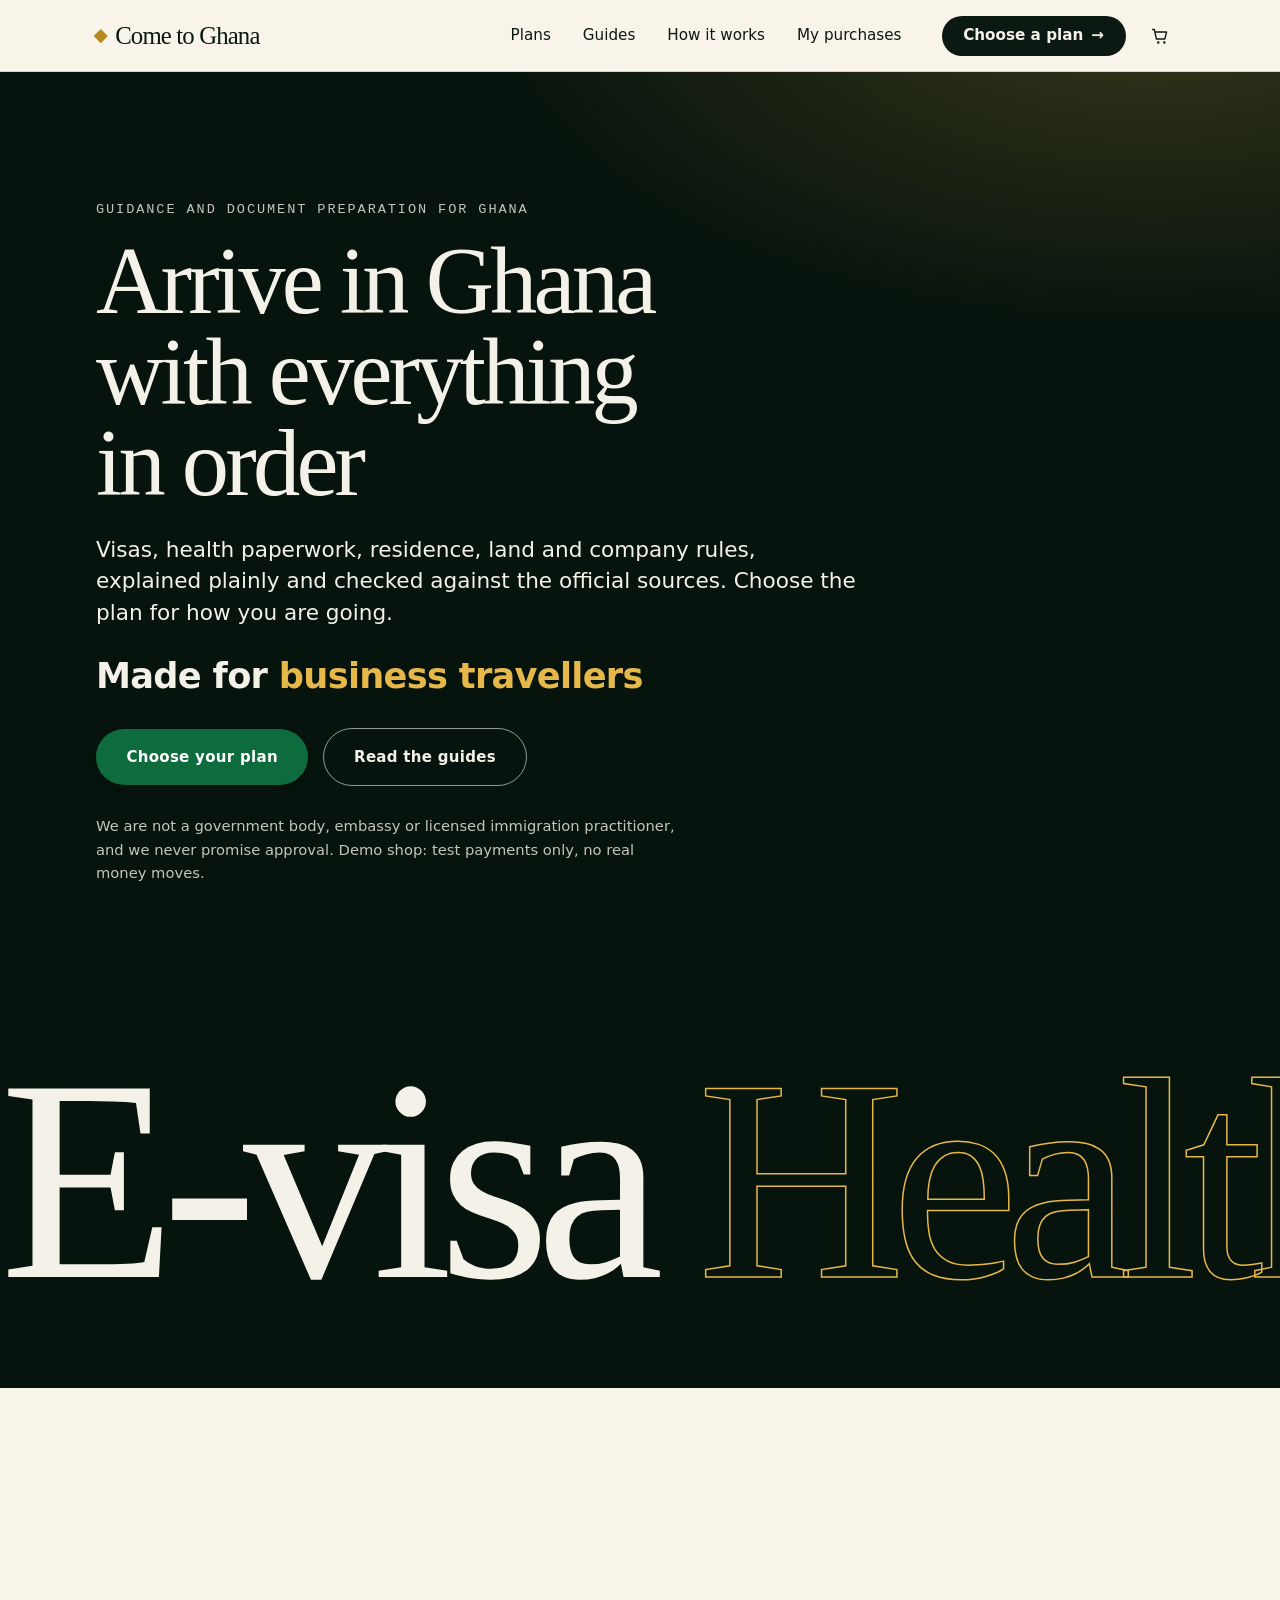
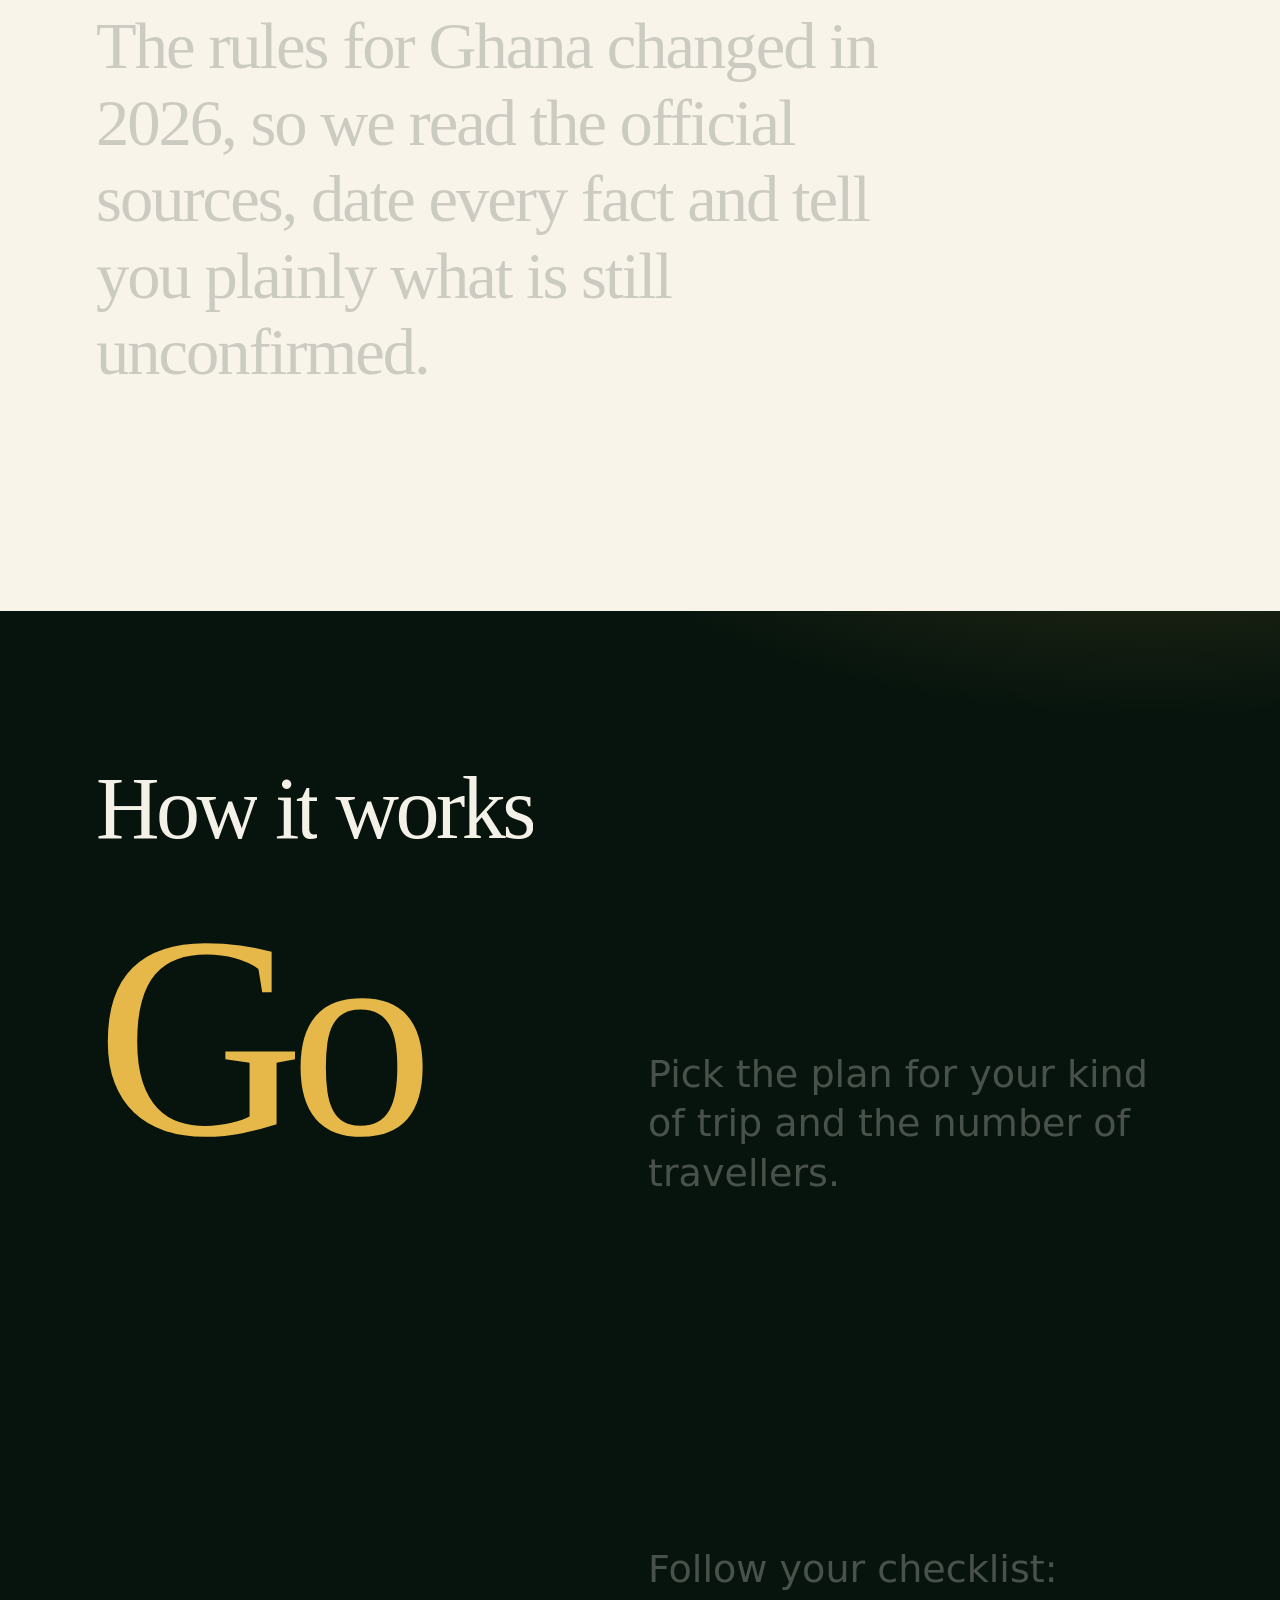
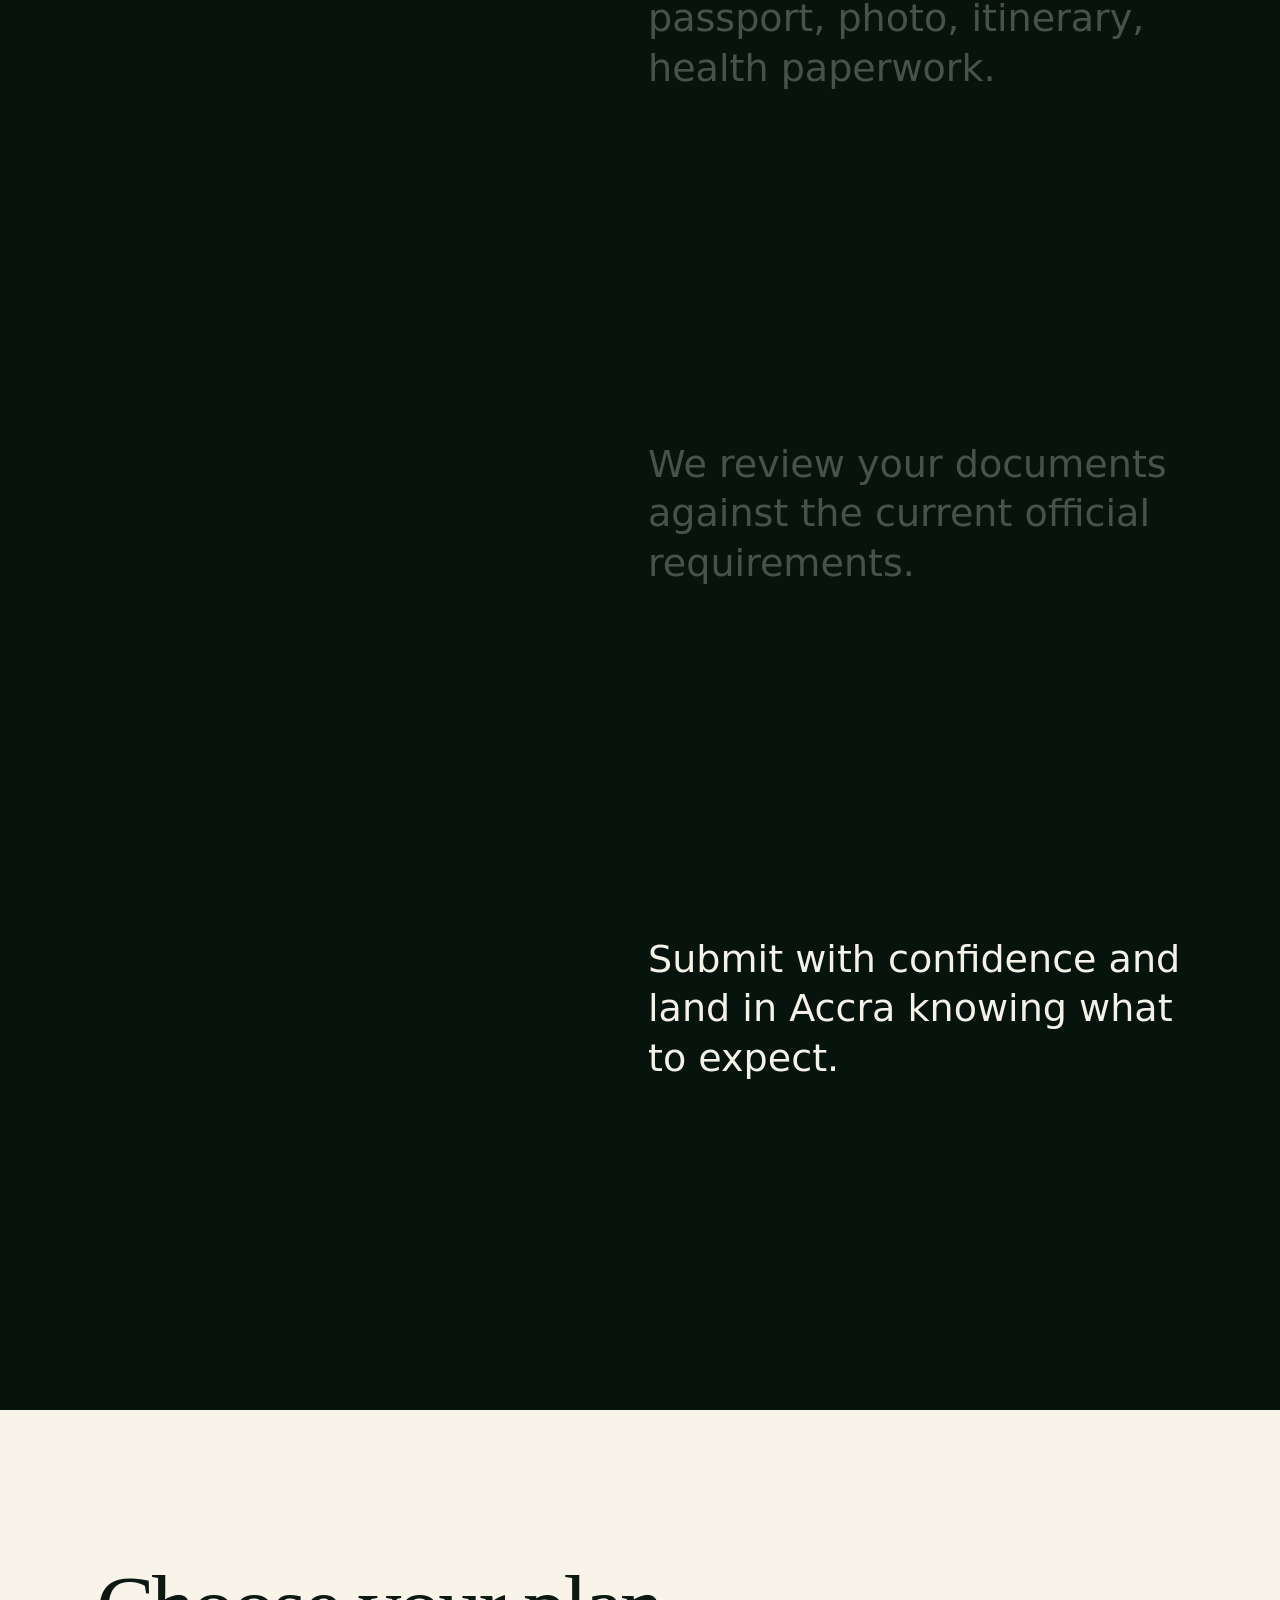
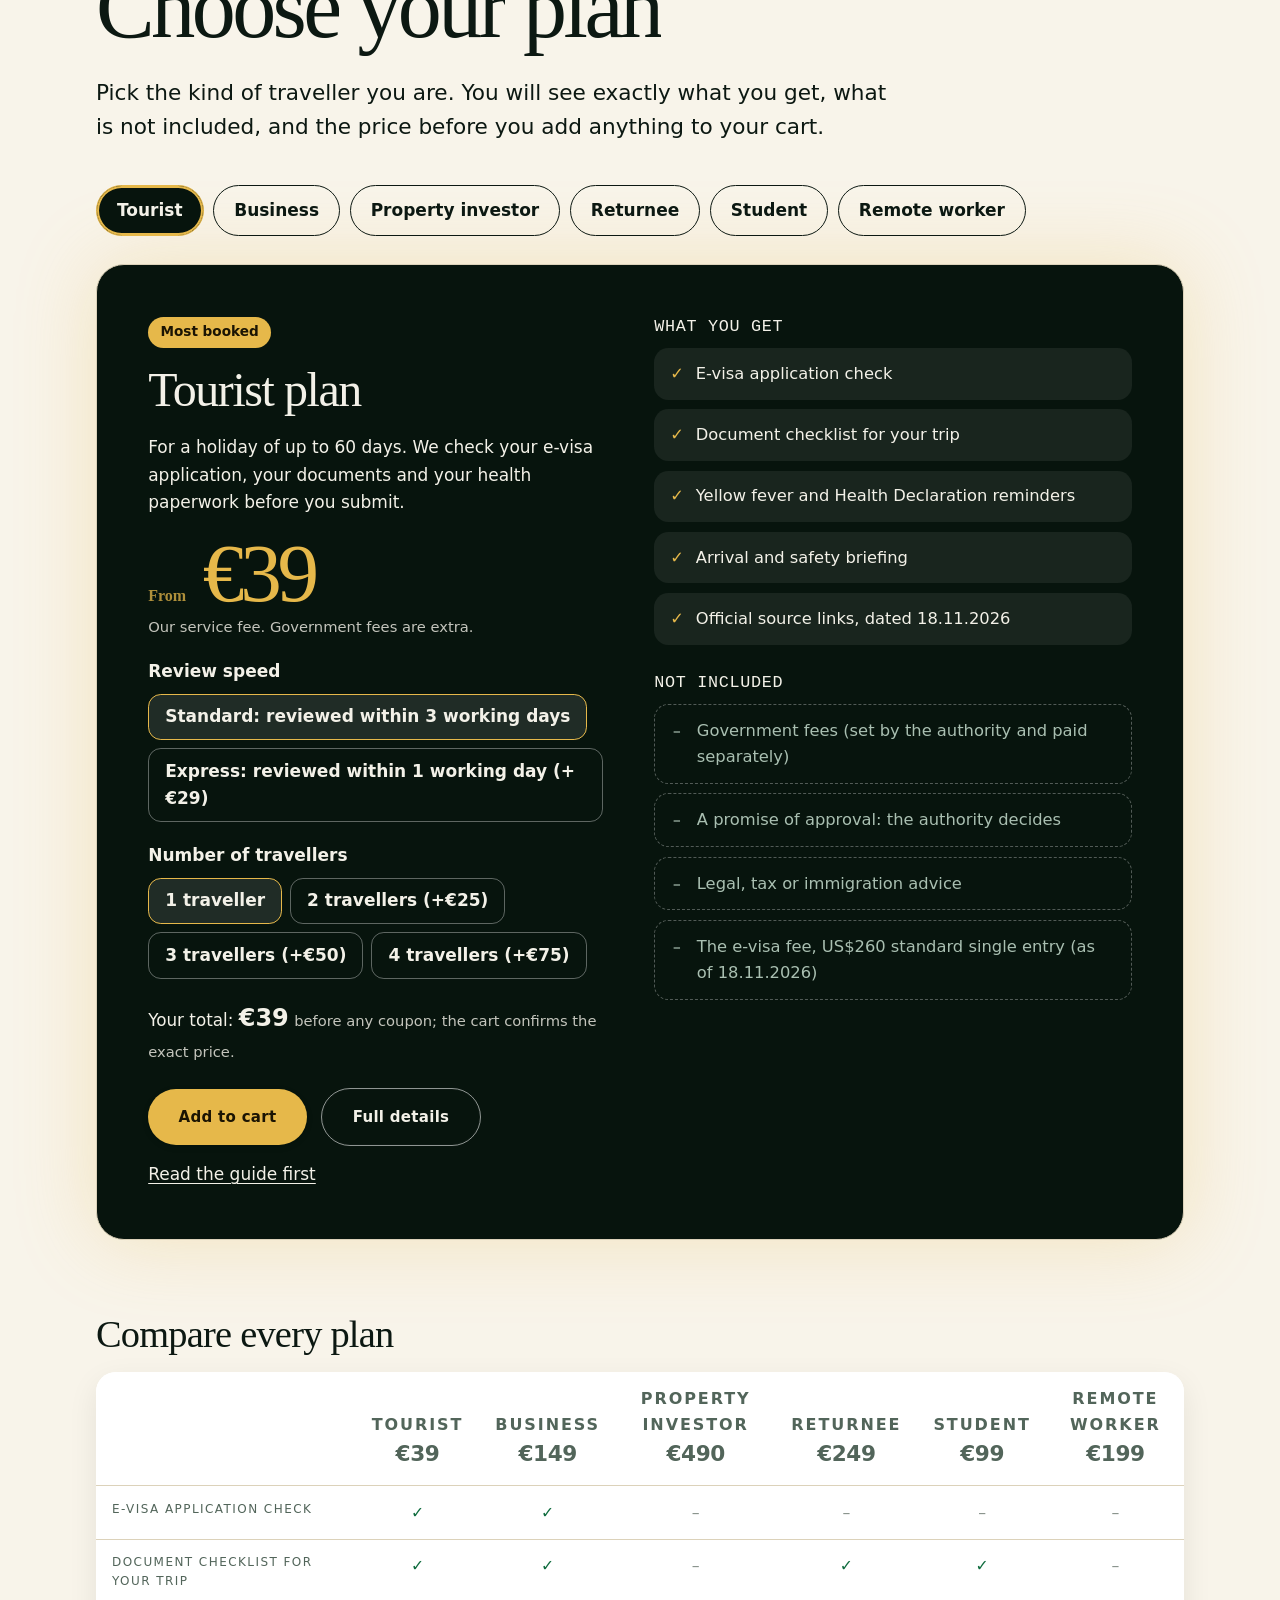
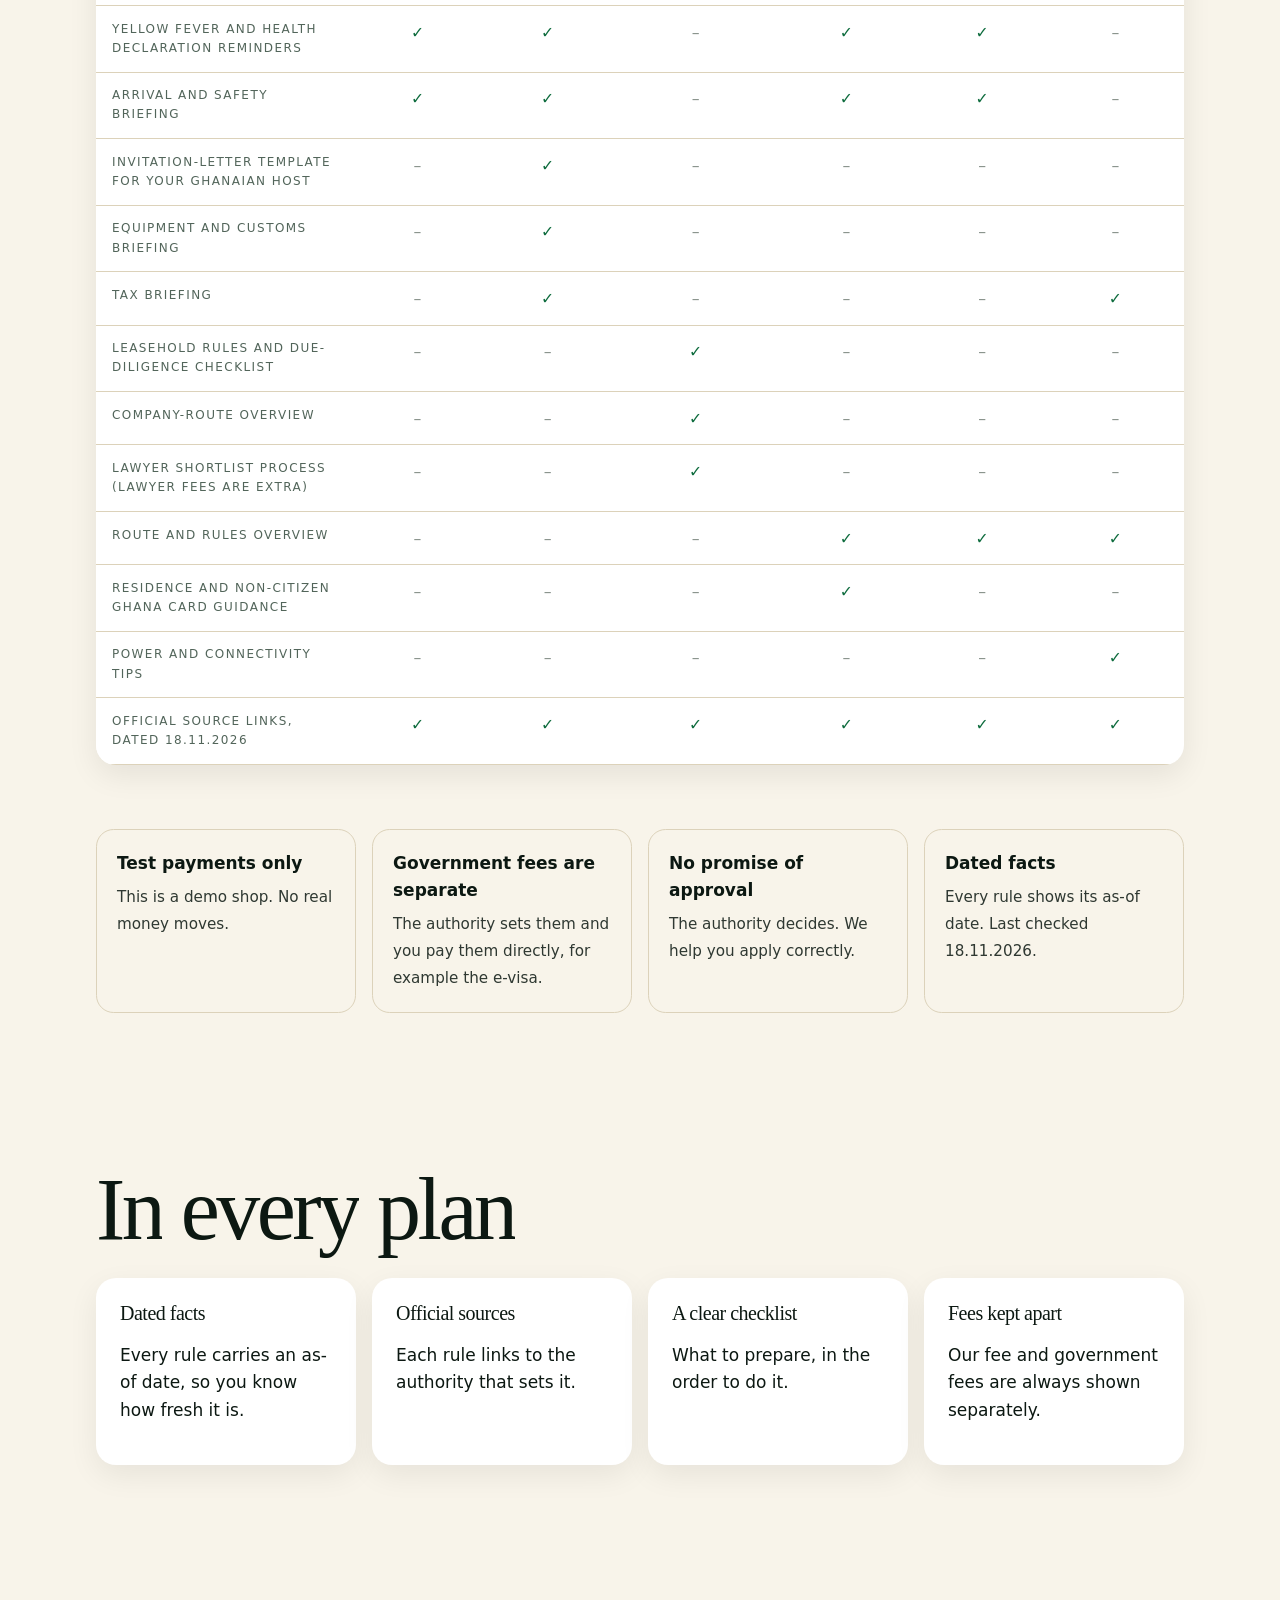
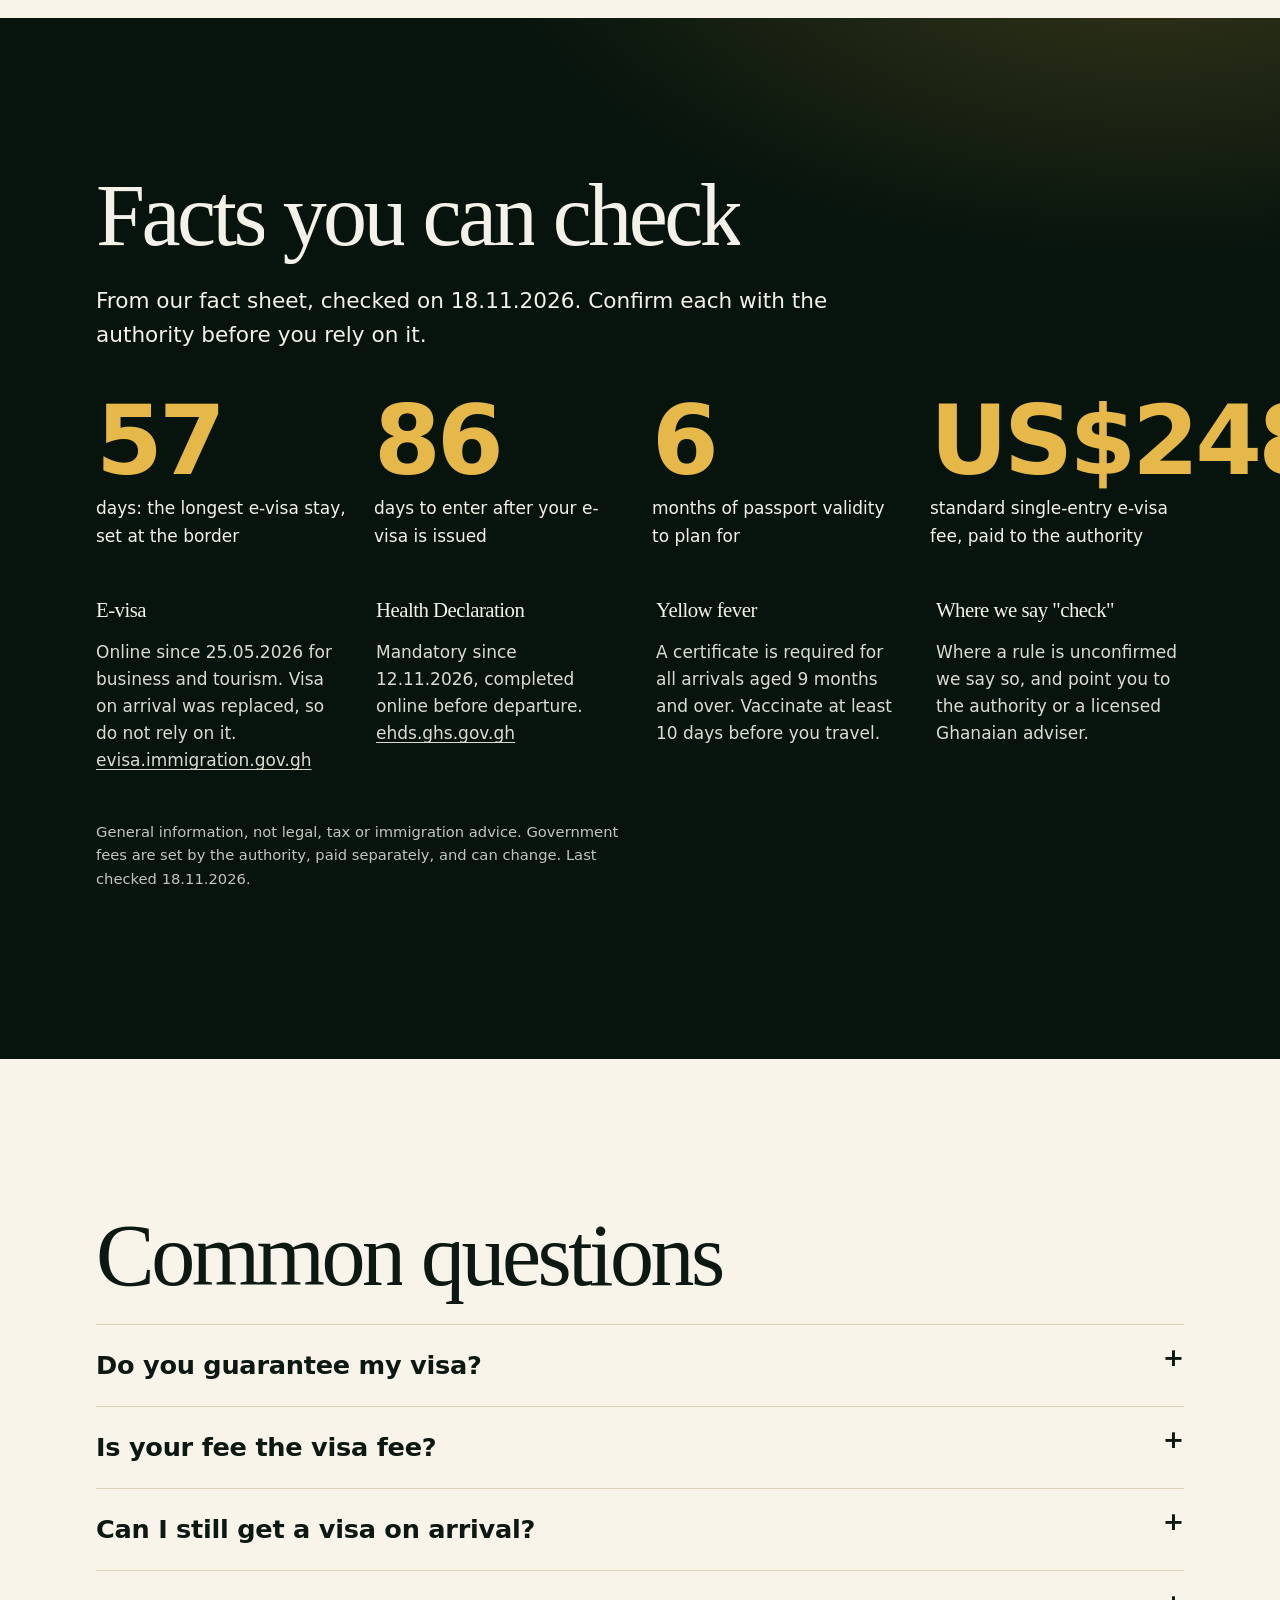
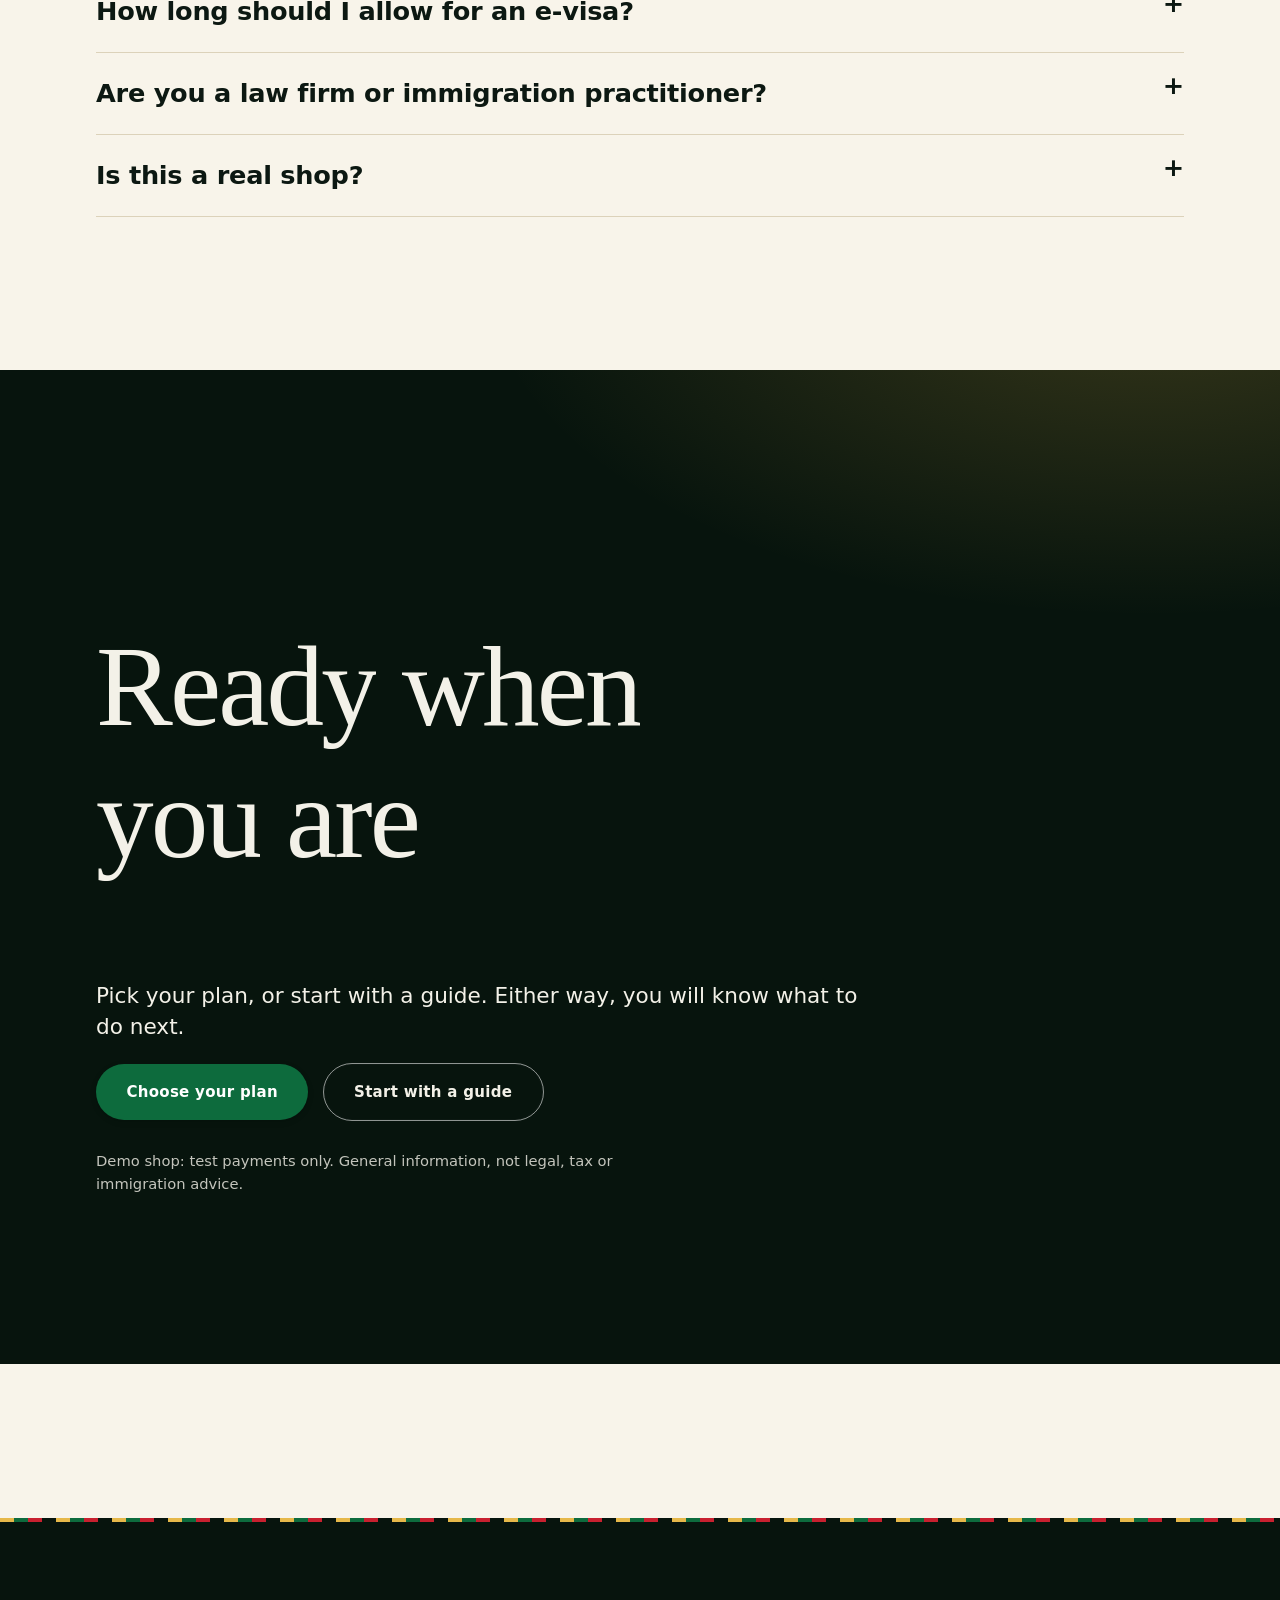
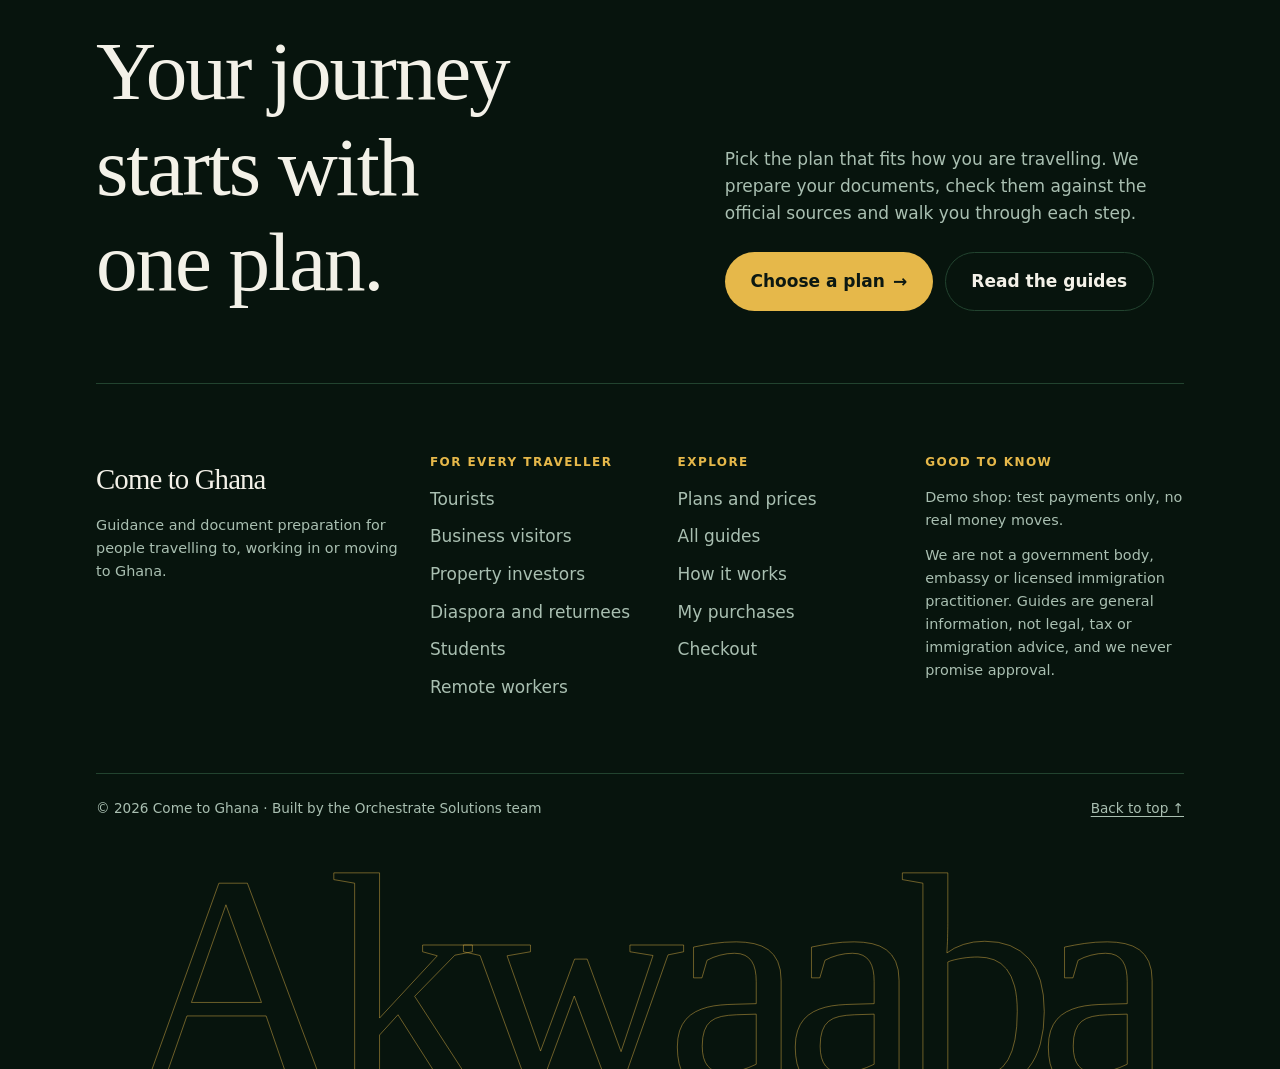
<file: index.html>
<!doctype html>
<html lang="en">
<head>
<meta charset="utf-8">
<meta name="viewport" content="width=device-width, initial-scale=1">
<title>Come to Ghana | Arrive with everything in order</title>
<meta name="description" content="Guidance and document preparation for visiting, working, studying, returning to or investing in Ghana. Pick your plan, see what is included, read dated facts with official sources. Demo shop: test payments only.">
<link rel="stylesheet" href="css/tokens.css"> <link rel="stylesheet" href="css/layout.css"> <link rel="stylesheet" href="css/site.css"> <link rel="stylesheet" href="css/shop/core.css"> <link rel="stylesheet" href="css/shop/cart.css">
<script defer src="js/nav.js"></script> <script defer src="js/motion.js"></script> <script defer src="js/app.js"></script> <script defer src="js/shop/core.js"></script> <script defer src="js/shop/cart.js"></script>
<style>
  @view-transition { navigation: auto; }
  .h-dark { background: radial-gradient(70rem 36rem at 90% -10%, color-mix(in srgb, var(--accent-bright, #f5c542) 22%, transparent), transparent 60%), var(--bg-dark, #10231a); color: var(--on-dark, #f4f7f4); }
  .h-hero { min-height: 100svh; display: flex; align-items: center; padding-block: clamp(5.5rem, 8vw, 7rem) clamp(2rem, 4vw, 3rem); }
  .h-hero > .hv-wrap { width: 100%; margin-inline: 0; }
  .h-hero h1 { font-size: clamp(3rem, min(8vw, 10.5svh), 7.5rem); letter-spacing: -.04em; line-height: .96; margin: 0 0 clamp(1rem, 2vw, 1.75rem) 0; max-width: 14ch; }
  .h-eyebrow { font-family: var(--font-mono, ui-monospace, monospace); font-size: .85rem; letter-spacing: .14em; text-transform: uppercase; opacity: .8; margin: 0 0 1rem; }
  .h-lede { max-width: 56ch; font-size: clamp(1.1rem, 1.8vw, 1.35rem); line-height: 1.45; margin: 0 0 1.25rem; }
  .h-kinetic { font-weight: 700; font-size: clamp(1.3rem, 3vw, 2.2rem); letter-spacing: -.02em; margin: 0 0 1.5rem; }
  .h-kinetic .hv-rotate { color: var(--accent-bright, #f5c542); }
  .h-cta { display: flex; flex-wrap: wrap; gap: .9rem; align-items: center; }
  .h-dark .shop-btn--ghost { color: var(--on-dark, #f4f7f4); background: transparent; border: 1.5px solid rgba(255,255,255,.55); }
  .h-fine { font-size: .92rem; opacity: .8; max-width: 62ch; margin-top: 1.75rem; }
  .h-h2 { font-size: clamp(2.4rem, 7vw, 5.5rem); letter-spacing: -.04em; line-height: 1; margin: 0 0 1.5rem; max-width: 16ch; }
  .h-sub { max-width: 58ch; font-size: clamp(1.1rem, 2vw, 1.35rem); margin: 0 0 2.5rem; }

  .h-vh { position: absolute; width: 1px; height: 1px; overflow: hidden; clip: rect(0 0 0 0); white-space: nowrap; }
  /* plan chooser */
  .h-tabs { display: flex; flex-wrap: wrap; gap: .6rem; margin: 0 0 1.75rem; padding: 0; list-style: none; }
  .h-tab { font: inherit; font-weight: 700; padding: .7rem 1.25rem; border-radius: 999px; border: 1.5px solid currentColor; background: transparent; color: inherit; cursor: pointer; transition: background .3s, color .3s, transform .3s cubic-bezier(.2,.7,.2,1); }
  .h-tab:hover { transform: translateY(-2px); }
  .h-tab[aria-selected="true"] { background: var(--plan-feat-bg, #111); color: var(--plan-feat-ink, #fff); border-color: var(--plan-feat-border, #e6b84a); box-shadow: 0 0 0 2px var(--plan-feat-border, #e6b84a) inset; }
  .h-tab:focus-visible, .h-seg label:focus-within { outline: 3px solid var(--accent, #0f6b3f); outline-offset: 3px; }
  .h-panel { border: 1px solid var(--plan-border, transparent); display: grid; gap: clamp(1.75rem, 4vw, 4rem); grid-template-columns: 1fr; align-items: start; padding: clamp(1.5rem, 4vw, 3.5rem); border-radius: var(--plan-radius, 1.75rem); background: var(--plan-feat-bg, #0a1c12); color: var(--plan-feat-ink, #fff); box-shadow: var(--plan-feat-glow, 0 30px 80px rgba(0,0,0,.2)); }
  @media (min-width: 56rem) { .h-panel { grid-template-columns: minmax(0, 1fr) minmax(0, 1.05fr); } }
  .h-badge { display: inline-block; padding: var(--plan-badge-pad, .3rem .9rem); border-radius: 999px; background: var(--plan-badge-bg, #e6b84a); color: var(--plan-badge-ink, #1b1403); font-weight: 700; font-size: .85rem; margin-bottom: .9rem; }
  .h-panel h3 { font-size: clamp(1.9rem, 4vw, 3rem); letter-spacing: -.03em; margin: 0 0 .75rem; }
  .h-price { font-family: var(--plan-price-font, inherit); color: var(--plan-price-feat, #e6b84a); font-size: var(--plan-price-size, 4rem); font-weight: var(--plan-price-weight, 500); letter-spacing: var(--plan-price-track, -.04em); line-height: var(--plan-price-lh, 1); margin: 1.25rem 0 .25rem; font-variant-numeric: tabular-nums; }
  .h-price small { font-size: 1rem; font-weight: 600; letter-spacing: 0; opacity: .75; }
  .h-opt { border: 0; padding: 0; margin: 1.25rem 0 0; }
  .h-opt legend { font-weight: 700; margin-bottom: .5rem; padding: 0; }
  .h-seg { display: flex; flex-wrap: wrap; gap: .5rem; }
  .h-seg label { cursor: pointer; }
  .h-seg input { position: absolute; opacity: 0; pointer-events: none; }
  .h-seg span { display: inline-block; padding: .55rem 1rem; border-radius: .8rem; border: 1.5px solid rgba(255,255,255,.35); font-weight: 600; transition: background .25s, border-color .25s; }
  .h-seg input:checked + span { border-color: var(--plan-feat-border, #e6b84a); background: rgba(255,255,255,.1); }
  .h-seg input:focus-visible + span { outline: 3px solid var(--plan-feat-border, #e6b84a); outline-offset: 2px; }
  .h-total { margin: 1.25rem 0 0; font-size: 1.05rem; }
  .h-total b { font-size: 1.5rem; font-variant-numeric: tabular-nums; }
  .h-panel .h-cta { margin-top: 1.5rem; }
  .h-panel a:not(.shop-btn) { color: inherit; }
  .h-panel .shop-btn { background: var(--plan-badge-bg, #e6b84a); color: var(--plan-badge-ink, #1b1403); }
  .h-panel .shop-btn--ghost { background: transparent; color: inherit; border: 1.5px solid rgba(255,255,255,.55); }
  .h-note { font-size: .92rem; opacity: .8; margin-top: 1rem; max-width: 60ch; }
  .h-col h4 { margin: 0 0 .75rem; font-size: 1.05rem; letter-spacing: .04em; text-transform: uppercase; font-family: var(--font-mono, ui-monospace, monospace); }
  .h-incl, .h-excl { list-style: none; margin: 0 0 1.75rem; padding: 0; display: grid; gap: .6rem; }
  .h-incl li, .h-excl li { padding: .8rem 1rem .8rem 2.6rem; border-radius: .9rem; position: relative; font-size: 1.02rem; }
  .h-incl li { background: rgba(255,255,255,.07); }
  .h-incl li::before { content: "✓"; position: absolute; left: 1rem; font-weight: 800; color: var(--plan-check-feat, #e6b84a); }
  .h-excl li { border: 1.5px dashed rgba(255,255,255,.3); color: var(--plan-feat-soft, inherit); }
  .h-excl li::before { content: "–"; position: absolute; left: 1.1rem; font-weight: 800; opacity: .6; }
  .h-compare { margin-top: clamp(2.5rem, 6vw, 4.5rem); }
  .h-compare h3 { font-size: clamp(1.6rem, 3.5vw, 2.4rem); letter-spacing: -.02em; margin: 0 0 1rem; }
  .h-scroll { overflow-x: auto; border-radius: 1.25rem; box-shadow: 0 10px 30px rgba(0,0,0,.08); background: var(--surface, #fff); }
  .h-table { border-collapse: separate; border-spacing: 0; width: 100%; min-width: 46rem; font-size: .98rem; }
  .h-table th, .h-table td { padding: .85rem 1rem; text-align: center; border-bottom: 1px solid var(--line, rgba(128,128,128,.25)); }
  .h-table thead th { position: sticky; top: 0; background: var(--surface, #fff); font-size: 1rem; vertical-align: bottom; }
  .h-table tbody th { text-align: left; font-weight: 500; position: sticky; left: 0; background: var(--surface, #fff); min-width: 14rem; }
  .h-table thead th:first-child { position: sticky; left: 0; z-index: 2; text-align: left; }
  .h-table .h-pr { display: block; font-size: 1.35rem; font-weight: 800; letter-spacing: -.02em; }
  .h-table .on { color: var(--plan-check, #0f6b3f); font-weight: 800; }
  .h-table .off { color: var(--plan-cross, #8a948d); }
  .h-table tr.is-cur :is(th, td) { background: var(--accent-soft, rgba(15,107,63,.1)); }
  .h-assure { list-style: none; margin: clamp(2.5rem, 6vw, 4rem) 0 0; padding: 0; display: grid; gap: 1rem; grid-template-columns: repeat(auto-fit, minmax(14rem, 1fr)); }
  .h-assure li { padding: 1.25rem; border-radius: 1.1rem; border: 1.5px solid var(--line, rgba(128,128,128,.35)); }
  .h-assure strong { display: block; margin-bottom: .35rem; }
  .h-assure span { font-size: .95rem; opacity: .85; }

  /* trust */
  .h-facts { display: grid; gap: 2rem 1.5rem; grid-template-columns: repeat(auto-fit, minmax(13rem, 1fr)); margin: 0 0 3rem; }
  .h-fact strong { display: block; font-size: clamp(3.2rem, 8vw, 6rem); letter-spacing: -.04em; line-height: 1; color: var(--accent-bright, #f5c542); }
  .h-fact span { display: block; margin-top: .4rem; max-width: 24ch; }
  .h-trust { display: grid; gap: 1.5rem 2rem; grid-template-columns: repeat(auto-fit, minmax(15rem, 1fr)); }
  .h-trust h3 { font-size: 1.3rem; margin: 0 0 .4rem; }
  .h-trust a { color: inherit; text-decoration-thickness: 1px; text-underline-offset: .2em; }
  .h-trust p { opacity: .9; }

  /* every plan */
  .h-every { display: grid; gap: 1rem; grid-template-columns: repeat(auto-fit, minmax(15rem, 1fr)); }
  .h-every div { padding: 1.5rem; border-radius: 1.25rem; background: var(--surface, #fff); box-shadow: 0 10px 30px rgba(0,0,0,.07); }
  .h-every h3 { font-size: 1.25rem; margin: 0 0 .4rem; }

  /* FAQ */
  .h-faq details { border-top: 1.5px solid var(--line, rgba(128,128,128,.35)); padding-block: 1.25rem; }
  .h-faq details:last-child { border-bottom: 1.5px solid var(--line, rgba(128,128,128,.35)); }
  .h-faq summary { cursor: pointer; font-weight: 700; font-size: clamp(1.15rem, 2.4vw, 1.6rem); letter-spacing: -.01em; list-style: none; display: flex; justify-content: space-between; gap: 1rem; }
  .h-faq summary::-webkit-details-marker { display: none; }
  .h-faq summary::after { content: "+"; font-size: 1.6rem; line-height: 1; transition: transform .3s cubic-bezier(.2,.7,.2,1); }
  .h-faq details[open] summary::after { transform: rotate(45deg); }
  .h-faq summary:focus-visible { outline: 3px solid var(--accent, #0f6b3f); outline-offset: 4px; }
  .h-faq p { margin: .9rem 0 0; max-width: 62ch; }
  .h-final h2 { font-size: clamp(2.8rem, 9vw, 7.5rem); max-width: 13ch; }
  .scrolly-word { color: var(--accent-bright, #f5c542); }
</style>
</head>
<body>
<main id="main">

  <section class="hv-section h-dark h-hero" aria-labelledby="h-title">
    <div class="hv-wrap">
      <p class="h-eyebrow">Guidance and document preparation for Ghana</p>
      <h1 id="h-title" data-words>Arrive in Ghana with everything in order</h1>
      <p class="h-lede">Visas, health paperwork, residence, land and company rules, explained plainly and checked against the official sources. Choose the plan for how you are going.</p>
      <p class="h-kinetic">Made for <span class="hv-rotate" data-words="visitors|business travellers|property investors|returning families|students|remote workers">visitors</span></p>
      <div class="h-cta">
        <a class="shop-btn" href="#plans">Choose your plan</a>
        <a class="shop-btn shop-btn--ghost" href="pages/guides/index.html">Read the guides</a>
      </div>
      <p class="h-fine">We are not a government body, embassy or licensed immigration practitioner, and we never promise approval. Demo shop: test payments only, no real money moves.</p>
    </div>
  </section>

  <div class="hv-marquee"><div class="hv-marquee-track">
    <span>E-visa</span><span>Health Declaration</span><span>Yellow fever</span><span>Ghana Card</span><span>Leasehold</span><span>Accra</span>
  </div></div>

  <section class="hv-section" aria-label="Our approach">
    <div class="hv-wrap">
      <p class="hv-statement">The rules for Ghana changed in 2026, so we read the official sources, date every fact and tell you plainly what is still unconfirmed.</p>
    </div>
  </section>

  <section class="hv-section h-dark" data-scrolly aria-labelledby="how-h">
    <div class="hv-wrap">
      <h2 id="how-h" class="h-h2">How it works</h2>
      <div class="hv-scrolly">
        <div class="hv-scrolly-word scrolly-word" aria-hidden="true">Choose</div>
        <div class="hv-scrolly-steps">
          <div data-step data-word="Choose">Pick the plan for your kind of trip and the number of travellers.</div>
          <div data-step data-word="Prepare">Follow your checklist: passport, photo, itinerary, health paperwork.</div>
          <div data-step data-word="Check">We review your documents against the current official requirements.</div>
          <div data-step data-word="Go">Submit with confidence and land in Accra knowing what to expect.</div>
        </div>
      </div>
    </div>
  </section>

  <section class="hv-section" id="plans" aria-labelledby="plans-h">
    <div class="hv-wrap">
      <h2 id="plans-h" class="h-h2">Choose your plan</h2>
      <p class="h-sub">Pick the kind of traveller you are. You will see exactly what you get, what is not included, and the price before you add anything to your cart.</p>
      <div id="chooser">
        <p><a class="shop-btn" href="pages/services.html">See every plan and price</a></p>
      </div>
      <ul class="h-assure" aria-label="Good to know">
        <li><strong>Test payments only</strong><span>This is a demo shop. No real money moves.</span></li>
        <li><strong>Government fees are separate</strong><span>The authority sets them and you pay them directly, for example the e-visa.</span></li>
        <li><strong>No promise of approval</strong><span>The authority decides. We help you apply correctly.</span></li>
        <li><strong>Dated facts</strong><span>Every rule shows its as-of date. Last checked 18.11.2026.</span></li>
      </ul>
    </div>
  </section>

  <section class="hv-section" aria-labelledby="every-h" style="padding-top:0">
    <div class="hv-wrap">
      <h2 id="every-h" class="h-h2">In every plan</h2>
      <div class="h-every">
        <div><h3>Dated facts</h3><p>Every rule carries an as-of date, so you know how fresh it is.</p></div>
        <div><h3>Official sources</h3><p>Each rule links to the authority that sets it.</p></div>
        <div><h3>A clear checklist</h3><p>What to prepare, in the order to do it.</p></div>
        <div><h3>Fees kept apart</h3><p>Our fee and government fees are always shown separately.</p></div>
      </div>
    </div>
  </section>

  <section class="hv-section h-dark" aria-labelledby="trust-h">
    <div class="hv-wrap">
      <h2 id="trust-h" class="h-h2">Facts you can check</h2>
      <p class="h-sub">From our fact sheet, checked on 18.11.2026. Confirm each with the authority before you rely on it.</p>
      <div class="h-facts">
        <div class="h-fact"><strong data-count="60">0</strong><span>days: the longest e-visa stay, set at the border</span></div>
        <div class="h-fact"><strong data-count="90">0</strong><span>days to enter after your e-visa is issued</span></div>
        <div class="h-fact"><strong data-count="6">0</strong><span>months of passport validity to plan for</span></div>
        <div class="h-fact"><strong data-count="260" data-prefix="US$">0</strong><span>standard single-entry e-visa fee, paid to the authority</span></div>
      </div>
      <div class="h-trust">
        <div><h3>E-visa</h3><p>Online since 25.05.2026 for business and tourism. Visa on arrival was replaced, so do not rely on it. <a href="https://evisa.immigration.gov.gh">evisa.immigration.gov.gh</a></p></div>
        <div><h3>Health Declaration</h3><p>Mandatory since 12.11.2026, completed online before departure. <a href="https://ehds.ghs.gov.gh/declaration">ehds.ghs.gov.gh</a></p></div>
        <div><h3>Yellow fever</h3><p>A certificate is required for all arrivals aged 9 months and over. Vaccinate at least 10 days before you travel.</p></div>
        <div><h3>Where we say "check"</h3><p>Where a rule is unconfirmed we say so, and point you to the authority or a licensed Ghanaian adviser.</p></div>
      </div>
      <p class="h-fine">General information, not legal, tax or immigration advice. Government fees are set by the authority, paid separately, and can change. Last checked 18.11.2026.</p>
    </div>
  </section>

  <section class="hv-section" aria-labelledby="faq-h">
    <div class="hv-wrap">
      <h2 id="faq-h" class="h-h2">Common questions</h2>
      <div class="h-faq">
        <details><summary>Do you guarantee my visa?</summary><p>No. The authority decides. We help you prepare a correct, complete application and tell you what to expect.</p></details>
        <details><summary>Is your fee the visa fee?</summary><p>No. Our fee is for guidance and document preparation. Government fees, such as the e-visa, are set by the authority and paid separately.</p></details>
        <details><summary>Can I still get a visa on arrival?</summary><p>The May 2026 reform replaced it. Do not rely on it, as you risk being denied boarding. Check the e-visa portal for your passport.</p></details>
        <details><summary>How long should I allow for an e-visa?</summary><p>Sources differ, from 48 hours to 96 hours. We suggest allowing a week or more, and answering any request for information within 72 hours.</p></details>
        <details><summary>Are you a law firm or immigration practitioner?</summary><p>No. We offer general information and document preparation. For land, company or tax questions, speak to a licensed Ghanaian adviser; our plans say where.</p></details>
        <details><summary>Is this a real shop?</summary><p>It is a demonstration. Payments are test payments only and no real money moves.</p></details>
      </div>
    </div>
  </section>

  <section class="hv-section h-dark h-final" aria-labelledby="final-h">
    <div class="hv-wrap">
      <h2 id="final-h">Ready when you are</h2>
      <p class="h-lede">Pick your plan, or start with a guide. Either way, you will know what to do next.</p>
      <div class="h-cta">
        <a class="shop-btn" href="#plans">Choose your plan</a>
        <a class="shop-btn shop-btn--ghost" href="pages/guides/index.html">Start with a guide</a>
      </div>
      <p class="h-fine">Demo shop: test payments only. General information, not legal, tax or immigration advice.</p>
    </div>
  </section>
</main>
</body>
</html>
</file>
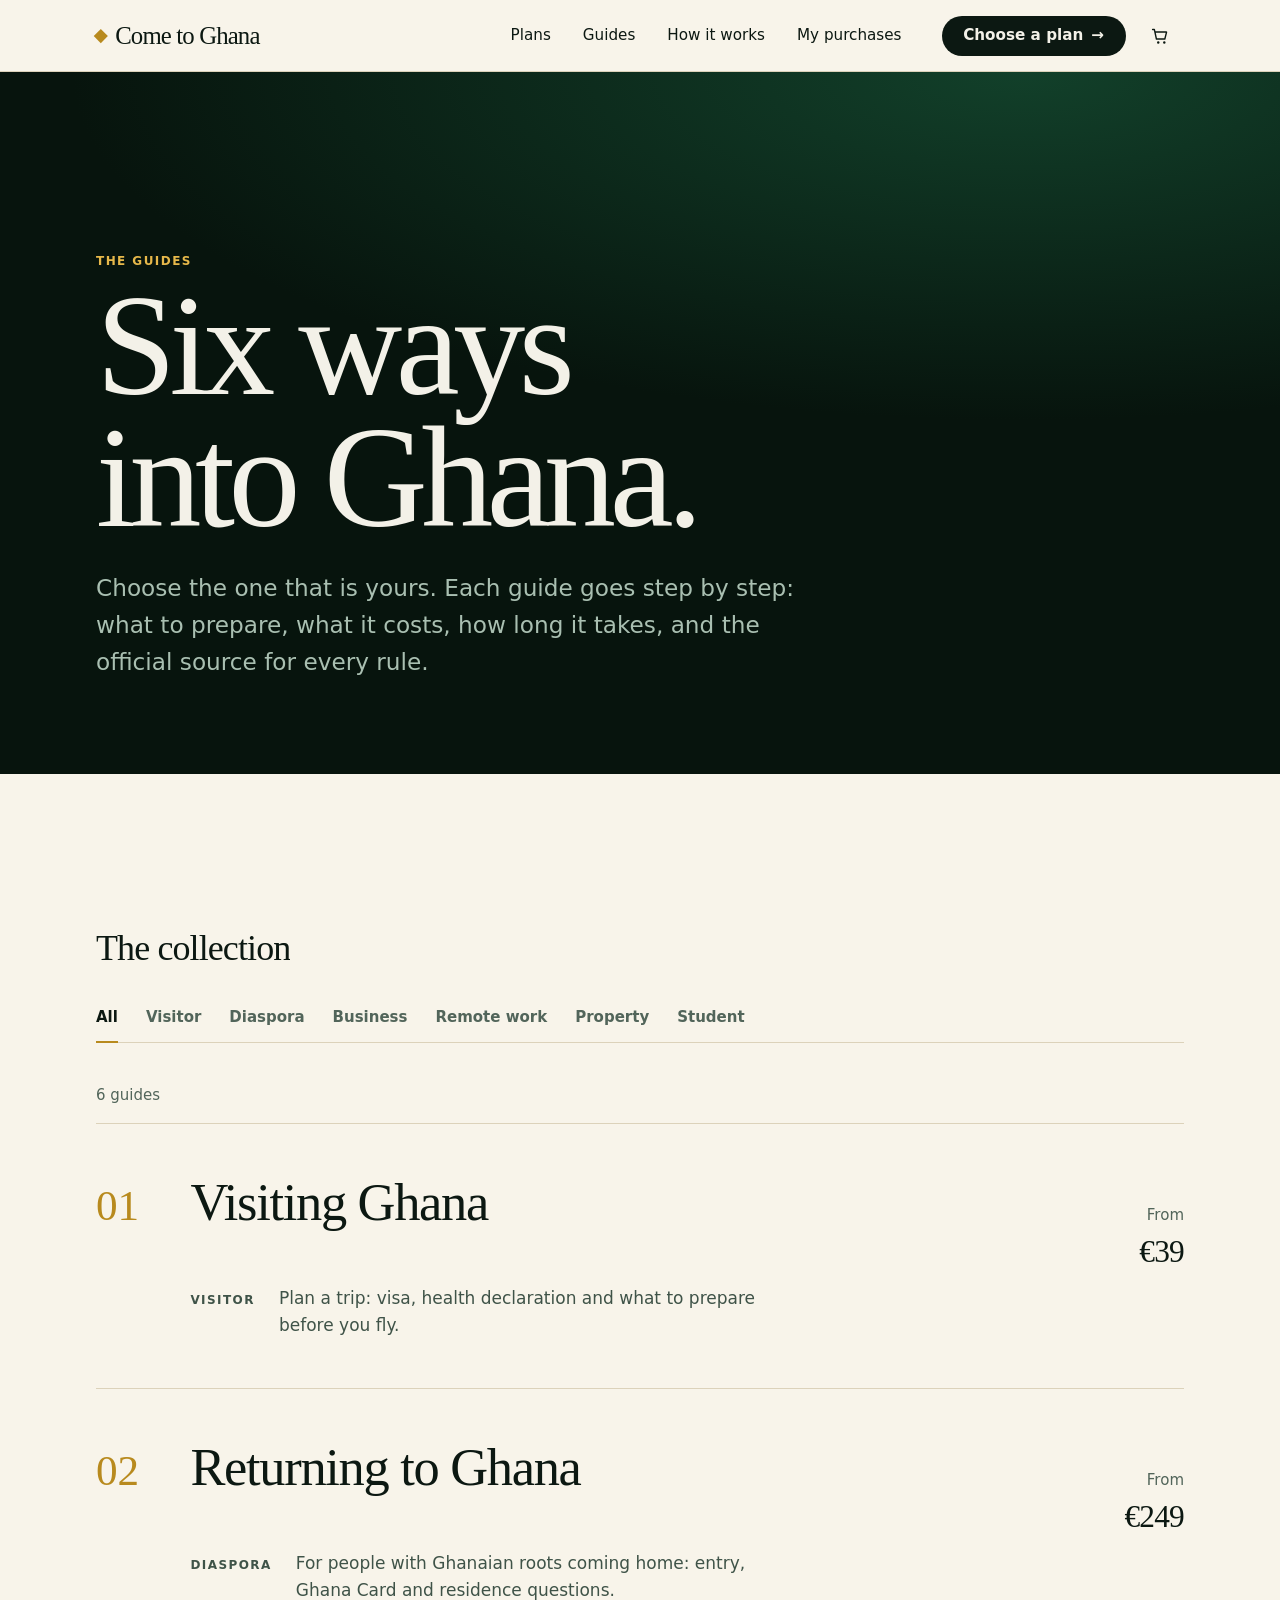
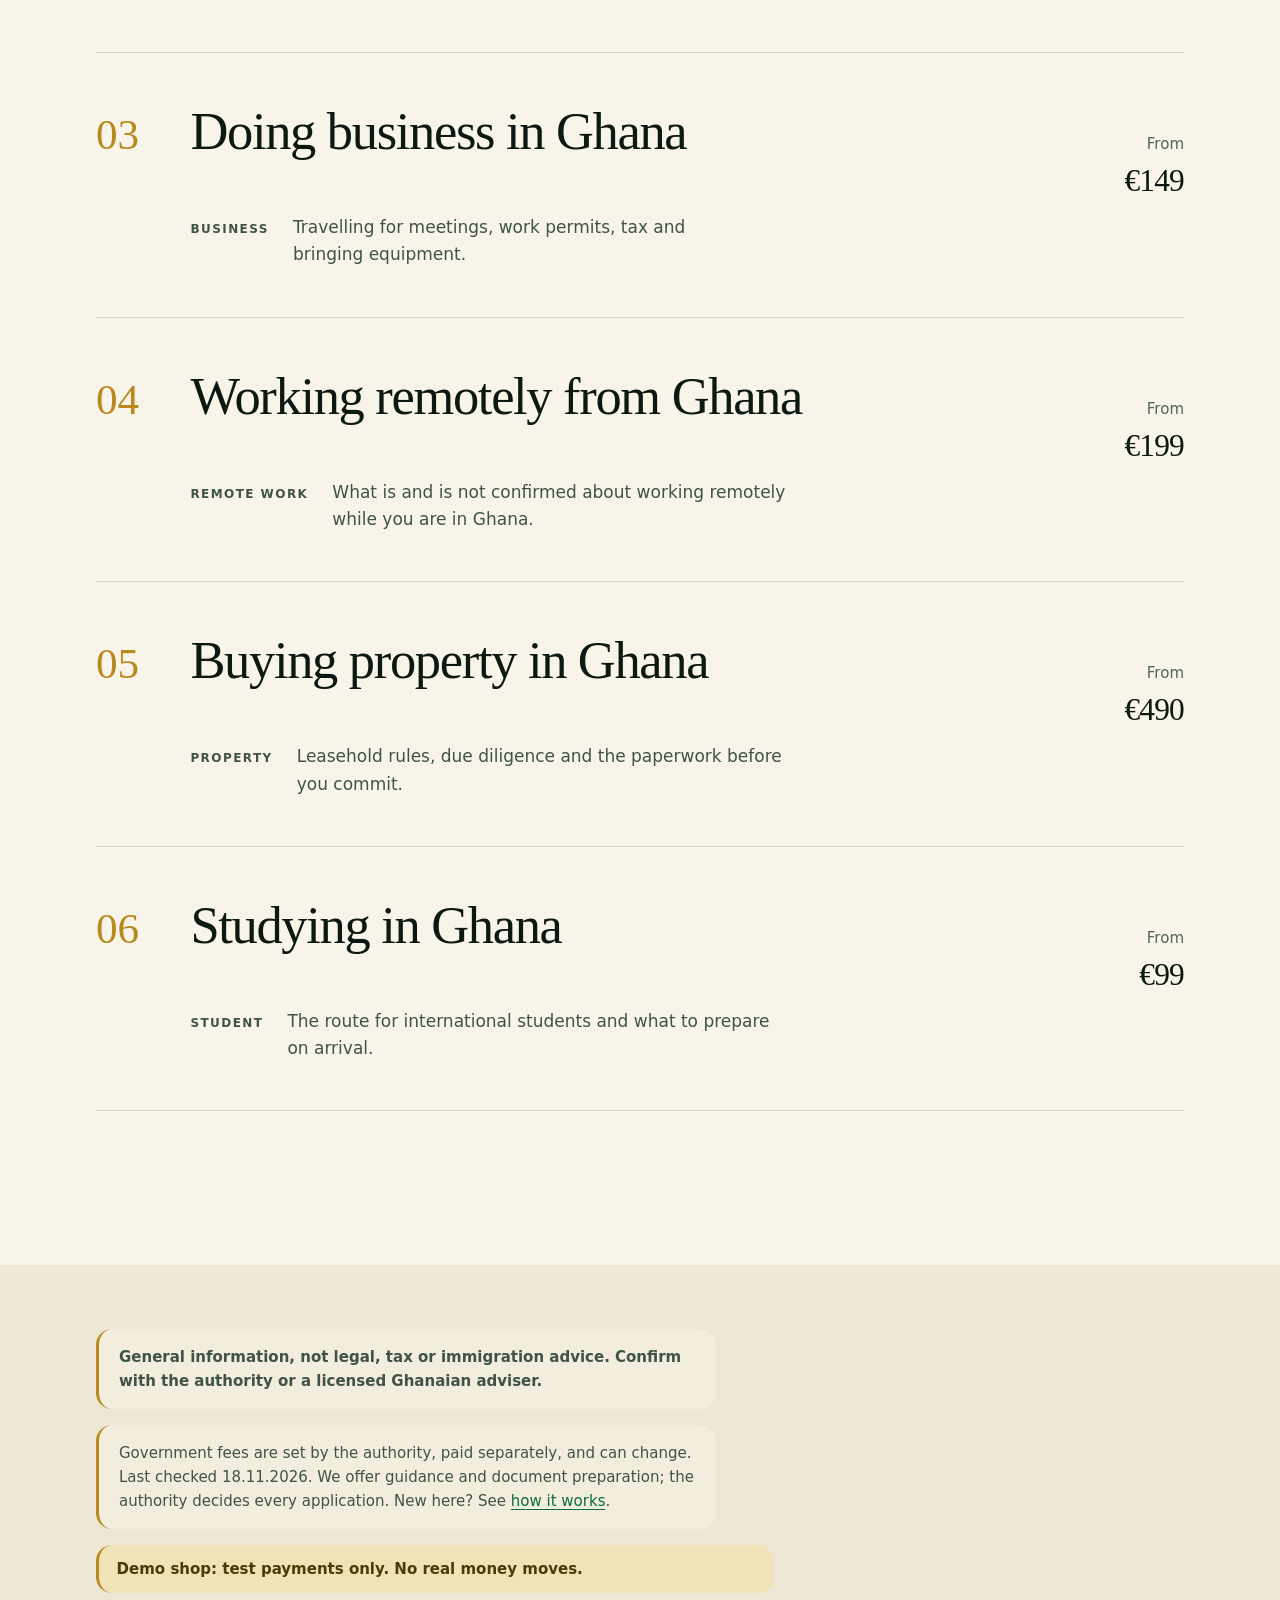
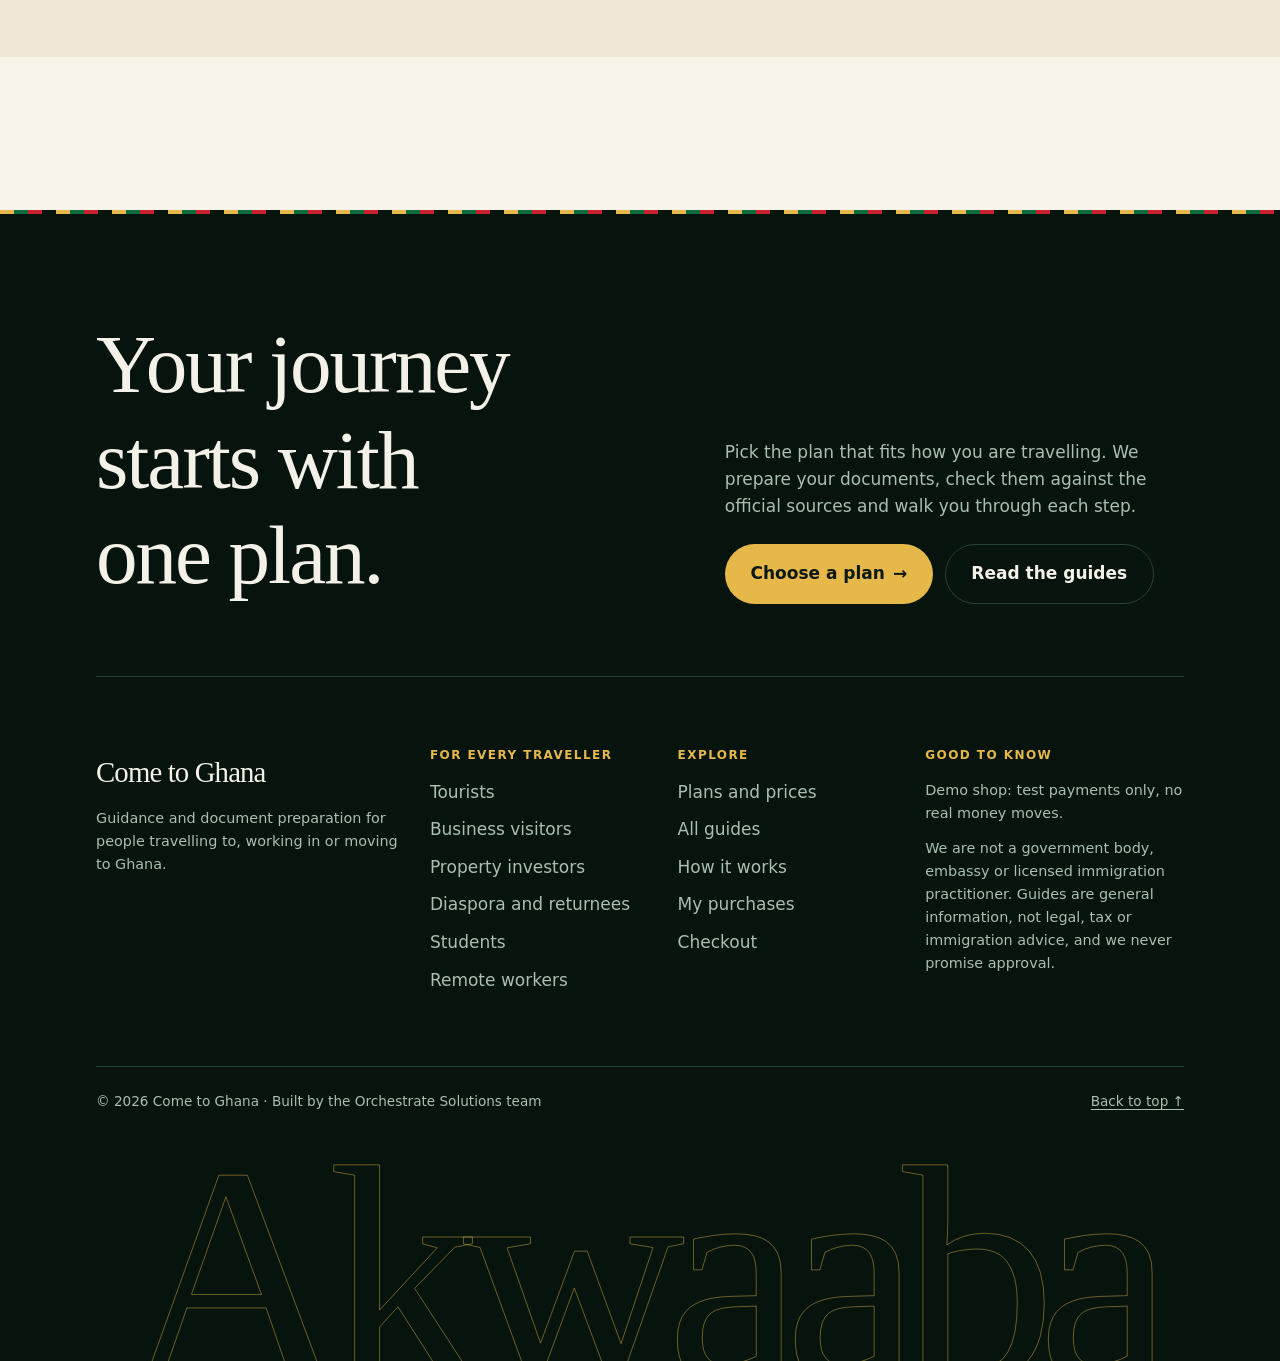
<file: pages/guides/index.html>
<!doctype html>
<html lang="en">
<head>
<meta charset="utf-8">
<meta name="viewport" content="width=device-width, initial-scale=1">
<title>Guides | Come to Ghana</title>
<meta name="description" content="A curated collection of step-by-step guides for every kind of traveller to Ghana: what to prepare, costs and timelines, official sources.">
<link rel="stylesheet" href="../../css/tokens.css"> <link rel="stylesheet" href="../../css/layout.css"> <link rel="stylesheet" href="../../css/site.css"> <link rel="stylesheet" href="../../css/shop/core.css"> <link rel="stylesheet" href="../../css/shop/cart.css">
<script defer src="../../js/nav.js"></script> <script defer src="../../js/motion.js"></script> <script defer src="../../js/app.js"></script> <script defer src="../../js/shop/core.js"></script> <script defer src="../../js/shop/cart.js"></script>
<script defer src="../../js/shop/guides.js"></script>
<style>
  .g-hero { min-height: 78svh; display: flex; flex-direction: column; justify-content: center; padding-block: clamp(7rem, 14vw, 11rem) clamp(3rem, 7vw, 6rem); }
  .g-hero h1 { font-size: var(--fs-hero); line-height: var(--lh-tight); margin: .5rem 0 1.5rem; max-width: 12ch; }
  .g-hero .lede { font-size: var(--fs-lg); max-width: 48ch; color: var(--on-dark-soft); margin: 0; }
  .g-hero .eyebrow { margin: 0; }
  .g-sec { padding-block: var(--space-section); }
  .g-sec h2 { font-size: var(--fs-xl); margin: 0 0 var(--space-5); }
  .g-notes { padding-block: var(--space-7); display: grid; gap: 1rem; }
  .g-notes p { margin: 0; }
  #guide-filters { display: flex; flex-wrap: wrap; gap: .25rem 1.75rem; margin: 0 0 var(--space-6); padding: 0; border-bottom: 1px solid var(--line); }
  #guide-filters button { font: inherit; font-size: var(--fs-sm); font-weight: 600; background: none; border: 0; border-bottom: 2px solid transparent; margin-bottom: -1px; padding: .75rem 0; color: var(--muted); cursor: pointer; transition: color .3s, border-color .3s; }
  #guide-filters button:hover { color: var(--ink); }
  #guide-filters button[aria-pressed="true"] { color: var(--ink); border-bottom-color: var(--gold); }
  #guide-filters button:focus-visible { outline: 3px solid var(--accent); outline-offset: 3px; }
  #guide-count { margin: 0 0 var(--space-4); color: var(--muted); font-size: var(--fs-sm); }
  #guide-list { list-style: none; margin: 0; padding: 0; counter-reset: g; }
  #guide-list > li { max-width: none; }
  .g-row { counter-increment: g; position: relative; display: grid; grid-template-columns: auto 1fr auto; gap: .5rem clamp(1rem, 4vw, 3.5rem); align-items: baseline; padding-block: clamp(1.75rem, 4vw, 3rem); border-top: 1px solid var(--line); transition: background .4s, padding .4s; }
  #guide-list > li:last-child .g-row { border-bottom: 1px solid var(--line); }
  .g-row::before { content: counter(g, decimal-leading-zero); font-family: var(--font-display); font-size: clamp(1.5rem, 1.1rem + 2vw, 2.75rem); color: var(--gold); line-height: 1; }
  .g-row h3 { font-size: clamp(1.75rem, 1.2rem + 2.6vw, 3.5rem); line-height: var(--lh-snug); margin: 0; }
  .g-row h3 a { color: inherit; text-decoration: none; }
  .g-row h3 a::after { content: ""; position: absolute; inset: 0; }
  .g-row h3 a:focus-visible { outline: 3px solid var(--accent); outline-offset: 4px; }
  .g-row:hover h3 a { color: var(--accent); }
  .g-meta { grid-column: 2; display: flex; flex-wrap: wrap; align-items: baseline; gap: .5rem 1.5rem; }
  .g-meta p { margin: 0; color: var(--ink-soft); max-width: 46ch; }
  .g-type { margin: 0; }
  .g-plan { grid-column: 3; grid-row: 1; text-align: end; font-size: var(--fs-sm); color: var(--muted); white-space: nowrap; }
  .g-plan strong { display: block; font-family: var(--font-display); font-weight: var(--display-weight); font-size: clamp(1.4rem, 1rem + 1.2vw, 2rem); color: var(--ink); letter-spacing: var(--track-heading); }
  @media (max-width: 40rem) { .g-row { grid-template-columns: auto 1fr; } .g-plan { grid-column: 2; grid-row: auto; text-align: start; } }
  @media (prefers-reduced-motion: reduce) { .g-row, #guide-filters button { transition: none; } }
</style>
</head>
<body>
<main id="main">
  <header class="band band--dark g-hero">
    <p class="eyebrow">The guides</p>
    <h1>Six ways into Ghana.</h1>
    <p class="lede">Choose the one that is yours. Each guide goes step by step: what to prepare, what it costs, how long it takes, and the official source for every rule.</p>
  </header>

  <section class="band g-sec" aria-labelledby="guides-h">
    <h2 id="guides-h">The collection</h2>
    <div id="guide-filters" role="group" aria-label="Filter guides by traveller type"></div>
    <p id="guide-count" aria-live="polite"></p>
    <ul id="guide-list">
      <li><a href="tourist.html">Visiting Ghana</a></li>
      <li><a href="diaspora.html">Returning to Ghana</a></li>
      <li><a href="business.html">Doing business in Ghana</a></li>
      <li><a href="remote-work.html">Working remotely from Ghana</a></li>
      <li><a href="property.html">Buying property in Ghana</a></li>
      <li><a href="student.html">Studying in Ghana</a></li>
    </ul>
  </section>

  <section class="band band--alt g-notes" aria-label="Important notes">
    <p class="guide-note"><strong>General information, not legal, tax or immigration advice. Confirm with the authority or a licensed Ghanaian adviser.</strong></p>
    <p class="guide-note">Government fees are set by the authority, paid separately, and can change. Last checked 18.11.2026. We offer guidance and document preparation; the authority decides every application. New here? See <a href="how-it-works.html">how it works</a>.</p>
    <p class="shop-testmoney" role="note">Demo shop: test payments only. No real money moves.</p>
  </section>
</main>
</body>
</html>
</file>
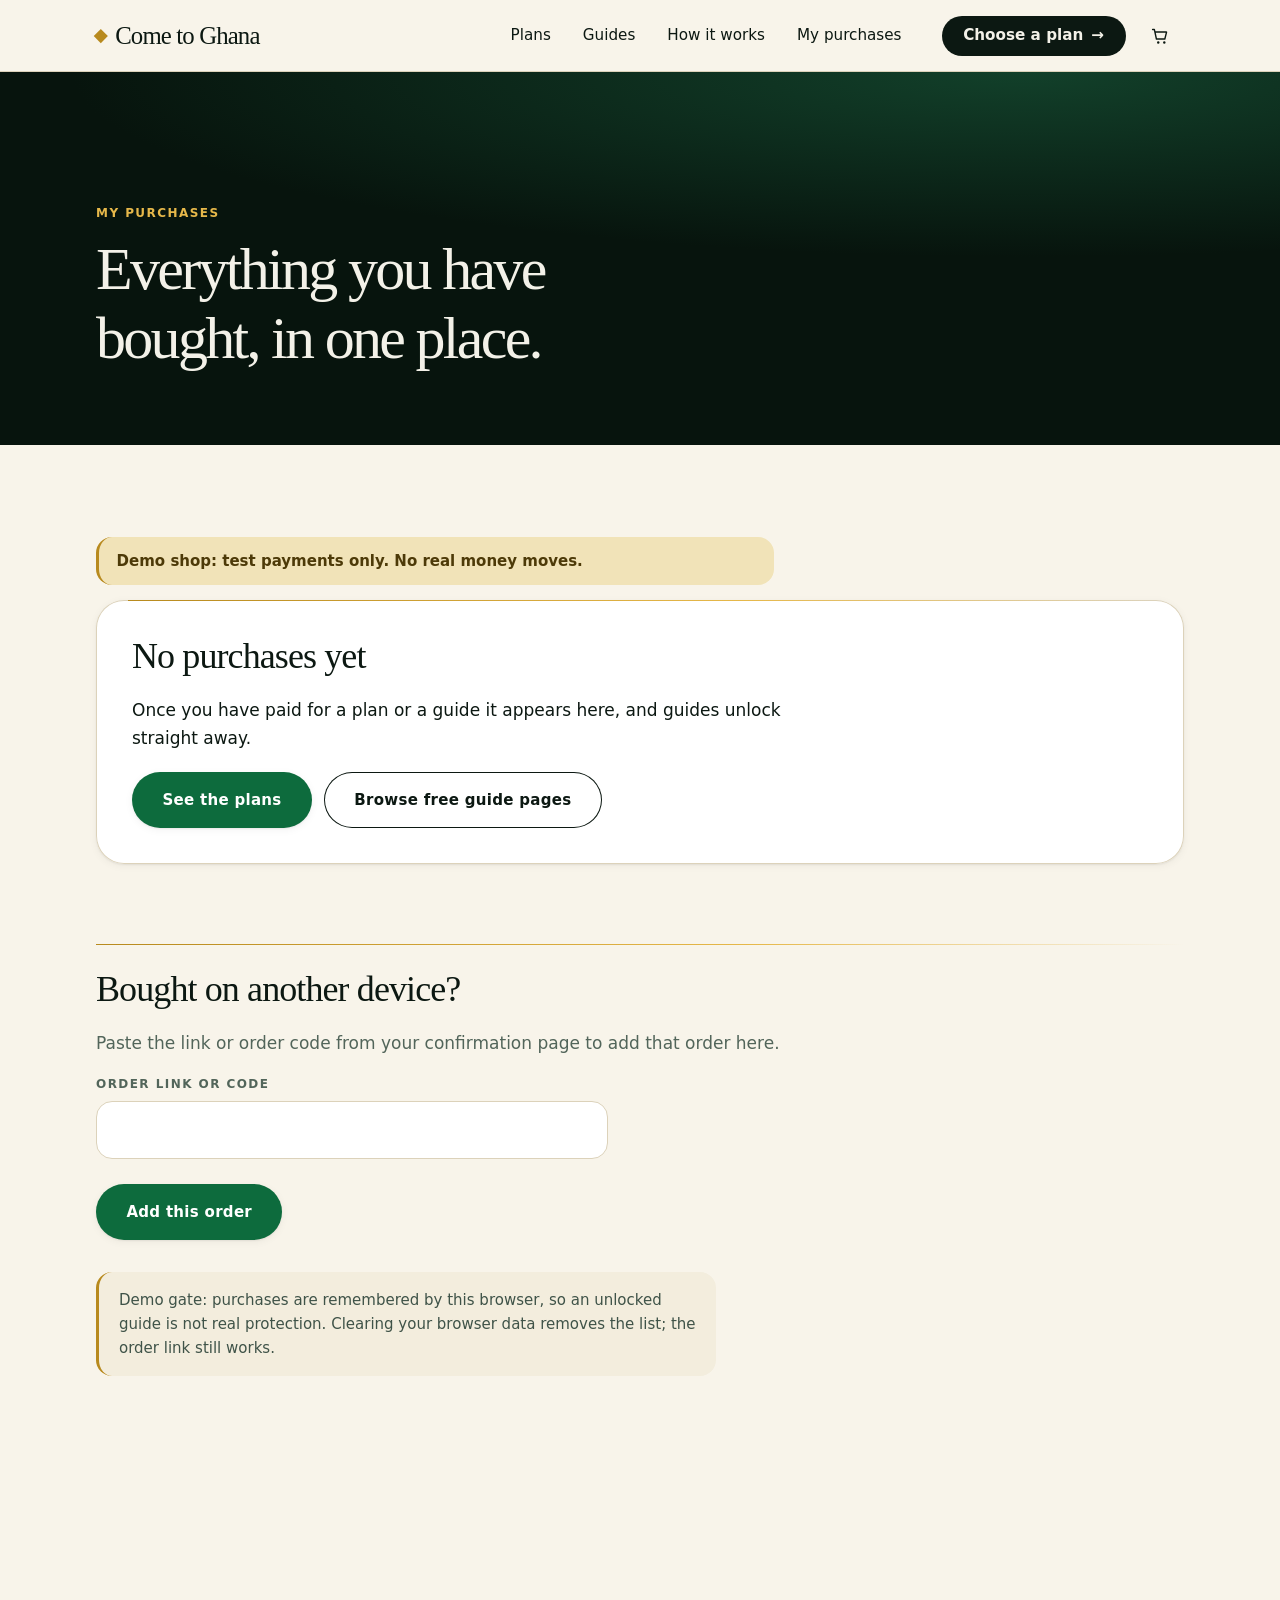
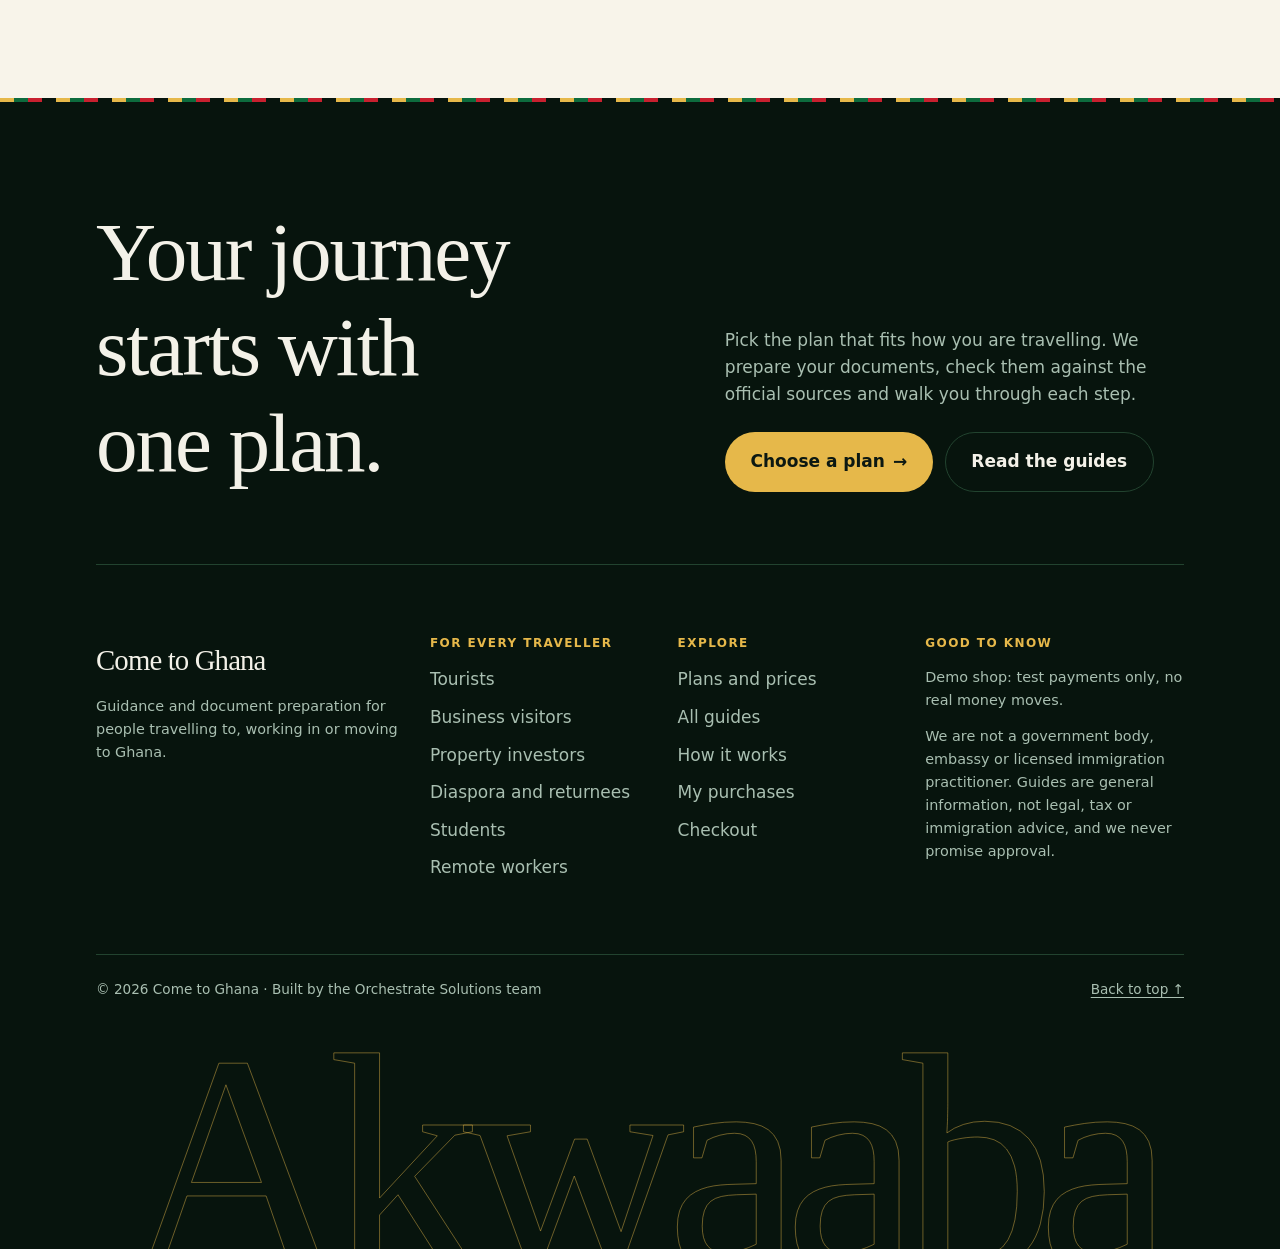
<file: pages/account.html>
<!doctype html>
<html lang="en">
<head>
<meta charset="utf-8">
<meta name="viewport" content="width=device-width, initial-scale=1">
<title>My purchases | Come to Ghana</title>
<meta name="description" content="Your paid Come to Ghana orders and the guides and walkthroughs you have unlocked.">
<link rel="stylesheet" href="../css/tokens.css"> <link rel="stylesheet" href="../css/layout.css"> <link rel="stylesheet" href="../css/site.css"> <link rel="stylesheet" href="../css/shop/core.css"> <link rel="stylesheet" href="../css/shop/cart.css"> <link rel="stylesheet" href="../css/shop/order.css">
<script defer src="../js/nav.js"></script> <script defer src="../js/motion.js"></script> <script defer src="../js/app.js"></script> <script defer src="../js/shop/core.js"></script> <script defer src="../js/shop/cart.js"></script>
<script defer src="../js/shop/account.js"></script>
</head>
<body>
<main id="main" class="ord">
  <header class="band band--dark ord-hero ord-hero--short">
    <p class="eyebrow">My purchases</p>
    <h1>Everything you have bought, in one place.</h1>
  </header>
  <section class="band ord-body" aria-label="Your purchases">
    <p class="shop-testmoney" role="note">Demo shop: test payments only. No real money moves.</p>
    <div id="acc-app" aria-live="polite"><p class="ord-muted">Loading your purchases…</p></div>
    <div class="ord-find" role="group" aria-labelledby="acc-find-h">
      <hr class="rule-gold">
      <h2 id="acc-find-h">Bought on another device?</h2>
      <p class="ord-muted">Paste the link or order code from your confirmation page to add that order here.</p>
      <form id="acc-find" class="ord-form" novalidate>
        <div class="shop-field"><label for="acc-token">Order link or code</label><input id="acc-token" autocomplete="off" aria-describedby="acc-token-e"><span class="shop-error" id="acc-token-e" role="alert"></span></div>
        <button class="shop-btn" type="submit">Add this order</button>
      </form>
    </div>
    <p class="guide-note ord-demo">Demo gate: purchases are remembered by this browser, so an unlocked guide is not real protection. Clearing your browser data removes the list; the order link still works.</p>
  </section>
  <noscript><p>My purchases needs JavaScript to look up your orders.</p></noscript>
</main>
</body>
</html>
</file>
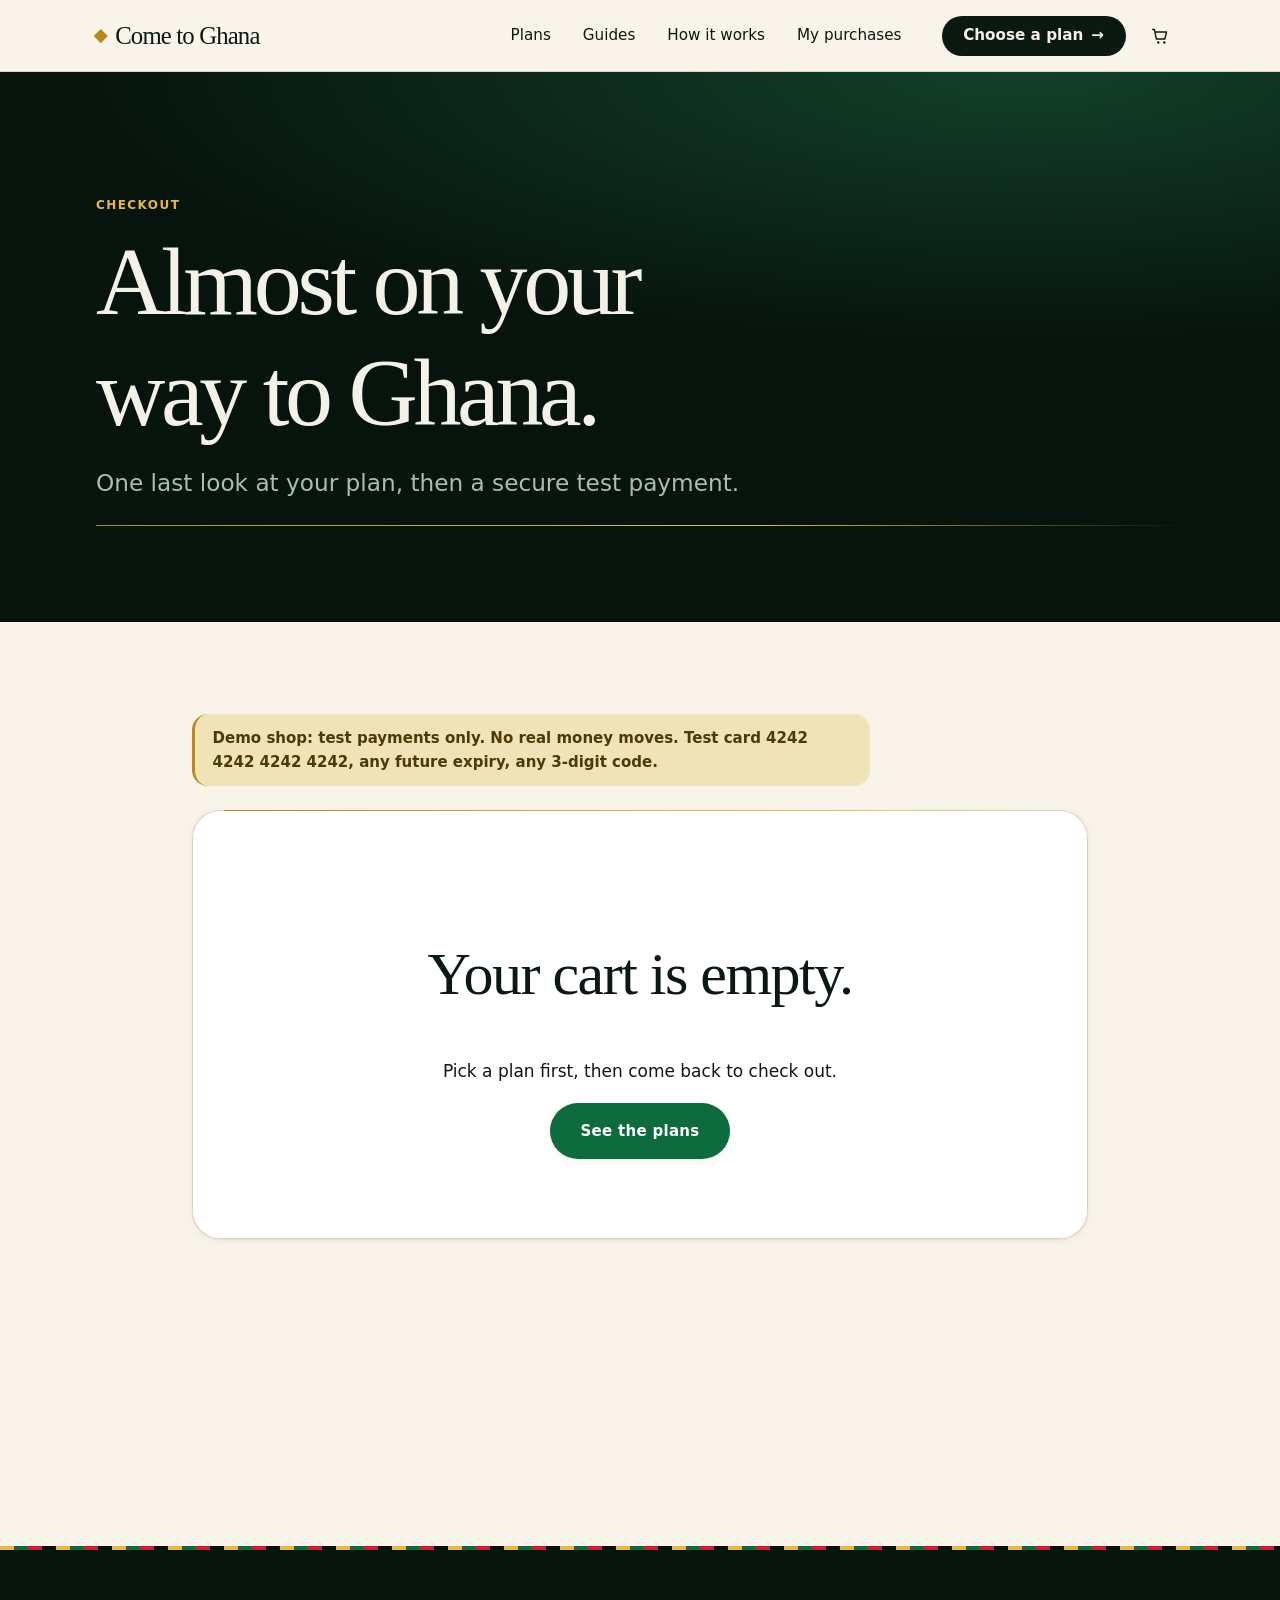
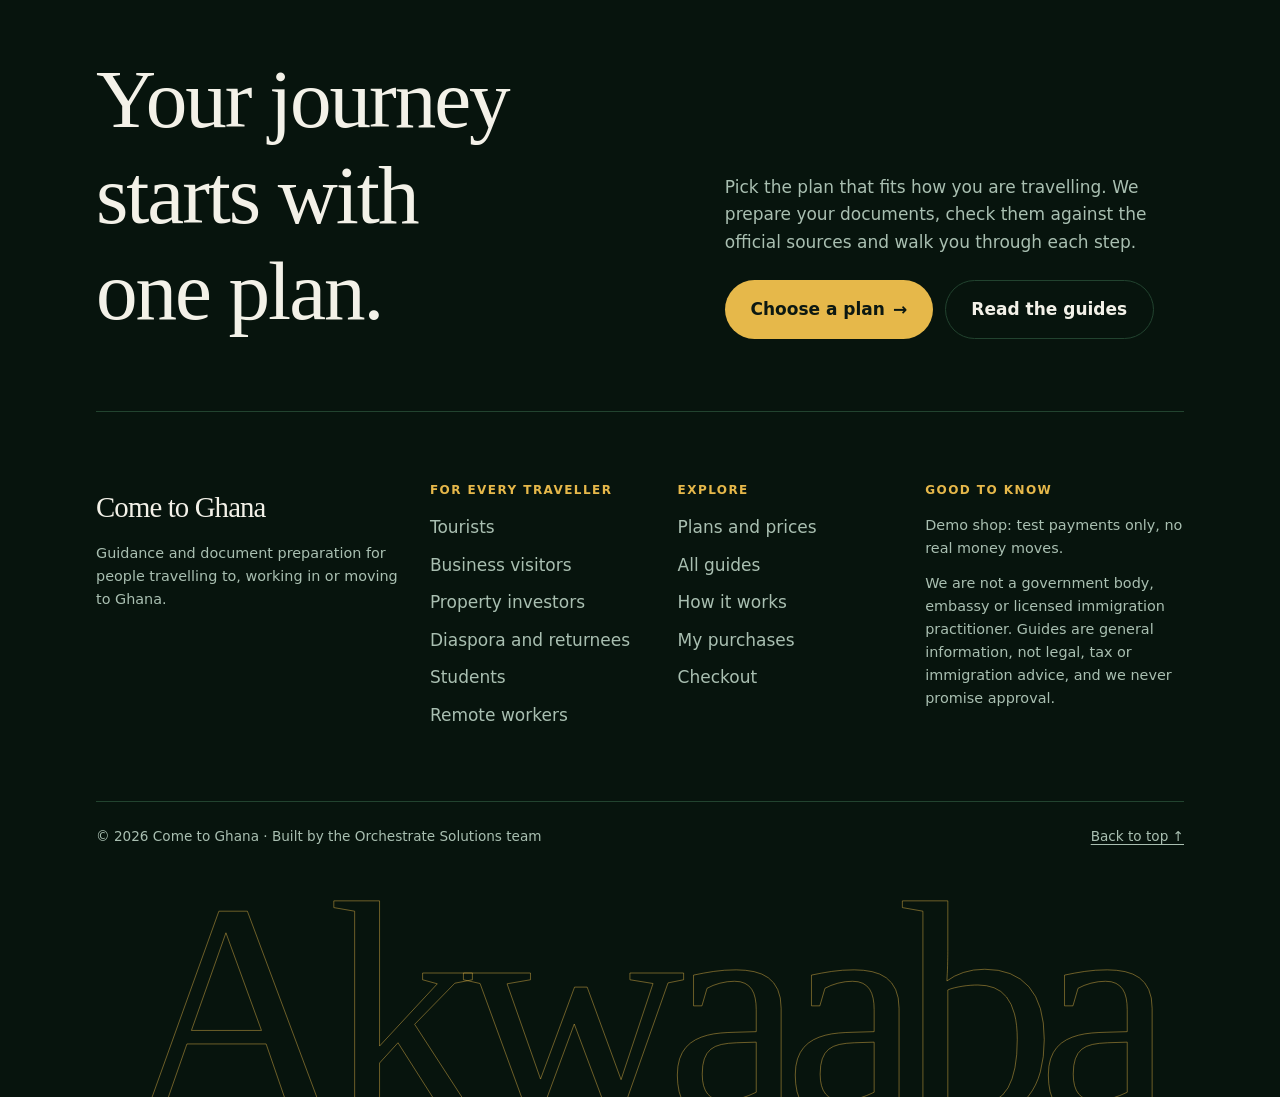
<file: pages/checkout.html>
<!doctype html>
<html lang="en">
<head>
<meta charset="utf-8">
<meta name="viewport" content="width=device-width, initial-scale=1">
<title>Checkout | Come to Ghana</title>
<meta name="description" content="Check out your Come to Ghana plan. Demo shop: test payments only.">
<link rel="stylesheet" href="../css/tokens.css"> <link rel="stylesheet" href="../css/layout.css"> <link rel="stylesheet" href="../css/site.css"> <link rel="stylesheet" href="../css/shop/core.css"> <link rel="stylesheet" href="../css/shop/checkout.css">
<script defer src="../js/nav.js"></script> <script defer src="../js/motion.js"></script> <script defer src="../js/app.js"></script> <script defer src="../js/shop/core.js"></script> <script defer src="../js/shop/cart.js"></script> <script defer src="../js/shop/checkout.js"></script>
</head>
<body>
<main id="main" class="co">
  <header class="band band--dark co-hero">
    <p class="eyebrow">Checkout</p>
    <h1>Almost on your way to Ghana.</h1>
    <p class="co-lede">One last look at your plan, then a secure test payment.</p>
    <hr class="rule-gold">
  </header>
  <div class="band co-body">
    <p class="shop-testmoney" role="note">Demo shop: test payments only. No real money moves. Test card 4242 4242 4242 4242, any future expiry, any 3-digit code.</p>
    <div id="co-cancelled" class="co-banner" role="status" hidden></div>
    <div id="co-app" class="co-grid">
      <noscript><p>Checkout needs JavaScript to price your order and take the test payment.</p></noscript>
    </div>
  </div>
</main>
</body>
</html>
</file>
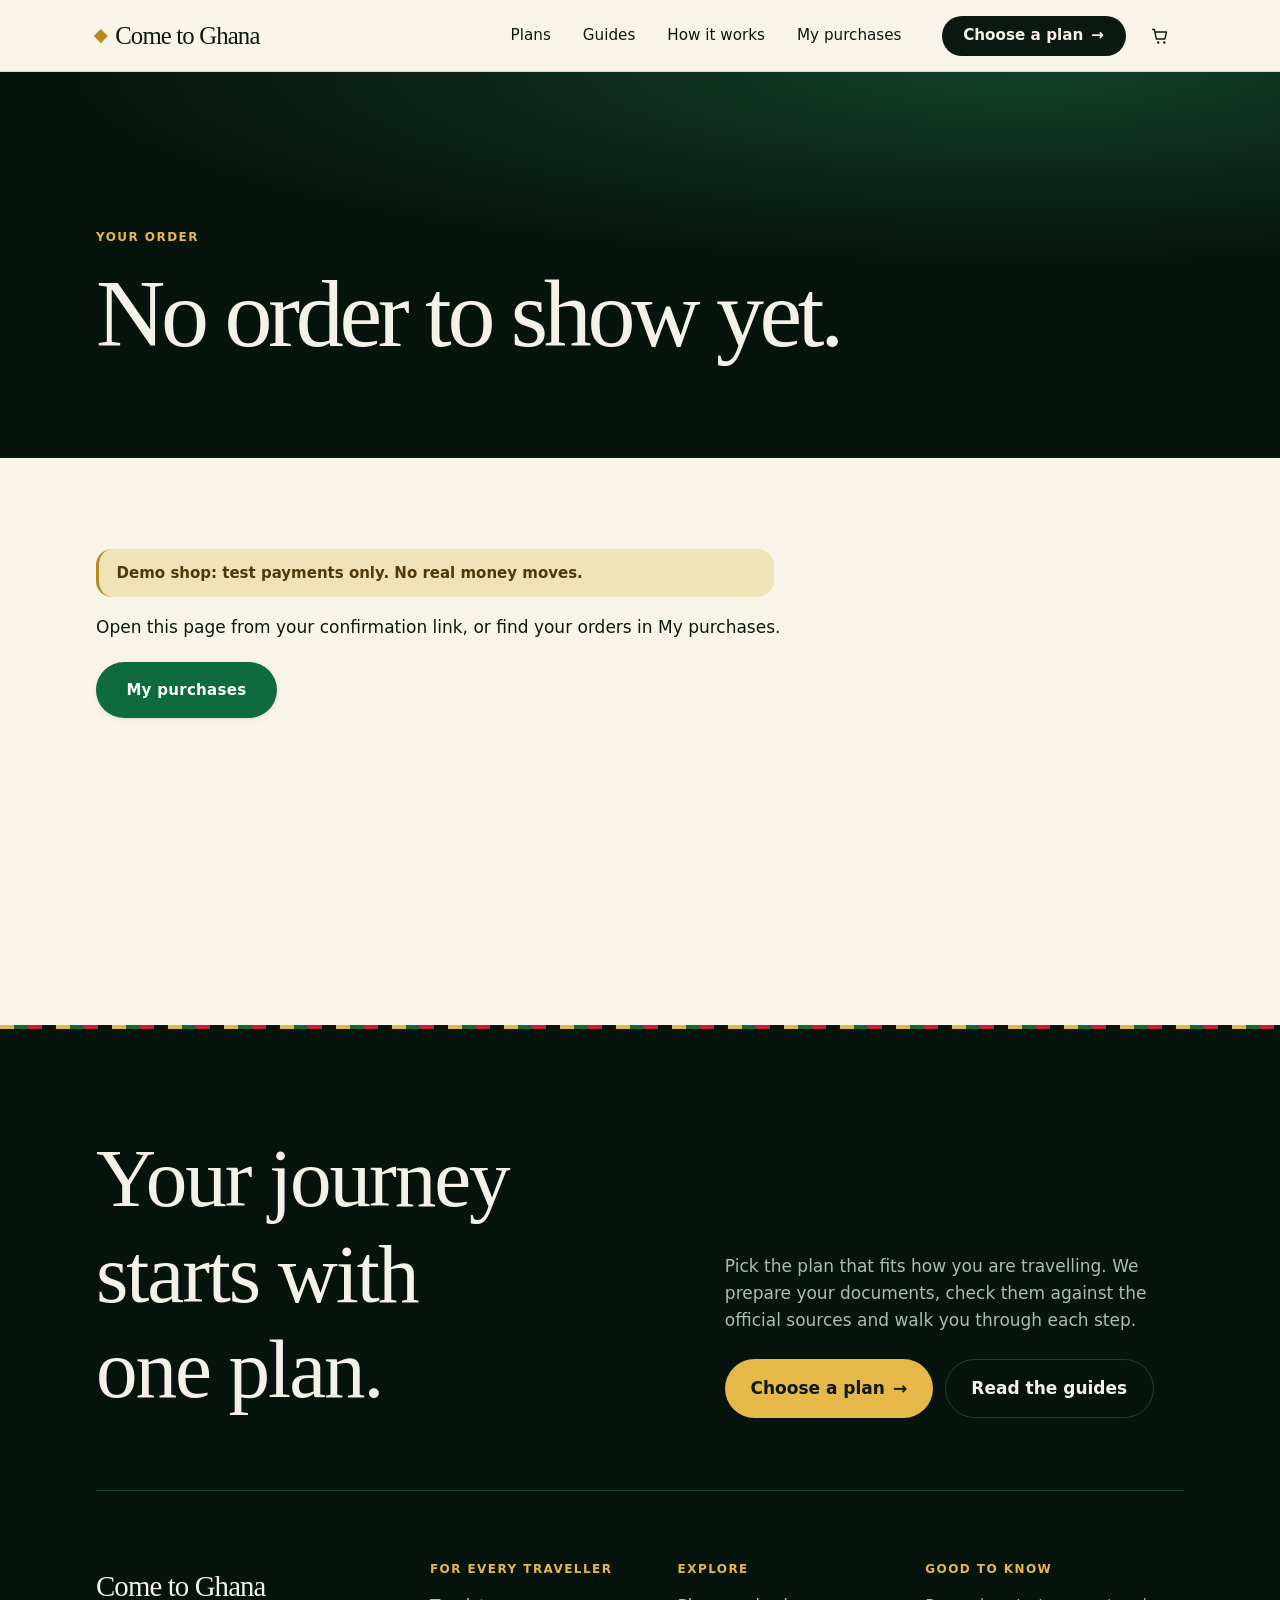
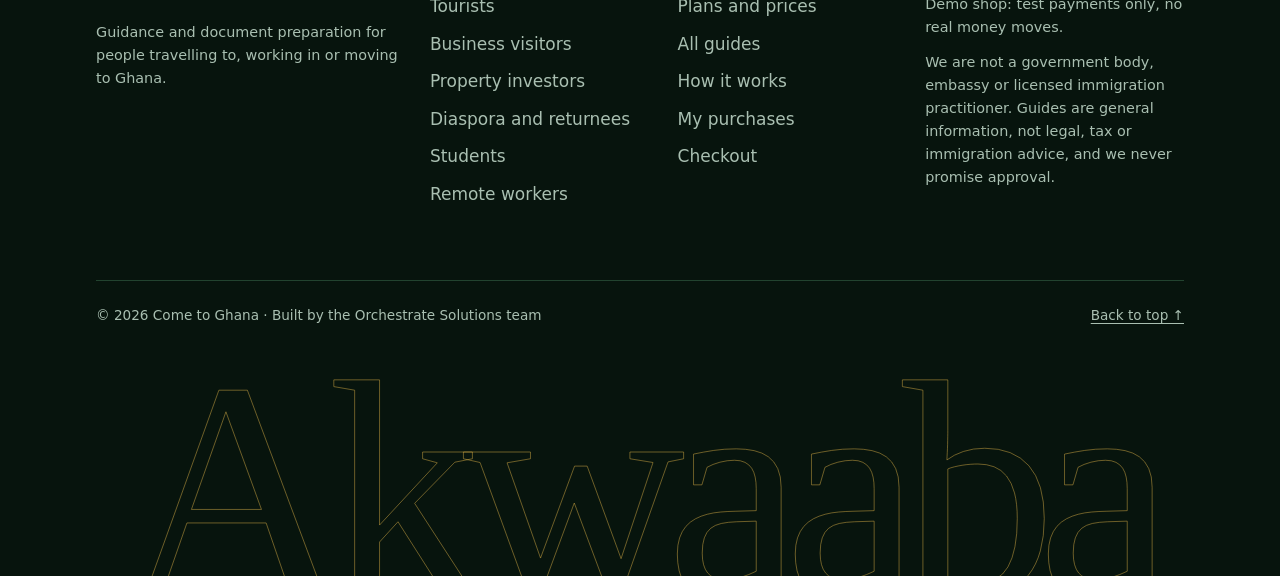
<file: pages/order.html>
<!doctype html>
<html lang="en">
<head>
<meta charset="utf-8">
<meta name="viewport" content="width=device-width, initial-scale=1">
<title>Your order | Come to Ghana</title>
<meta name="description" content="Your Come to Ghana order: order number, what you bought, what happens next and a receipt to download.">
<link rel="stylesheet" href="../css/tokens.css"> <link rel="stylesheet" href="../css/layout.css"> <link rel="stylesheet" href="../css/site.css"> <link rel="stylesheet" href="../css/shop/core.css"> <link rel="stylesheet" href="../css/shop/cart.css"> <link rel="stylesheet" href="../css/shop/order.css">
<script defer src="../js/nav.js"></script> <script defer src="../js/motion.js"></script> <script defer src="../js/app.js"></script> <script defer src="../js/shop/core.js"></script> <script defer src="../js/shop/cart.js"></script>
<script defer src="../js/shop/order.js"></script>
</head>
<body>
<main id="main" class="ord">
  <header class="band band--dark ord-hero">
    <p class="eyebrow" id="ord-eyebrow">Your order</p>
    <h1 id="ord-title">Checking your order</h1>
    <div id="ord-hero-extra" hidden>
      <p class="ord-num-label">Order number</p>
      <p class="ord-num" id="ord-num"></p>
      <p class="ord-code-line">Order code <span class="ord-code" id="ord-code"></span>. Keep this page: the link is your order.</p>
      <ol class="ord-steps" id="ord-steps" aria-label="Order progress"></ol>
    </div>
  </header>
  <section class="band ord-body" aria-label="Order details">
    <p class="shop-testmoney" role="note">Demo shop: test payments only. No real money moves.</p>
    <div id="ord-app" aria-live="polite"><p class="ord-muted">Loading your order…</p></div>
  </section>
  <noscript><p>The order page needs JavaScript to load your order. Your receipt is also kept in My purchases.</p></noscript>
</main>
</body>
</html>
</file>
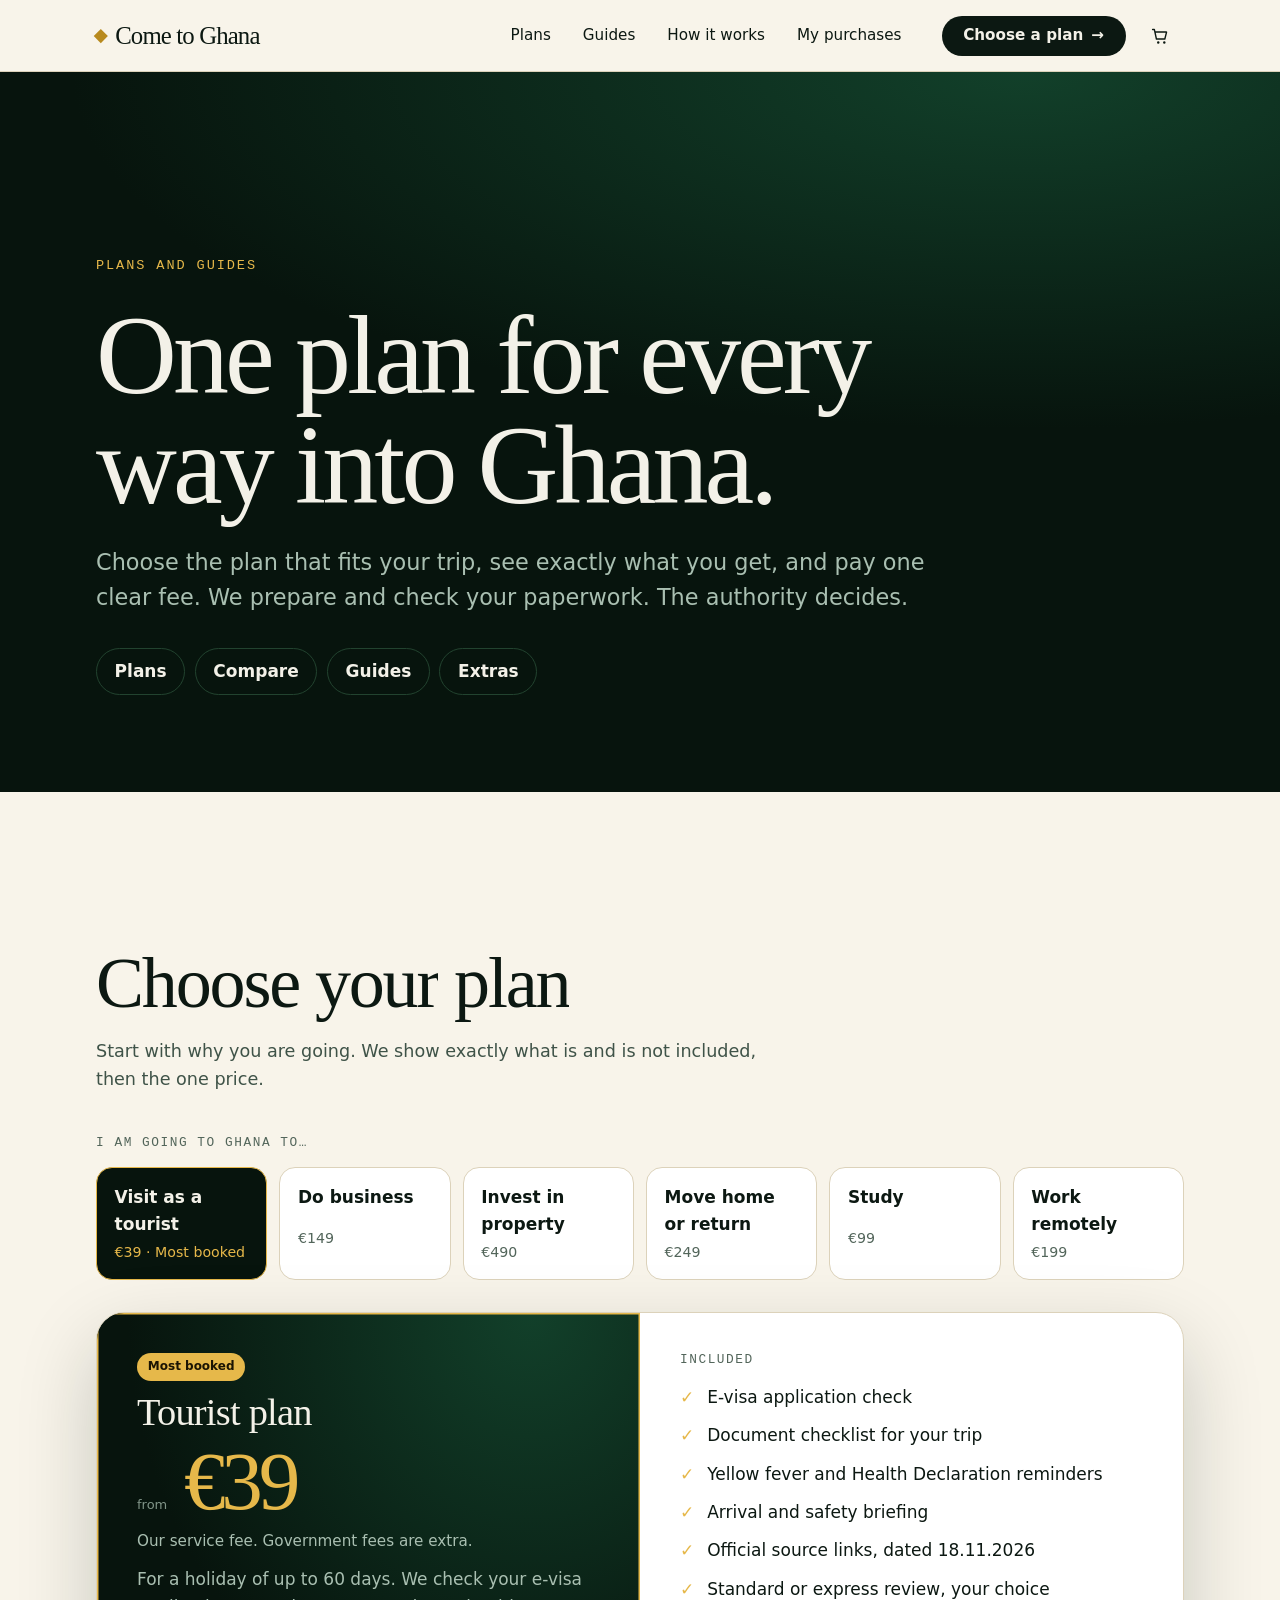
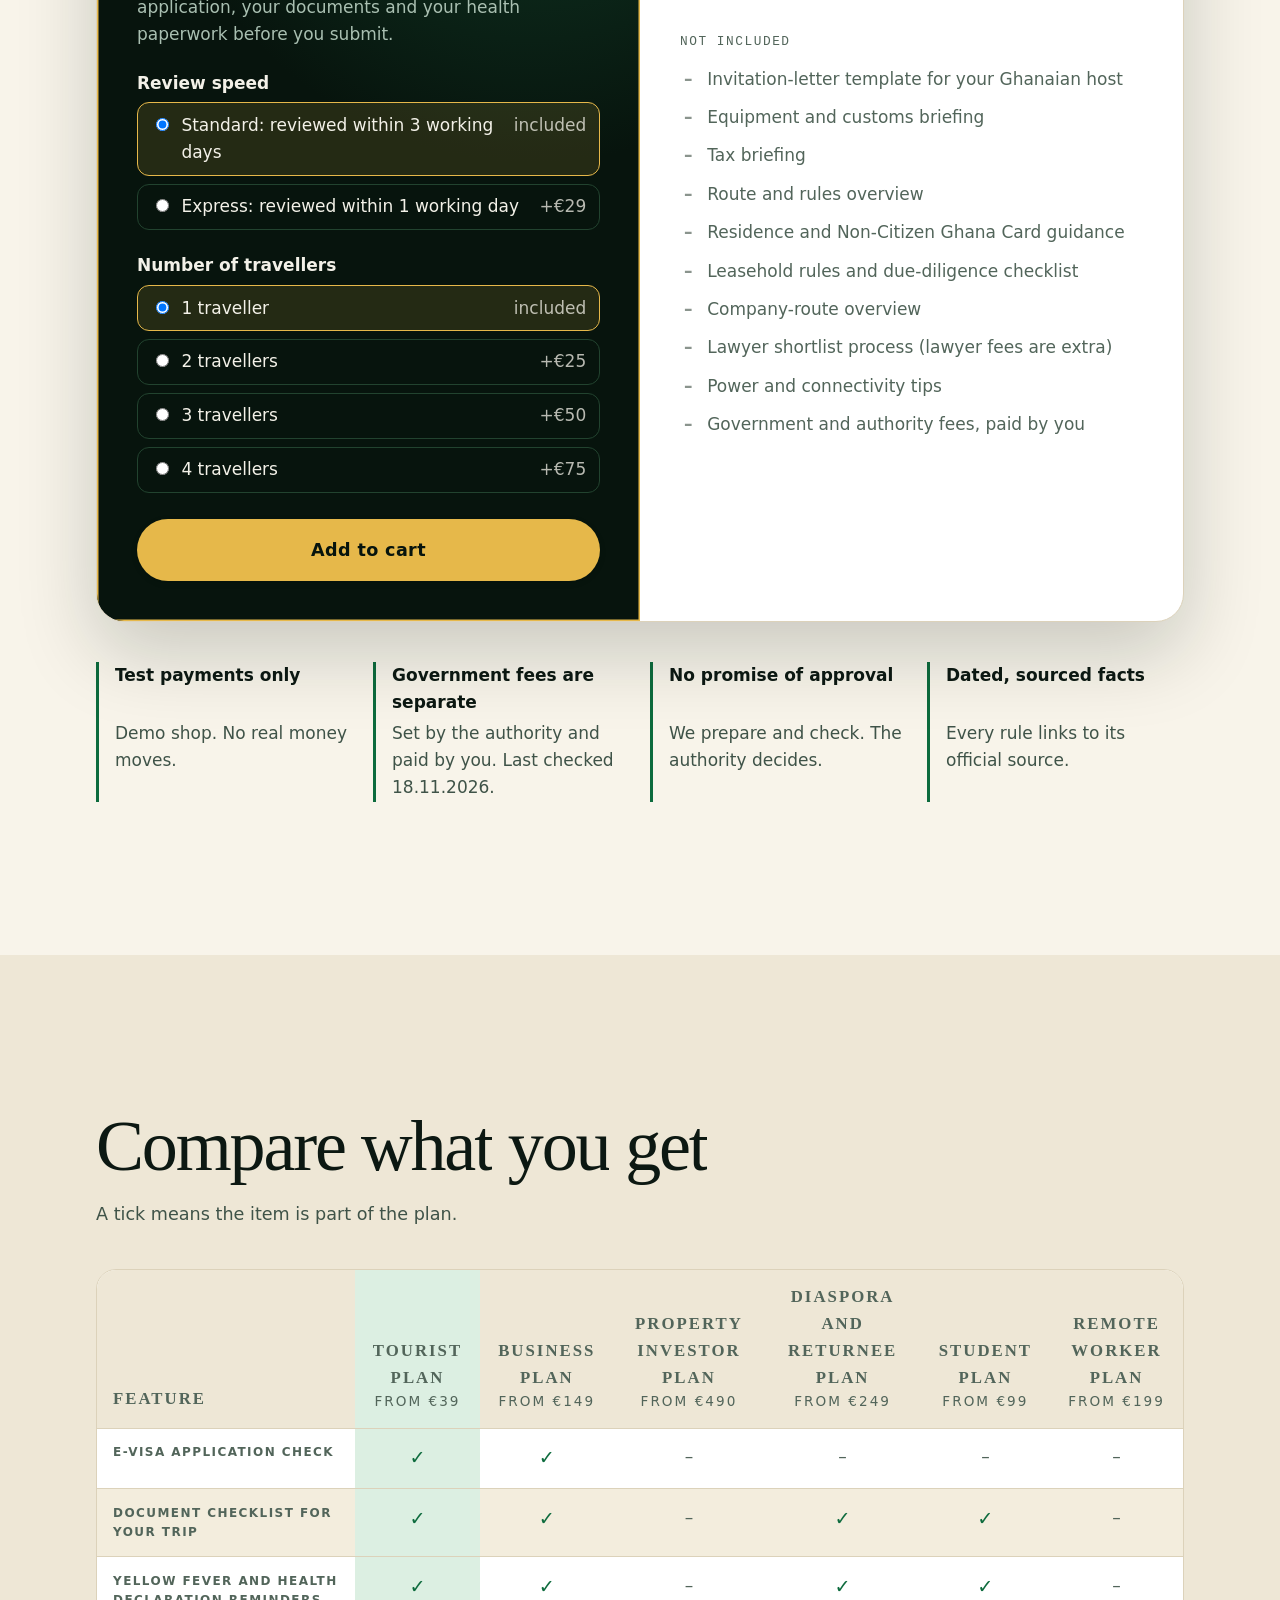
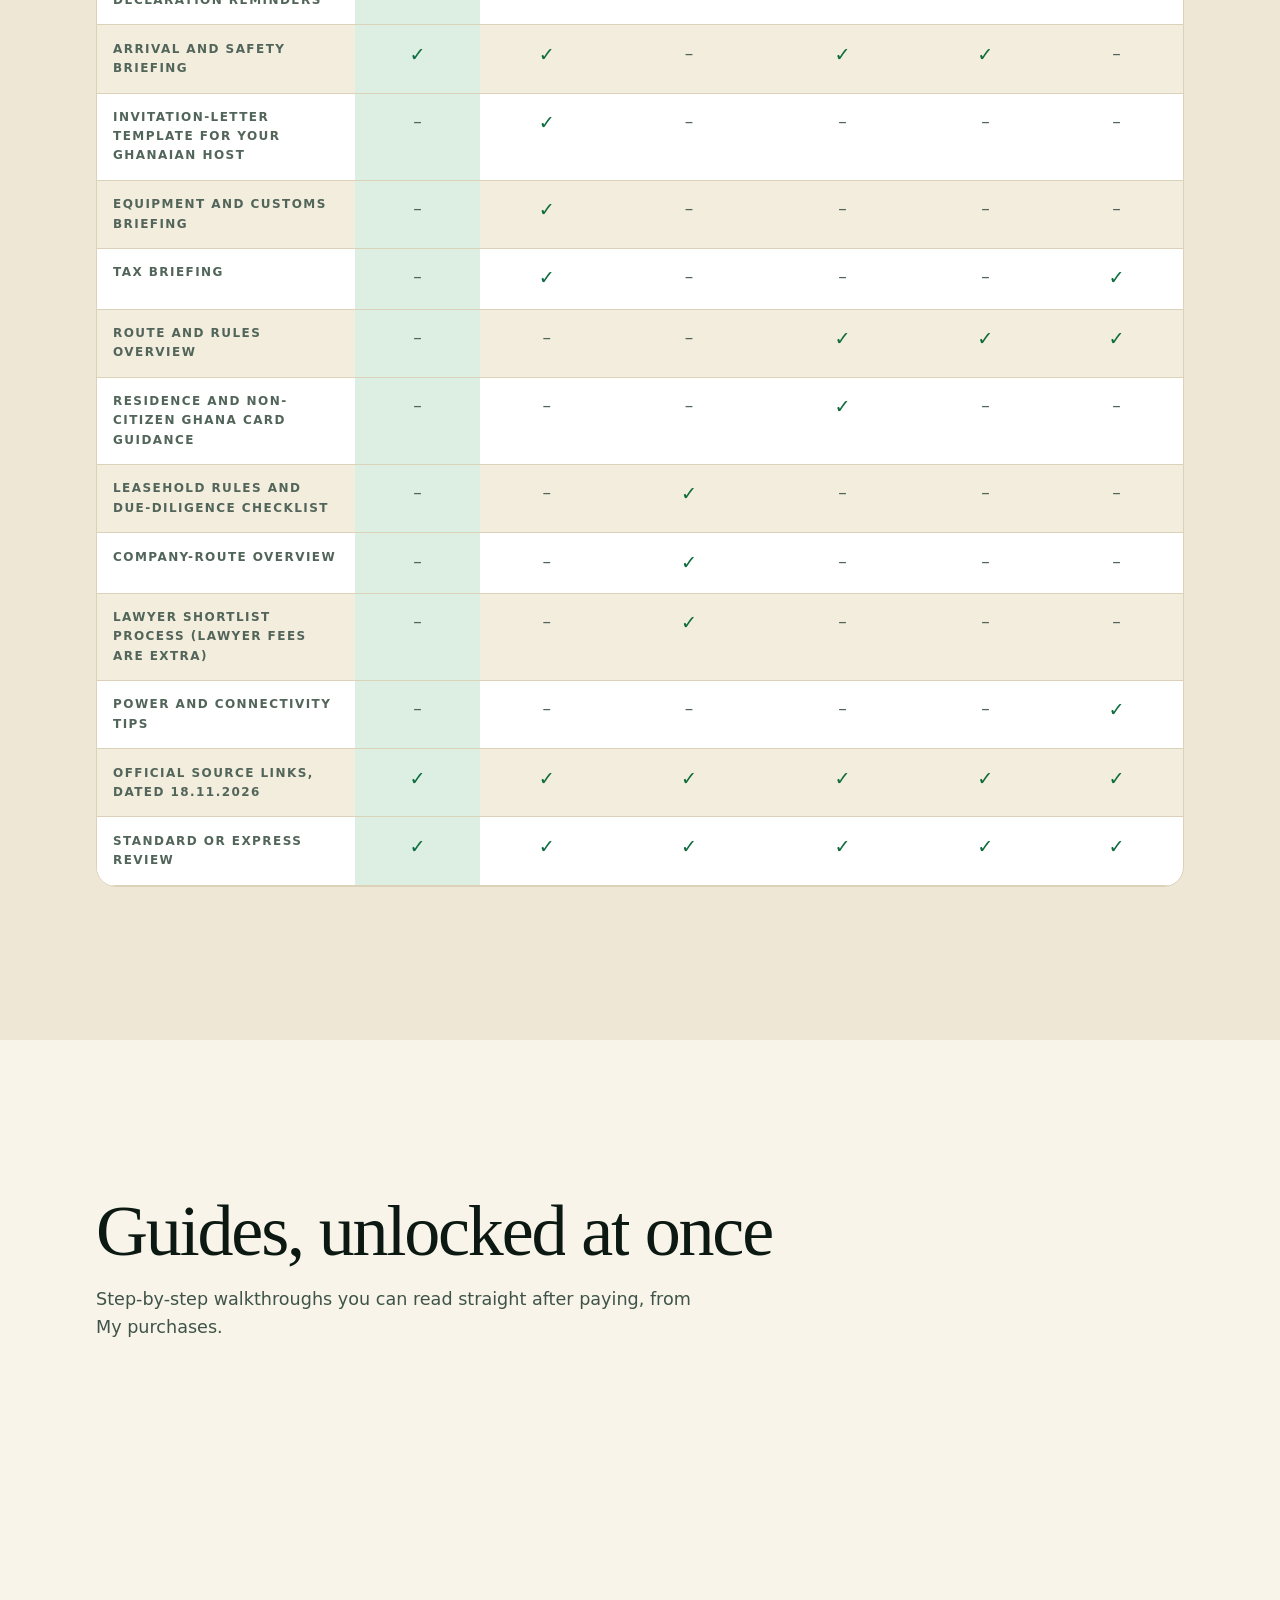
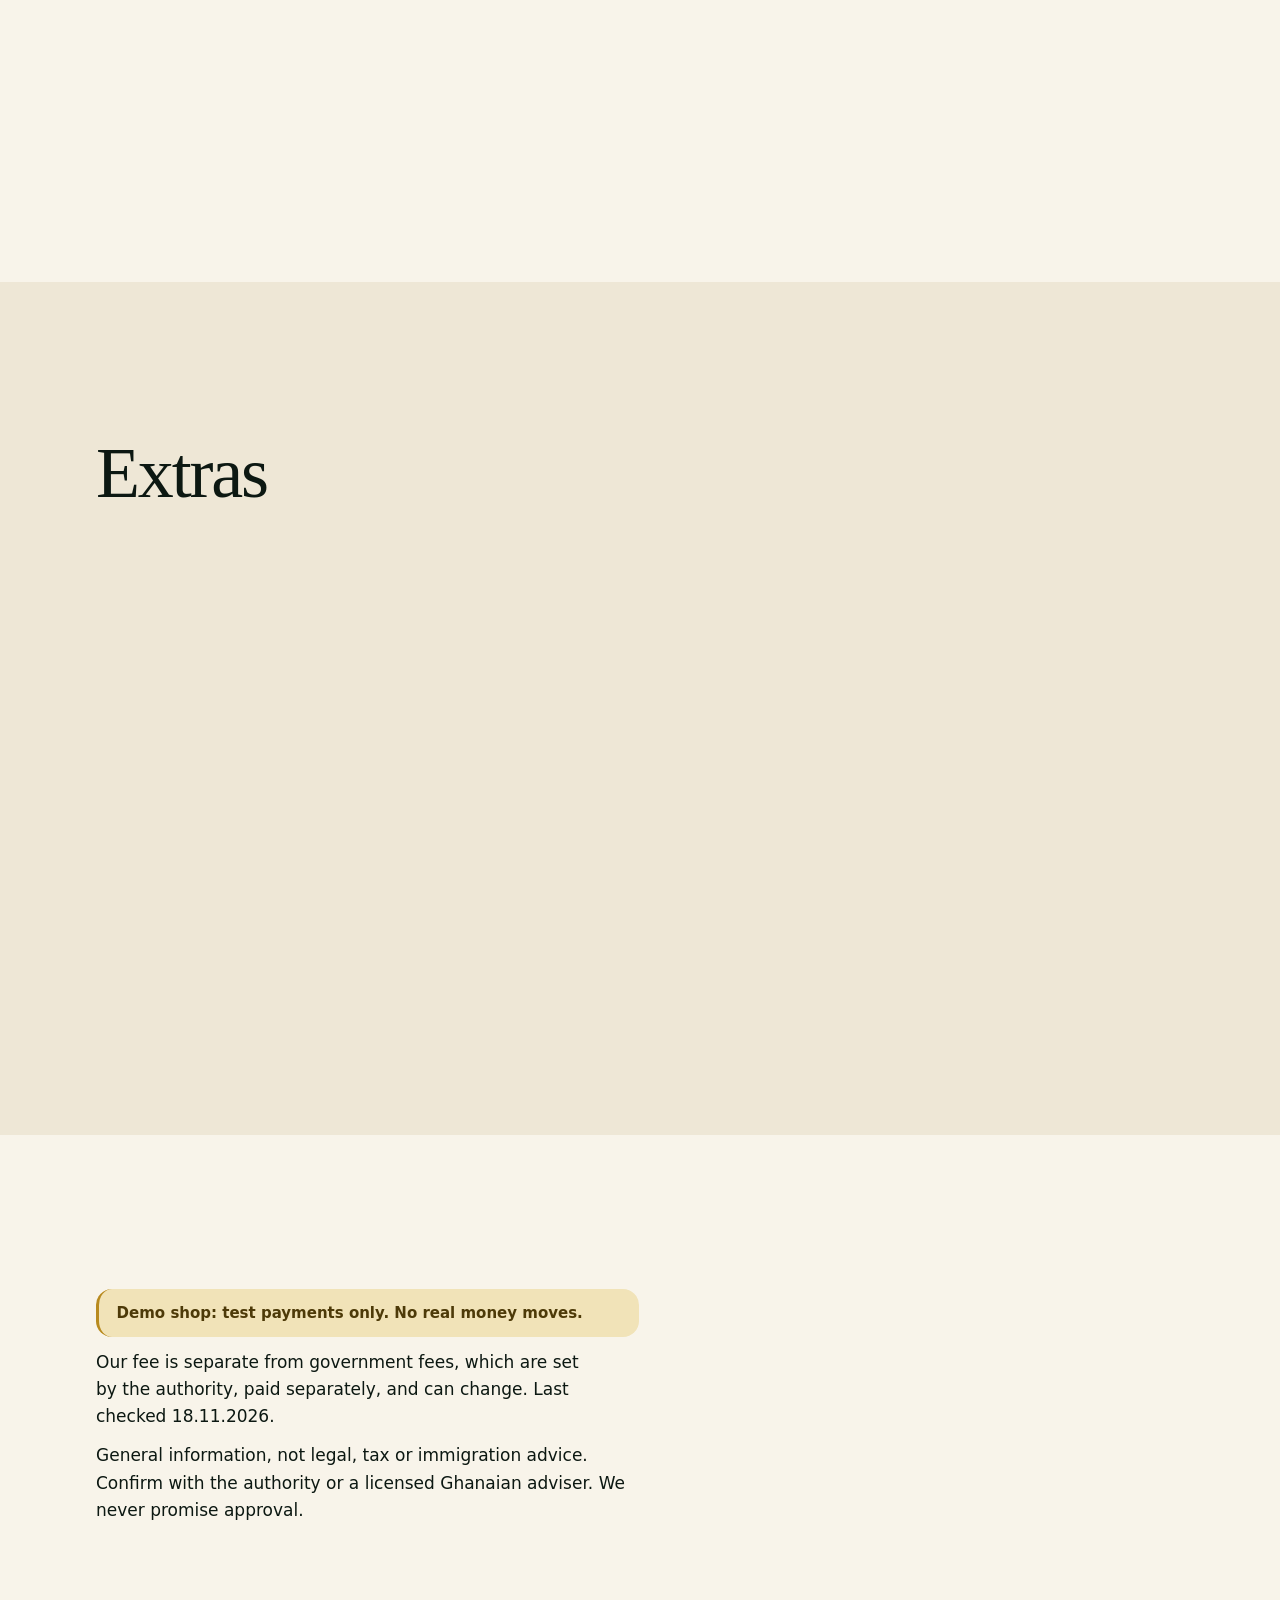
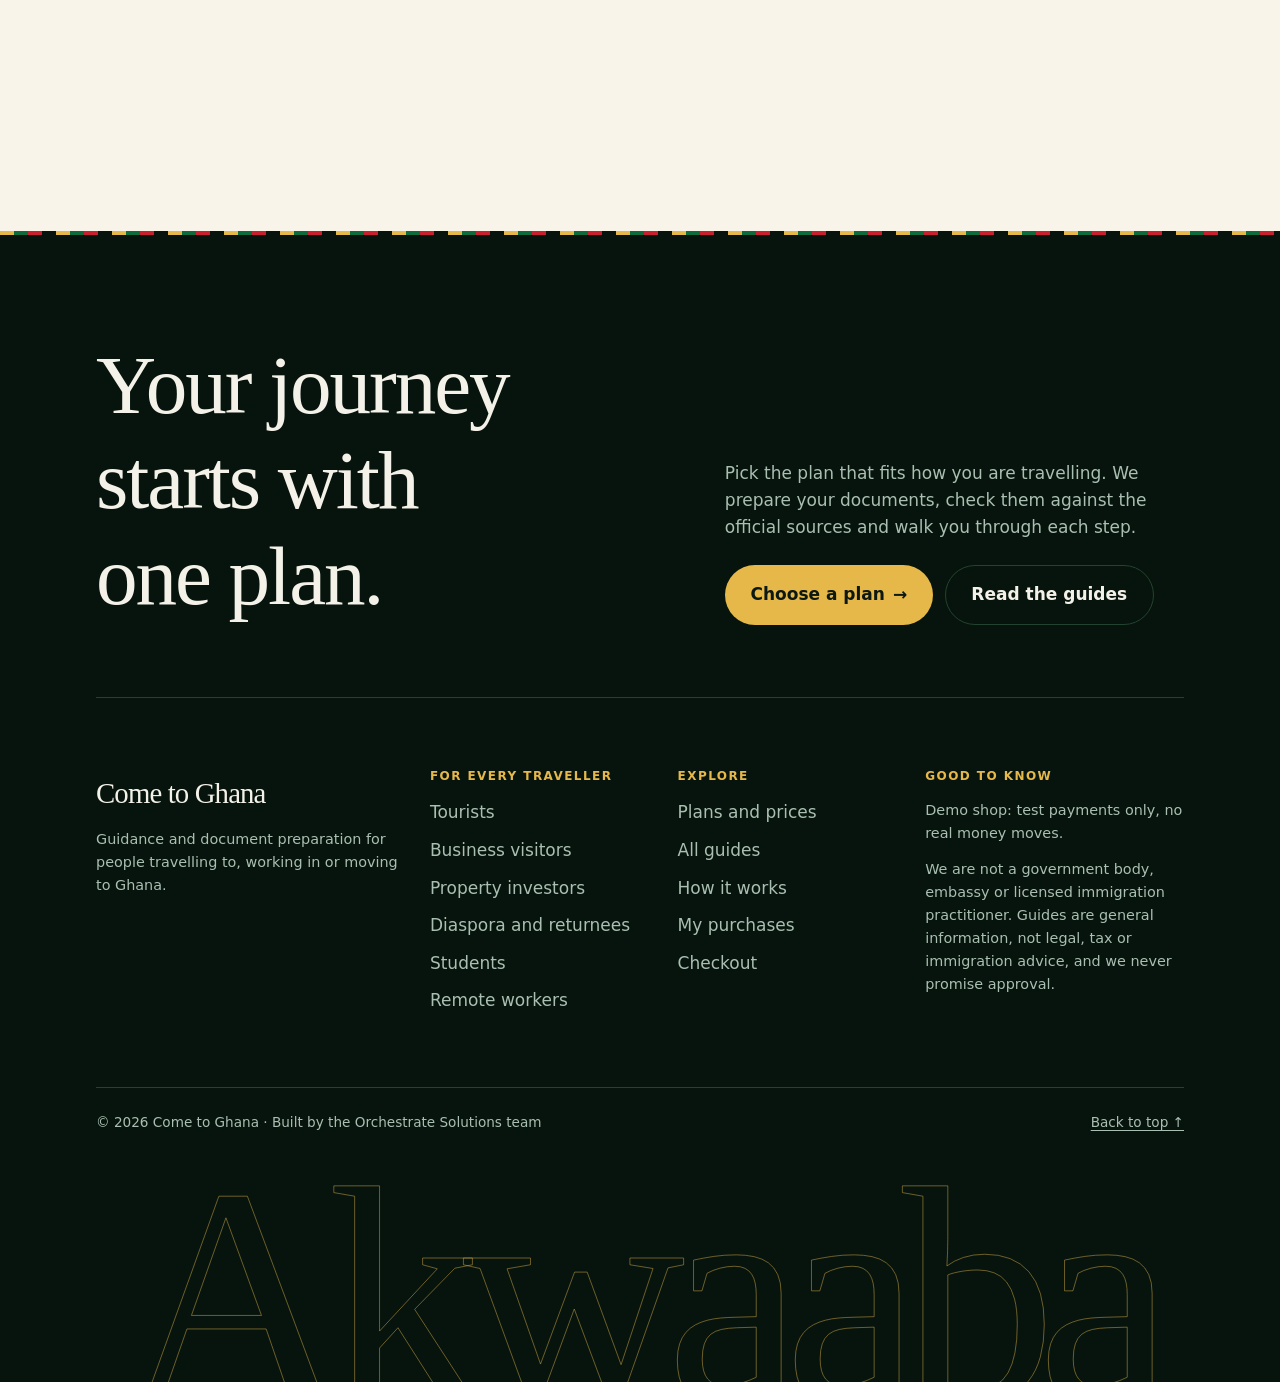
<file: pages/services.html>
<!doctype html>
<html lang="en">
<head>
<meta charset="utf-8">
<meta name="viewport" content="width=device-width, initial-scale=1">
<title>Plans and guides | Come to Ghana</title>
<meta name="description" content="Six plans for visiting, working, studying, returning to or investing in Ghana, compared side by side, with guides and extras. Prices in euro. Demo shop: test payments only.">
<link rel="stylesheet" href="../css/tokens.css"> <link rel="stylesheet" href="../css/layout.css"> <link rel="stylesheet" href="../css/site.css"> <link rel="stylesheet" href="../css/shop/core.css"> <link rel="stylesheet" href="../css/shop/cart.css"> <link rel="stylesheet" href="../css/shop/services.css">
<script defer src="../js/nav.js"></script> <script defer src="../js/motion.js"></script> <script defer src="../js/app.js"></script> <script defer src="../js/shop/core.js"></script> <script defer src="../js/shop/cart.js"></script> <script defer src="../js/shop/services.js"></script>
</head>
<body>
<main id="main">
  <header class="sv-hero hv-dark">
    <p class="sv-eyebrow">Plans and guides</p>
    <h1>One plan for every way into Ghana.</h1>
    <p class="sv-lede">Choose the plan that fits your trip, see exactly what you get, and pay one clear fee. We prepare and check your paperwork. The authority decides.</p>
    <nav class="sv-jump" aria-label="On this page"><a href="#plans">Plans</a> <a href="#compare">Compare</a> <a href="#guides">Guides</a> <a href="#extras">Extras</a></nav>
  </header>

  <section id="plans" class="sv-section" aria-labelledby="sv-plans-h">
    <h2 id="sv-plans-h" class="sv-h2">Choose your plan</h2>
    <p class="sv-sub">Start with why you are going. We show exactly what is and is not included, then the one price.</p>
    <fieldset class="sv-picker"><legend class="sv-pick-l">I am going to Ghana to&hellip;</legend><div id="sv-pick" class="sv-pick"></div></fieldset>
    <div id="sv-panel" class="sv-panel" aria-live="polite"><noscript><p>Tourist 39 €, Business 149 €, Property investor 490 €, Diaspora and returnee 249 €, Student 99 €, Remote worker 199 €. Turn on JavaScript to choose options and add to your cart.</p></noscript></div>
    <ul class="sv-assure" aria-label="Our promises">
      <li><strong>Test payments only</strong><span>Demo shop. No real money moves.</span></li>
      <li><strong>Government fees are separate</strong><span>Set by the authority and paid by you. Last checked 18.11.2026.</span></li>
      <li><strong>No promise of approval</strong><span>We prepare and check. The authority decides.</span></li>
      <li><strong>Dated, sourced facts</strong><span>Every rule links to its official source.</span></li>
    </ul>
  </section>

  <section id="compare" class="sv-section sv-alt" aria-labelledby="sv-cmp-h">
    <h2 id="sv-cmp-h" class="sv-h2">Compare what you get</h2>
    <p class="sv-sub">A tick means the item is part of the plan.</p>
    <div class="sv-table-wrap" role="region" aria-label="Plan comparison table" tabindex="0"><table id="sv-table" class="sv-table"></table></div>
  </section>

  <section id="guides" class="sv-section" aria-labelledby="sv-g-h">
    <h2 id="sv-g-h" class="sv-h2">Guides, unlocked at once</h2>
    <p class="sv-sub">Step-by-step walkthroughs you can read straight after paying, from My purchases.</p>
    <ul id="sv-guides" class="sv-minis"></ul>
  </section>

  <section id="extras" class="sv-section sv-alt" aria-labelledby="sv-x-h">
    <h2 id="sv-x-h" class="sv-h2">Extras</h2>
    <ul id="sv-extras" class="sv-minis"></ul>
  </section>

  <section class="sv-section sv-notes" aria-label="Important notes">
    <p class="shop-testmoney" role="note">Demo shop: test payments only. No real money moves.</p>
    <p>Our fee is separate from government fees, which are set by the authority, paid separately, and can change. Last checked 18.11.2026.</p>
    <p>General information, not legal, tax or immigration advice. Confirm with the authority or a licensed Ghanaian adviser. We never promise approval.</p>
  </section>
</main>
</body>
</html>
</file>
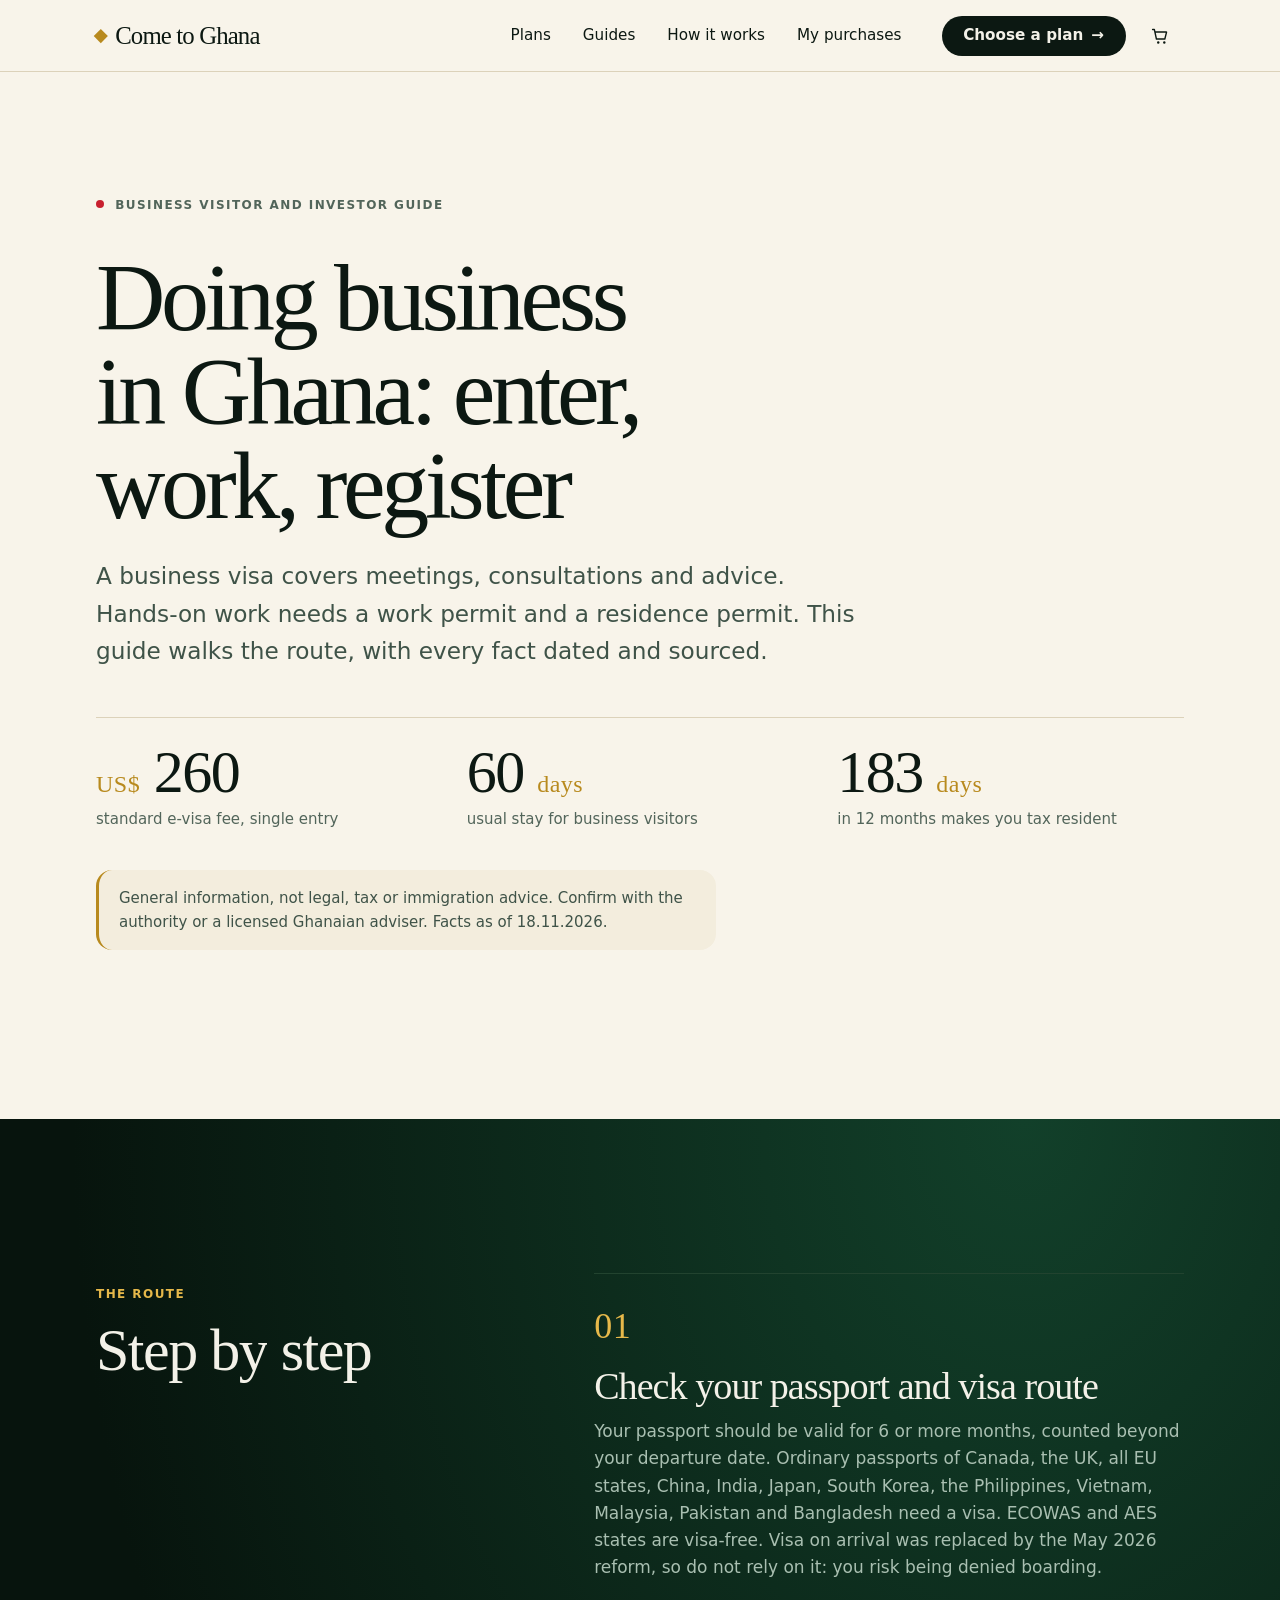
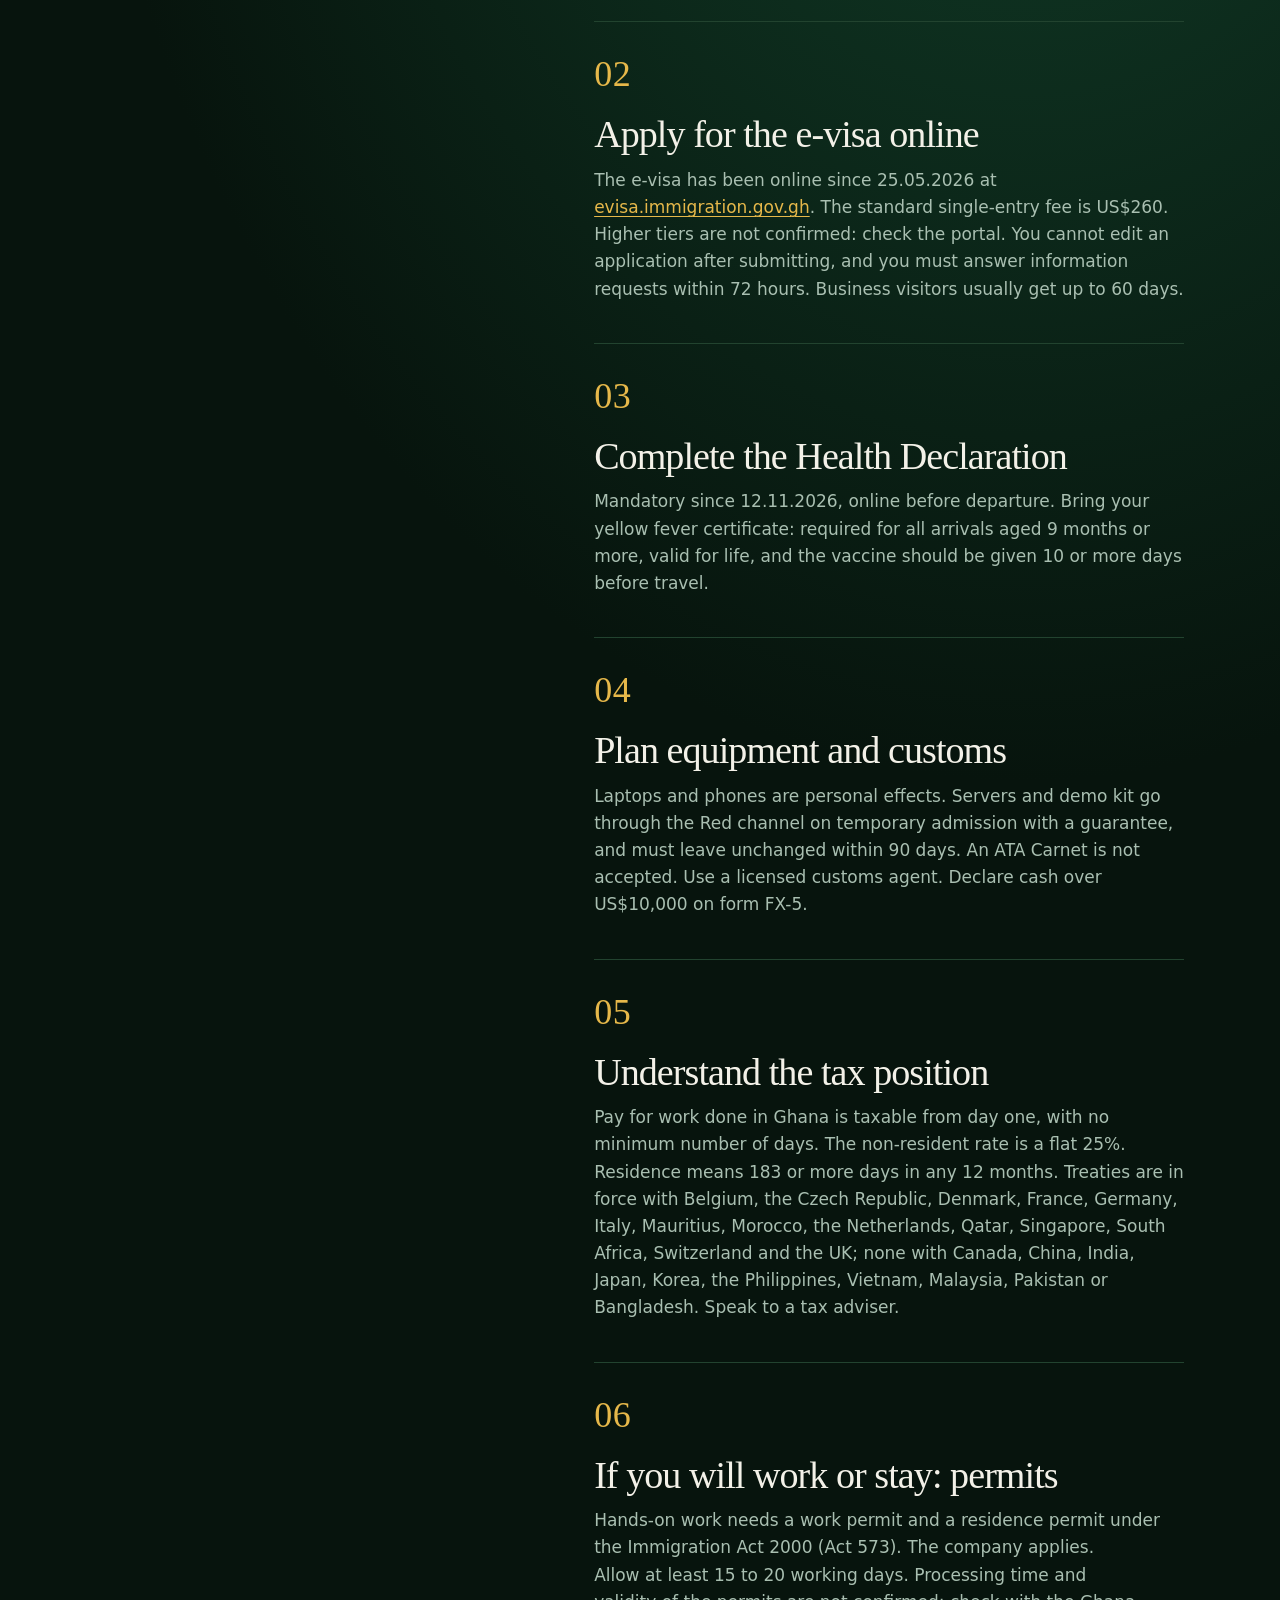
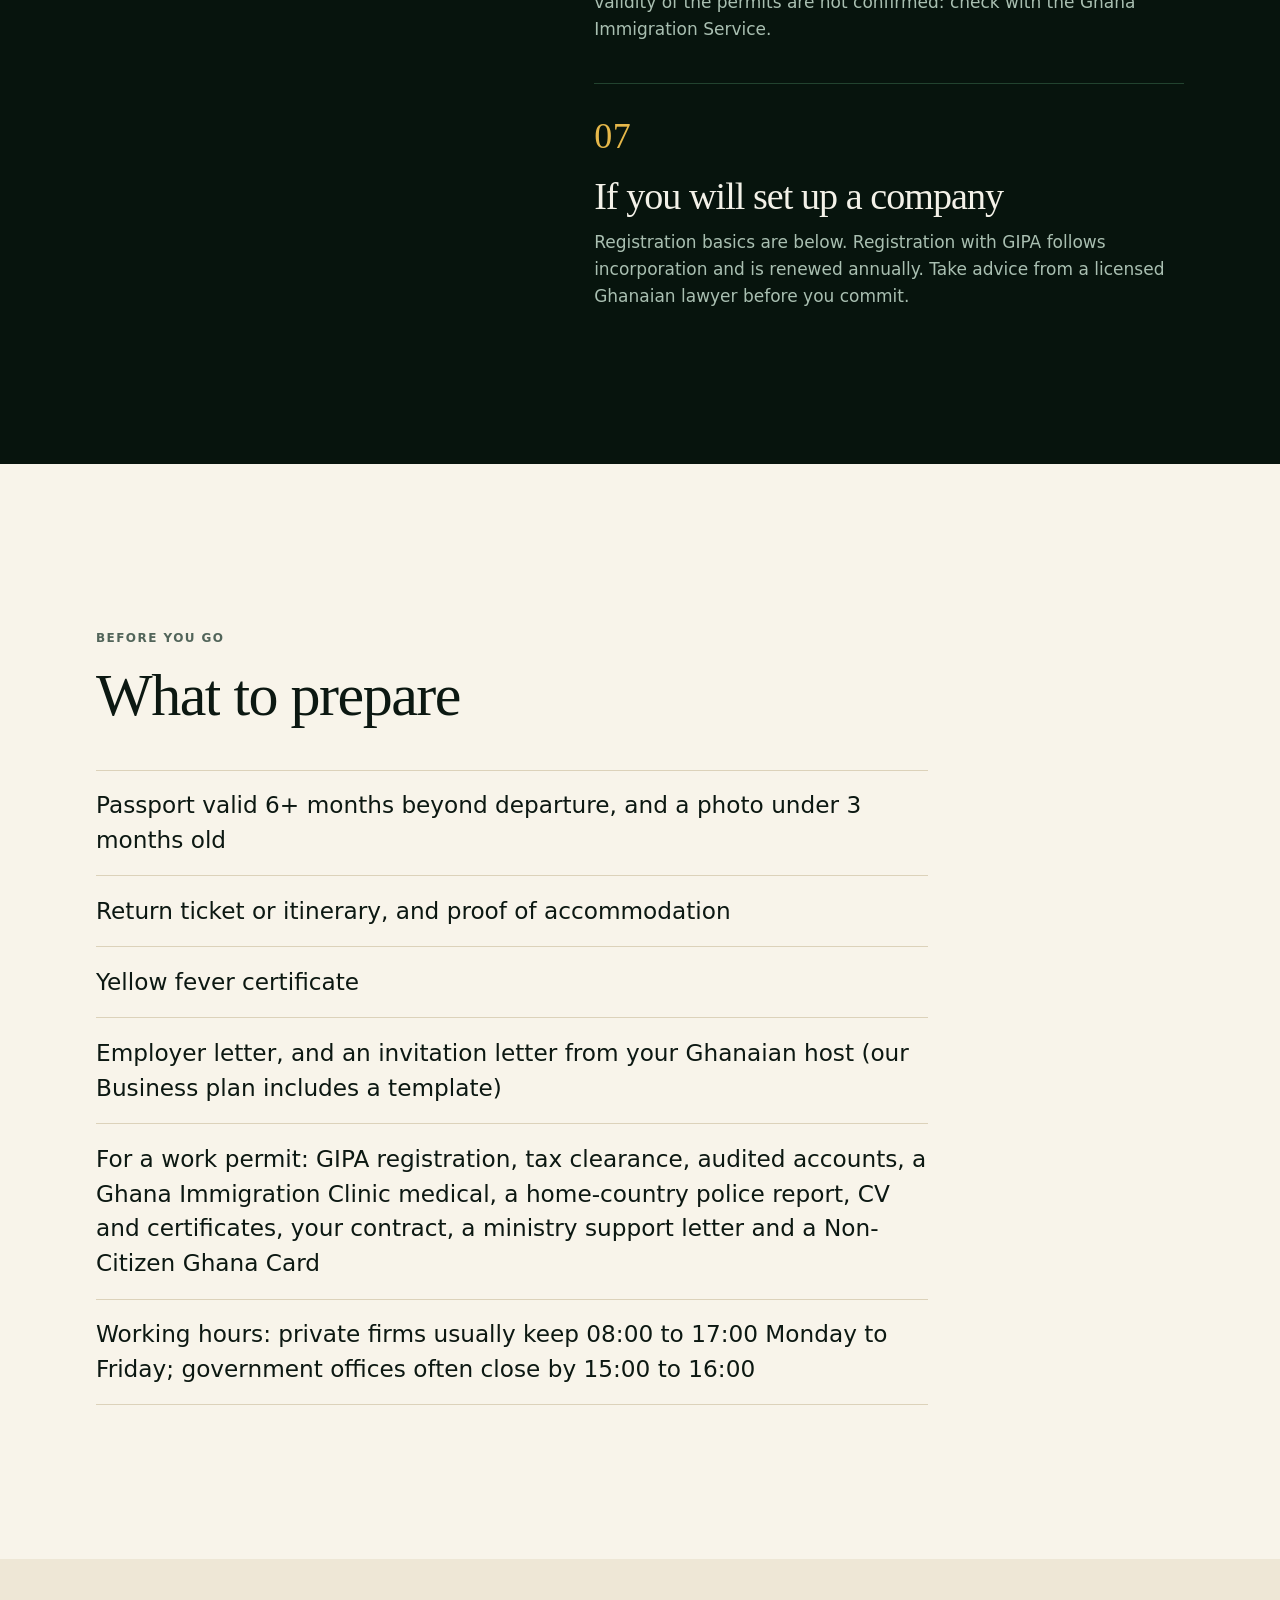
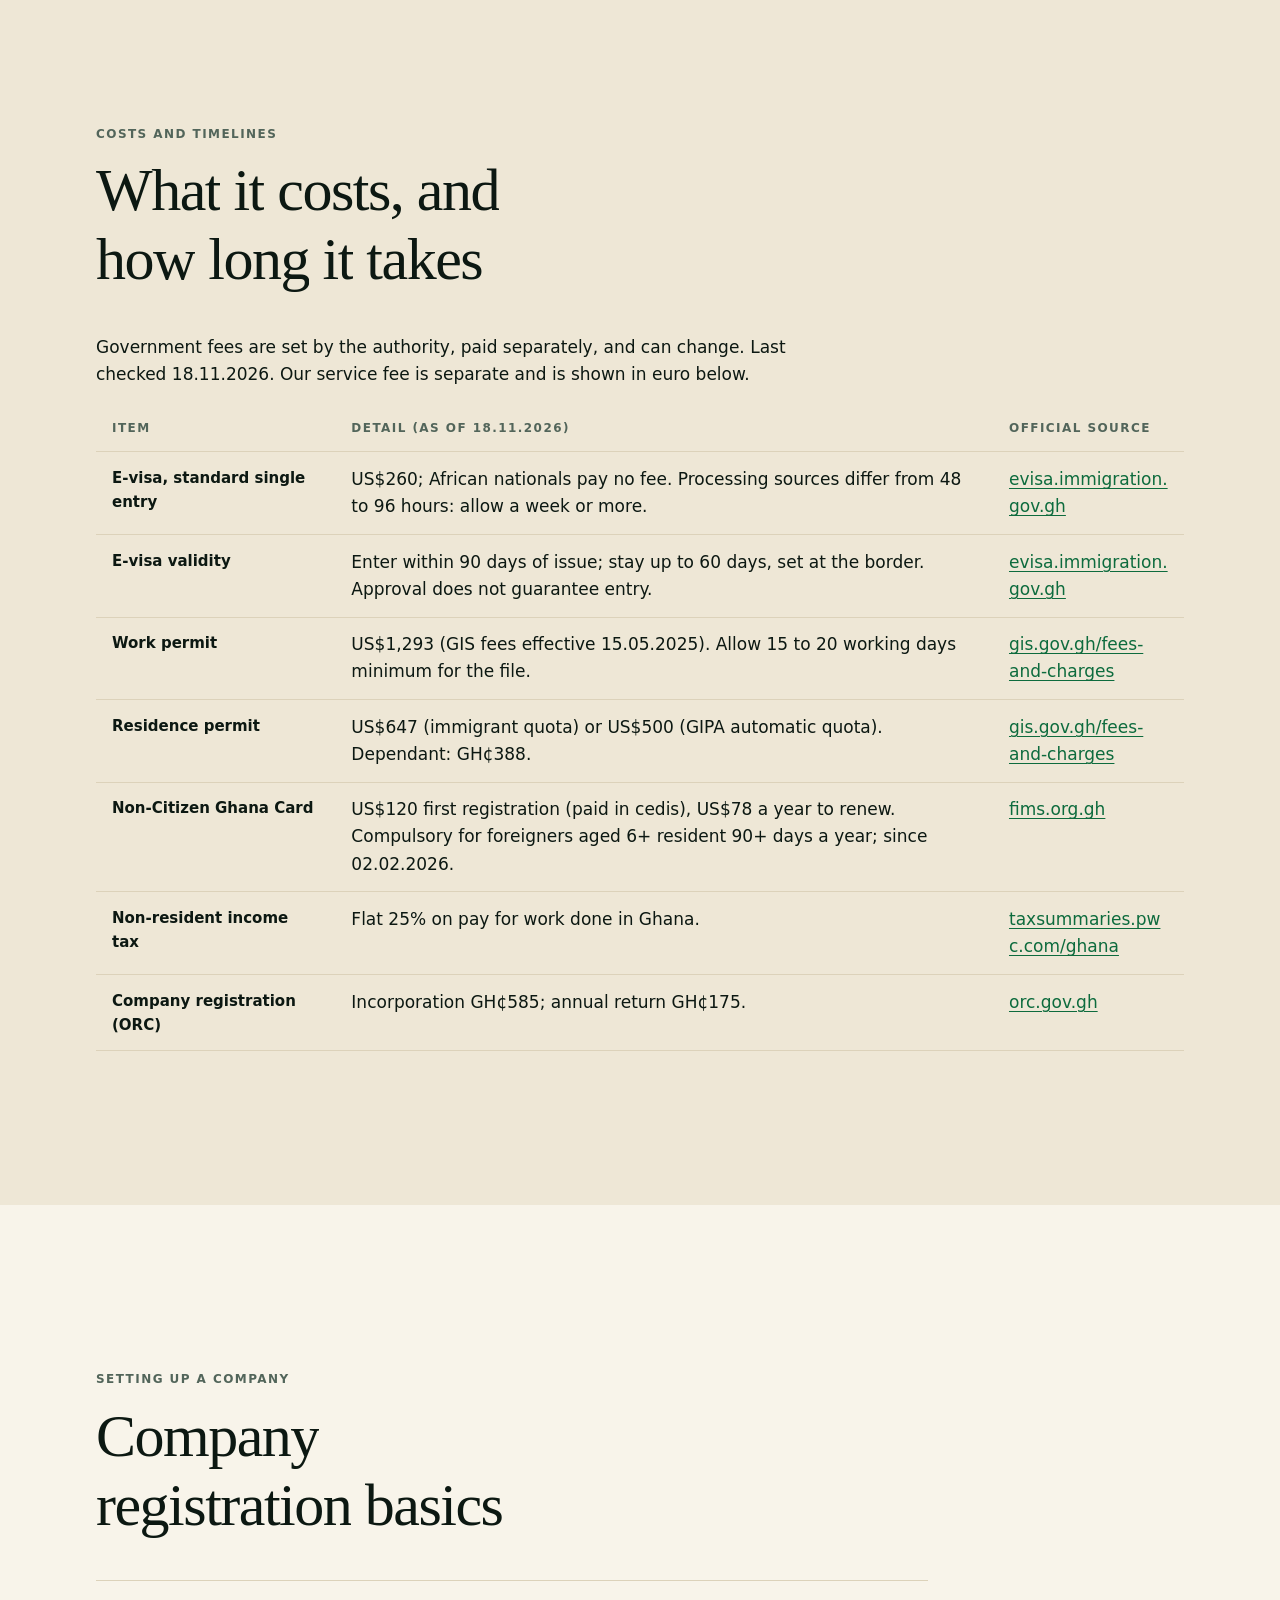
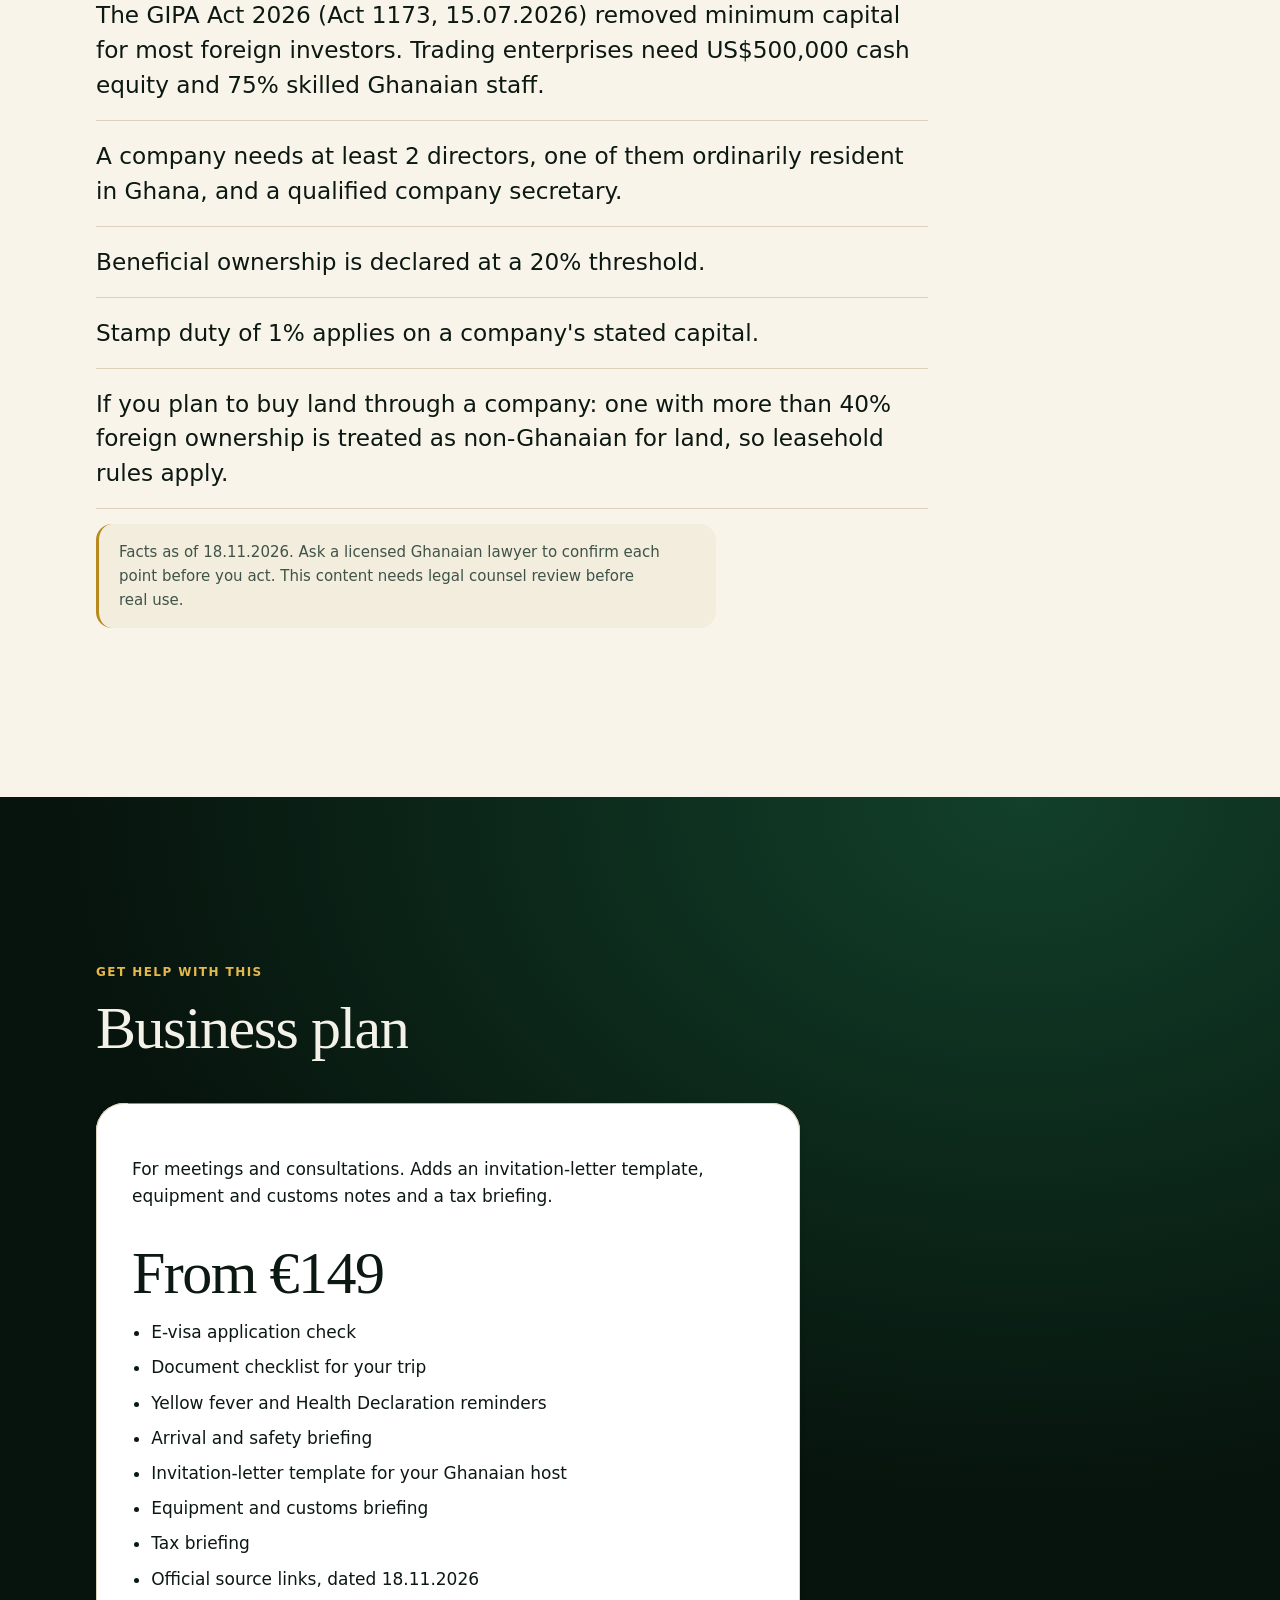
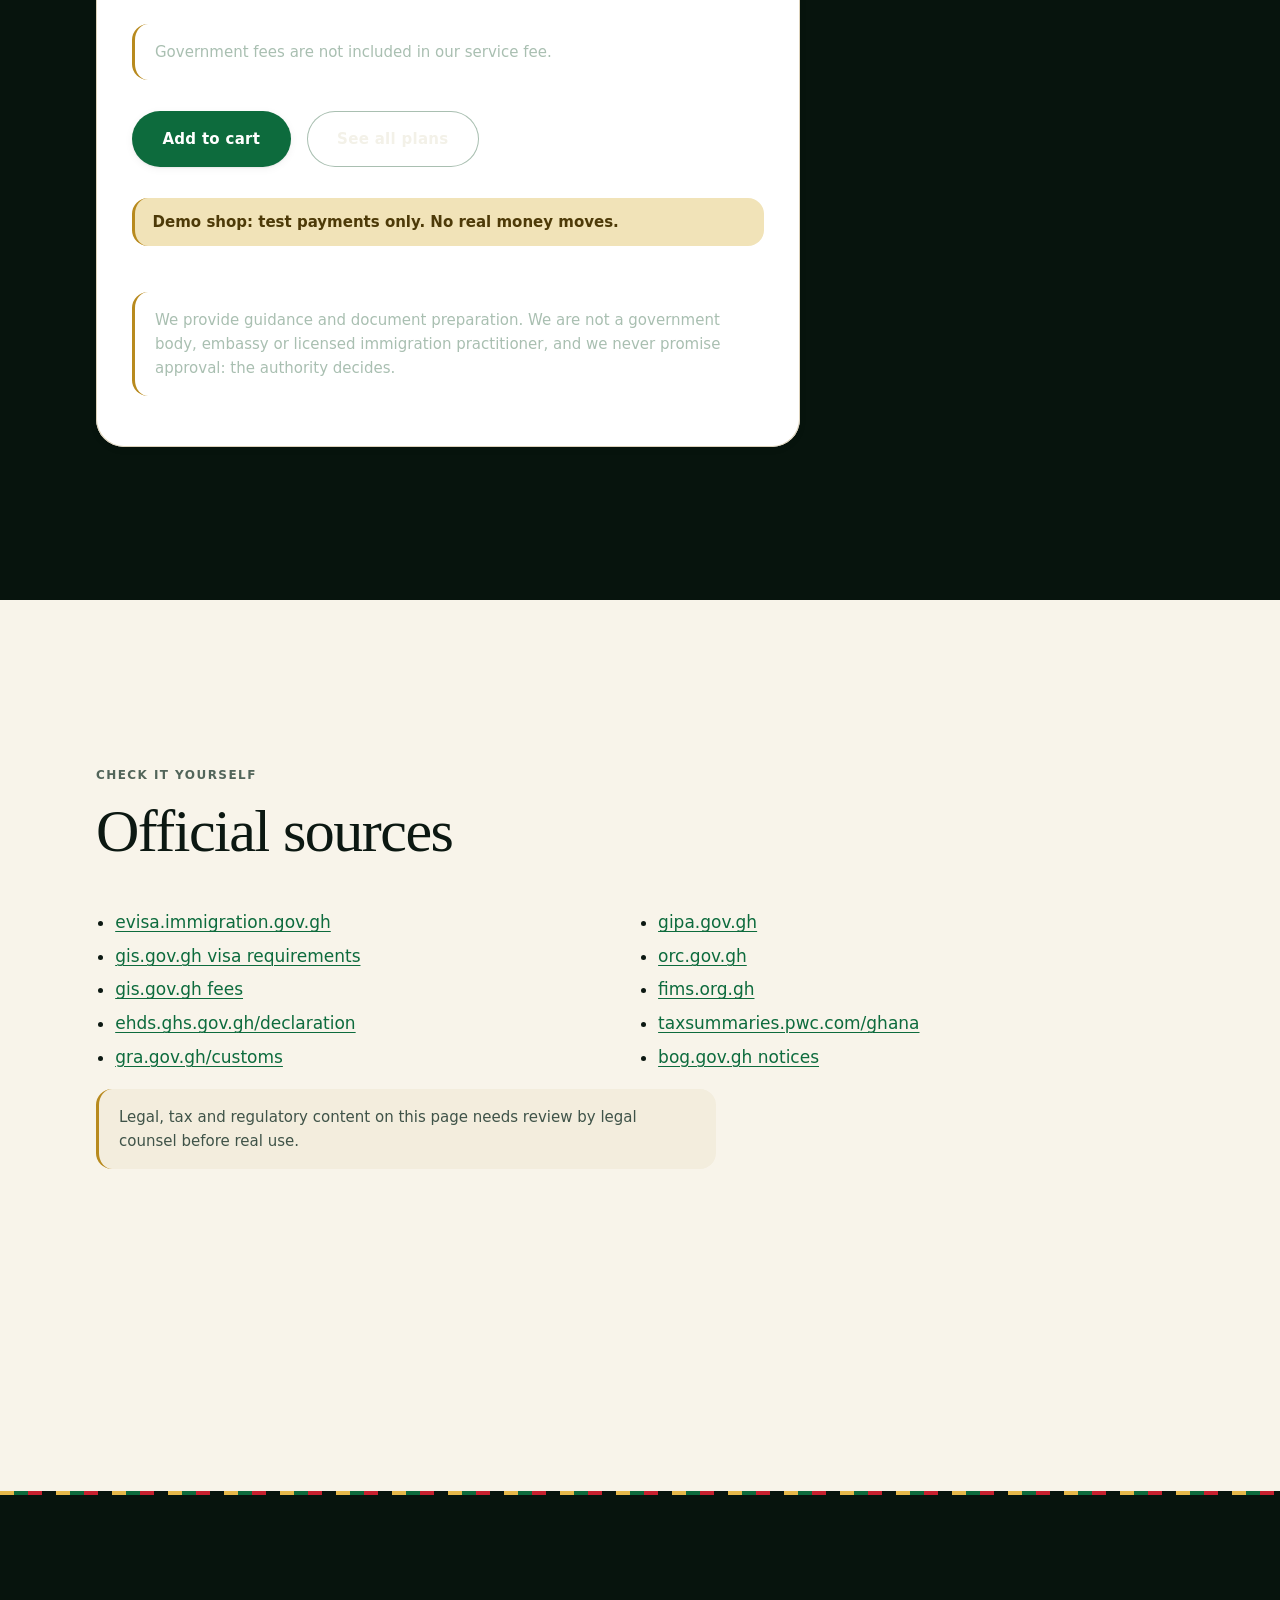
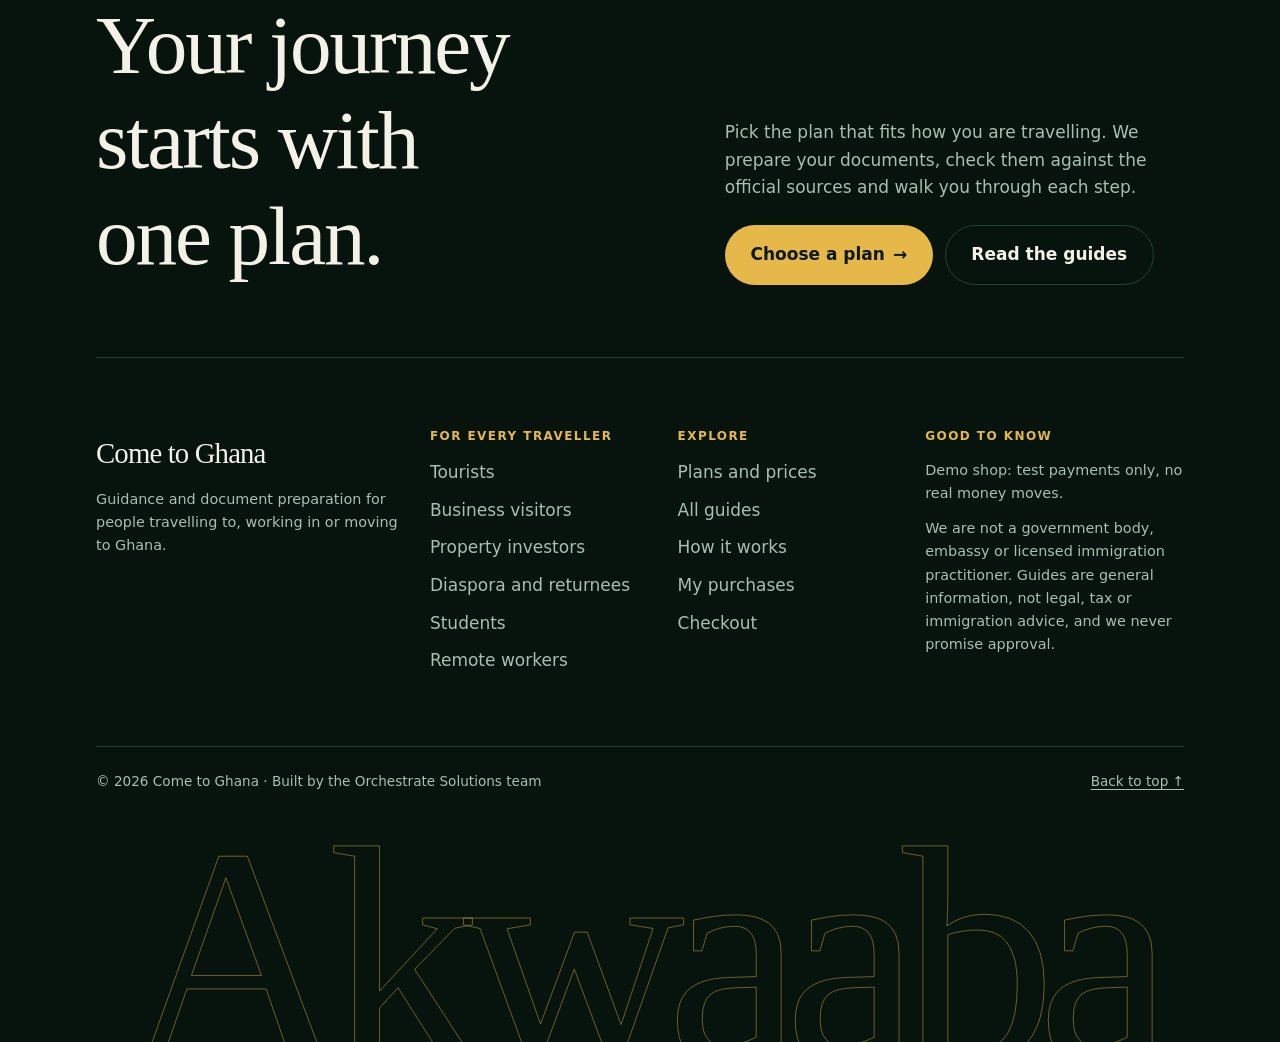
<file: pages/guides/business.html>
<!doctype html>
<html lang="en">
<head>
<meta charset="utf-8">
<meta name="viewport" content="width=device-width, initial-scale=1">
<title>Business visitor and investor guide | Come to Ghana</title>
<meta name="description" content="Entering Ghana for business: e-visa, documents, tax, equipment and company registration basics. Facts as of 18.11.2026.">
<link rel="stylesheet" href="../../css/tokens.css"> <link rel="stylesheet" href="../../css/layout.css"> <link rel="stylesheet" href="../../css/site.css"> <link rel="stylesheet" href="../../css/shop/core.css"> <link rel="stylesheet" href="../../css/shop/cart.css">
<script defer src="../../js/nav.js"></script> <script defer src="../../js/motion.js"></script> <script defer src="../../js/app.js"></script> <script defer src="../../js/shop/core.js"></script> <script defer src="../../js/shop/cart.js"></script>
<style>
  /* Guide page: only what the shared styles (site.css, shop/core.css) do not already give. */
  .band { padding-block: var(--space-section); }
  .gd-hero { min-height: 88svh; display: flex; flex-direction: column; justify-content: center; gap: var(--space-5); padding-top: clamp(4rem, 9vw, 7rem); }
  .gd-hero h1 { font-size: var(--fs-3xl); line-height: .98; margin: 0; max-width: 16ch; }
  .gd-hero .gd-lead { font-size: var(--fs-lg); color: var(--ink-soft); max-width: 52ch; margin: 0; }
  .gd-hero .eyebrow::before { content: ""; display: inline-block; width: .5rem; height: .5rem; border-radius: 50%; background: var(--red); margin-inline-end: .7rem; vertical-align: .1em; }
  .gd-h2 { font-size: var(--fs-2xl); margin: 0 0 var(--space-6); max-width: 18ch; }
  .gd-glance { list-style: none; margin: var(--space-5) 0 0; padding: var(--space-5) 0 0; border-top: 1px solid var(--line); display: grid; grid-template-columns: repeat(auto-fit, minmax(13rem, 1fr)); gap: var(--space-5); }
  .gd-glance li { max-width: none; display: grid; gap: .35rem; }
  .gd-num { font-family: var(--font-display); font-size: var(--fs-2xl); letter-spacing: var(--track-heading); line-height: 1; font-variant-numeric: lining-nums tabular-nums; }
  .gd-num small { font-size: .4em; letter-spacing: .02em; color: var(--gold); }
  .gd-cap { font-size: var(--fs-sm); color: var(--muted); }
  .gd-steps-wrap { display: grid; gap: var(--space-6) clamp(2rem, 6vw, 6rem); grid-template-columns: minmax(0, 1fr); align-items: start; }
  @media (min-width: 62rem) { .gd-steps-wrap { grid-template-columns: minmax(0, 5fr) minmax(0, 7fr); } .gd-steps-wrap > header { position: sticky; top: 7rem; } }
  .gd-steps { list-style: none; margin: 0; padding: 0; display: grid; gap: var(--space-6); counter-reset: s; }
  .gd-steps li { counter-increment: s; max-width: none; display: grid; gap: .6rem; padding-top: var(--space-5); border-top: 1px solid var(--line-dark); }
  .gd-steps li::before { content: counter(s, decimal-leading-zero); font-family: var(--font-display); font-size: var(--fs-xl); color: var(--accent-bright); letter-spacing: .02em; }
  .gd-steps h3 { font-size: var(--fs-step); margin: 0; }
  .gd-steps p { margin: 0; color: var(--on-dark-soft); }
  .gd-facts { list-style: none; margin: 0; padding: 0; display: grid; max-width: 52rem; }
  .gd-facts li { max-width: none; padding-block: 1.1rem; border-top: 1px solid var(--line); font-size: var(--fs-lg); line-height: 1.5; }
  .gd-facts li:last-child { border-bottom: 1px solid var(--line); }
  .gd-table-wrap { overflow-x: auto; }
  .gd-table { min-width: 36rem; }
  .gd-table th[scope="row"] { font-size: var(--fs-sm); text-transform: none; letter-spacing: 0; color: var(--ink); font-weight: 600; width: 22%; }
  .gd-table a, .gd-sources a { overflow-wrap: anywhere; }
  .gd-buy { max-width: 44rem; display: grid; gap: var(--space-4); }
  .gd-buy.shop-card { background: var(--surface); color: var(--ink); }
  .gd-price { font-size: var(--fs-2xl); margin: 0; line-height: 1; }
  .gd-includes { margin: 0; padding-left: 1.2rem; display: grid; gap: .5rem; }
  .gd-actions { display: flex; flex-wrap: wrap; gap: var(--space-4); }
  .gd-sources { columns: 2 18rem; margin: 0; padding-left: 1.2rem; }
  .gd-sources li { max-width: none; padding-block: .2rem; }
  @media (max-width: 40rem) {
    .gd-table { min-width: 0; }
    .gd-table thead { position: absolute; width: 1px; height: 1px; overflow: hidden; clip: rect(0 0 0 0); }
    .gd-table tr { display: block; padding: .9rem 0; border-bottom: 1px solid var(--line); }
    .gd-table th, .gd-table td { display: block; border: 0; padding: .15rem 0; width: auto !important; }
  }
</style>
</head>
<body>
<main id="main">
  <header class="band gd-hero">
    <p class="eyebrow">Business visitor and investor guide</p>
    <h1 data-split>Doing business in Ghana: enter, work, register</h1>
    <p class="gd-lead" data-reveal>A business visa covers meetings, consultations and advice. Hands-on work needs a work permit and a residence permit. This guide walks the route, with every fact dated and sourced.</p>
    <ul class="gd-glance" aria-label="Key figures, as of 18.11.2026">
      <li data-reveal><span class="gd-num"><small>US$</small> <span data-count="260">260</span></span><span class="gd-cap">standard e-visa fee, single entry</span></li>
      <li data-reveal><span class="gd-num"><span data-count="60">60</span> <small>days</small></span><span class="gd-cap">usual stay for business visitors</span></li>
      <li data-reveal><span class="gd-num"><span data-count="183">183</span> <small>days</small></span><span class="gd-cap">in 12 months makes you tax resident</span></li>
    </ul>
    <p class="guide-note" role="note">General information, not legal, tax or immigration advice. Confirm with the authority or a licensed Ghanaian adviser. Facts as of 18.11.2026.</p>
  </header>

  <section class="band band--dark" aria-labelledby="steps-h">
    <div class="gd-steps-wrap">
      <header>
        <p class="eyebrow">The route</p>
        <h2 id="steps-h" class="gd-h2" data-reveal>Step by step</h2>
      </header>
      <ol class="gd-steps">
        <li data-reveal><h3>Check your passport and visa route</h3><p>Your passport should be valid for 6 or more months, counted beyond your departure date. Ordinary passports of Canada, the UK, all EU states, China, India, Japan, South Korea, the Philippines, Vietnam, Malaysia, Pakistan and Bangladesh need a visa. ECOWAS and AES states are visa-free. Visa on arrival was replaced by the May 2026 reform, so do not rely on it: you risk being denied boarding.</p></li>
        <li data-reveal><h3>Apply for the e-visa online</h3><p>The e-visa has been online since 25.05.2026 at <a href="https://evisa.immigration.gov.gh" rel="noopener" target="_blank">evisa.immigration.gov.gh</a>. The standard single-entry fee is US$260. Higher tiers are not confirmed: check the portal. You cannot edit an application after submitting, and you must answer information requests within 72 hours. Business visitors usually get up to 60 days.</p></li>
        <li data-reveal><h3>Complete the Health Declaration</h3><p>Mandatory since 12.11.2026, online before departure. Bring your yellow fever certificate: required for all arrivals aged 9 months or more, valid for life, and the vaccine should be given 10 or more days before travel.</p></li>
        <li data-reveal><h3>Plan equipment and customs</h3><p>Laptops and phones are personal effects. Servers and demo kit go through the Red channel on temporary admission with a guarantee, and must leave unchanged within 90 days. An ATA Carnet is not accepted. Use a licensed customs agent. Declare cash over US$10,000 on form FX-5.</p></li>
        <li data-reveal><h3>Understand the tax position</h3><p>Pay for work done in Ghana is taxable from day one, with no minimum number of days. The non-resident rate is a flat 25%. Residence means 183 or more days in any 12 months. Treaties are in force with Belgium, the Czech Republic, Denmark, France, Germany, Italy, Mauritius, Morocco, the Netherlands, Qatar, Singapore, South Africa, Switzerland and the UK; none with Canada, China, India, Japan, Korea, the Philippines, Vietnam, Malaysia, Pakistan or Bangladesh. Speak to a tax adviser.</p></li>
        <li data-reveal><h3>If you will work or stay: permits</h3><p>Hands-on work needs a work permit and a residence permit under the Immigration Act 2000 (Act 573). The company applies. Allow at least 15 to 20 working days. Processing time and validity of the permits are not confirmed: check with the Ghana Immigration Service.</p></li>
        <li data-reveal><h3>If you will set up a company</h3><p>Registration basics are below. Registration with GIPA follows incorporation and is renewed annually. Take advice from a licensed Ghanaian lawyer before you commit.</p></li>
      </ol>
    </div>
  </section>

  <section class="band" aria-labelledby="prep-h">
    <p class="eyebrow">Before you go</p>
    <h2 id="prep-h" class="gd-h2" data-reveal>What to prepare</h2>
    <ul class="gd-facts">
      <li data-reveal>Passport valid 6+ months beyond departure, and a photo under 3 months old</li>
      <li data-reveal>Return ticket or itinerary, and proof of accommodation</li>
      <li data-reveal>Yellow fever certificate</li>
      <li data-reveal>Employer letter, and an invitation letter from your Ghanaian host (our Business plan includes a template)</li>
      <li data-reveal>For a work permit: GIPA registration, tax clearance, audited accounts, a Ghana Immigration Clinic medical, a home-country police report, CV and certificates, your contract, a ministry support letter and a Non-Citizen Ghana Card</li>
      <li data-reveal>Working hours: private firms usually keep 08:00 to 17:00 Monday to Friday; government offices often close by 15:00 to 16:00</li>
    </ul>
  </section>

  <section class="band band--alt" aria-labelledby="cost-h">
    <p class="eyebrow">Costs and timelines</p>
    <h2 id="cost-h" class="gd-h2" data-reveal>What it costs, and how long it takes</h2>
    <p data-reveal>Government fees are set by the authority, paid separately, and can change. Last checked 18.11.2026. Our service fee is separate and is shown in euro below.</p>
    <div class="gd-table-wrap" role="region" aria-label="Costs and timelines" tabindex="0">
    <table class="gd-table">
      <thead><tr><th scope="col">Item</th><th scope="col">Detail (as of 18.11.2026)</th><th scope="col">Official source</th></tr></thead>
      <tbody>
        <tr><th scope="row">E-visa, standard single entry</th><td>US$260; African nationals pay no fee. Processing sources differ from 48 to 96 hours: allow a week or more.</td><td><a href="https://evisa.immigration.gov.gh" rel="noopener" target="_blank">evisa.immigration.gov.gh</a></td></tr>
        <tr><th scope="row">E-visa validity</th><td>Enter within 90 days of issue; stay up to 60 days, set at the border. Approval does not guarantee entry.</td><td><a href="https://evisa.immigration.gov.gh" rel="noopener" target="_blank">evisa.immigration.gov.gh</a></td></tr>
        <tr><th scope="row">Work permit</th><td>US$1,293 (GIS fees effective 15.05.2025). Allow 15 to 20 working days minimum for the file.</td><td><a href="https://gis.gov.gh/fees-and-charges/" rel="noopener" target="_blank">gis.gov.gh/fees-and-charges</a></td></tr>
        <tr><th scope="row">Residence permit</th><td>US$647 (immigrant quota) or US$500 (GIPA automatic quota). Dependant: GH¢388.</td><td><a href="https://gis.gov.gh/fees-and-charges/" rel="noopener" target="_blank">gis.gov.gh/fees-and-charges</a></td></tr>
        <tr><th scope="row">Non-Citizen Ghana Card</th><td>US$120 first registration (paid in cedis), US$78 a year to renew. Compulsory for foreigners aged 6+ resident 90+ days a year; since 02.02.2026.</td><td><a href="https://fims.org.gh" rel="noopener" target="_blank">fims.org.gh</a></td></tr>
        <tr><th scope="row">Non-resident income tax</th><td>Flat 25% on pay for work done in Ghana.</td><td><a href="https://taxsummaries.pwc.com/ghana" rel="noopener" target="_blank">taxsummaries.pwc.com/ghana</a></td></tr>
        <tr><th scope="row">Company registration (ORC)</th><td>Incorporation GH¢585; annual return GH¢175.</td><td><a href="https://orc.gov.gh" rel="noopener" target="_blank">orc.gov.gh</a></td></tr>
      </tbody>
    </table>
    </div>
  </section>

  <section class="band" aria-labelledby="co-h">
    <p class="eyebrow">Setting up a company</p>
    <h2 id="co-h" class="gd-h2" data-reveal>Company registration basics</h2>
    <ul class="gd-facts">
      <li data-reveal>The GIPA Act 2026 (Act 1173, 15.07.2026) removed minimum capital for most foreign investors. Trading enterprises need US$500,000 cash equity and 75% skilled Ghanaian staff.</li>
      <li data-reveal>A company needs at least 2 directors, one of them ordinarily resident in Ghana, and a qualified company secretary.</li>
      <li data-reveal>Beneficial ownership is declared at a 20% threshold.</li>
      <li data-reveal>Stamp duty of 1% applies on a company's stated capital.</li>
      <li data-reveal>If you plan to buy land through a company: one with more than 40% foreign ownership is treated as non-Ghanaian for land, so leasehold rules apply.</li>
    </ul>
    <p class="guide-note" data-reveal>Facts as of 18.11.2026. Ask a licensed Ghanaian lawyer to confirm each point before you act. This content needs legal counsel review before real use.</p>
  </section>

  <section class="band band--dark" aria-labelledby="buy-h">
    <p class="eyebrow">Get help with this</p>
    <h2 id="buy-h" class="gd-h2" data-reveal>Business plan</h2>
    <div class="gd-buy shop-card" data-reveal>
      <p id="gd-desc"></p>
      <p class="gd-price shop-price" id="gd-price" aria-live="polite"></p>
      <ul class="gd-includes" id="gd-includes"></ul>
      <p class="guide-note">Government fees are not included in our service fee.</p>
      <div class="gd-actions"><button type="button" class="shop-btn" id="gd-add" disabled>Add to cart</button> <a class="shop-btn shop-btn--ghost" href="../services.html">See all plans</a></div>
      <p class="shop-testmoney" role="note">Demo shop: test payments only. No real money moves.</p>
      <p class="guide-note">We provide guidance and document preparation. We are not a government body, embassy or licensed immigration practitioner, and we never promise approval: the authority decides.</p>
    </div>
  </section>

  <section class="band" aria-labelledby="src-h">
    <p class="eyebrow">Check it yourself</p>
    <h2 id="src-h" class="gd-h2" data-reveal>Official sources</h2>
    <ul class="gd-sources">
      <li><a href="https://evisa.immigration.gov.gh" rel="noopener" target="_blank">evisa.immigration.gov.gh</a></li>
      <li><a href="https://gis.gov.gh/?p=2142" rel="noopener" target="_blank">gis.gov.gh visa requirements</a></li>
      <li><a href="https://gis.gov.gh/fees-and-charges/" rel="noopener" target="_blank">gis.gov.gh fees</a></li>
      <li><a href="https://ehds.ghs.gov.gh/declaration" rel="noopener" target="_blank">ehds.ghs.gov.gh/declaration</a></li>
      <li><a href="https://gra.gov.gh/customs" rel="noopener" target="_blank">gra.gov.gh/customs</a></li>
      <li><a href="https://gipa.gov.gh" rel="noopener" target="_blank">gipa.gov.gh</a></li>
      <li><a href="https://orc.gov.gh" rel="noopener" target="_blank">orc.gov.gh</a></li>
      <li><a href="https://fims.org.gh" rel="noopener" target="_blank">fims.org.gh</a></li>
      <li><a href="https://taxsummaries.pwc.com/ghana" rel="noopener" target="_blank">taxsummaries.pwc.com/ghana</a></li>
      <li><a href="https://bog.gov.gh" rel="noopener" target="_blank">bog.gov.gh notices</a></li>
    </ul>
    <p class="guide-note">Legal, tax and regulatory content on this page needs review by legal counsel before real use.</p>
  </section>
</main>
<script>
(function () {
  'use strict';
  var PLAN = 'business', btn = document.getElementById('gd-add');
  function ready(fn) { if (window.Shop) fn(); else window.addEventListener('load', fn); }
  ready(function () {
    if (!window.Shop) return;
    Shop.catalog().then(function (c) {
      var it = Shop.item(c, PLAN); if (!it) return;
      document.getElementById('gd-desc').textContent = it.desc;
      document.getElementById('gd-price').textContent = 'From ' + Shop.money(it.price);
      var ul = document.getElementById('gd-includes');
      (it.includes || []).forEach(function (t) { var li = document.createElement('li'); li.textContent = t; ul.appendChild(li); });
      btn.disabled = false;
      btn.addEventListener('click', function () { Shop.addToCart({ item: PLAN, qty: 1, options: {speed:'standard',travellers:'1'} }); });
    }).catch(function () { document.getElementById('gd-desc').textContent = 'The plan details could not load. Please refresh the page.'; });
  });
})();
</script>
<noscript><p class="guide-note">Turn on JavaScript to add this plan to your cart. The business plan is from 149 €, the remote worker plan from 199 € (service fee, excluding government fees).</p></noscript>
</body>
</html>
</file>
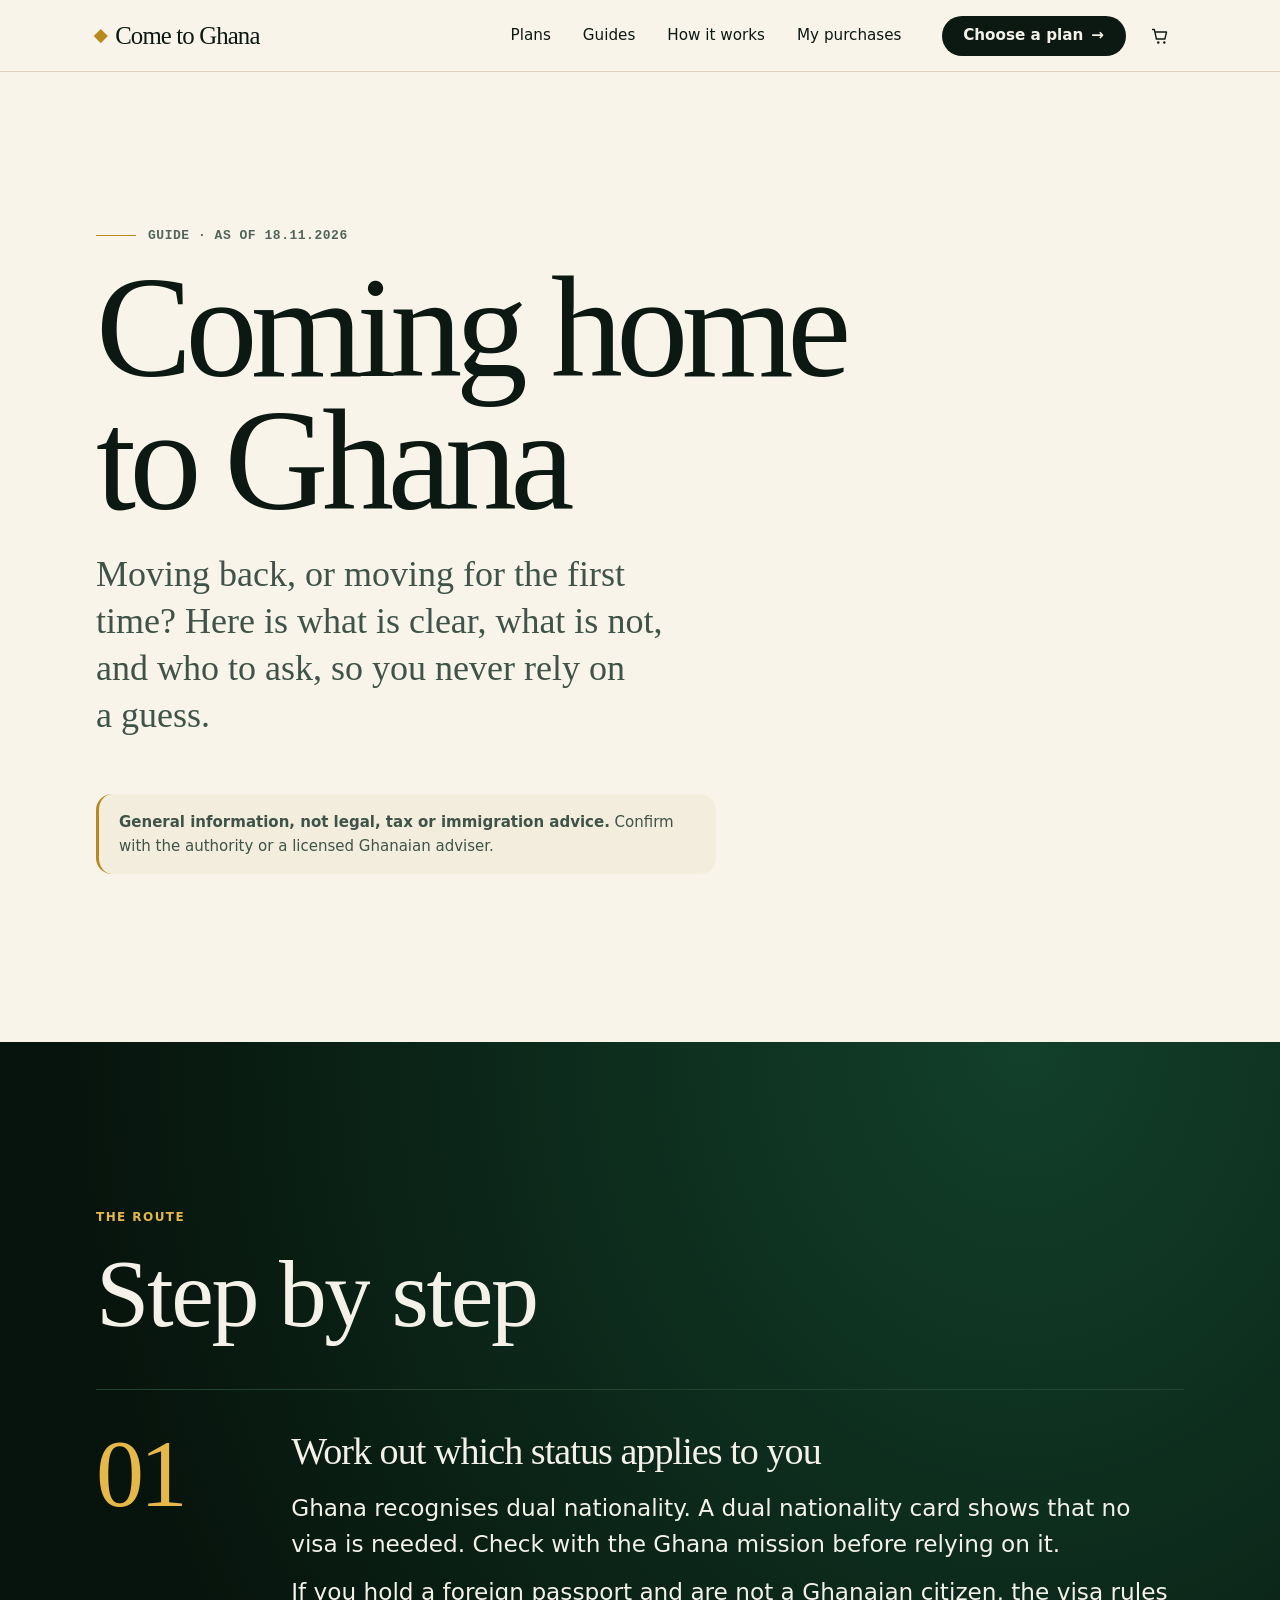
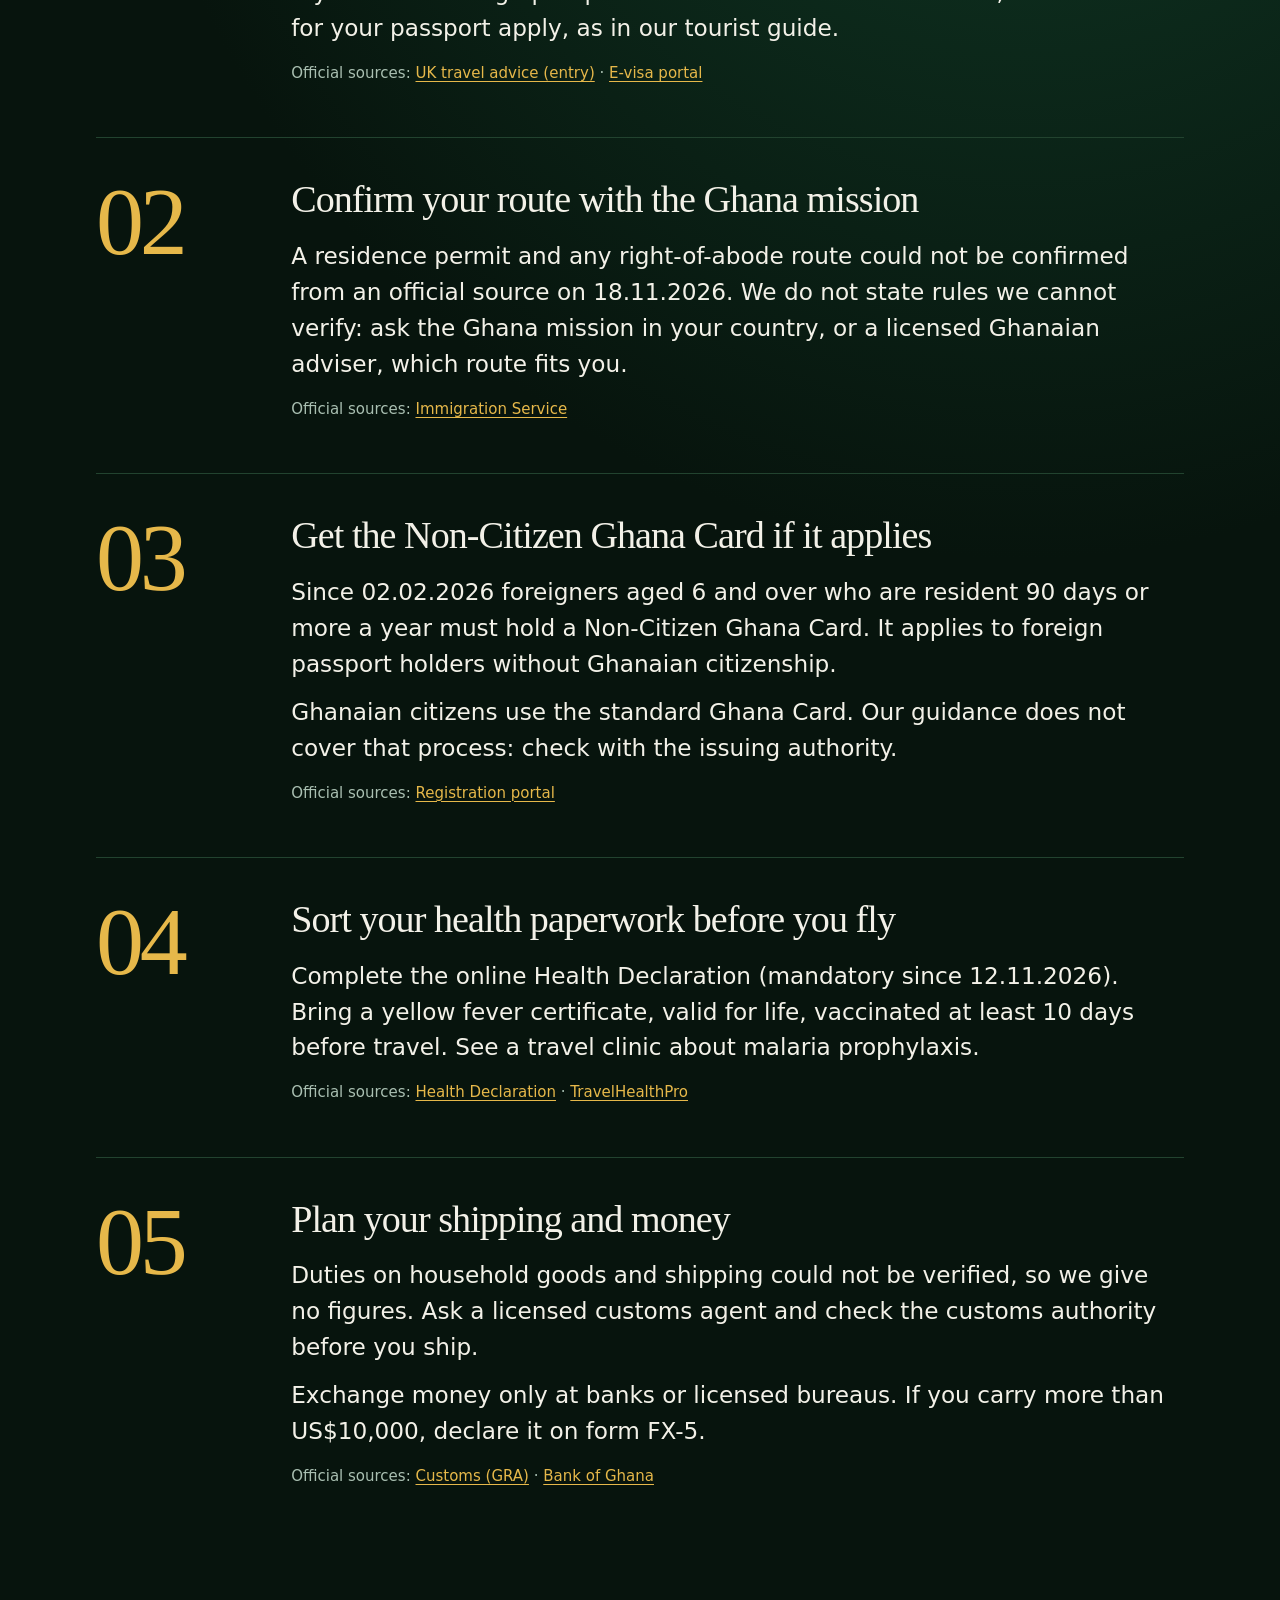
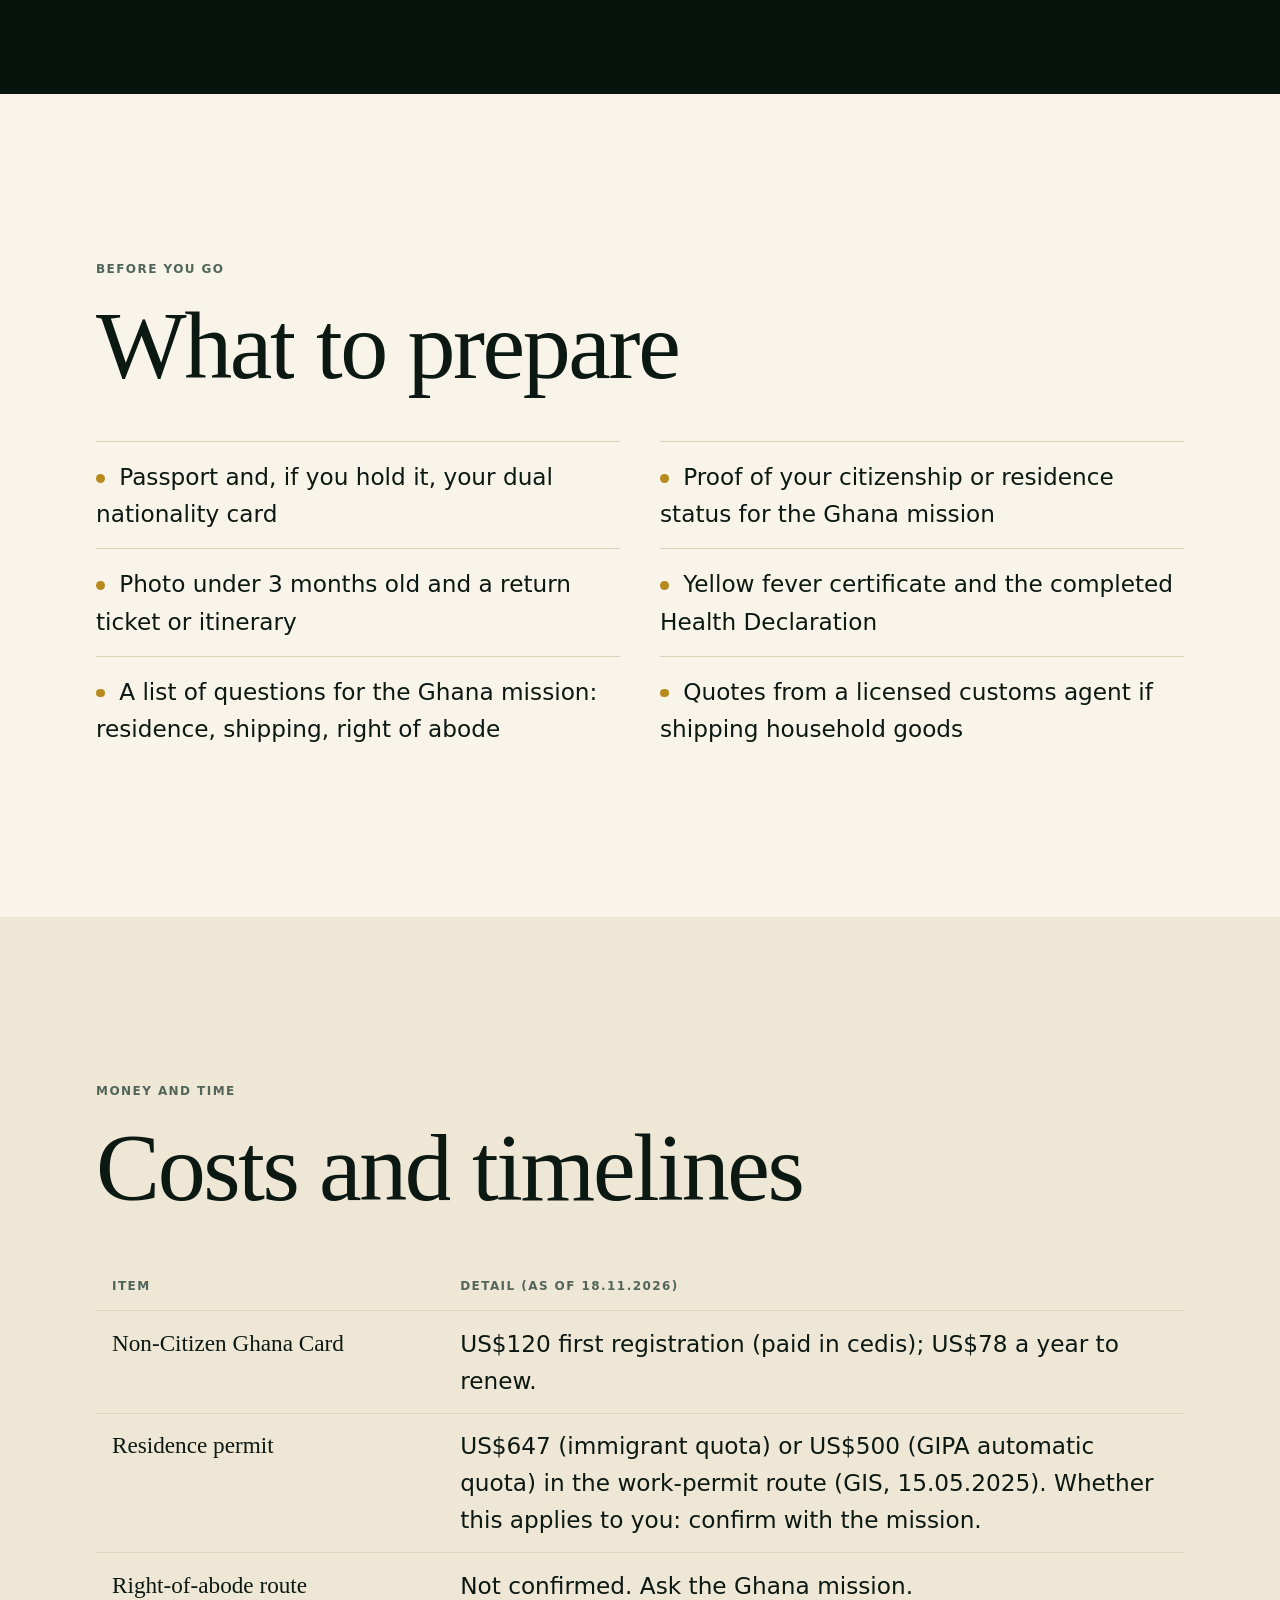
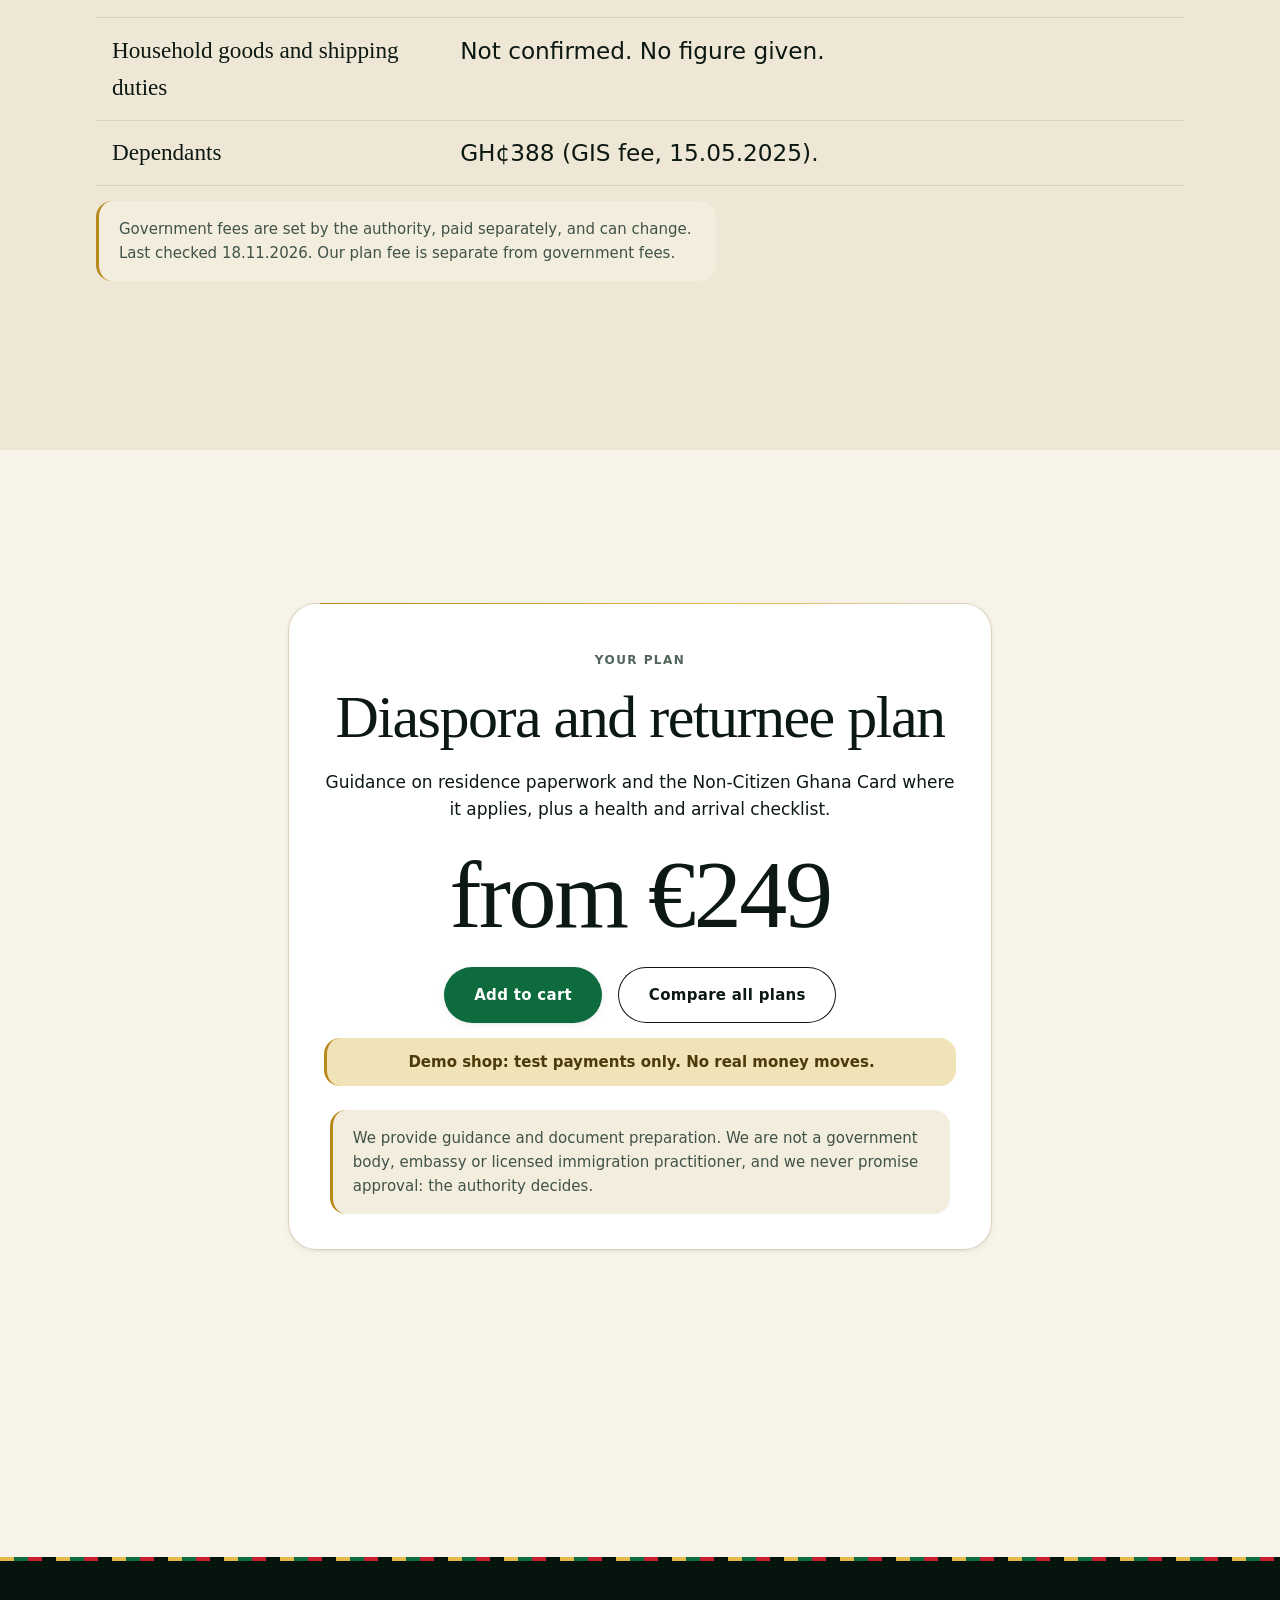
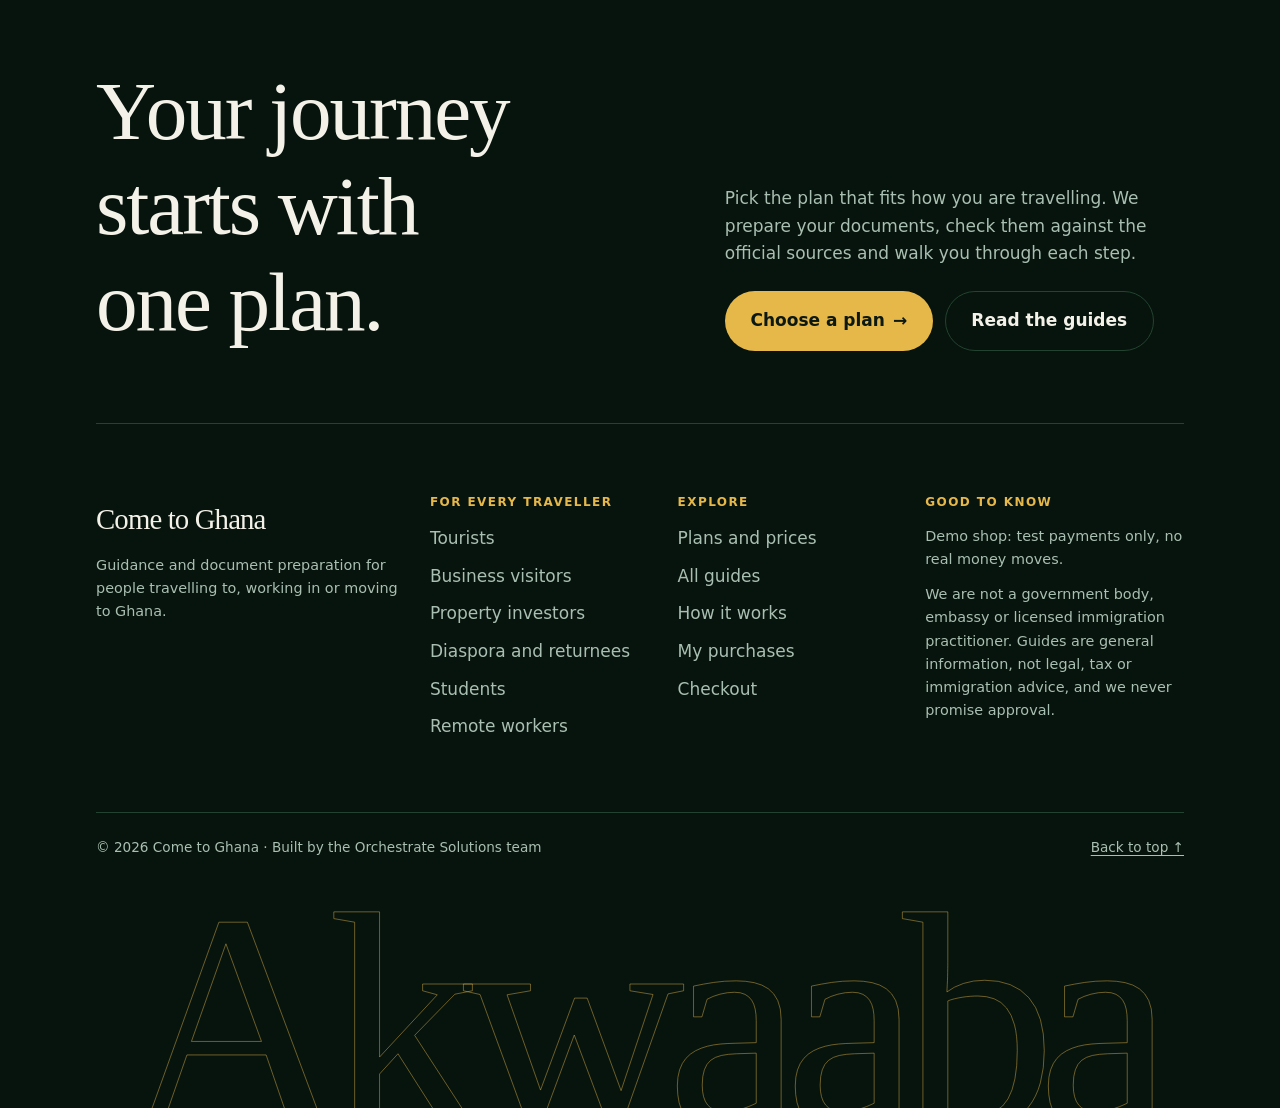
<file: pages/guides/diaspora.html>
<!doctype html>
<html lang="en">
<head>
<meta charset="utf-8">
<meta name="viewport" content="width=device-width, initial-scale=1">
<title>Diaspora and returnee guide: returning to Ghana | Come to Ghana</title>
<meta name="description" content="Guide for the Ghanaian diaspora and returnees: dual nationality, the Non-Citizen Ghana Card and what to confirm with the Ghana mission.">
<link rel="stylesheet" href="../../css/tokens.css"> <link rel="stylesheet" href="../../css/layout.css"> <link rel="stylesheet" href="../../css/site.css"> <link rel="stylesheet" href="../../css/shop/core.css"> <link rel="stylesheet" href="../../css/shop/cart.css">
<script defer src="../../js/nav.js"></script> <script defer src="../../js/motion.js"></script> <script defer src="../../js/app.js"></script> <script defer src="../../js/shop/core.js"></script> <script defer src="../../js/shop/cart.js"></script>
<style>
  .band { padding-block: var(--space-section); }
  .gd-hero { min-height: min(86svh, 56rem); display: flex; flex-direction: column; justify-content: center; }
  .gd-hero h1 { font-size: var(--fs-hero); line-height: var(--lh-tight); margin: 1rem 0 var(--space-5); max-width: 14ch; }
  .gd-lede { font-family: var(--font-display); font-size: var(--fs-xl); line-height: 1.3; color: var(--ink-soft); max-width: 34ch; margin: 0 0 var(--space-6); }
  .gd-asof { font-family: var(--font-mono); font-size: var(--fs-xs); letter-spacing: .04em; color: var(--muted); }
  .gd-asof::before { content: ""; display: inline-block; width: 2.5rem; height: 1px; background: var(--gold); vertical-align: middle; margin-right: .75rem; }
  .gd-head { font-size: var(--fs-3xl); line-height: var(--lh-snug); margin: .6rem 0 var(--space-6); }
  .gd-steps { list-style: none; margin: 0; padding: 0; display: grid; gap: 0; counter-reset: s; }
  .gd-steps li { counter-increment: s; display: grid; grid-template-columns: minmax(4.5rem, 9rem) 1fr; gap: 1rem clamp(1rem, 4vw, 4rem); padding-block: var(--space-6); border-top: 1px solid var(--line-dark); max-width: none; }
  .gd-steps li::before { content: counter(s, decimal-leading-zero); font-family: var(--font-display); font-size: var(--fs-3xl); line-height: var(--lh-tight); color: var(--accent-bright); letter-spacing: var(--track-display); }
  .gd-steps h3 { font-size: var(--fs-step); margin: 0 0 var(--space-4); }
  .gd-steps p { margin: 0 0 var(--space-3); font-size: var(--fs-lg); line-height: 1.55; color: var(--on-dark); }
  .gd-src { font-size: var(--fs-sm) !important; color: var(--on-dark-soft) !important; margin-top: var(--space-4) !important; }
  .gd-src a { text-decoration-color: var(--accent-bright); }
  .gd-prep { list-style: none; margin: 0; padding: 0; display: grid; grid-template-columns: repeat(auto-fit, minmax(min(100%, 22rem), 1fr)); gap: 0 var(--space-6); max-width: none; }
  .gd-prep li { padding-block: var(--space-4); border-top: 1px solid var(--line); font-size: var(--fs-lg); max-width: none; }
  .gd-prep li::before { content: ""; display: inline-block; width: .55rem; height: .55rem; border-radius: 50%; background: var(--gold); margin-right: .9rem; vertical-align: .1em; }
  .gd-scroll { overflow-x: auto; }
  .gd-table th[scope=row] { width: 32%; font-family: var(--font-display); font-size: var(--fs-lg); text-transform: none; letter-spacing: 0; color: var(--ink); font-weight: var(--display-weight); }
  .gd-table td { font-size: var(--fs-lg); }
  .gd-buy { max-width: 44rem; margin-inline: auto; text-align: center; }
  .gd-buy h2 { font-size: var(--fs-2xl); margin: .5rem 0 var(--space-4); }
  .gd-buy p { margin-inline: auto; }
  .gd-price { font-size: var(--fs-3xl) !important; line-height: 1; margin: var(--space-5) auto !important; }
  .gd-cta { display: flex; flex-wrap: wrap; gap: 1rem; justify-content: center; }
  .gd-buy .guide-note { text-align: left; margin: var(--space-5) auto 0; }
  @media (max-width: 40rem) { .gd-steps li { grid-template-columns: 1fr; } .gd-table th[scope=row] { width: 40%; } .gd-table th, .gd-table td { padding: .7rem .5rem; } }
</style>
</head>
<body>
<main id="main">
  <section class="band gd-hero">
    <span class="gd-asof eyebrow">Guide · as of 18.11.2026</span>
    <h1 data-words>Coming home to Ghana</h1>
    <p class="gd-lede" data-reveal>Moving back, or moving for the first time? Here is what is clear, what is not, and who to ask, so you never rely on a guess.</p>
    <p class="guide-note" data-reveal><strong>General information, not legal, tax or immigration advice.</strong> Confirm with the authority or a licensed Ghanaian adviser.</p>
  </section>
  <section class="band band--dark" aria-labelledby="steps-h">
    <p class="eyebrow" data-reveal>The route</p>
    <h2 id="steps-h" class="gd-head" data-reveal>Step by step</h2>
    <ol class="gd-steps">
      <li data-reveal><div><h3>Work out which status applies to you</h3><p>Ghana recognises dual nationality. A dual nationality card shows that no visa is needed. Check with the Ghana mission before relying on it.</p><p>If you hold a foreign passport and are not a Ghanaian citizen, the visa rules for your passport apply, as in our tourist guide.</p><p class="gd-src">Official sources: <a href="https://gov.uk/foreign-travel-advice/ghana" rel="noopener">UK travel advice (entry)</a> · <a href="https://evisa.immigration.gov.gh" rel="noopener">E-visa portal</a></p></div></li>
      <li data-reveal><div><h3>Confirm your route with the Ghana mission</h3><p>A residence permit and any right-of-abode route could not be confirmed from an official source on 18.11.2026. We do not state rules we cannot verify: ask the Ghana mission in your country, or a licensed Ghanaian adviser, which route fits you.</p><p class="gd-src">Official sources: <a href="https://gis.gov.gh" rel="noopener">Immigration Service</a></p></div></li>
      <li data-reveal><div><h3>Get the Non-Citizen Ghana Card if it applies</h3><p>Since 02.02.2026 foreigners aged 6 and over who are resident 90 days or more a year must hold a Non-Citizen Ghana Card. It applies to foreign passport holders without Ghanaian citizenship.</p><p>Ghanaian citizens use the standard Ghana Card. Our guidance does not cover that process: check with the issuing authority.</p><p class="gd-src">Official sources: <a href="https://fims.org.gh" rel="noopener">Registration portal</a></p></div></li>
      <li data-reveal><div><h3>Sort your health paperwork before you fly</h3><p>Complete the online Health Declaration (mandatory since 12.11.2026). Bring a yellow fever certificate, valid for life, vaccinated at least 10 days before travel. See a travel clinic about malaria prophylaxis.</p><p class="gd-src">Official sources: <a href="https://ehds.ghs.gov.gh/declaration" rel="noopener">Health Declaration</a> · <a href="https://travelhealthpro.org.uk" rel="noopener">TravelHealthPro</a></p></div></li>
      <li data-reveal><div><h3>Plan your shipping and money</h3><p>Duties on household goods and shipping could not be verified, so we give no figures. Ask a licensed customs agent and check the customs authority before you ship.</p><p>Exchange money only at banks or licensed bureaus. If you carry more than US$10,000, declare it on form FX-5.</p><p class="gd-src">Official sources: <a href="https://gra.gov.gh/customs" rel="noopener">Customs (GRA)</a> · <a href="https://bog.gov.gh" rel="noopener">Bank of Ghana</a></p></div></li>
    </ol>
  </section>
  <section class="band" aria-labelledby="prep-h">
    <p class="eyebrow" data-reveal>Before you go</p>
    <h2 id="prep-h" class="gd-head" data-reveal>What to prepare</h2>
    <ul class="gd-prep" data-reveal>
      <li>Passport and, if you hold it, your dual nationality card</li>
      <li>Proof of your citizenship or residence status for the Ghana mission</li>
      <li>Photo under 3 months old and a return ticket or itinerary</li>
      <li>Yellow fever certificate and the completed Health Declaration</li>
      <li>A list of questions for the Ghana mission: residence, shipping, right of abode</li>
      <li>Quotes from a licensed customs agent if shipping household goods</li>
    </ul>
  </section>
  <section class="band band--alt" aria-labelledby="cost-h">
    <p class="eyebrow" data-reveal>Money and time</p>
    <h2 id="cost-h" class="gd-head" data-reveal>Costs and timelines</h2>
    <div class="gd-scroll"><table class="gd-table"><caption class="sr-only">Costs and timelines, as of 18.11.2026</caption><thead><tr><th scope="col">Item</th><th scope="col">Detail (as of 18.11.2026)</th></tr></thead><tbody>
      <tr><th scope="row">Non-Citizen Ghana Card</th><td>US$120 first registration (paid in cedis); US$78 a year to renew.</td></tr>
      <tr><th scope="row">Residence permit</th><td>US$647 (immigrant quota) or US$500 (GIPA automatic quota) in the work-permit route (GIS, 15.05.2025). Whether this applies to you: confirm with the mission.</td></tr>
      <tr><th scope="row">Right-of-abode route</th><td>Not confirmed. Ask the Ghana mission.</td></tr>
      <tr><th scope="row">Household goods and shipping duties</th><td>Not confirmed. No figure given.</td></tr>
      <tr><th scope="row">Dependants</th><td>GH¢388 (GIS fee, 15.05.2025).</td></tr>
    </tbody></table></div>
    <p class="guide-note" data-reveal>Government fees are set by the authority, paid separately, and can change. Last checked 18.11.2026. Our plan fee is separate from government fees.</p>
  </section>
  <section class="band" aria-labelledby="buy-h">
    <div class="gd-buy shop-card" data-reveal>
      <p class="eyebrow">Your plan</p>
      <h2 id="buy-h">Diaspora and returnee plan</h2>
      <p>Guidance on residence paperwork and the Non-Citizen Ghana Card where it applies, plus a health and arrival checklist.</p>
      <p class="gd-price shop-price" id="gd-price" aria-live="polite">from</p>
      <div class="gd-cta">
        <button class="shop-btn" type="button" id="gd-add">Add to cart</button>
        <a class="shop-btn shop-btn--ghost" href="../services.html">Compare all plans</a>
      </div>
      <p class="shop-testmoney" role="note">Demo shop: test payments only. No real money moves.</p>
      <p class="guide-note">We provide guidance and document preparation. We are not a government body, embassy or licensed immigration practitioner, and we never promise approval: the authority decides.</p>
    </div>
  </section>
</main>
<script>
(function () {
  function init() {
    if (!window.Shop) return setTimeout(init, 50);
    var id = 'returnee', price = document.getElementById('gd-price'), btn = document.getElementById('gd-add');
    Shop.catalog().then(function (c) { var it = Shop.item(c, id); if (it) price.textContent = 'from ' + Shop.money(it.price); }).catch(function () { price.textContent = ''; });
    btn.addEventListener('click', function () {
      var o = {}; o.speed = 'standard'; if (false) o.travellers = '1';
      Shop.addToCart({ item: id, qty: 1, options: o });
    });
  }
  init();
})();
</script>
</body>
</html>
</file>
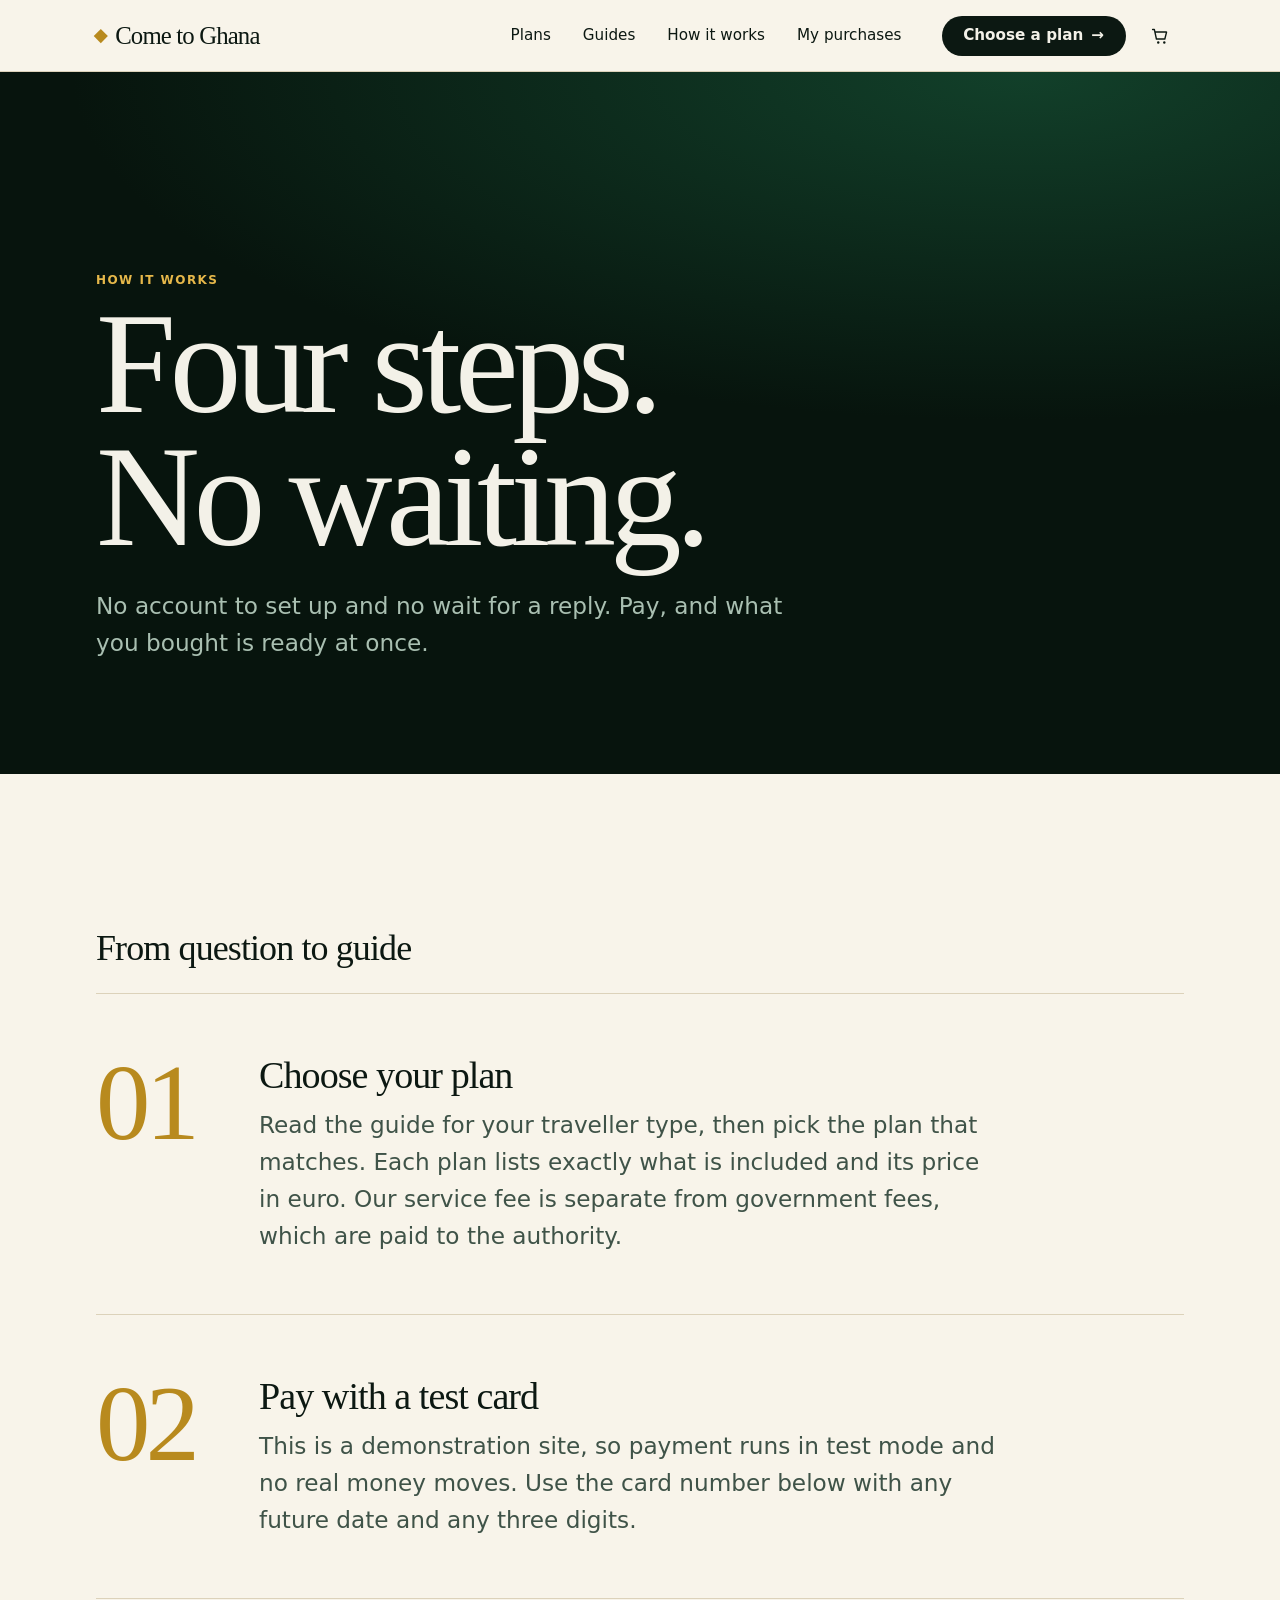
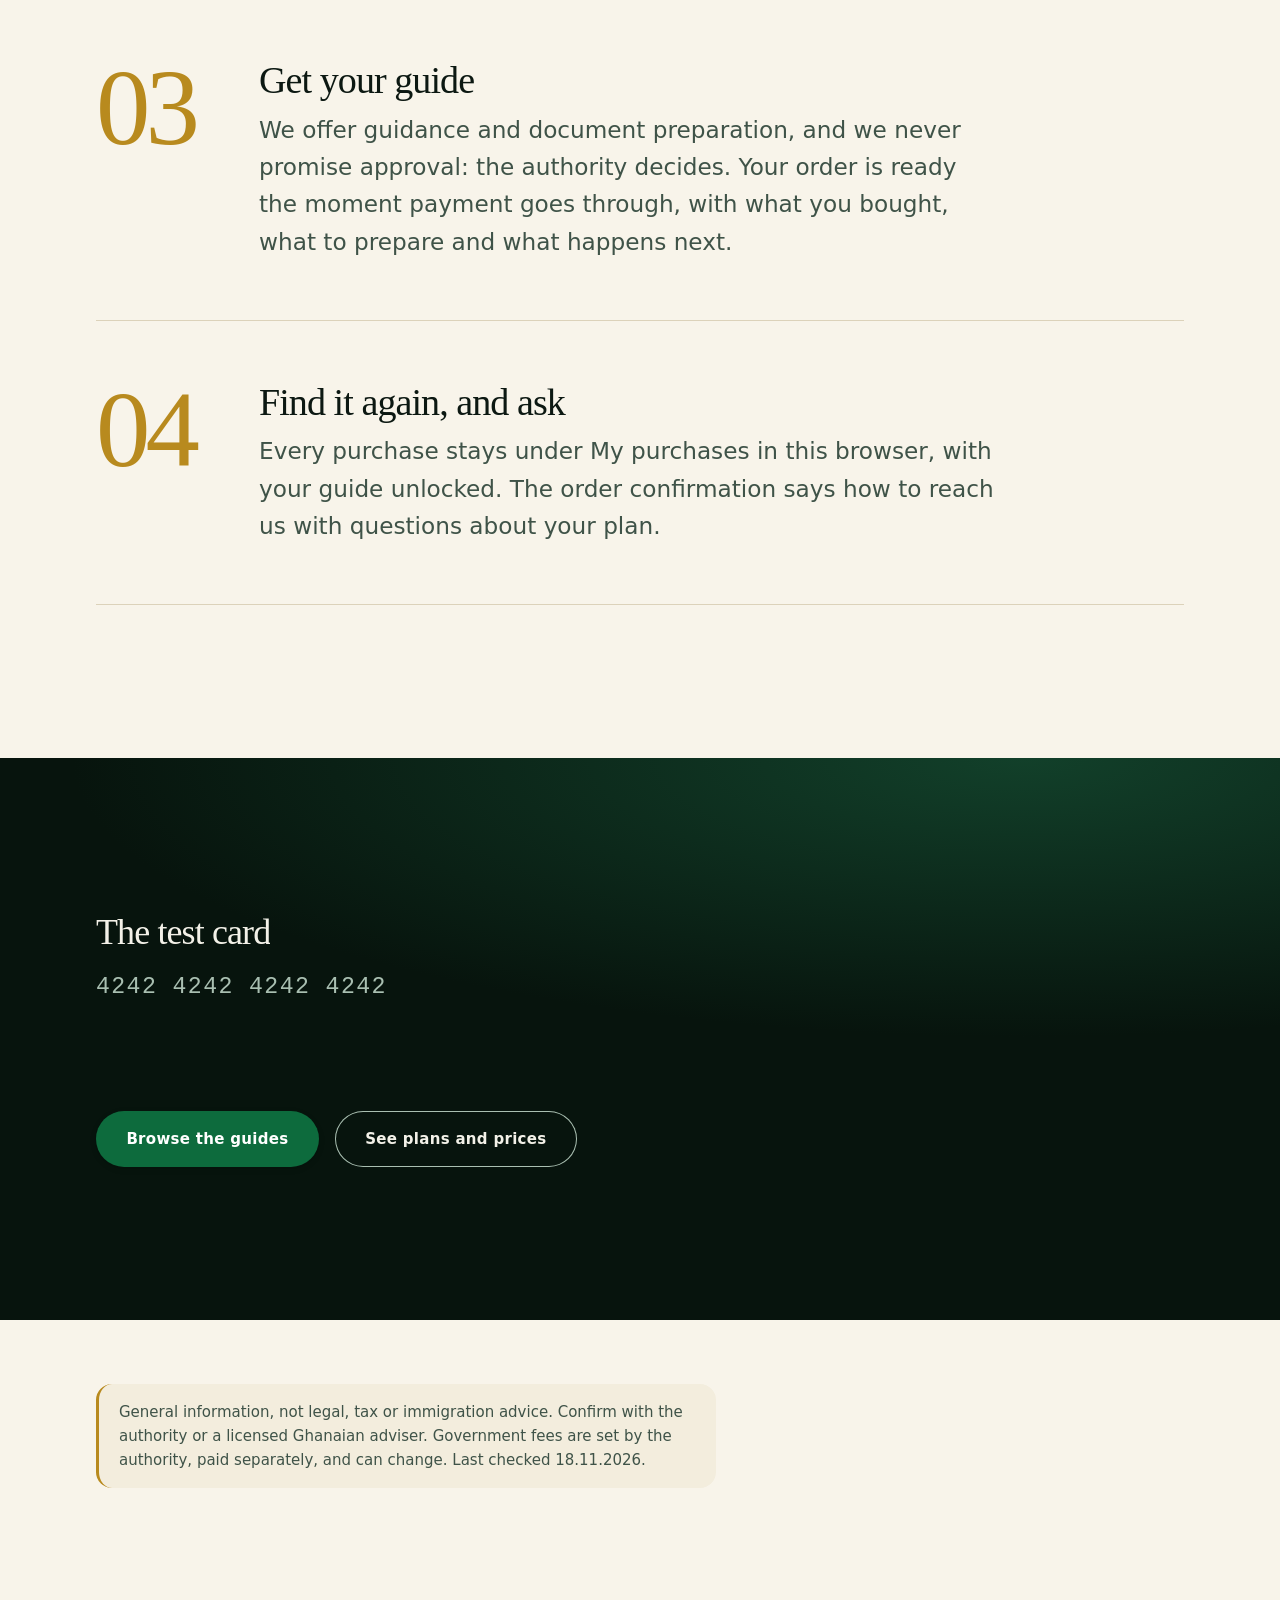
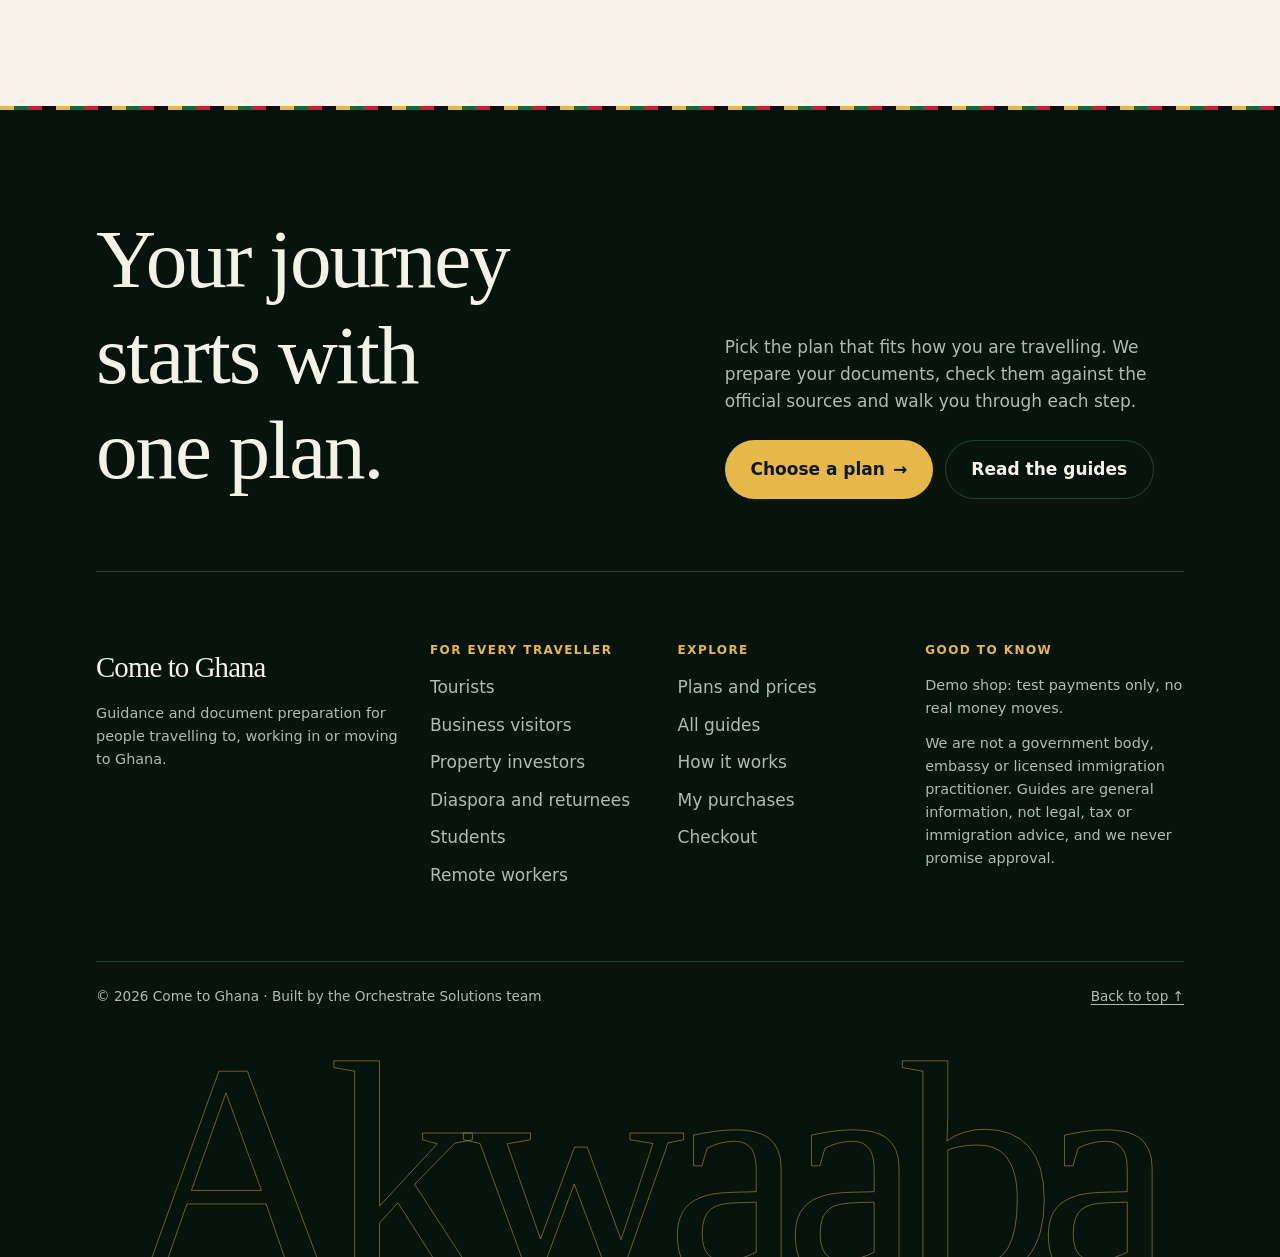
<file: pages/guides/how-it-works.html>
<!doctype html>
<html lang="en">
<head>
<meta charset="utf-8">
<meta name="viewport" content="width=device-width, initial-scale=1">
<title>How it works | Come to Ghana</title>
<meta name="description" content="Choose a plan, pay with a test card, get your guide straight away.">
<link rel="stylesheet" href="../../css/tokens.css"> <link rel="stylesheet" href="../../css/layout.css"> <link rel="stylesheet" href="../../css/site.css"> <link rel="stylesheet" href="../../css/shop/core.css"> <link rel="stylesheet" href="../../css/shop/cart.css">
<script defer src="../../js/nav.js"></script> <script defer src="../../js/motion.js"></script> <script defer src="../../js/app.js"></script> <script defer src="../../js/shop/core.js"></script> <script defer src="../../js/shop/cart.js"></script>
<style>
  .g-hero { min-height: 78svh; display: flex; flex-direction: column; justify-content: center; padding-block: clamp(7rem, 14vw, 11rem) clamp(3rem, 7vw, 6rem); }
  .g-hero h1 { font-size: var(--fs-hero); line-height: var(--lh-tight); margin: .5rem 0 1.5rem; max-width: 12ch; }
  .g-hero .lede { font-size: var(--fs-lg); max-width: 48ch; color: var(--on-dark-soft); margin: 0; }
  .g-hero .eyebrow { margin: 0; }
  .g-sec { padding-block: var(--space-section); }
  .g-sec h2 { font-size: var(--fs-xl); margin: 0 0 var(--space-5); }
  .g-notes { padding-block: var(--space-7); display: grid; gap: 1rem; }
  .g-notes p { margin: 0; }
  .g-steps { list-style: none; margin: 0; padding: 0; counter-reset: s; }
  .g-steps > li { max-width: none; counter-increment: s; display: grid; grid-template-columns: auto 1fr; gap: .5rem clamp(1.25rem, 5vw, 4.5rem); padding-block: clamp(2rem, 5vw, 3.75rem); border-top: 1px solid var(--line); }
  .g-steps > li:last-child { border-bottom: 1px solid var(--line); }
  .g-steps > li::before { content: counter(s, decimal-leading-zero); font-family: var(--font-display); font-size: clamp(3rem, 2rem + 6vw, 7rem); line-height: .9; color: var(--gold); letter-spacing: var(--track-display); }
  .g-steps h3 { font-size: var(--fs-step); margin: 0 0 .5rem; }
  .g-steps p { margin: 0; color: var(--ink-soft); font-size: var(--fs-lg); max-width: 50ch; }
  .g-card { font-family: var(--font-mono); font-size: clamp(1.25rem, 1rem + 1.6vw, 2.25rem); letter-spacing: .06em; color: var(--accent-bright); margin: 1rem 0; }
  .g-dark { padding-block: var(--space-section); }
  .g-dark h2 { font-size: var(--fs-xl); margin: 0 0 var(--space-4); }
  .g-dark p { color: var(--on-dark-soft); font-size: var(--fs-lg); }
  .g-dark .shop-testmoney { color: #5c4200; font-size: var(--fs-sm); }
  .band--dark a.shop-btn { color: var(--on-accent); text-decoration: none; }
  .band--dark a.shop-btn--ghost { color: var(--on-dark); }
  .g-cta { display: flex; flex-wrap: wrap; gap: 1rem; margin-top: var(--space-6); }
</style>
</head>
<body>
<main id="main">
  <header class="band band--dark g-hero">
    <p class="eyebrow">How it works</p>
    <h1>Four steps. No waiting.</h1>
    <p class="lede">No account to set up and no wait for a reply. Pay, and what you bought is ready at once.</p>
  </header>

  <section class="band g-sec" aria-labelledby="how-h">
    <h2 id="how-h">From question to guide</h2>
    <ol class="g-steps">
      <li><div><h3>Choose your plan</h3><p>Read the guide for your traveller type, then pick the plan that matches. Each plan lists exactly what is included and its price in euro. Our service fee is separate from government fees, which are paid to the authority.</p></div></li>
      <li><div><h3>Pay with a test card</h3><p>This is a demonstration site, so payment runs in test mode and no real money moves. Use the card number below with any future date and any three digits.</p></div></li>
      <li><div><h3>Get your guide</h3><p>We offer guidance and document preparation, and we never promise approval: the authority decides. Your order is ready the moment payment goes through, with what you bought, what to prepare and what happens next.</p></div></li>
      <li><div><h3>Find it again, and ask</h3><p>Every purchase stays under My purchases in this browser, with your guide unlocked. The order confirmation says how to reach us with questions about your plan.</p></div></li>
    </ol>
  </section>

  <section class="band band--dark g-dark" aria-labelledby="how-test-h">
    <h2 id="how-test-h">The test card</h2>
    <p class="g-card" aria-label="Test card number 4242 4242 4242 4242">4242 4242 4242 4242</p>
    <p class="shop-testmoney" role="note">Demo shop: test payments only. No real money moves.</p>
    <div class="g-cta">
      <a class="shop-btn" href="index.html">Browse the guides</a>
      <a class="shop-btn shop-btn--ghost" href="../services.html">See plans and prices</a>
    </div>
  </section>

  <section class="band g-notes" aria-label="Important notes">
    <p class="guide-note">General information, not legal, tax or immigration advice. Confirm with the authority or a licensed Ghanaian adviser. Government fees are set by the authority, paid separately, and can change. Last checked 18.11.2026.</p>
  </section>
</main>
</body>
</html>
</file>
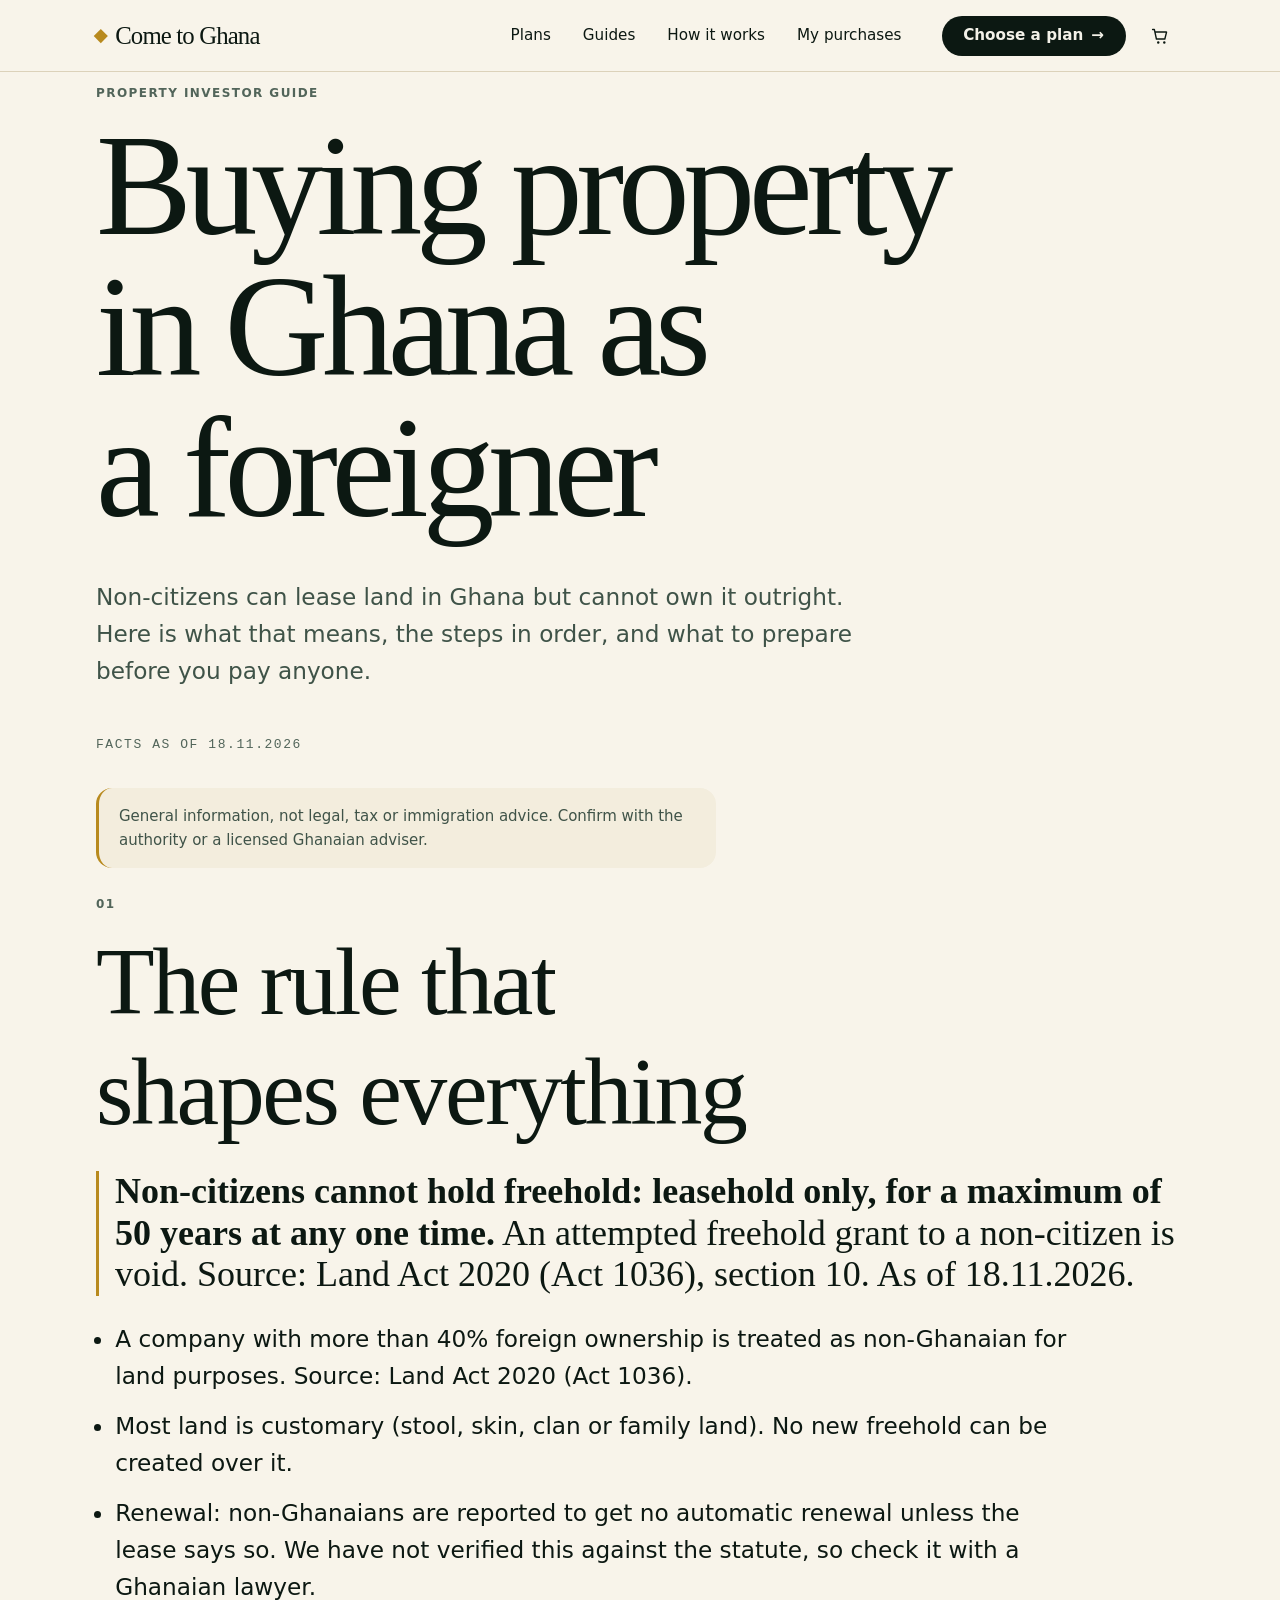
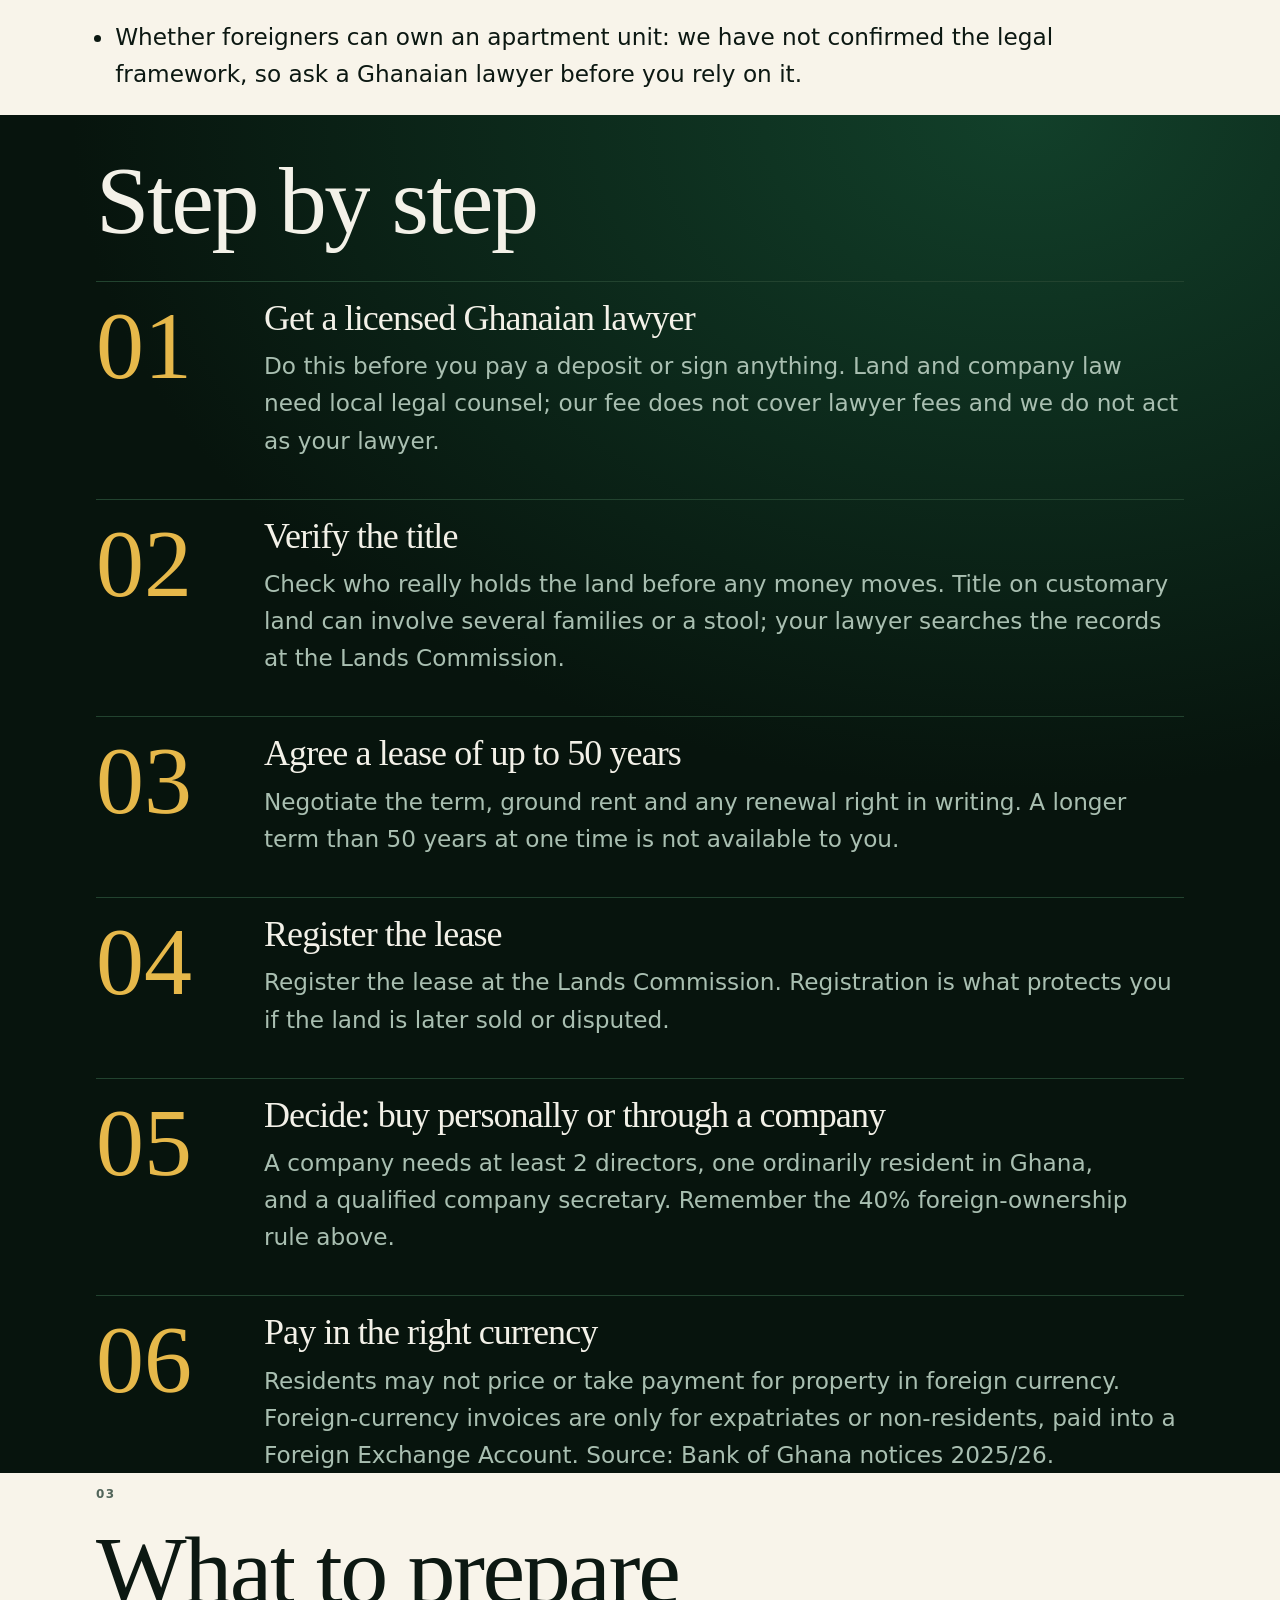
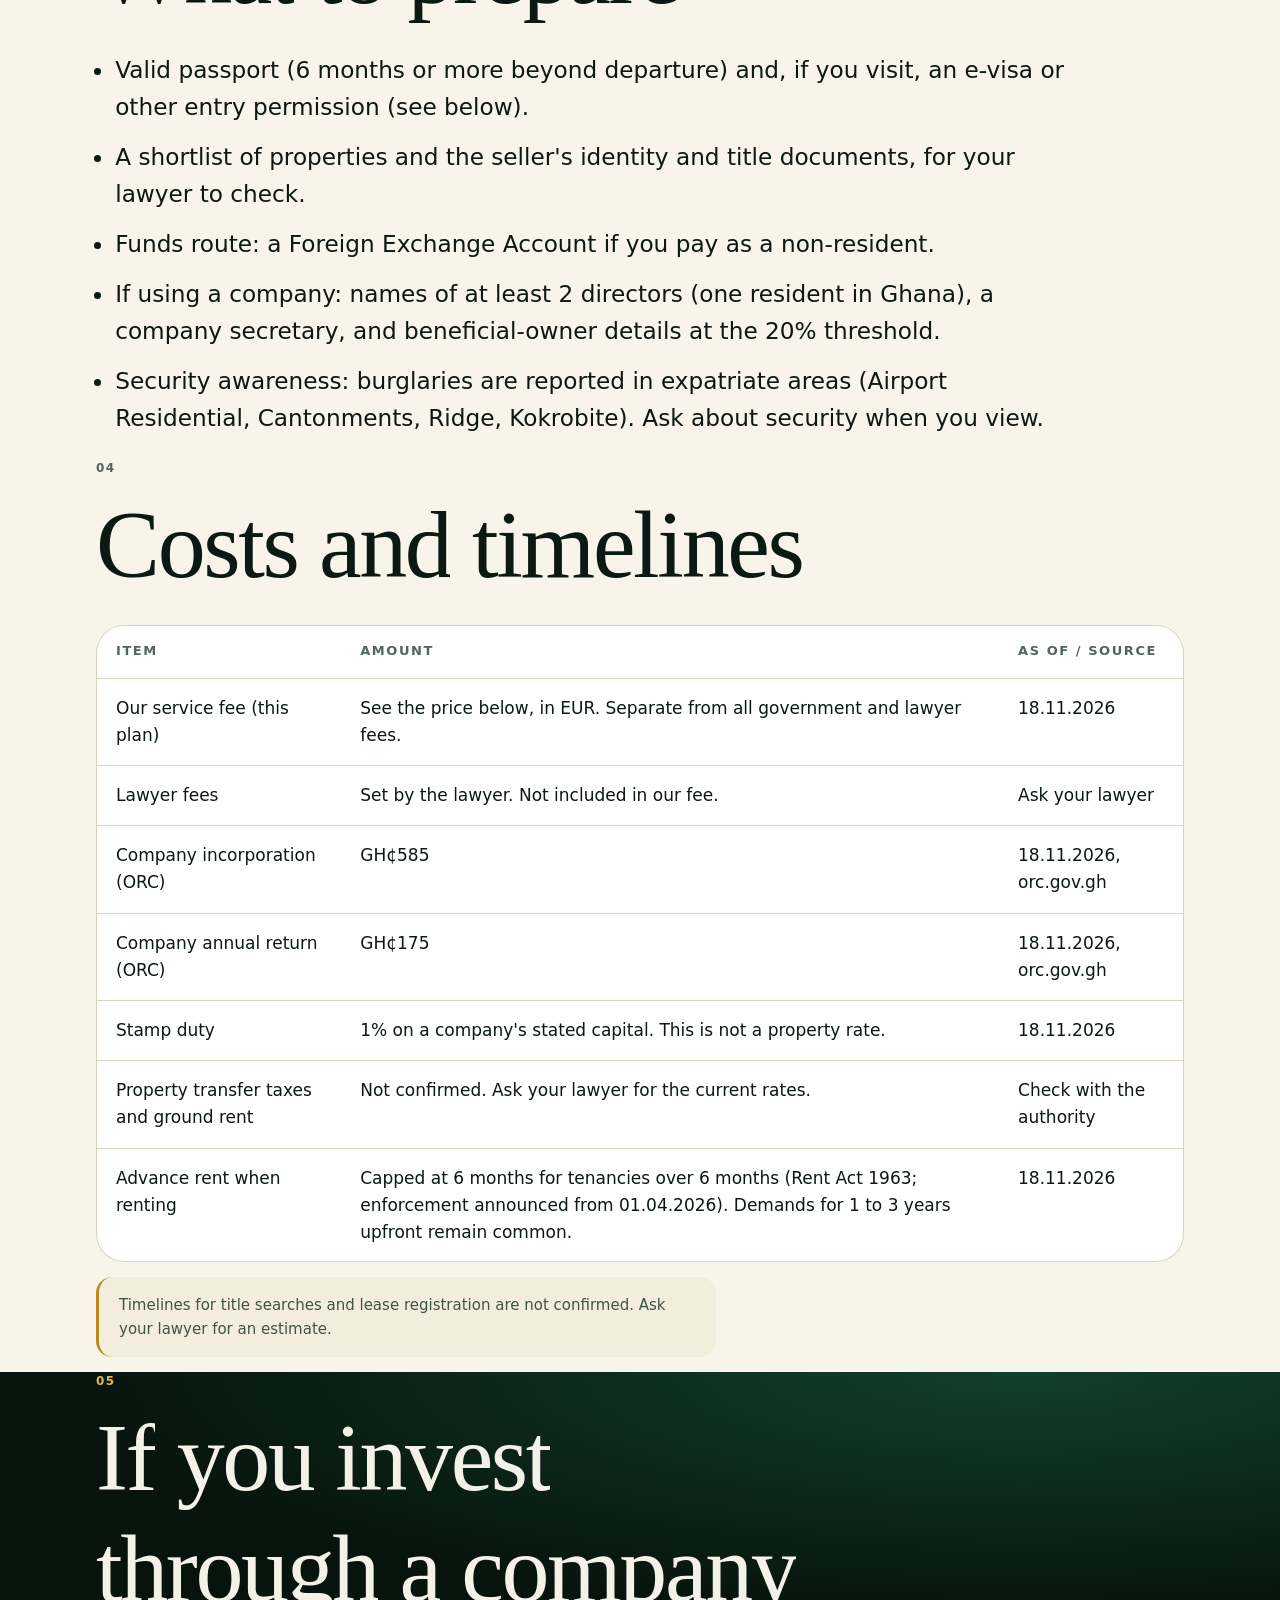
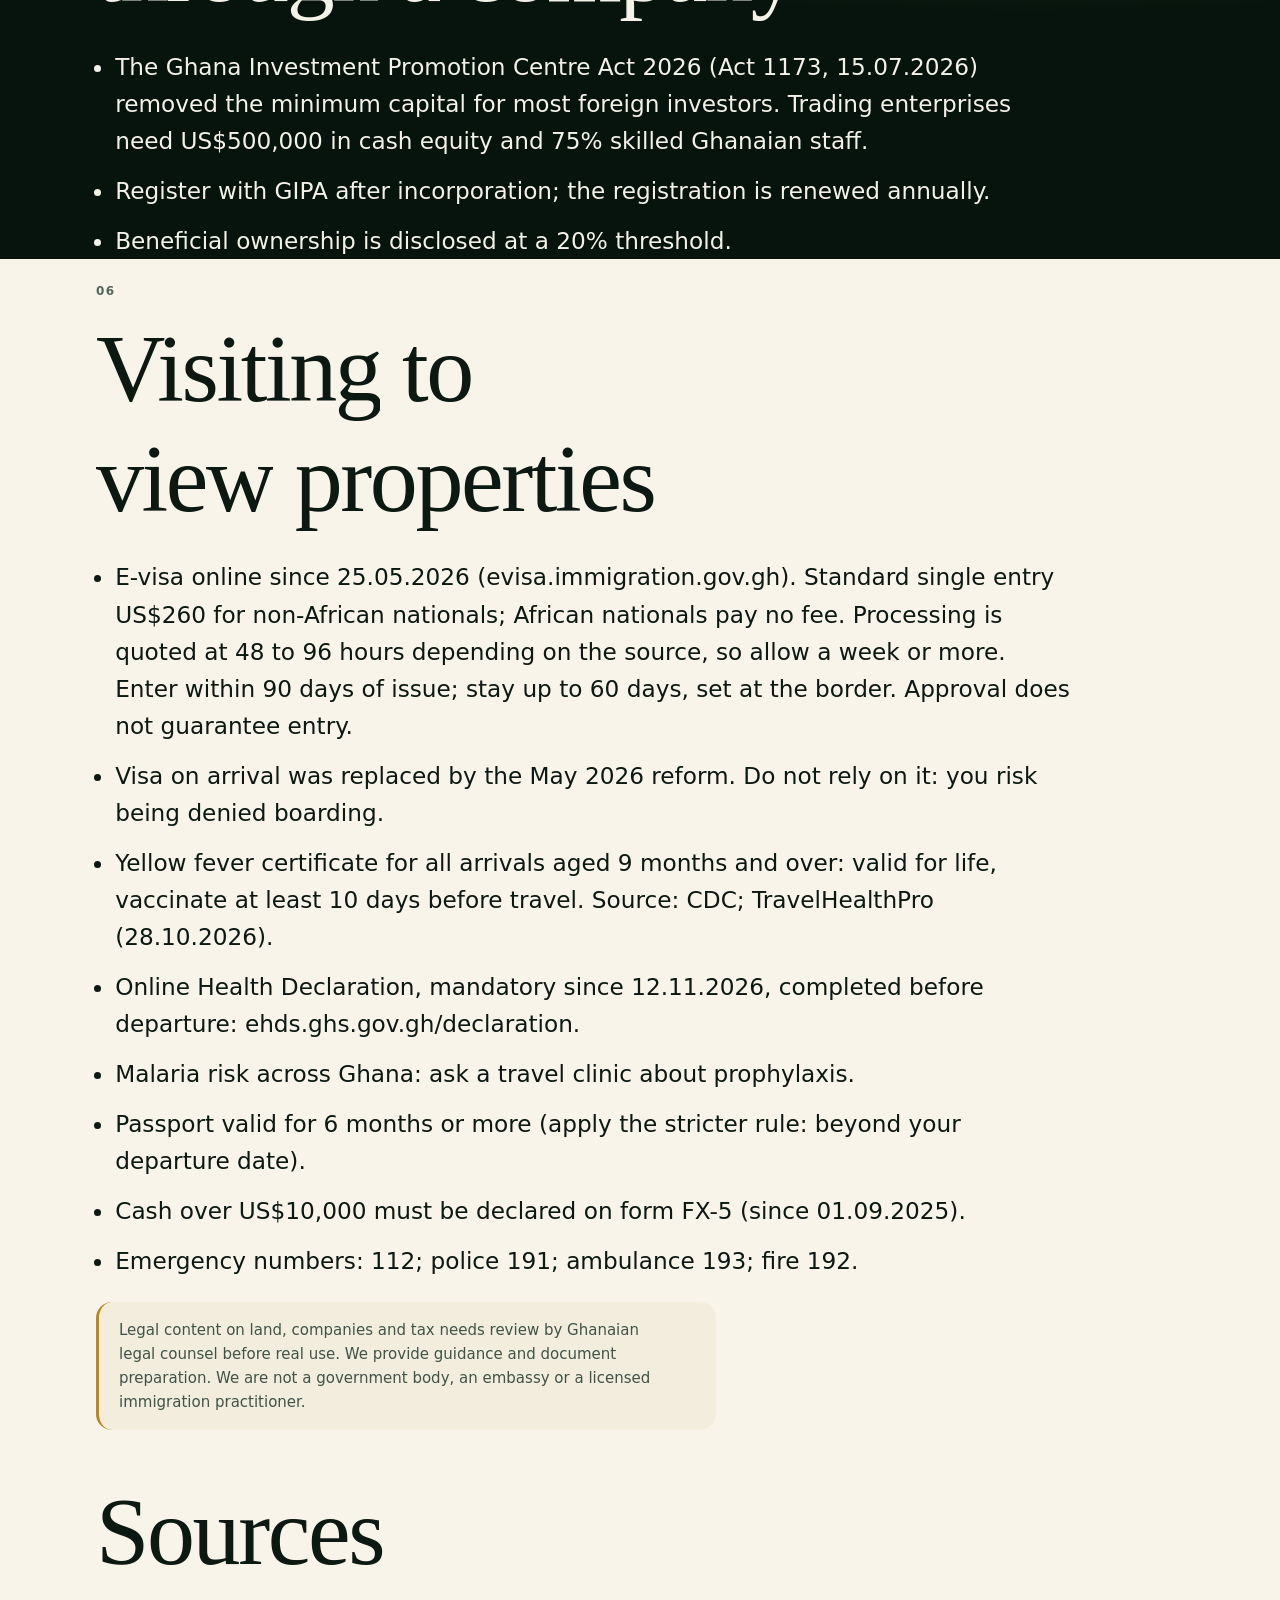
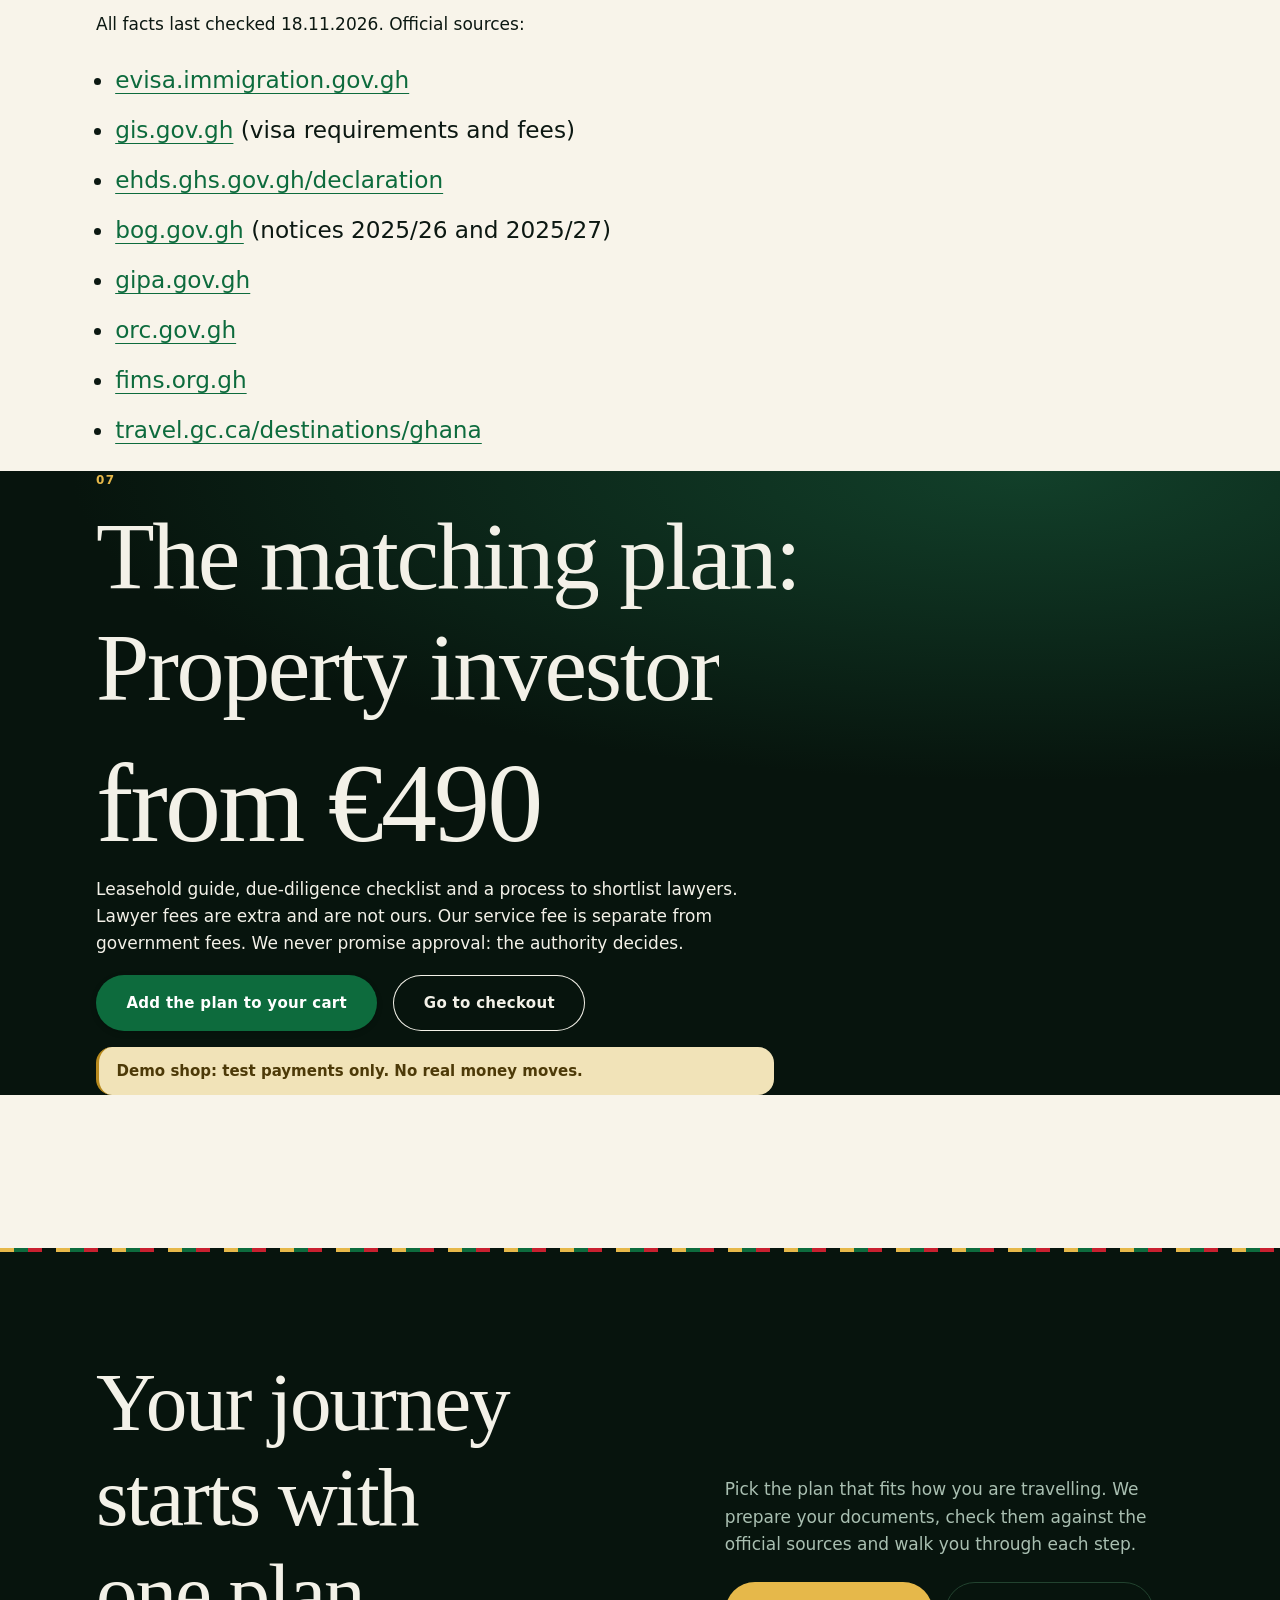
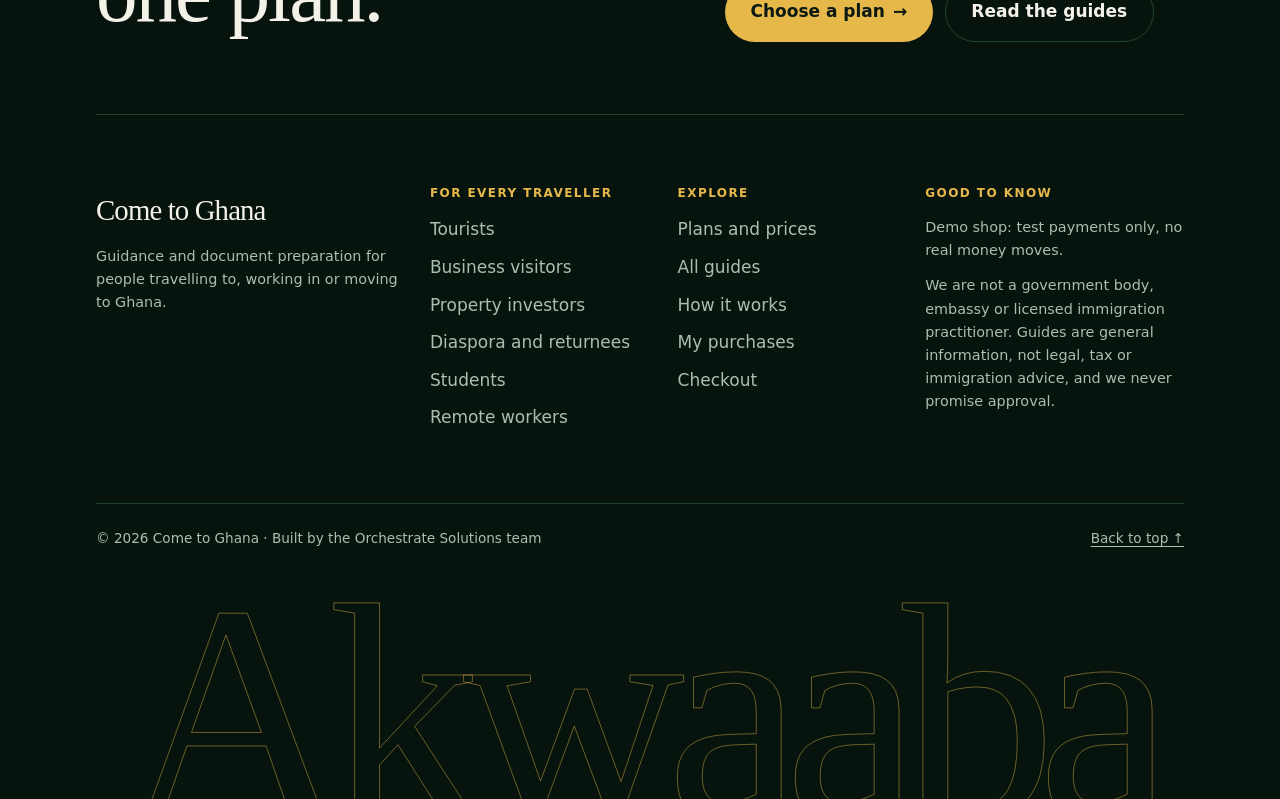
<file: pages/guides/property.html>
<!doctype html>
<html lang="en">
<head>
<meta charset="utf-8">
<meta name="viewport" content="width=device-width, initial-scale=1">
<title>Property investor guide | Come to Ghana</title>
<meta name="description" content="Land and property rules for foreigners in Ghana: leasehold limits, steps, costs and sources. General information.">
<link rel="stylesheet" href="../../css/tokens.css"> <link rel="stylesheet" href="../../css/layout.css"> <link rel="stylesheet" href="../../css/site.css"> <link rel="stylesheet" href="../../css/shop/core.css"> <link rel="stylesheet" href="../../css/shop/cart.css">
<script defer src="../../js/nav.js"></script> <script defer src="../../js/motion.js"></script> <script defer src="../../js/app.js"></script> <script defer src="../../js/shop/core.js"></script> <script defer src="../../js/shop/cart.js"></script>
<style>
  .gd-hero { min-height: 80svh; display: flex; flex-direction: column; justify-content: center; }
  .gd-hero h1 { font-size: var(--fs-hero); line-height: .98; margin: 0 0 var(--space-4); max-width: 14ch; }
  .gd-hero .lede { font-size: var(--fs-lg); max-width: 52ch; color: var(--ink-soft); }
  .gd-asof { font-family: var(--font-mono); font-size: var(--fs-xs); letter-spacing: var(--track-label); text-transform: uppercase; color: var(--muted); }
  .band > h2 { font-size: var(--fs-3xl); margin: 0 0 var(--space-5); max-width: 18ch; }
  .gd-steps { list-style: none; margin: var(--space-5) 0 0; padding: 0; display: grid; gap: var(--space-6); counter-reset: s; }
  .gd-steps li { counter-increment: s; display: grid; grid-template-columns: minmax(4.5rem, 9rem) 1fr; gap: var(--space-3) var(--space-5); align-items: start; max-width: none; border-top: 1px solid var(--line-dark); padding-top: var(--space-4); }
  .gd-steps li::before { content: counter(s, decimal-leading-zero); font-family: var(--font-display); font-size: var(--fs-3xl); line-height: 1; color: var(--accent-bright); font-variant-numeric: lining-nums; }
  .gd-steps h3 { font-size: var(--fs-xl); margin: 0 0 .5rem; }
  .gd-steps p { margin: 0; color: var(--on-dark-soft); font-size: var(--fs-lg); }
  .gd-list { padding-left: 1.2rem; font-size: var(--fs-lg); }
  .gd-list li { margin-block: .8rem; }
  .gd-table-wrap { overflow-x: auto; border-radius: var(--radius-lg); box-shadow: inset 0 0 0 1px var(--line); background: var(--surface); }
  .gd-table { width: 100%; border-collapse: collapse; min-width: 34rem; }
  .gd-table th, .gd-table td { text-align: left; padding: 1rem 1.25rem; border-bottom: 1px solid var(--line); vertical-align: top; }
  .gd-table tr:last-child td { border-bottom: 0; }
  .gd-table th { font-size: var(--fs-xs); letter-spacing: var(--track-label); text-transform: uppercase; color: var(--muted); font-weight: 600; }
  .gd-warn { max-width: var(--measure); font-family: var(--font-display); font-size: var(--fs-xl); line-height: var(--lh-snug); padding-inline-start: var(--space-4); border-inline-start: 3px solid var(--gold); margin: 0 0 var(--space-5); }
  .gd-plan { max-width: 44rem; }
  .gd-price { font-size: var(--fs-giant); font-size: clamp(3.5rem, 2rem + 8vw, 7rem); line-height: 1; margin: 0 0 var(--space-3); }
  .gd-cta { display: flex; flex-wrap: wrap; gap: 1rem; margin-block: var(--space-4); }
  .gd-src a { overflow-wrap: anywhere; }
  .gd-plan .shop-btn--ghost { color: var(--on-dark); box-shadow: inset 0 0 0 1px var(--on-dark); }
  .gd-plan .shop-btn--ghost:hover { background: var(--on-dark); color: var(--bg-dark); }
  @media (max-width: 40rem) { .gd-steps li { grid-template-columns: 1fr; } }
</style>
</head>
<body>
<main id="main">
  <section class="band gd-hero">
    <p class="eyebrow">Property investor guide</p>
    <h1 data-words>Buying property in Ghana as a foreigner</h1>
    <p class="lede" data-reveal>Non-citizens can lease land in Ghana but cannot own it outright. Here is what that means, the steps in order, and what to prepare before you pay anyone.</p>
    <p><span class="gd-asof">Facts as of 18.11.2026</span></p>
    <p class="guide-note" role="note">General information, not legal, tax or immigration advice. Confirm with the authority or a licensed Ghanaian adviser.</p>
  </section>
  <section class="band">
    <p class="eyebrow">01</p>
    <h2 data-reveal>The rule that shapes everything</h2>
    <p class="gd-warn" data-reveal><strong>Non-citizens cannot hold freehold: leasehold only, for a maximum of 50 years at any one time.</strong> An attempted freehold grant to a non-citizen is void. Source: Land Act 2020 (Act 1036), section 10. As of 18.11.2026.</p>
    <ul class="gd-list" data-reveal>
      <li>A company with more than 40% foreign ownership is treated as non-Ghanaian for land purposes. Source: Land Act 2020 (Act 1036).</li>
      <li>Most land is customary (stool, skin, clan or family land). No new freehold can be created over it.</li>
      <li>Renewal: non-Ghanaians are reported to get no automatic renewal unless the lease says so. We have not verified this against the statute, so check it with a Ghanaian lawyer.</li>
      <li>Whether foreigners can own an apartment unit: we have not confirmed the legal framework, so ask a Ghanaian lawyer before you rely on it.</li>
    </ul>
  </section>
  <section class="band band--dark">
    <p class="eyebrow">02</p>
    <h2 data-reveal>Step by step</h2>
    <ol class="gd-steps">
      <li data-reveal><div><h3>Get a licensed Ghanaian lawyer</h3><p>Do this before you pay a deposit or sign anything. Land and company law need local legal counsel; our fee does not cover lawyer fees and we do not act as your lawyer.</p></div></li>
      <li data-reveal><div><h3>Verify the title</h3><p>Check who really holds the land before any money moves. Title on customary land can involve several families or a stool; your lawyer searches the records at the Lands Commission.</p></div></li>
      <li data-reveal><div><h3>Agree a lease of up to 50 years</h3><p>Negotiate the term, ground rent and any renewal right in writing. A longer term than 50 years at one time is not available to you.</p></div></li>
      <li data-reveal><div><h3>Register the lease</h3><p>Register the lease at the Lands Commission. Registration is what protects you if the land is later sold or disputed.</p></div></li>
      <li data-reveal><div><h3>Decide: buy personally or through a company</h3><p>A company needs at least 2 directors, one ordinarily resident in Ghana, and a qualified company secretary. Remember the 40% foreign-ownership rule above.</p></div></li>
      <li data-reveal><div><h3>Pay in the right currency</h3><p>Residents may not price or take payment for property in foreign currency. Foreign-currency invoices are only for expatriates or non-residents, paid into a Foreign Exchange Account. Source: Bank of Ghana notices 2025/26.</p></div></li>
    </ol>
  </section>
  <section class="band">
    <p class="eyebrow">03</p>
    <h2 data-reveal>What to prepare</h2>
    <ul class="gd-list" data-reveal>
      <li>Valid passport (6 months or more beyond departure) and, if you visit, an e-visa or other entry permission (see below).</li>
      <li>A shortlist of properties and the seller's identity and title documents, for your lawyer to check.</li>
      <li>Funds route: a Foreign Exchange Account if you pay as a non-resident.</li>
      <li>If using a company: names of at least 2 directors (one resident in Ghana), a company secretary, and beneficial-owner details at the 20% threshold.</li>
      <li>Security awareness: burglaries are reported in expatriate areas (Airport Residential, Cantonments, Ridge, Kokrobite). Ask about security when you view.</li>
    </ul>
  </section>
  <section class="band">
    <p class="eyebrow">04</p>
    <h2 data-reveal>Costs and timelines</h2>
    <div class="gd-table-wrap" data-reveal><table class="gd-table"><thead><tr><th scope="col">Item</th><th scope="col">Amount</th><th scope="col">As of / source</th></tr></thead><tbody>
<tr><td>Our service fee (this plan)</td><td>See the price below, in EUR. Separate from all government and lawyer fees.</td><td>18.11.2026</td></tr>
<tr><td>Lawyer fees</td><td>Set by the lawyer. Not included in our fee.</td><td>Ask your lawyer</td></tr>
<tr><td>Company incorporation (ORC)</td><td>GH&cent;585</td><td>18.11.2026, orc.gov.gh</td></tr>
<tr><td>Company annual return (ORC)</td><td>GH&cent;175</td><td>18.11.2026, orc.gov.gh</td></tr>
<tr><td>Stamp duty</td><td>1% on a company's stated capital. This is not a property rate.</td><td>18.11.2026</td></tr>
<tr><td>Property transfer taxes and ground rent</td><td>Not confirmed. Ask your lawyer for the current rates.</td><td>Check with the authority</td></tr>
<tr><td>Advance rent when renting</td><td>Capped at 6 months for tenancies over 6 months (Rent Act 1963; enforcement announced from 01.04.2026). Demands for 1 to 3 years upfront remain common.</td><td>18.11.2026</td></tr>
</tbody></table></div>
    <p class="guide-note" data-reveal>Timelines for title searches and lease registration are not confirmed. Ask your lawyer for an estimate.</p>
  </section>
  <section class="band band--dark">
    <p class="eyebrow">05</p>
    <h2 data-reveal>If you invest through a company</h2>
    <ul class="gd-list" data-reveal>
      <li>The Ghana Investment Promotion Centre Act 2026 (Act 1173, 15.07.2026) removed the minimum capital for most foreign investors. Trading enterprises need US$500,000 in cash equity and 75% skilled Ghanaian staff.</li>
      <li>Register with GIPA after incorporation; the registration is renewed annually.</li>
      <li>Beneficial ownership is disclosed at a 20% threshold.</li>
    </ul>
  </section>
  <section class="band">
    <p class="eyebrow">06</p>
    <h2 data-reveal>Visiting to view properties</h2>
    <ul class="gd-list" data-reveal>
      <li>E-visa online since 25.05.2026 (evisa.immigration.gov.gh). Standard single entry US$260 for non-African nationals; African nationals pay no fee. Processing is quoted at 48 to 96 hours depending on the source, so allow a week or more. Enter within 90 days of issue; stay up to 60 days, set at the border. Approval does not guarantee entry.</li>
      <li>Visa on arrival was replaced by the May 2026 reform. Do not rely on it: you risk being denied boarding.</li>
      <li>Yellow fever certificate for all arrivals aged 9 months and over: valid for life, vaccinate at least 10 days before travel. Source: CDC; TravelHealthPro (28.10.2026).</li>
      <li>Online Health Declaration, mandatory since 12.11.2026, completed before departure: ehds.ghs.gov.gh/declaration.</li>
      <li>Malaria risk across Ghana: ask a travel clinic about prophylaxis.</li>
      <li>Passport valid for 6 months or more (apply the stricter rule: beyond your departure date).</li>
      <li>Cash over US$10,000 must be declared on form FX-5 (since 01.09.2025).</li>
      <li>Emergency numbers: 112; police 191; ambulance 193; fire 192.</li>
    </ul>
  </section>
  <section class="band"><p class="guide-note" role="note">Legal content on land, companies and tax needs review by Ghanaian legal counsel before real use. We provide guidance and document preparation. We are not a government body, an embassy or a licensed immigration practitioner.</p></section>
  <section class="band">
    <p class="eyebrow">Official sources</p>
    <h2 data-reveal>Sources</h2>
    <p class="gd-src" data-reveal>All facts last checked 18.11.2026. Official sources:</p>
    <ul class="gd-list gd-src">
      <li><a href="https://evisa.immigration.gov.gh" rel="noopener">evisa.immigration.gov.gh</a></li>
      <li><a href="https://gis.gov.gh" rel="noopener">gis.gov.gh</a> (visa requirements and fees)</li>
      <li><a href="https://ehds.ghs.gov.gh/declaration" rel="noopener">ehds.ghs.gov.gh/declaration</a></li>
      <li><a href="https://bog.gov.gh" rel="noopener">bog.gov.gh</a> (notices 2025/26 and 2025/27)</li>
      <li><a href="https://gipa.gov.gh" rel="noopener">gipa.gov.gh</a></li>
      <li><a href="https://orc.gov.gh" rel="noopener">orc.gov.gh</a></li>
      <li><a href="https://fims.org.gh" rel="noopener">fims.org.gh</a></li>
      <li><a href="https://travel.gc.ca/destinations/ghana" rel="noopener">travel.gc.ca/destinations/ghana</a></li>
    </ul>
  </section>
  <section class="band band--dark" aria-labelledby="plan-h">
    <p class="eyebrow">07</p>
    <h2 id="plan-h" data-reveal>The matching plan: Property investor</h2>
    <div class="gd-plan shop-card-dark" data-reveal>
      <p class="gd-price shop-price" id="gd-price" aria-live="polite">&nbsp;</p>
      <p>Leasehold guide, due-diligence checklist and a process to shortlist lawyers. Lawyer fees are extra and are not ours. Our service fee is separate from government fees. We never promise approval: the authority decides.</p>
      <div class="gd-cta">
        <button type="button" class="shop-btn" id="gd-add">Add the plan to your cart</button>
        <a class="shop-btn shop-btn--ghost" href="../checkout.html">Go to checkout</a>
      </div>
      <p class="shop-testmoney" role="note">Demo shop: test payments only. No real money moves.</p>
    </div>
  </section>
</main>
<script>
(function () {
  var PLAN = 'property';
  function ready(fn) { if (window.Shop) fn(); else window.addEventListener('load', fn); }
  ready(function () {
    var price = document.getElementById('gd-price'), btn = document.getElementById('gd-add');
    window.Shop.catalog().then(function (c) {
      var it = window.Shop.item(c, PLAN);
      if (it) price.textContent = 'from ' + window.Shop.money(it.price, c.currency);
    }).catch(function () { price.textContent = ''; });
    btn.addEventListener('click', function () { window.Shop.addToCart({ item: PLAN, qty: 1 }); });
  });
})();
</script>
</body>
</html>
</file>
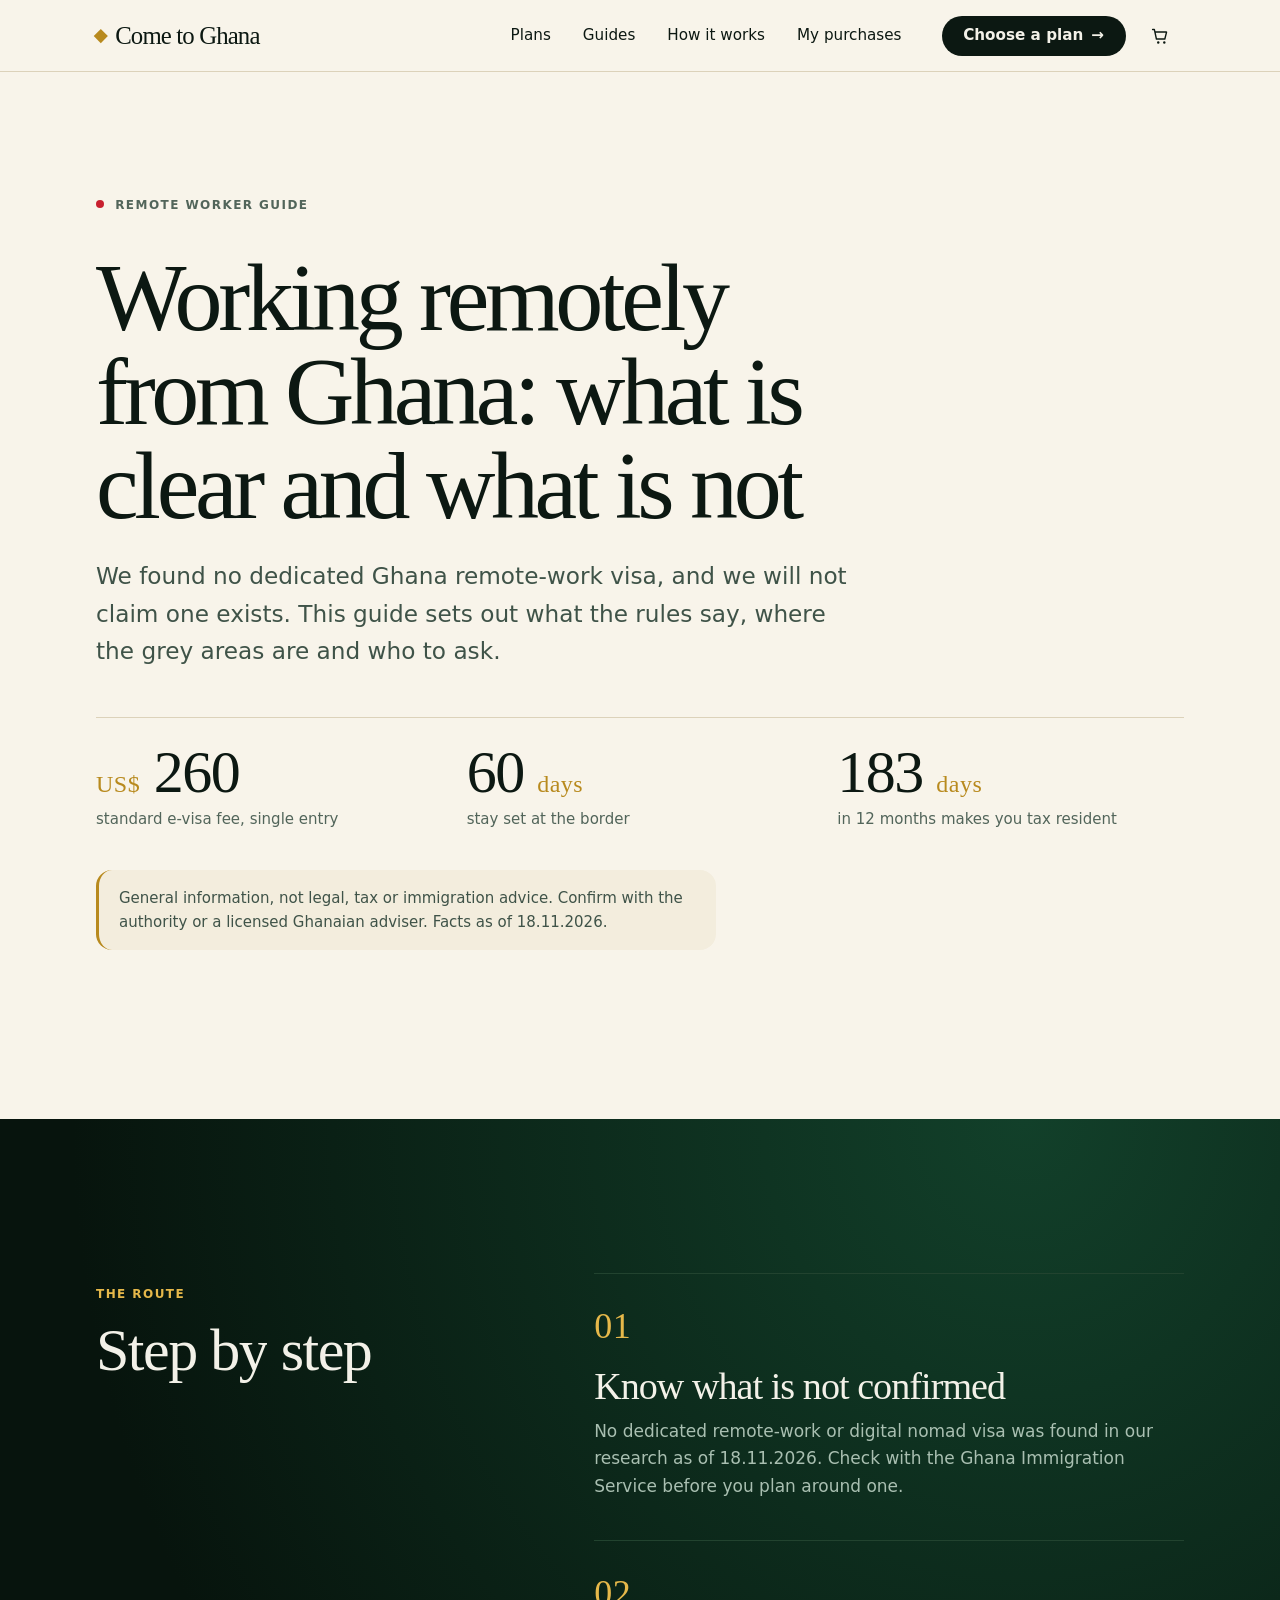
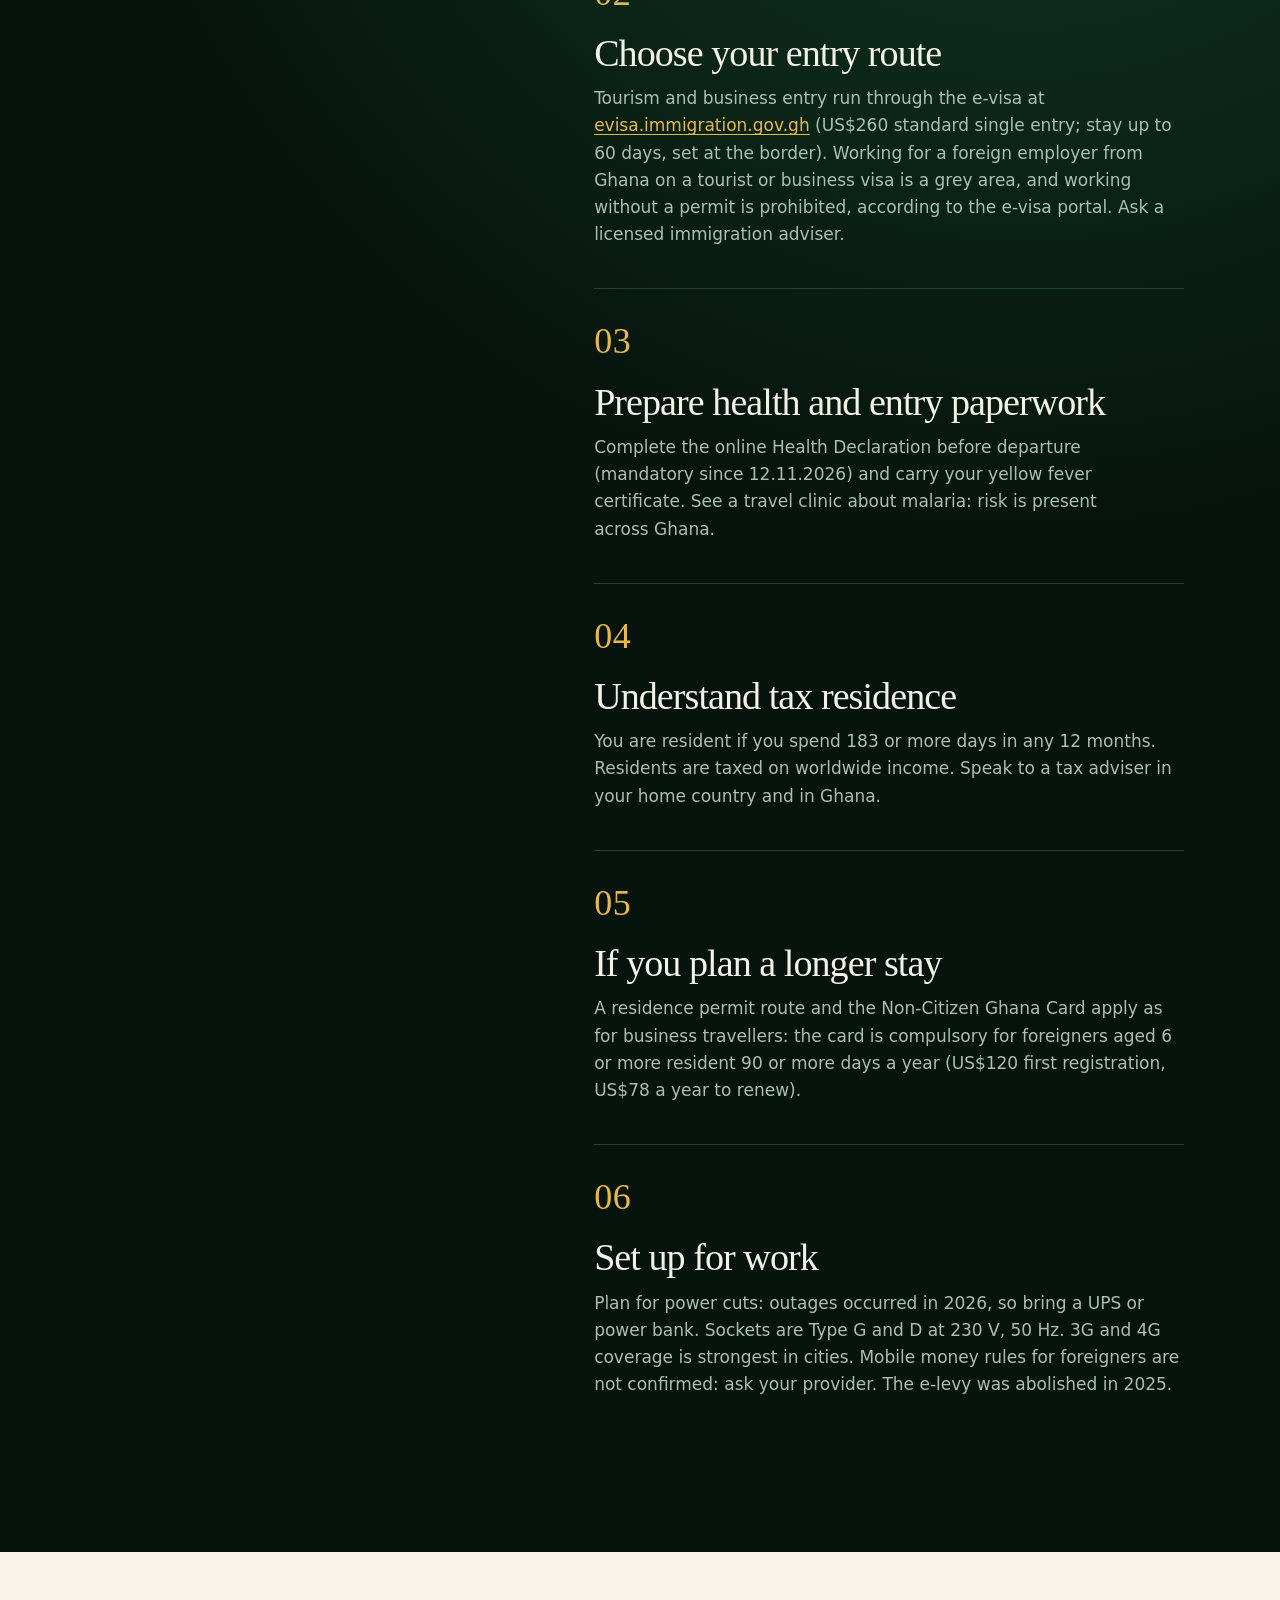
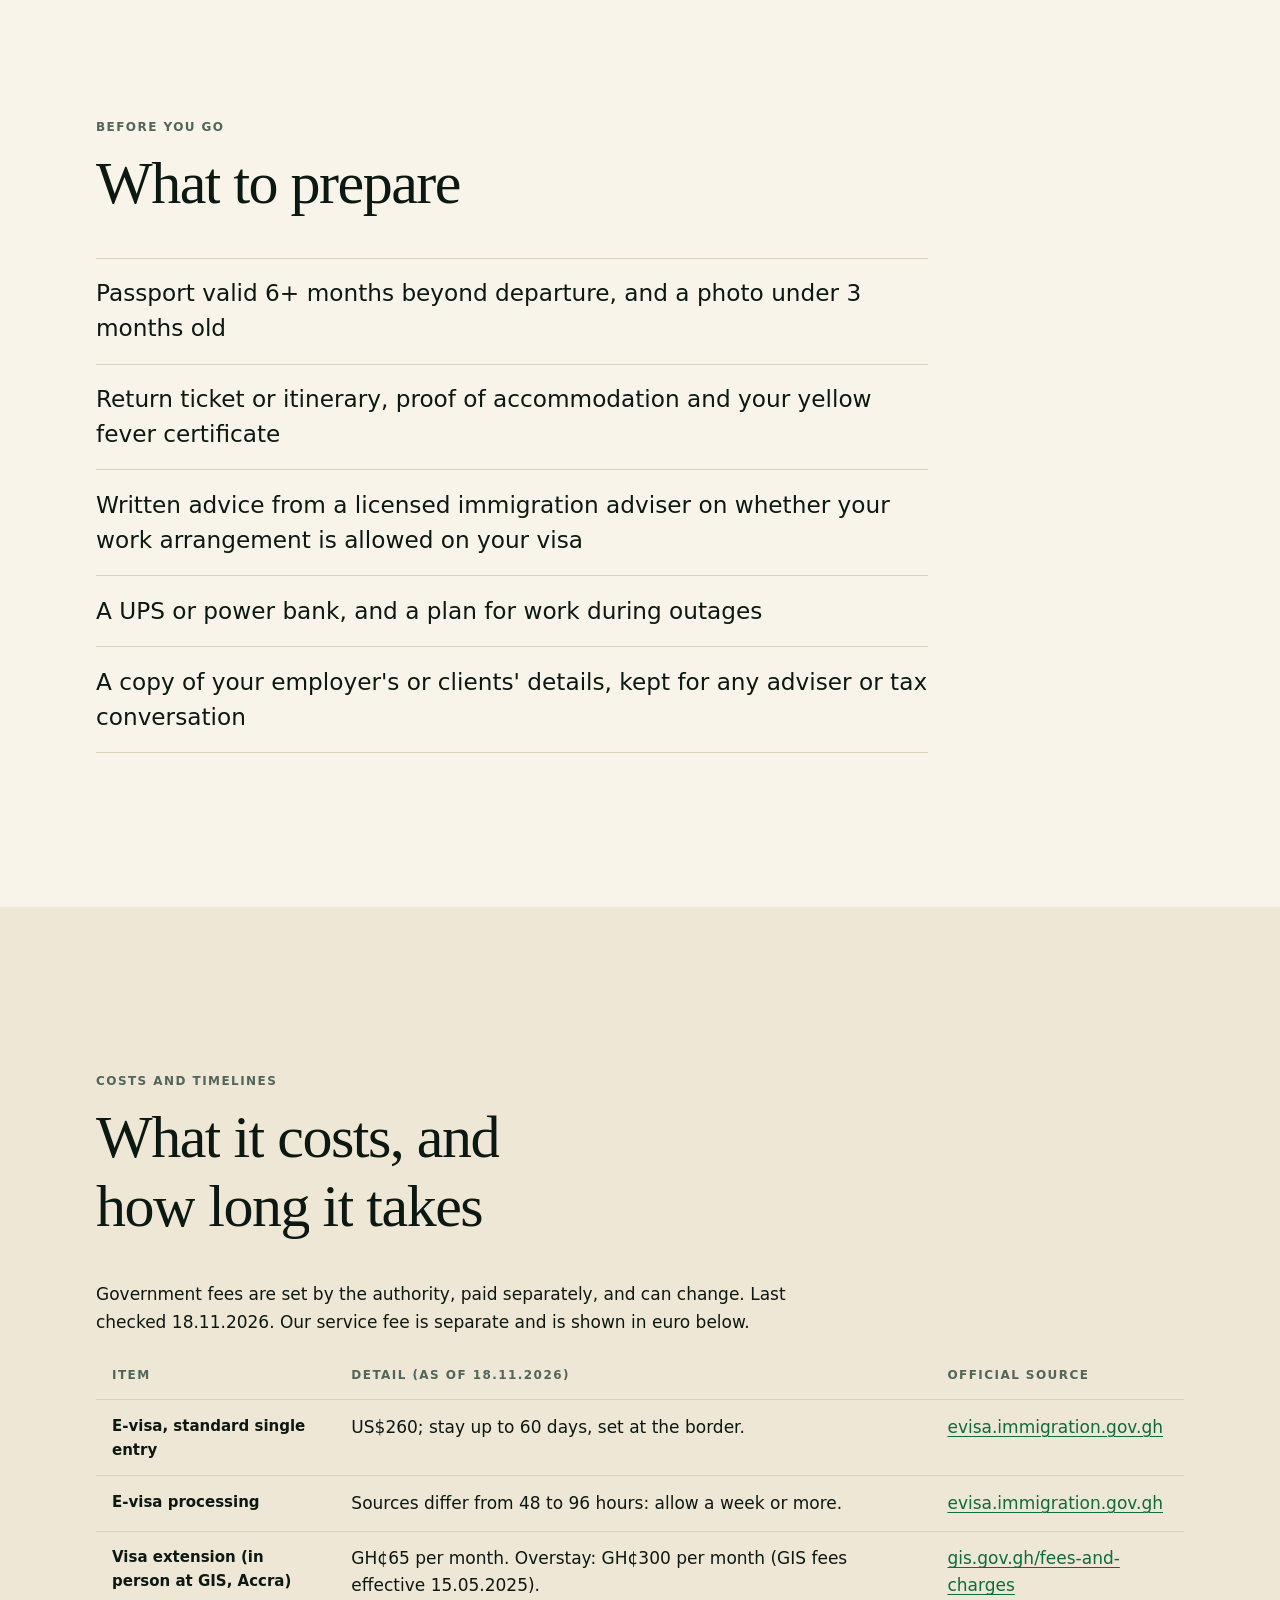
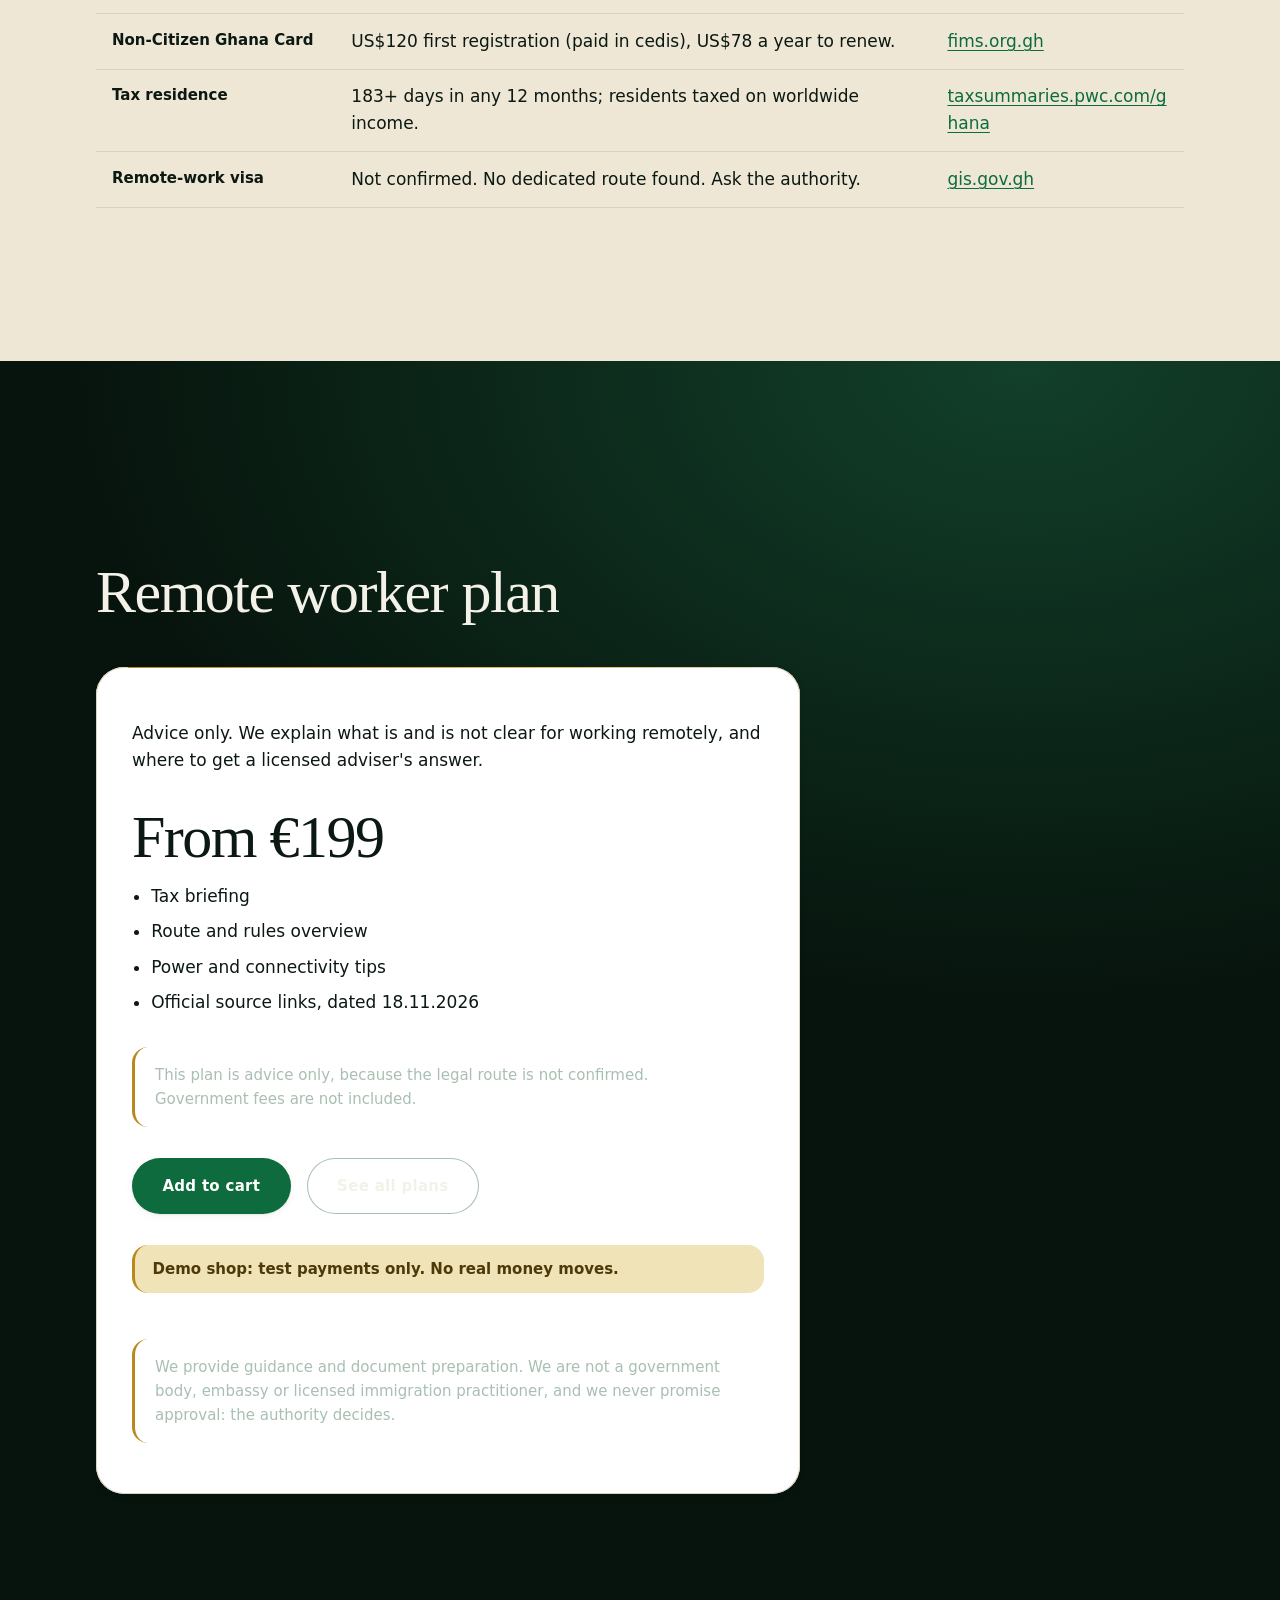
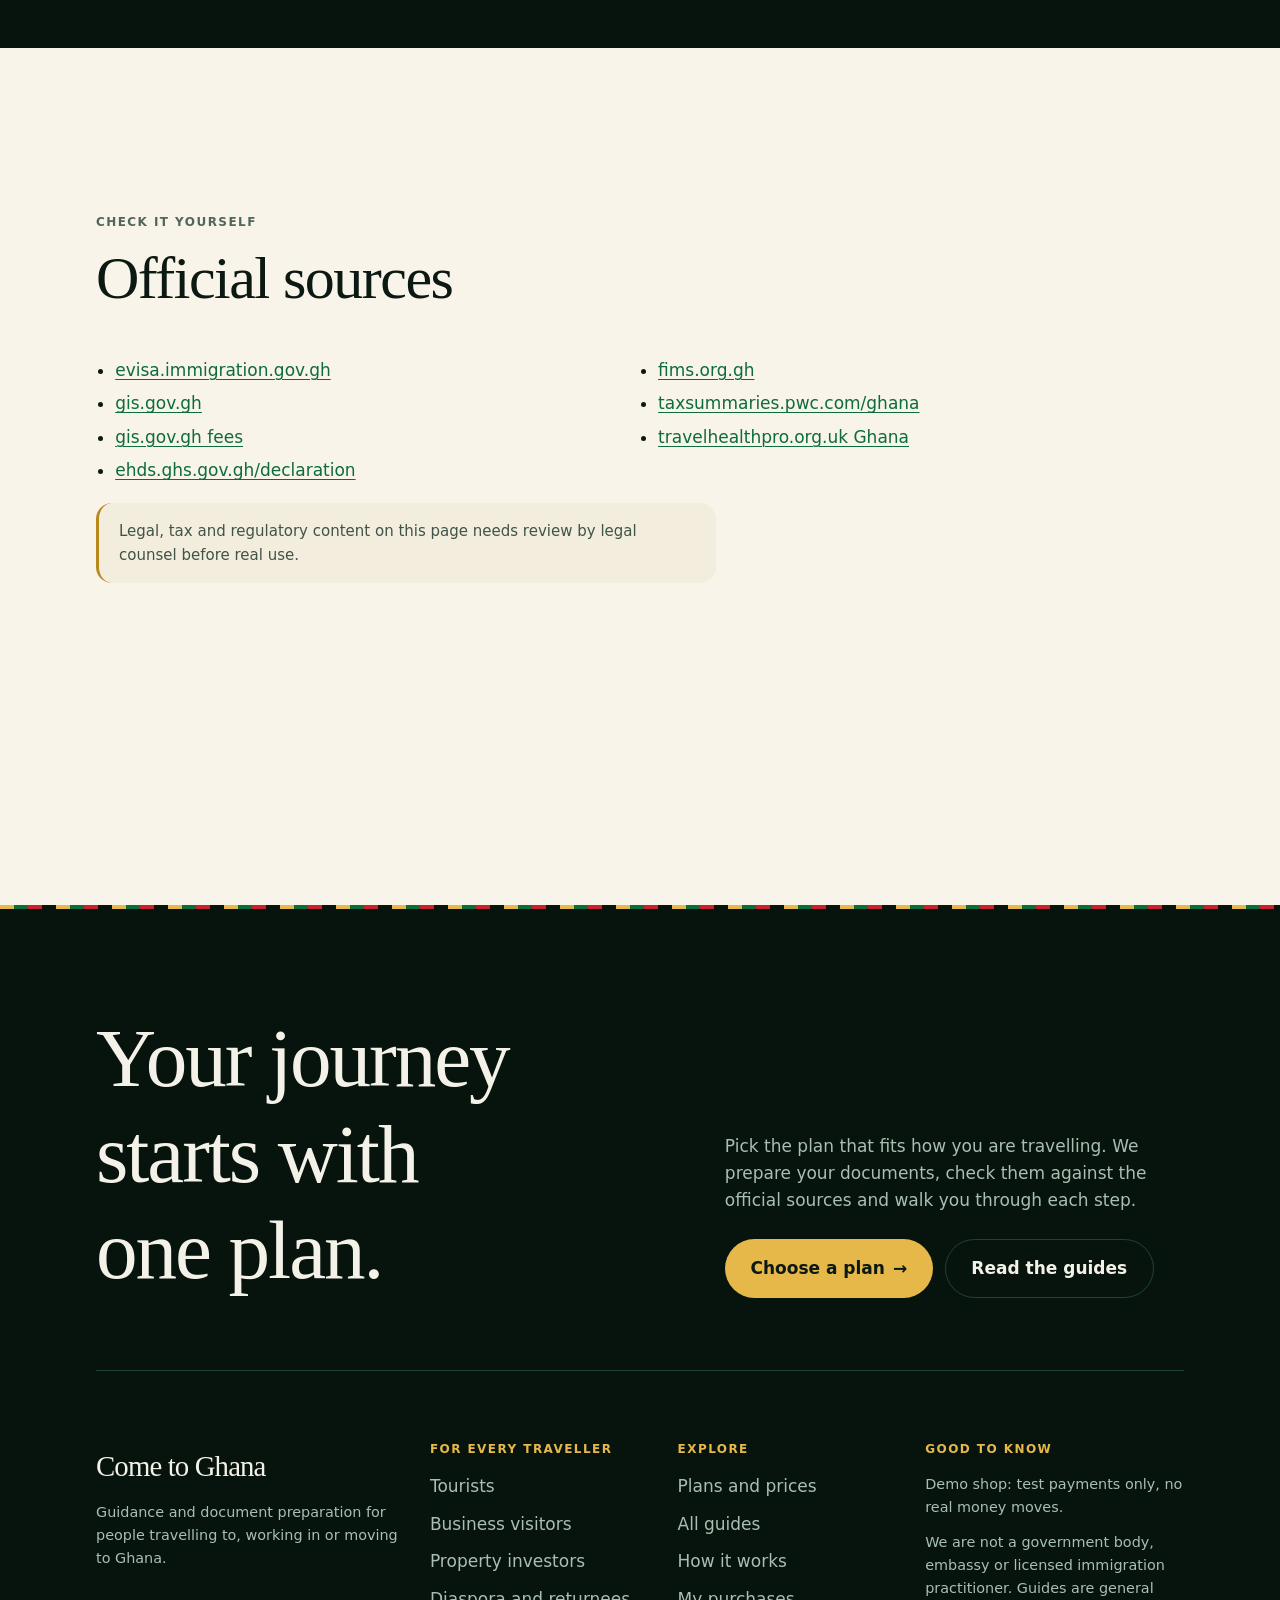
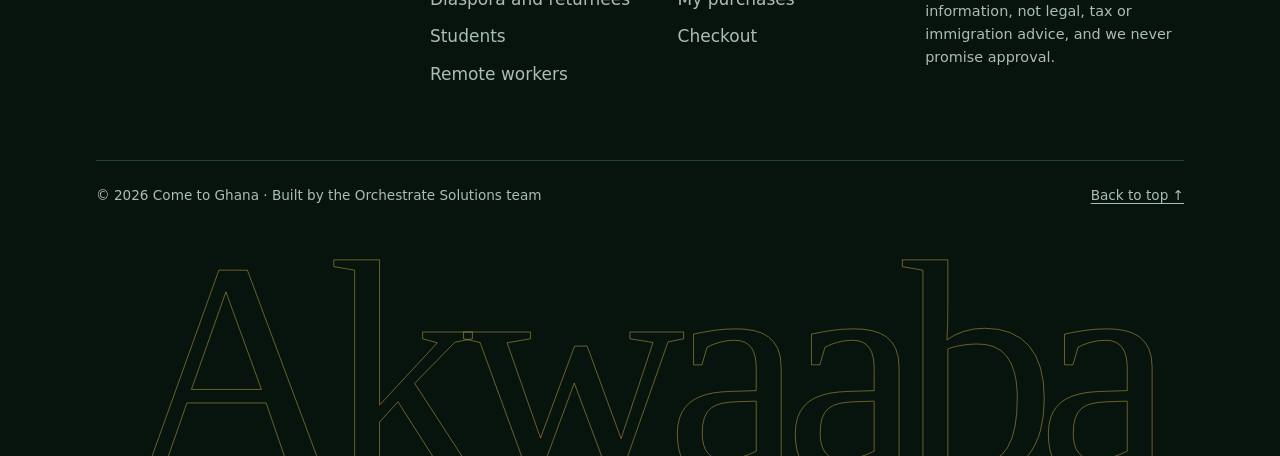
<file: pages/guides/remote-work.html>
<!doctype html>
<html lang="en">
<head>
<meta charset="utf-8">
<meta name="viewport" content="width=device-width, initial-scale=1">
<title>Remote worker guide | Come to Ghana</title>
<meta name="description" content="Working remotely from Ghana: what is clear, what is not, tax residence and practical setup. Facts as of 18.11.2026.">
<link rel="stylesheet" href="../../css/tokens.css"> <link rel="stylesheet" href="../../css/layout.css"> <link rel="stylesheet" href="../../css/site.css"> <link rel="stylesheet" href="../../css/shop/core.css"> <link rel="stylesheet" href="../../css/shop/cart.css">
<script defer src="../../js/nav.js"></script> <script defer src="../../js/motion.js"></script> <script defer src="../../js/app.js"></script> <script defer src="../../js/shop/core.js"></script> <script defer src="../../js/shop/cart.js"></script>
<style>
  /* Guide page: only what the shared styles (site.css, shop/core.css) do not already give. */
  .band { padding-block: var(--space-section); }
  .gd-hero { min-height: 88svh; display: flex; flex-direction: column; justify-content: center; gap: var(--space-5); padding-top: clamp(4rem, 9vw, 7rem); }
  .gd-hero h1 { font-size: var(--fs-3xl); line-height: .98; margin: 0; max-width: 16ch; }
  .gd-hero .gd-lead { font-size: var(--fs-lg); color: var(--ink-soft); max-width: 52ch; margin: 0; }
  .gd-hero .eyebrow::before { content: ""; display: inline-block; width: .5rem; height: .5rem; border-radius: 50%; background: var(--red); margin-inline-end: .7rem; vertical-align: .1em; }
  .gd-h2 { font-size: var(--fs-2xl); margin: 0 0 var(--space-6); max-width: 18ch; }
  .gd-glance { list-style: none; margin: var(--space-5) 0 0; padding: var(--space-5) 0 0; border-top: 1px solid var(--line); display: grid; grid-template-columns: repeat(auto-fit, minmax(13rem, 1fr)); gap: var(--space-5); }
  .gd-glance li { max-width: none; display: grid; gap: .35rem; }
  .gd-num { font-family: var(--font-display); font-size: var(--fs-2xl); letter-spacing: var(--track-heading); line-height: 1; font-variant-numeric: lining-nums tabular-nums; }
  .gd-num small { font-size: .4em; letter-spacing: .02em; color: var(--gold); }
  .gd-cap { font-size: var(--fs-sm); color: var(--muted); }
  .gd-steps-wrap { display: grid; gap: var(--space-6) clamp(2rem, 6vw, 6rem); grid-template-columns: minmax(0, 1fr); align-items: start; }
  @media (min-width: 62rem) { .gd-steps-wrap { grid-template-columns: minmax(0, 5fr) minmax(0, 7fr); } .gd-steps-wrap > header { position: sticky; top: 7rem; } }
  .gd-steps { list-style: none; margin: 0; padding: 0; display: grid; gap: var(--space-6); counter-reset: s; }
  .gd-steps li { counter-increment: s; max-width: none; display: grid; gap: .6rem; padding-top: var(--space-5); border-top: 1px solid var(--line-dark); }
  .gd-steps li::before { content: counter(s, decimal-leading-zero); font-family: var(--font-display); font-size: var(--fs-xl); color: var(--accent-bright); letter-spacing: .02em; }
  .gd-steps h3 { font-size: var(--fs-step); margin: 0; }
  .gd-steps p { margin: 0; color: var(--on-dark-soft); }
  .gd-facts { list-style: none; margin: 0; padding: 0; display: grid; max-width: 52rem; }
  .gd-facts li { max-width: none; padding-block: 1.1rem; border-top: 1px solid var(--line); font-size: var(--fs-lg); line-height: 1.5; }
  .gd-facts li:last-child { border-bottom: 1px solid var(--line); }
  .gd-table-wrap { overflow-x: auto; }
  .gd-table { min-width: 36rem; }
  .gd-table th[scope="row"] { font-size: var(--fs-sm); text-transform: none; letter-spacing: 0; color: var(--ink); font-weight: 600; width: 22%; }
  .gd-table a, .gd-sources a { overflow-wrap: anywhere; }
  .gd-buy { max-width: 44rem; display: grid; gap: var(--space-4); }
  .gd-buy.shop-card { background: var(--surface); color: var(--ink); }
  .gd-price { font-size: var(--fs-2xl); margin: 0; line-height: 1; }
  .gd-includes { margin: 0; padding-left: 1.2rem; display: grid; gap: .5rem; }
  .gd-actions { display: flex; flex-wrap: wrap; gap: var(--space-4); }
  .gd-sources { columns: 2 18rem; margin: 0; padding-left: 1.2rem; }
  .gd-sources li { max-width: none; padding-block: .2rem; }
  @media (max-width: 40rem) {
    .gd-table { min-width: 0; }
    .gd-table thead { position: absolute; width: 1px; height: 1px; overflow: hidden; clip: rect(0 0 0 0); }
    .gd-table tr { display: block; padding: .9rem 0; border-bottom: 1px solid var(--line); }
    .gd-table th, .gd-table td { display: block; border: 0; padding: .15rem 0; width: auto !important; }
  }
</style>
</head>
<body>
<main id="main">
  <header class="band gd-hero">
    <p class="eyebrow">Remote worker guide</p>
    <h1 data-split>Working remotely from Ghana: what is clear and what is not</h1>
    <p class="gd-lead" data-reveal>We found no dedicated Ghana remote-work visa, and we will not claim one exists. This guide sets out what the rules say, where the grey areas are and who to ask.</p>
    <ul class="gd-glance" aria-label="Key figures, as of 18.11.2026">
      <li data-reveal><span class="gd-num"><small>US$</small> <span data-count="260">260</span></span><span class="gd-cap">standard e-visa fee, single entry</span></li>
      <li data-reveal><span class="gd-num"><span data-count="60">60</span> <small>days</small></span><span class="gd-cap">stay set at the border</span></li>
      <li data-reveal><span class="gd-num"><span data-count="183">183</span> <small>days</small></span><span class="gd-cap">in 12 months makes you tax resident</span></li>
    </ul>
    <p class="guide-note" role="note">General information, not legal, tax or immigration advice. Confirm with the authority or a licensed Ghanaian adviser. Facts as of 18.11.2026.</p>
  </header>

  <section class="band band--dark" aria-labelledby="steps-h">
    <div class="gd-steps-wrap">
      <header>
        <p class="eyebrow">The route</p>
        <h2 id="steps-h" class="gd-h2" data-reveal>Step by step</h2>
      </header>
      <ol class="gd-steps">
        <li data-reveal><h3>Know what is not confirmed</h3><p>No dedicated remote-work or digital nomad visa was found in our research as of 18.11.2026. Check with the Ghana Immigration Service before you plan around one.</p></li>
        <li data-reveal><h3>Choose your entry route</h3><p>Tourism and business entry run through the e-visa at <a href="https://evisa.immigration.gov.gh" rel="noopener" target="_blank">evisa.immigration.gov.gh</a> (US$260 standard single entry; stay up to 60 days, set at the border). Working for a foreign employer from Ghana on a tourist or business visa is a grey area, and working without a permit is prohibited, according to the e-visa portal. Ask a licensed immigration adviser.</p></li>
        <li data-reveal><h3>Prepare health and entry paperwork</h3><p>Complete the online Health Declaration before departure (mandatory since 12.11.2026) and carry your yellow fever certificate. See a travel clinic about malaria: risk is present across Ghana.</p></li>
        <li data-reveal><h3>Understand tax residence</h3><p>You are resident if you spend 183 or more days in any 12 months. Residents are taxed on worldwide income. Speak to a tax adviser in your home country and in Ghana.</p></li>
        <li data-reveal><h3>If you plan a longer stay</h3><p>A residence permit route and the Non-Citizen Ghana Card apply as for business travellers: the card is compulsory for foreigners aged 6 or more resident 90 or more days a year (US$120 first registration, US$78 a year to renew).</p></li>
        <li data-reveal><h3>Set up for work</h3><p>Plan for power cuts: outages occurred in 2026, so bring a UPS or power bank. Sockets are Type G and D at 230 V, 50 Hz. 3G and 4G coverage is strongest in cities. Mobile money rules for foreigners are not confirmed: ask your provider. The e-levy was abolished in 2025.</p></li>
      </ol>
    </div>
  </section>

  <section class="band" aria-labelledby="prep-h">
    <p class="eyebrow">Before you go</p>
    <h2 id="prep-h" class="gd-h2" data-reveal>What to prepare</h2>
    <ul class="gd-facts">
      <li data-reveal>Passport valid 6+ months beyond departure, and a photo under 3 months old</li>
      <li data-reveal>Return ticket or itinerary, proof of accommodation and your yellow fever certificate</li>
      <li data-reveal>Written advice from a licensed immigration adviser on whether your work arrangement is allowed on your visa</li>
      <li data-reveal>A UPS or power bank, and a plan for work during outages</li>
      <li data-reveal>A copy of your employer's or clients' details, kept for any adviser or tax conversation</li>
    </ul>
  </section>

  <section class="band band--alt" aria-labelledby="cost-h">
    <p class="eyebrow">Costs and timelines</p>
    <h2 id="cost-h" class="gd-h2" data-reveal>What it costs, and how long it takes</h2>
    <p data-reveal>Government fees are set by the authority, paid separately, and can change. Last checked 18.11.2026. Our service fee is separate and is shown in euro below.</p>
    <div class="gd-table-wrap" role="region" aria-label="Costs and timelines" tabindex="0">
    <table class="gd-table">
      <thead><tr><th scope="col">Item</th><th scope="col">Detail (as of 18.11.2026)</th><th scope="col">Official source</th></tr></thead>
      <tbody>
        <tr><th scope="row">E-visa, standard single entry</th><td>US$260; stay up to 60 days, set at the border.</td><td><a href="https://evisa.immigration.gov.gh" rel="noopener" target="_blank">evisa.immigration.gov.gh</a></td></tr>
        <tr><th scope="row">E-visa processing</th><td>Sources differ from 48 to 96 hours: allow a week or more.</td><td><a href="https://evisa.immigration.gov.gh" rel="noopener" target="_blank">evisa.immigration.gov.gh</a></td></tr>
        <tr><th scope="row">Visa extension (in person at GIS, Accra)</th><td>GH¢65 per month. Overstay: GH¢300 per month (GIS fees effective 15.05.2025).</td><td><a href="https://gis.gov.gh/fees-and-charges/" rel="noopener" target="_blank">gis.gov.gh/fees-and-charges</a></td></tr>
        <tr><th scope="row">Non-Citizen Ghana Card</th><td>US$120 first registration (paid in cedis), US$78 a year to renew.</td><td><a href="https://fims.org.gh" rel="noopener" target="_blank">fims.org.gh</a></td></tr>
        <tr><th scope="row">Tax residence</th><td>183+ days in any 12 months; residents taxed on worldwide income.</td><td><a href="https://taxsummaries.pwc.com/ghana" rel="noopener" target="_blank">taxsummaries.pwc.com/ghana</a></td></tr>
        <tr><th scope="row">Remote-work visa</th><td>Not confirmed. No dedicated route found. Ask the authority.</td><td><a href="https://gis.gov.gh" rel="noopener" target="_blank">gis.gov.gh</a></td></tr>
      </tbody>
    </table>
    </div>
  </section>

  <section class="band band--dark" aria-labelledby="buy-h">
    <p class="eyebrow">Get help with this</p>
    <h2 id="buy-h" class="gd-h2" data-reveal>Remote worker plan</h2>
    <div class="gd-buy shop-card" data-reveal>
      <p id="gd-desc"></p>
      <p class="gd-price shop-price" id="gd-price" aria-live="polite"></p>
      <ul class="gd-includes" id="gd-includes"></ul>
      <p class="guide-note">This plan is advice only, because the legal route is not confirmed. Government fees are not included.</p>
      <div class="gd-actions"><button type="button" class="shop-btn" id="gd-add" disabled>Add to cart</button> <a class="shop-btn shop-btn--ghost" href="../services.html">See all plans</a></div>
      <p class="shop-testmoney" role="note">Demo shop: test payments only. No real money moves.</p>
      <p class="guide-note">We provide guidance and document preparation. We are not a government body, embassy or licensed immigration practitioner, and we never promise approval: the authority decides.</p>
    </div>
  </section>

  <section class="band" aria-labelledby="src-h">
    <p class="eyebrow">Check it yourself</p>
    <h2 id="src-h" class="gd-h2" data-reveal>Official sources</h2>
    <ul class="gd-sources">
      <li><a href="https://evisa.immigration.gov.gh" rel="noopener" target="_blank">evisa.immigration.gov.gh</a></li>
      <li><a href="https://gis.gov.gh" rel="noopener" target="_blank">gis.gov.gh</a></li>
      <li><a href="https://gis.gov.gh/fees-and-charges/" rel="noopener" target="_blank">gis.gov.gh fees</a></li>
      <li><a href="https://ehds.ghs.gov.gh/declaration" rel="noopener" target="_blank">ehds.ghs.gov.gh/declaration</a></li>
      <li><a href="https://fims.org.gh" rel="noopener" target="_blank">fims.org.gh</a></li>
      <li><a href="https://taxsummaries.pwc.com/ghana" rel="noopener" target="_blank">taxsummaries.pwc.com/ghana</a></li>
      <li><a href="https://travelhealthpro.org.uk" rel="noopener" target="_blank">travelhealthpro.org.uk Ghana</a></li>
    </ul>
    <p class="guide-note">Legal, tax and regulatory content on this page needs review by legal counsel before real use.</p>
  </section>
</main>
<script>
(function () {
  'use strict';
  var PLAN = 'remote', btn = document.getElementById('gd-add');
  function ready(fn) { if (window.Shop) fn(); else window.addEventListener('load', fn); }
  ready(function () {
    if (!window.Shop) return;
    Shop.catalog().then(function (c) {
      var it = Shop.item(c, PLAN); if (!it) return;
      document.getElementById('gd-desc').textContent = it.desc;
      document.getElementById('gd-price').textContent = 'From ' + Shop.money(it.price);
      var ul = document.getElementById('gd-includes');
      (it.includes || []).forEach(function (t) { var li = document.createElement('li'); li.textContent = t; ul.appendChild(li); });
      btn.disabled = false;
      btn.addEventListener('click', function () { Shop.addToCart({ item: PLAN, qty: 1, options: {speed:'standard'} }); });
    }).catch(function () { document.getElementById('gd-desc').textContent = 'The plan details could not load. Please refresh the page.'; });
  });
})();
</script>
<noscript><p class="guide-note">Turn on JavaScript to add this plan to your cart. The business plan is from 149 €, the remote worker plan from 199 € (service fee, excluding government fees).</p></noscript>
</body>
</html>
</file>
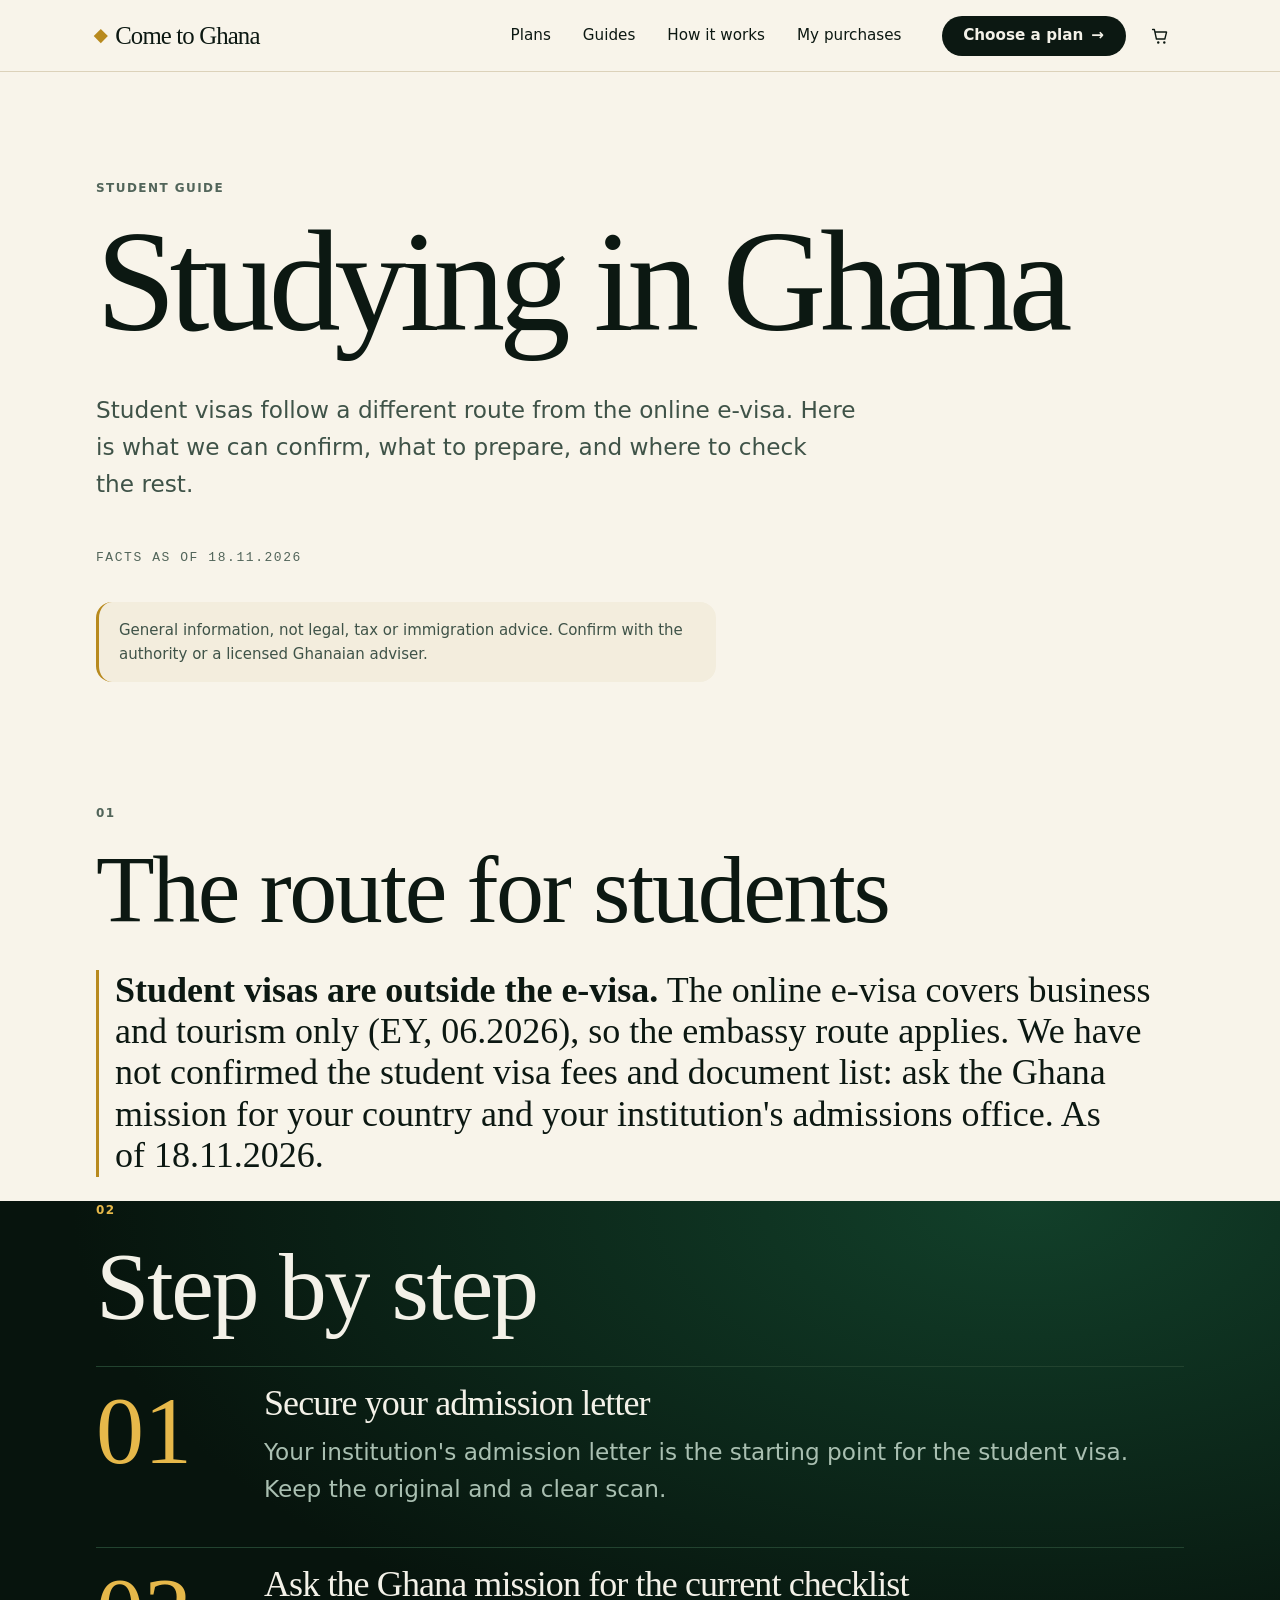
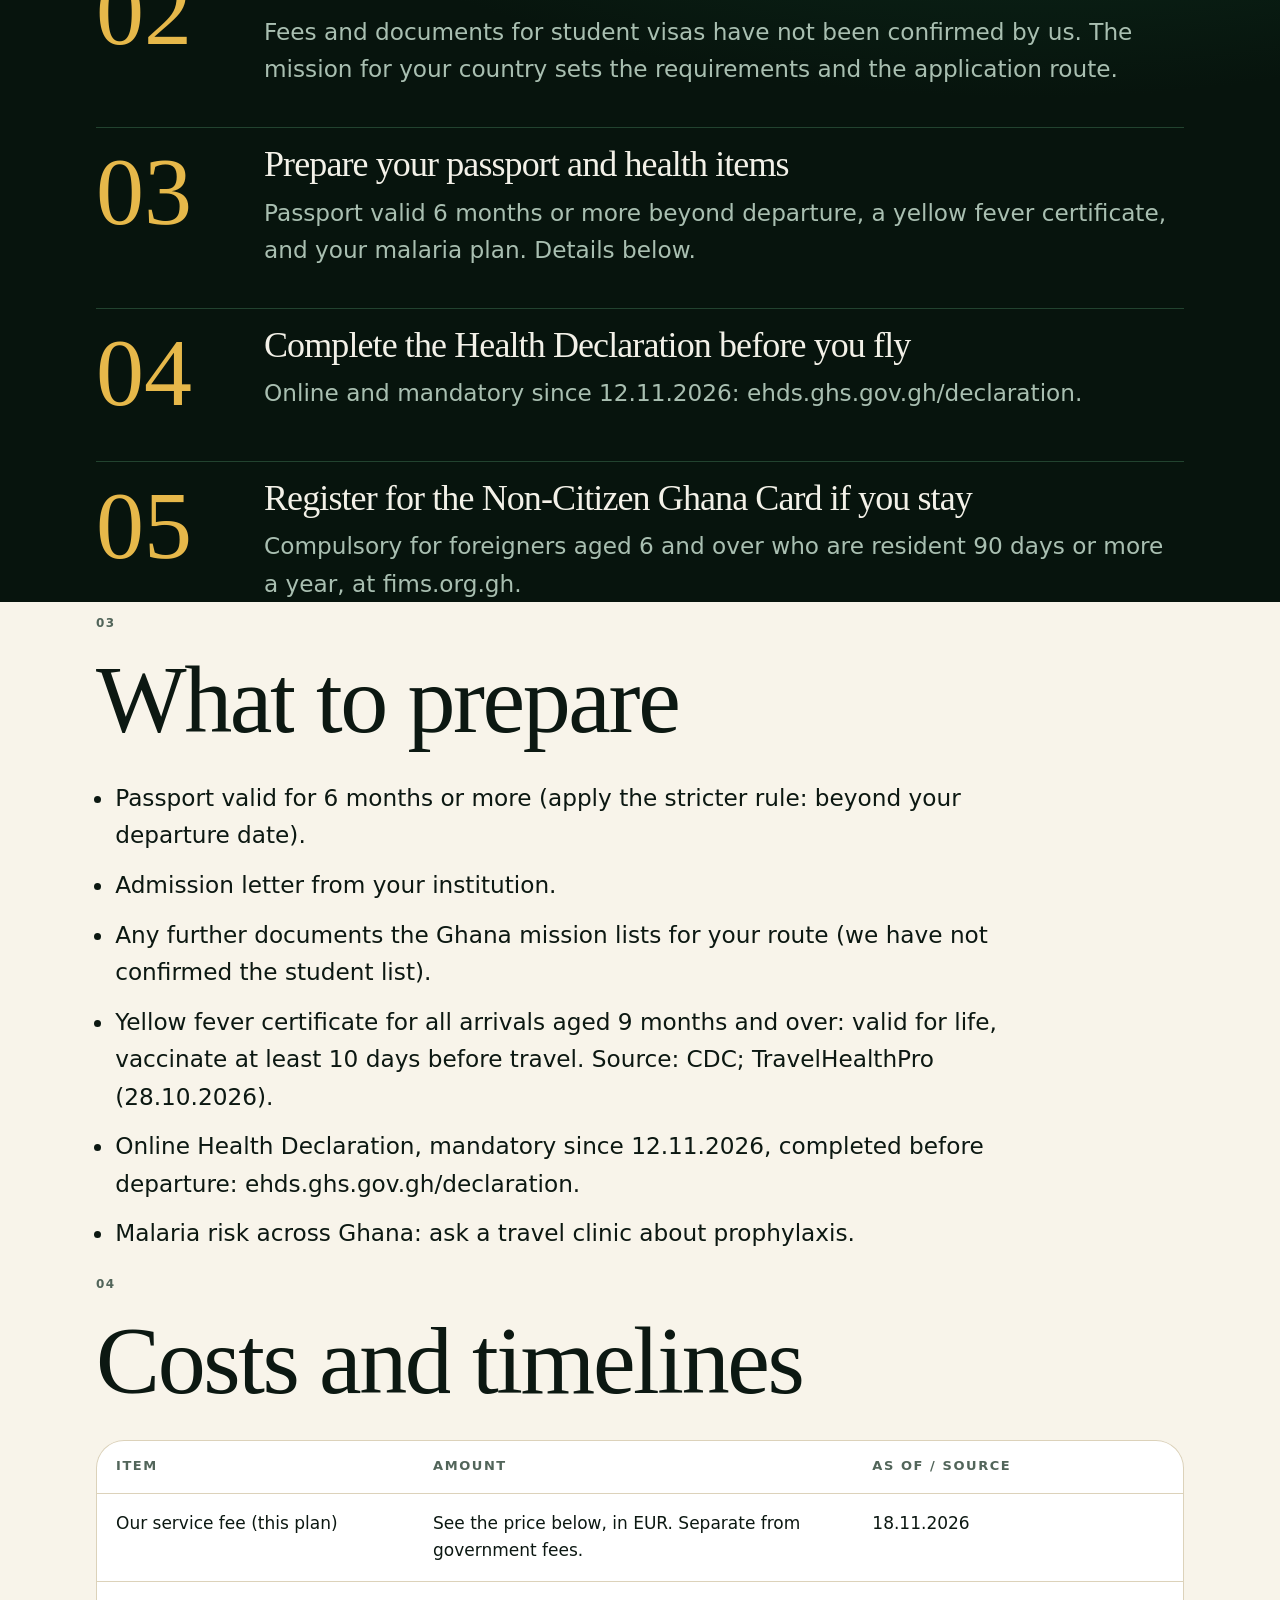
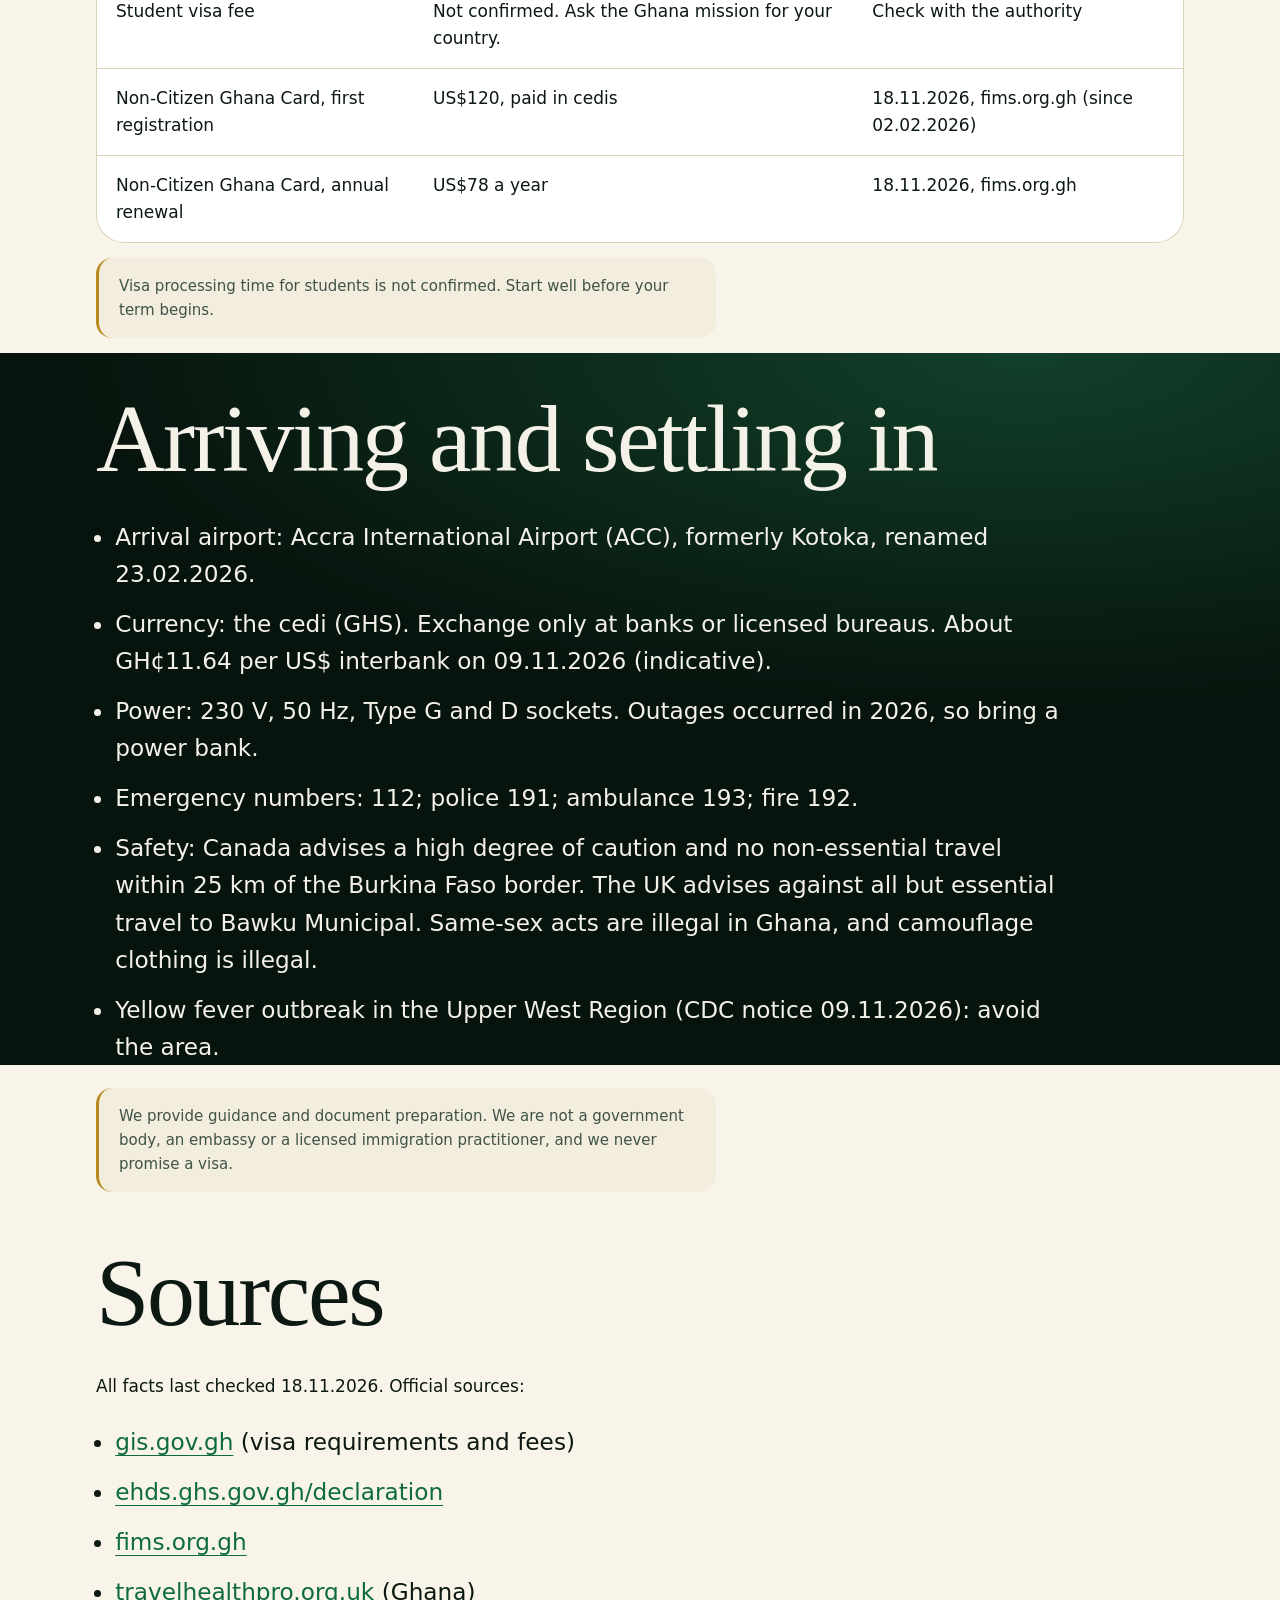
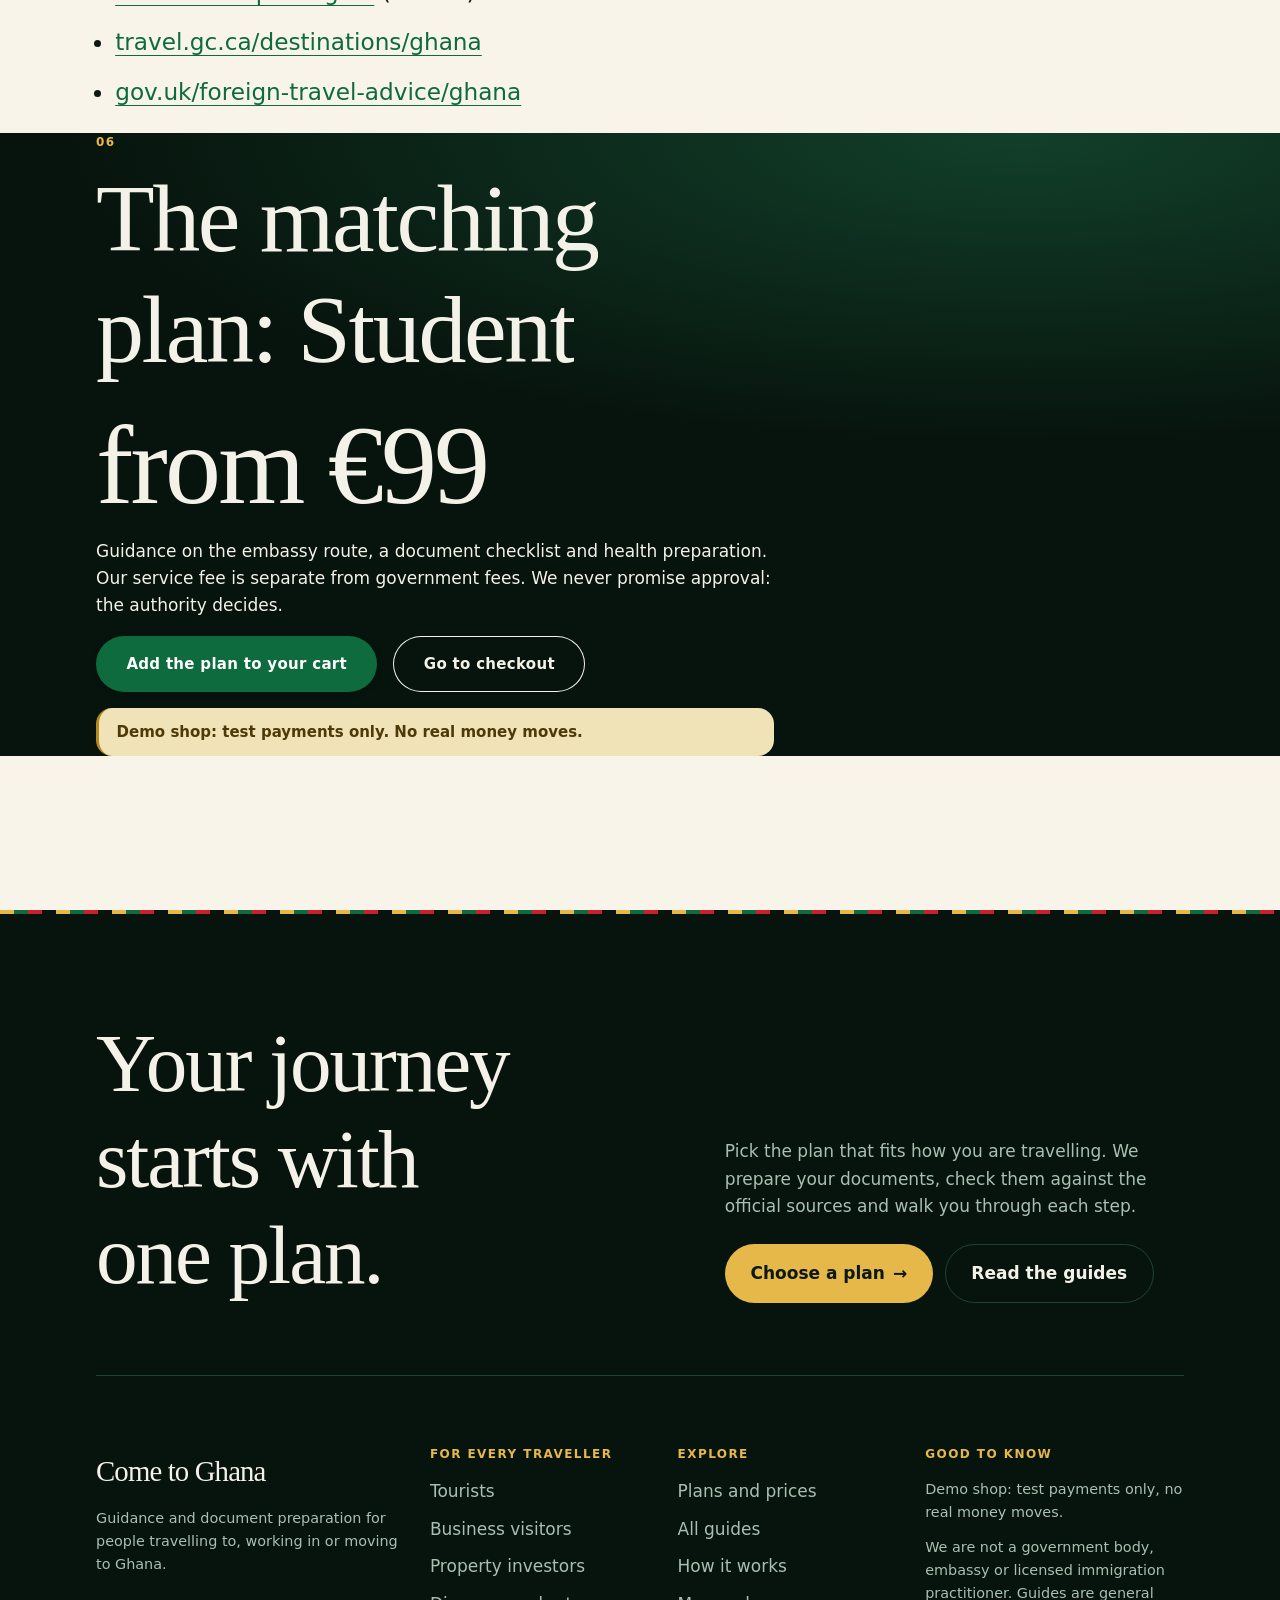
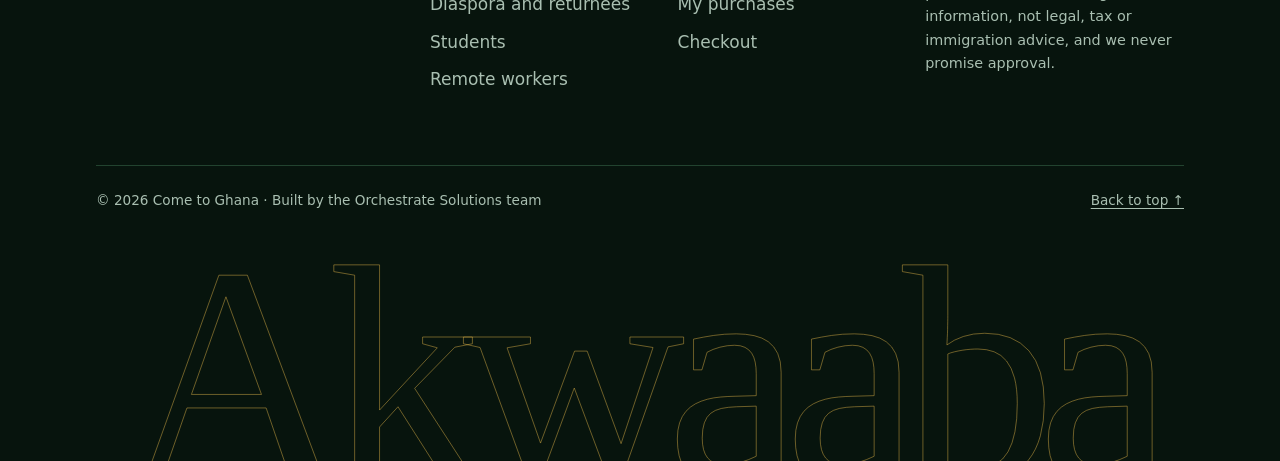
<file: pages/guides/student.html>
<!doctype html>
<html lang="en">
<head>
<meta charset="utf-8">
<meta name="viewport" content="width=device-width, initial-scale=1">
<title>Student guide | Come to Ghana</title>
<meta name="description" content="Studying in Ghana: the student visa route, health requirements, costs and what to prepare. General information.">
<link rel="stylesheet" href="../../css/tokens.css"> <link rel="stylesheet" href="../../css/layout.css"> <link rel="stylesheet" href="../../css/site.css"> <link rel="stylesheet" href="../../css/shop/core.css"> <link rel="stylesheet" href="../../css/shop/cart.css">
<script defer src="../../js/nav.js"></script> <script defer src="../../js/motion.js"></script> <script defer src="../../js/app.js"></script> <script defer src="../../js/shop/core.js"></script> <script defer src="../../js/shop/cart.js"></script>
<style>
  .gd-hero { min-height: 80svh; display: flex; flex-direction: column; justify-content: center; }
  .gd-hero h1 { font-size: var(--fs-hero); line-height: .98; margin: 0 0 var(--space-4); max-width: 14ch; }
  .gd-hero .lede { font-size: var(--fs-lg); max-width: 52ch; color: var(--ink-soft); }
  .gd-asof { font-family: var(--font-mono); font-size: var(--fs-xs); letter-spacing: var(--track-label); text-transform: uppercase; color: var(--muted); }
  .band > h2 { font-size: var(--fs-3xl); margin: 0 0 var(--space-5); max-width: 18ch; }
  .gd-steps { list-style: none; margin: var(--space-5) 0 0; padding: 0; display: grid; gap: var(--space-6); counter-reset: s; }
  .gd-steps li { counter-increment: s; display: grid; grid-template-columns: minmax(4.5rem, 9rem) 1fr; gap: var(--space-3) var(--space-5); align-items: start; max-width: none; border-top: 1px solid var(--line-dark); padding-top: var(--space-4); }
  .gd-steps li::before { content: counter(s, decimal-leading-zero); font-family: var(--font-display); font-size: var(--fs-3xl); line-height: 1; color: var(--accent-bright); font-variant-numeric: lining-nums; }
  .gd-steps h3 { font-size: var(--fs-xl); margin: 0 0 .5rem; }
  .gd-steps p { margin: 0; color: var(--on-dark-soft); font-size: var(--fs-lg); }
  .gd-list { padding-left: 1.2rem; font-size: var(--fs-lg); }
  .gd-list li { margin-block: .8rem; }
  .gd-table-wrap { overflow-x: auto; border-radius: var(--radius-lg); box-shadow: inset 0 0 0 1px var(--line); background: var(--surface); }
  .gd-table { width: 100%; border-collapse: collapse; min-width: 34rem; }
  .gd-table th, .gd-table td { text-align: left; padding: 1rem 1.25rem; border-bottom: 1px solid var(--line); vertical-align: top; }
  .gd-table tr:last-child td { border-bottom: 0; }
  .gd-table th { font-size: var(--fs-xs); letter-spacing: var(--track-label); text-transform: uppercase; color: var(--muted); font-weight: 600; }
  .gd-warn { max-width: var(--measure); font-family: var(--font-display); font-size: var(--fs-xl); line-height: var(--lh-snug); padding-inline-start: var(--space-4); border-inline-start: 3px solid var(--gold); margin: 0 0 var(--space-5); }
  .gd-plan { max-width: 44rem; }
  .gd-price { font-size: var(--fs-giant); font-size: clamp(3.5rem, 2rem + 8vw, 7rem); line-height: 1; margin: 0 0 var(--space-3); }
  .gd-cta { display: flex; flex-wrap: wrap; gap: 1rem; margin-block: var(--space-4); }
  .gd-src a { overflow-wrap: anywhere; }
  .gd-plan .shop-btn--ghost { color: var(--on-dark); box-shadow: inset 0 0 0 1px var(--on-dark); }
  .gd-plan .shop-btn--ghost:hover { background: var(--on-dark); color: var(--bg-dark); }
  @media (max-width: 40rem) { .gd-steps li { grid-template-columns: 1fr; } }
</style>
</head>
<body>
<main id="main">
  <section class="band gd-hero">
    <p class="eyebrow">Student guide</p>
    <h1 data-words>Studying in Ghana</h1>
    <p class="lede" data-reveal>Student visas follow a different route from the online e-visa. Here is what we can confirm, what to prepare, and where to check the rest.</p>
    <p><span class="gd-asof">Facts as of 18.11.2026</span></p>
    <p class="guide-note" role="note">General information, not legal, tax or immigration advice. Confirm with the authority or a licensed Ghanaian adviser.</p>
  </section>
  <section class="band">
    <p class="eyebrow">01</p>
    <h2 data-reveal>The route for students</h2>
    <p class="gd-warn" data-reveal><strong>Student visas are outside the e-visa.</strong> The online e-visa covers business and tourism only (EY, 06.2026), so the embassy route applies. We have not confirmed the student visa fees and document list: ask the Ghana mission for your country and your institution's admissions office. As of 18.11.2026.</p>
  </section>
  <section class="band band--dark">
    <p class="eyebrow">02</p>
    <h2 data-reveal>Step by step</h2>
    <ol class="gd-steps">
      <li data-reveal><div><h3>Secure your admission letter</h3><p>Your institution's admission letter is the starting point for the student visa. Keep the original and a clear scan.</p></div></li>
      <li data-reveal><div><h3>Ask the Ghana mission for the current checklist</h3><p>Fees and documents for student visas have not been confirmed by us. The mission for your country sets the requirements and the application route.</p></div></li>
      <li data-reveal><div><h3>Prepare your passport and health items</h3><p>Passport valid 6 months or more beyond departure, a yellow fever certificate, and your malaria plan. Details below.</p></div></li>
      <li data-reveal><div><h3>Complete the Health Declaration before you fly</h3><p>Online and mandatory since 12.11.2026: ehds.ghs.gov.gh/declaration.</p></div></li>
      <li data-reveal><div><h3>Register for the Non-Citizen Ghana Card if you stay</h3><p>Compulsory for foreigners aged 6 and over who are resident 90 days or more a year, at fims.org.gh.</p></div></li>
    </ol>
  </section>
  <section class="band">
    <p class="eyebrow">03</p>
    <h2 data-reveal>What to prepare</h2>
    <ul class="gd-list" data-reveal>
      <li>Passport valid for 6 months or more (apply the stricter rule: beyond your departure date).</li>
      <li>Admission letter from your institution.</li>
      <li>Any further documents the Ghana mission lists for your route (we have not confirmed the student list).</li>
      <li>Yellow fever certificate for all arrivals aged 9 months and over: valid for life, vaccinate at least 10 days before travel. Source: CDC; TravelHealthPro (28.10.2026).</li>
      <li>Online Health Declaration, mandatory since 12.11.2026, completed before departure: ehds.ghs.gov.gh/declaration.</li>
      <li>Malaria risk across Ghana: ask a travel clinic about prophylaxis.</li>
    </ul>
  </section>
  <section class="band">
    <p class="eyebrow">04</p>
    <h2 data-reveal>Costs and timelines</h2>
    <div class="gd-table-wrap" data-reveal><table class="gd-table"><thead><tr><th scope="col">Item</th><th scope="col">Amount</th><th scope="col">As of / source</th></tr></thead><tbody>
<tr><td>Our service fee (this plan)</td><td>See the price below, in EUR. Separate from government fees.</td><td>18.11.2026</td></tr>
<tr><td>Student visa fee</td><td>Not confirmed. Ask the Ghana mission for your country.</td><td>Check with the authority</td></tr>
<tr><td>Non-Citizen Ghana Card, first registration</td><td>US$120, paid in cedis</td><td>18.11.2026, fims.org.gh (since 02.02.2026)</td></tr>
<tr><td>Non-Citizen Ghana Card, annual renewal</td><td>US$78 a year</td><td>18.11.2026, fims.org.gh</td></tr>
</tbody></table></div>
    <p class="guide-note" data-reveal>Visa processing time for students is not confirmed. Start well before your term begins.</p>
  </section>
  <section class="band band--dark">
    <p class="eyebrow">05</p>
    <h2 data-reveal>Arriving and settling in</h2>
    <ul class="gd-list" data-reveal>
      <li>Arrival airport: Accra International Airport (ACC), formerly Kotoka, renamed 23.02.2026.</li>
      <li>Currency: the cedi (GHS). Exchange only at banks or licensed bureaus. About GH&cent;11.64 per US$ interbank on 09.11.2026 (indicative).</li>
      <li>Power: 230 V, 50 Hz, Type G and D sockets. Outages occurred in 2026, so bring a power bank.</li>
      <li>Emergency numbers: 112; police 191; ambulance 193; fire 192.</li>
      <li>Safety: Canada advises a high degree of caution and no non-essential travel within 25 km of the Burkina Faso border. The UK advises against all but essential travel to Bawku Municipal. Same-sex acts are illegal in Ghana, and camouflage clothing is illegal.</li>
      <li>Yellow fever outbreak in the Upper West Region (CDC notice 09.11.2026): avoid the area.</li>
    </ul>
  </section>
  <section class="band"><p class="guide-note" role="note">We provide guidance and document preparation. We are not a government body, an embassy or a licensed immigration practitioner, and we never promise a visa.</p></section>
  <section class="band">
    <p class="eyebrow">Official sources</p>
    <h2 data-reveal>Sources</h2>
    <p class="gd-src" data-reveal>All facts last checked 18.11.2026. Official sources:</p>
    <ul class="gd-list gd-src">
      <li><a href="https://gis.gov.gh" rel="noopener">gis.gov.gh</a> (visa requirements and fees)</li>
      <li><a href="https://ehds.ghs.gov.gh/declaration" rel="noopener">ehds.ghs.gov.gh/declaration</a></li>
      <li><a href="https://fims.org.gh" rel="noopener">fims.org.gh</a></li>
      <li><a href="https://travelhealthpro.org.uk" rel="noopener">travelhealthpro.org.uk</a> (Ghana)</li>
      <li><a href="https://travel.gc.ca/destinations/ghana" rel="noopener">travel.gc.ca/destinations/ghana</a></li>
      <li><a href="https://gov.uk/foreign-travel-advice/ghana" rel="noopener">gov.uk/foreign-travel-advice/ghana</a></li>
    </ul>
  </section>
  <section class="band band--dark" aria-labelledby="plan-h">
    <p class="eyebrow">06</p>
    <h2 id="plan-h" data-reveal>The matching plan: Student</h2>
    <div class="gd-plan shop-card-dark" data-reveal>
      <p class="gd-price shop-price" id="gd-price" aria-live="polite">&nbsp;</p>
      <p>Guidance on the embassy route, a document checklist and health preparation. Our service fee is separate from government fees. We never promise approval: the authority decides.</p>
      <div class="gd-cta">
        <button type="button" class="shop-btn" id="gd-add">Add the plan to your cart</button>
        <a class="shop-btn shop-btn--ghost" href="../checkout.html">Go to checkout</a>
      </div>
      <p class="shop-testmoney" role="note">Demo shop: test payments only. No real money moves.</p>
    </div>
  </section>
</main>
<script>
(function () {
  var PLAN = 'student';
  function ready(fn) { if (window.Shop) fn(); else window.addEventListener('load', fn); }
  ready(function () {
    var price = document.getElementById('gd-price'), btn = document.getElementById('gd-add');
    window.Shop.catalog().then(function (c) {
      var it = window.Shop.item(c, PLAN);
      if (it) price.textContent = 'from ' + window.Shop.money(it.price, c.currency);
    }).catch(function () { price.textContent = ''; });
    btn.addEventListener('click', function () { window.Shop.addToCart({ item: PLAN, qty: 1 }); });
  });
})();
</script>
</body>
</html>
</file>
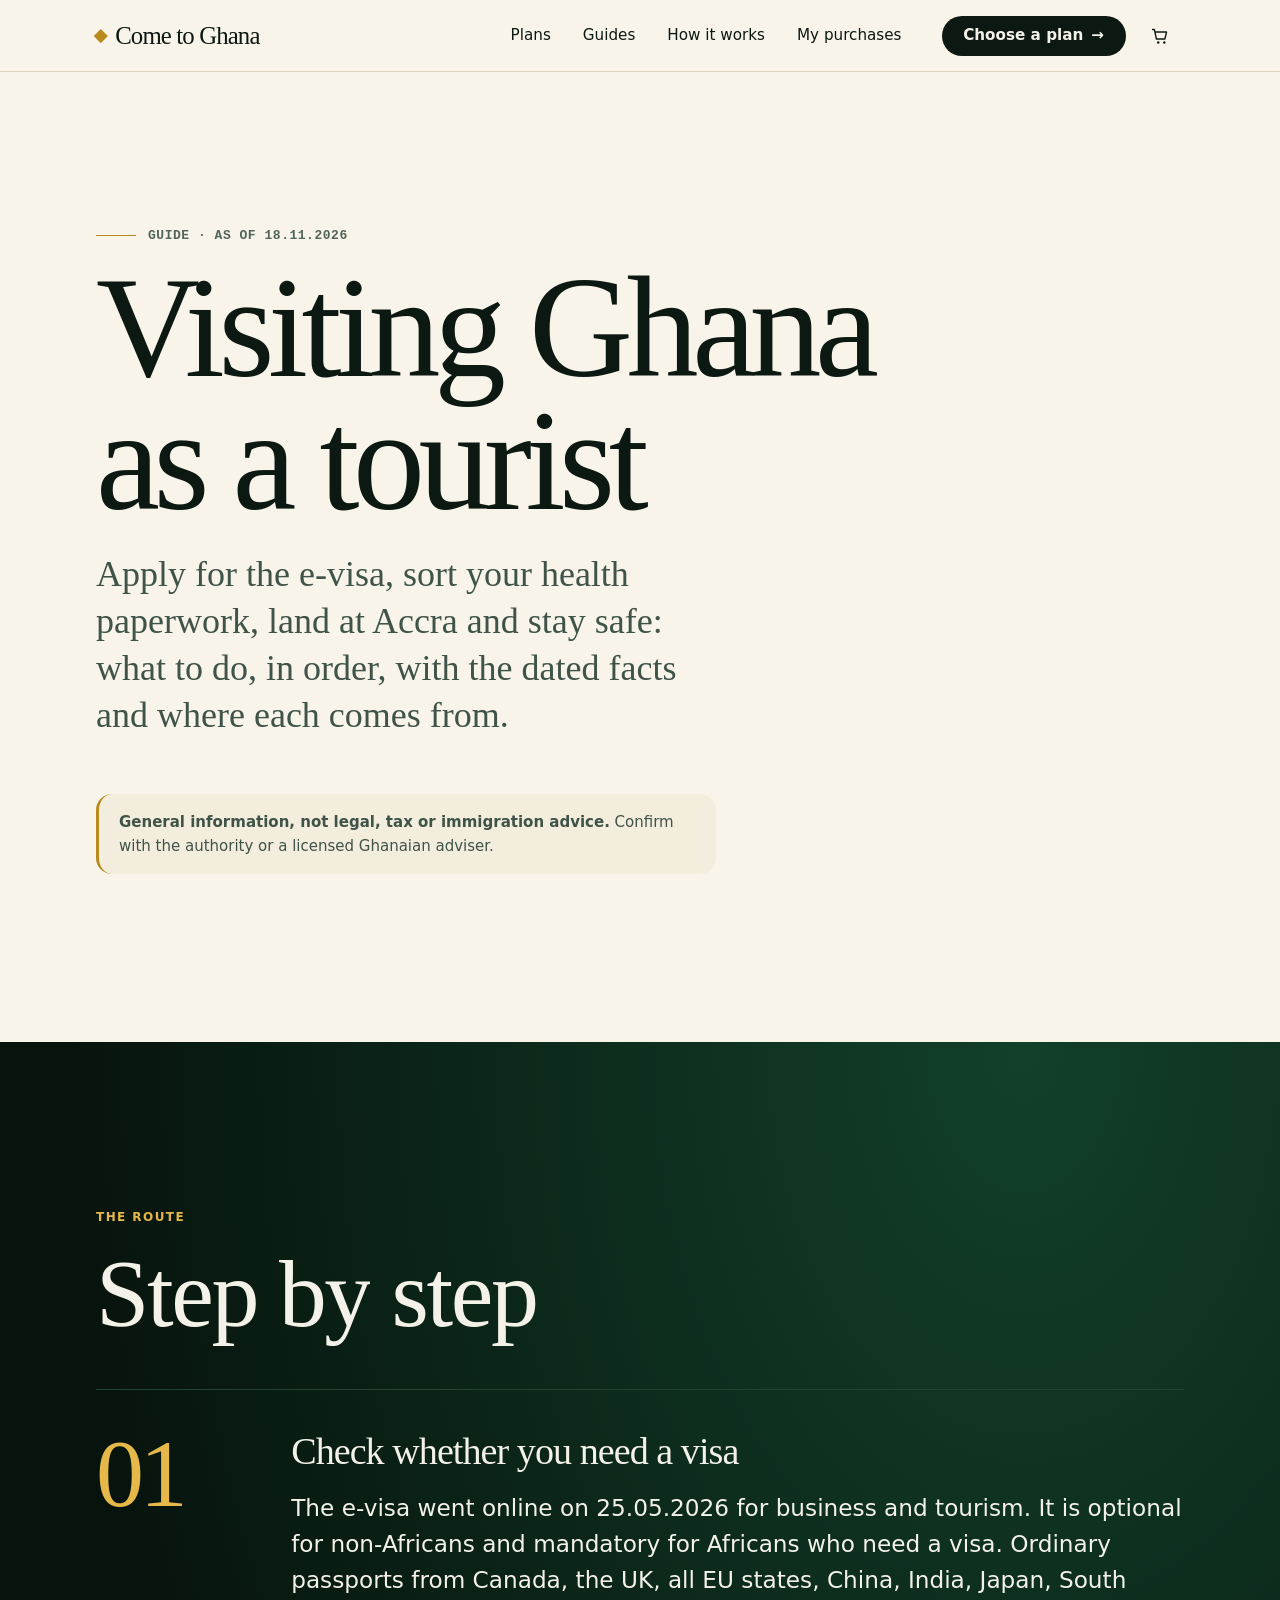
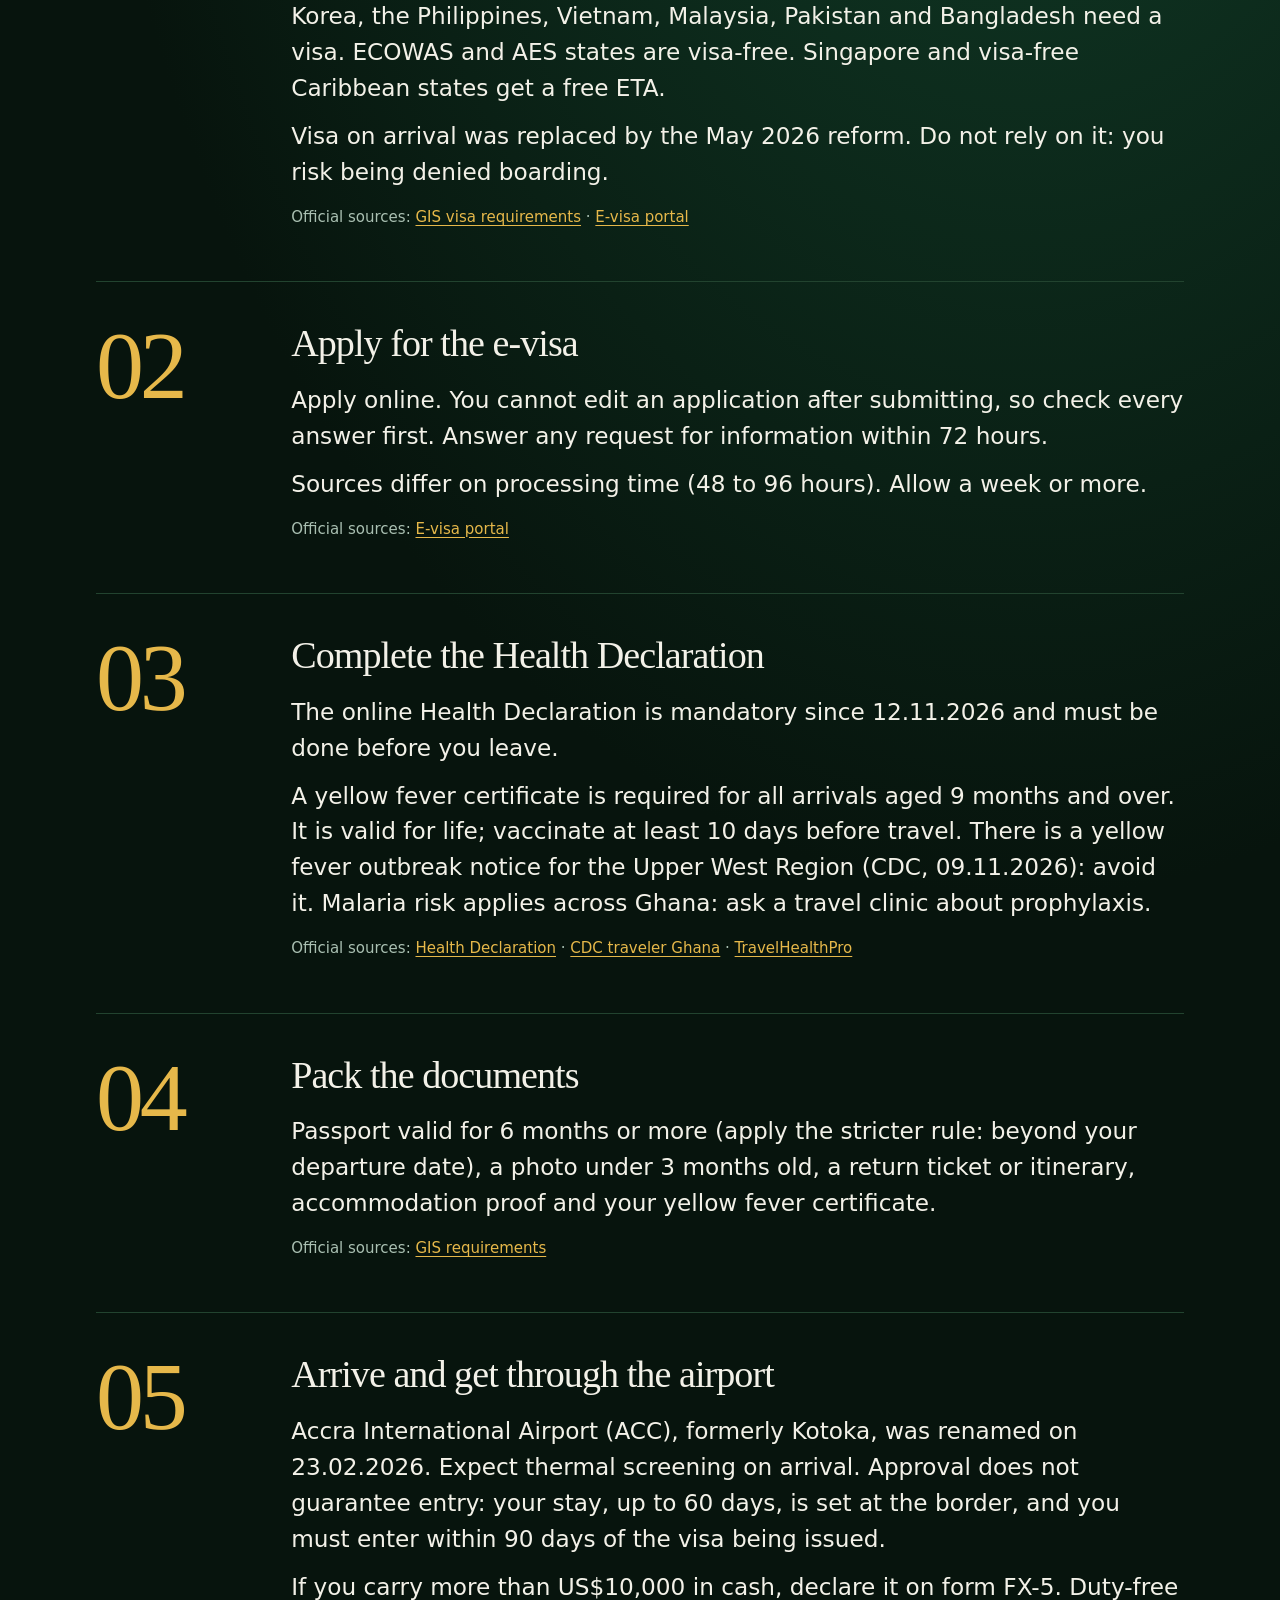
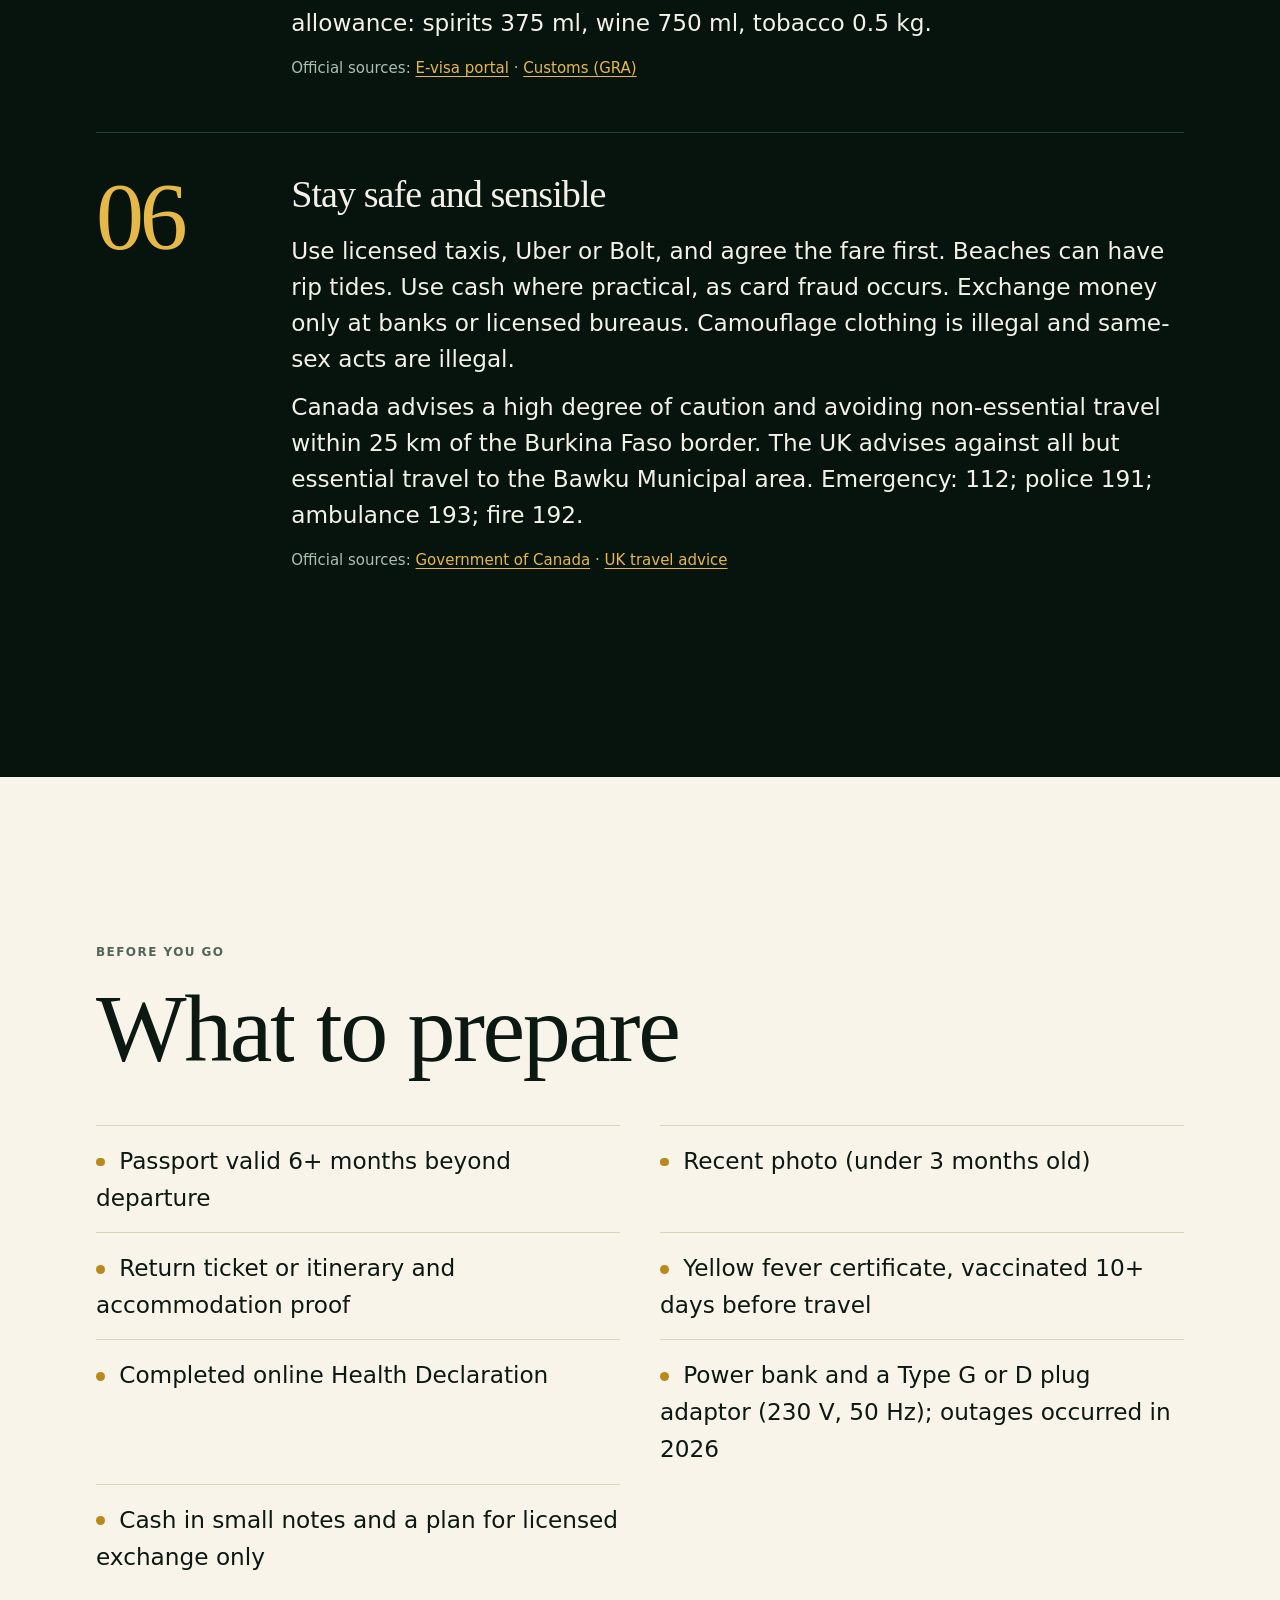
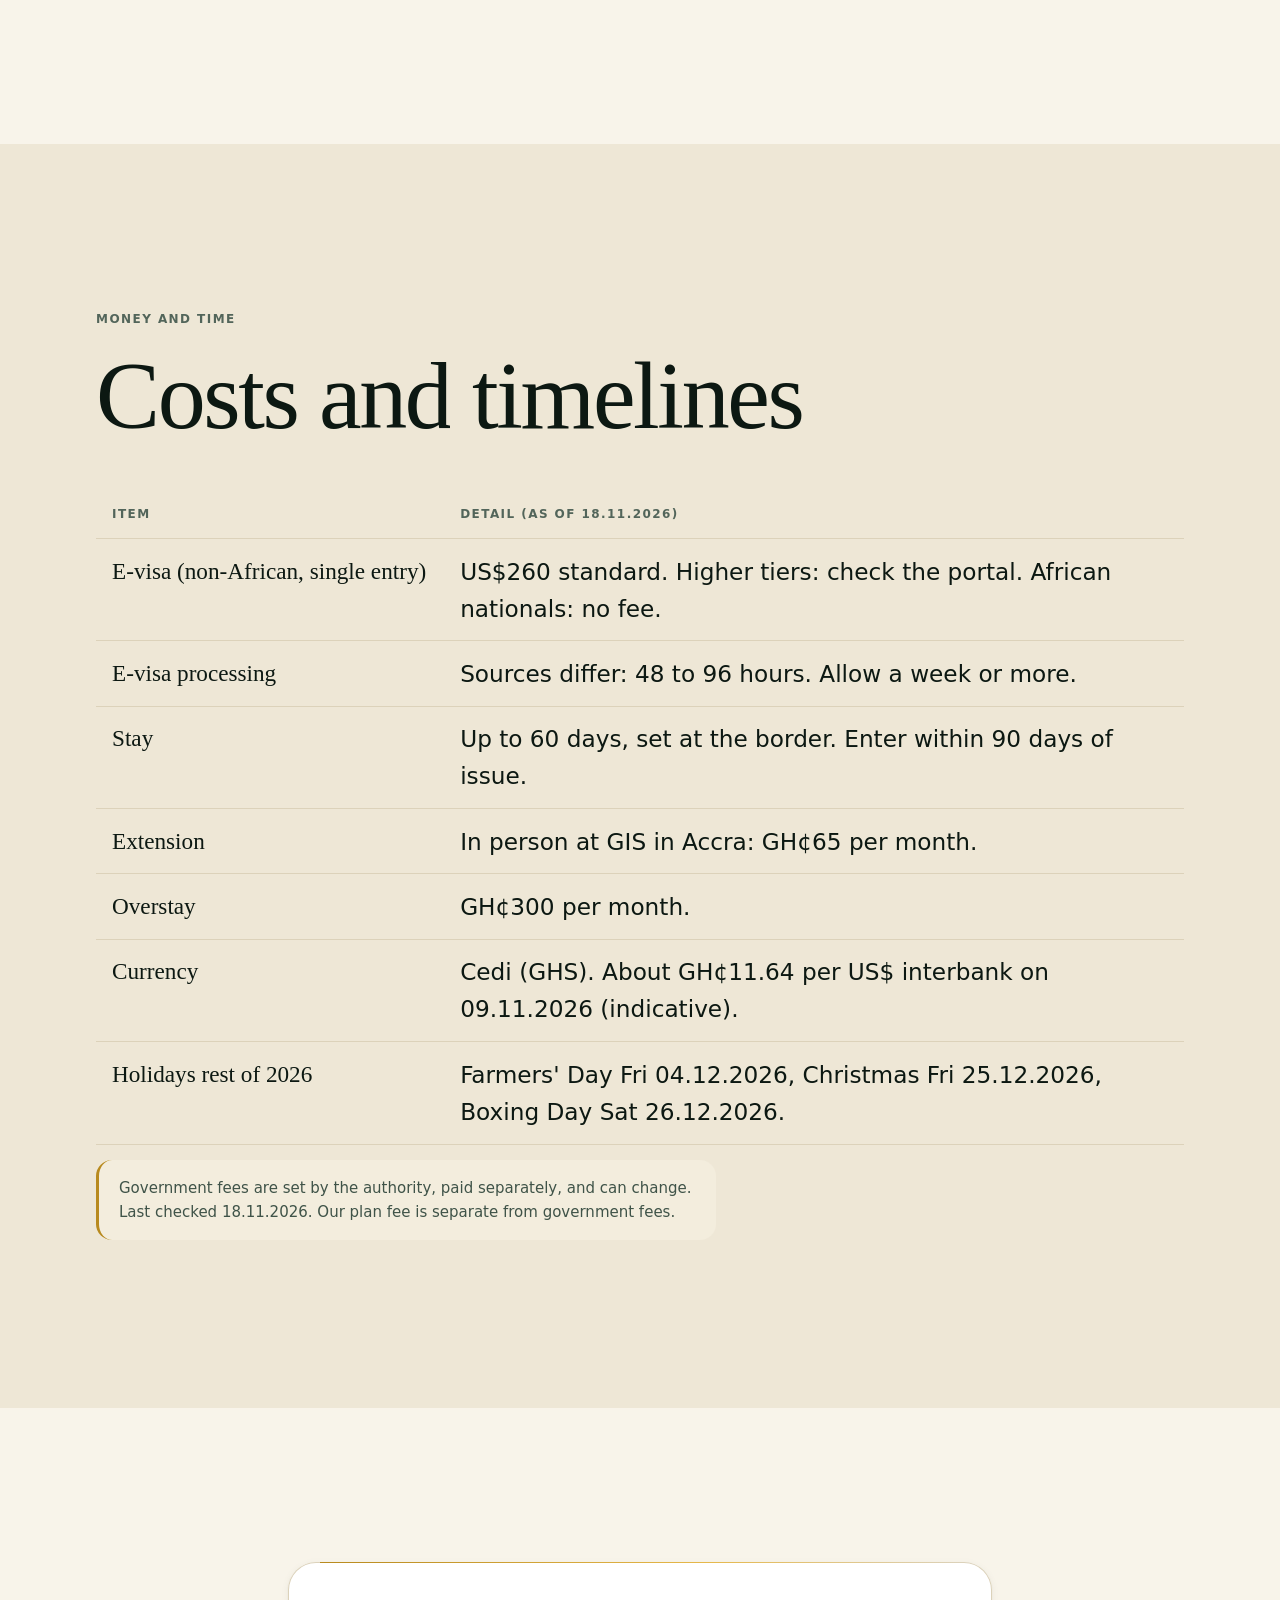
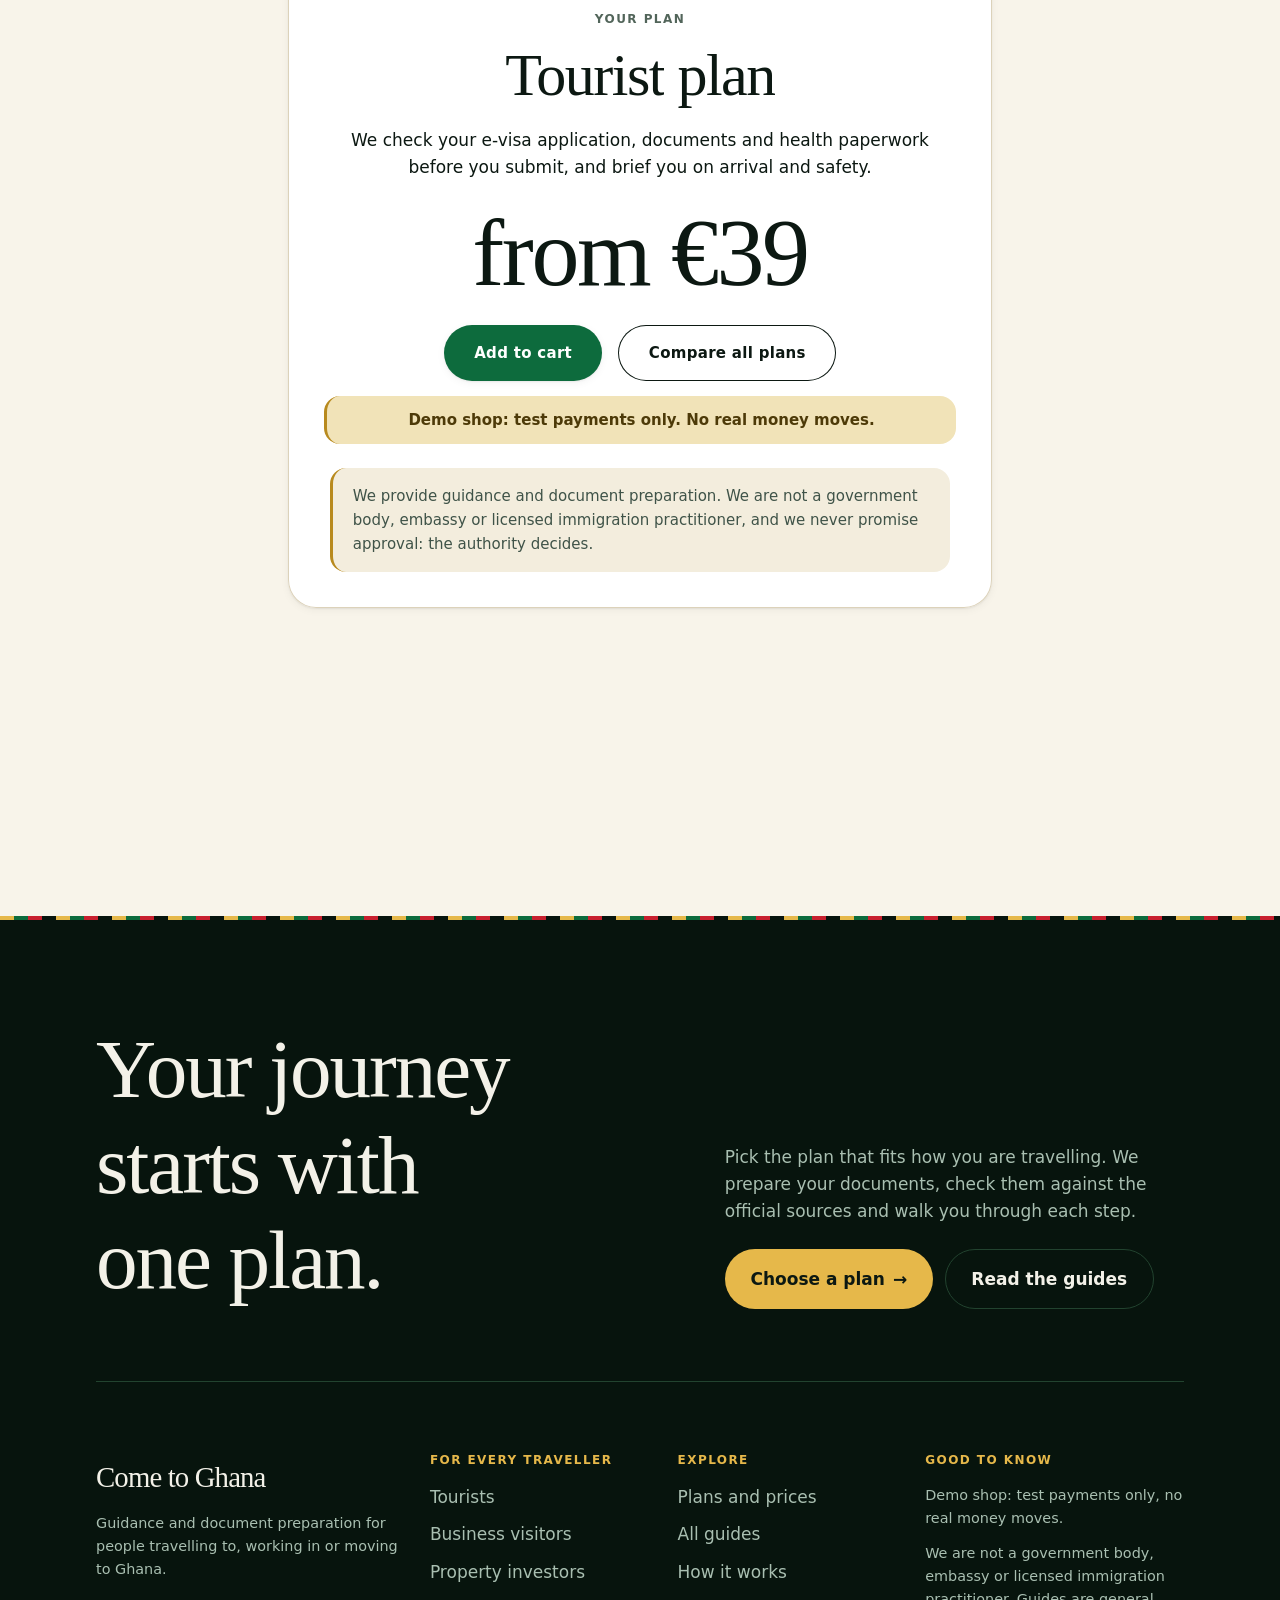
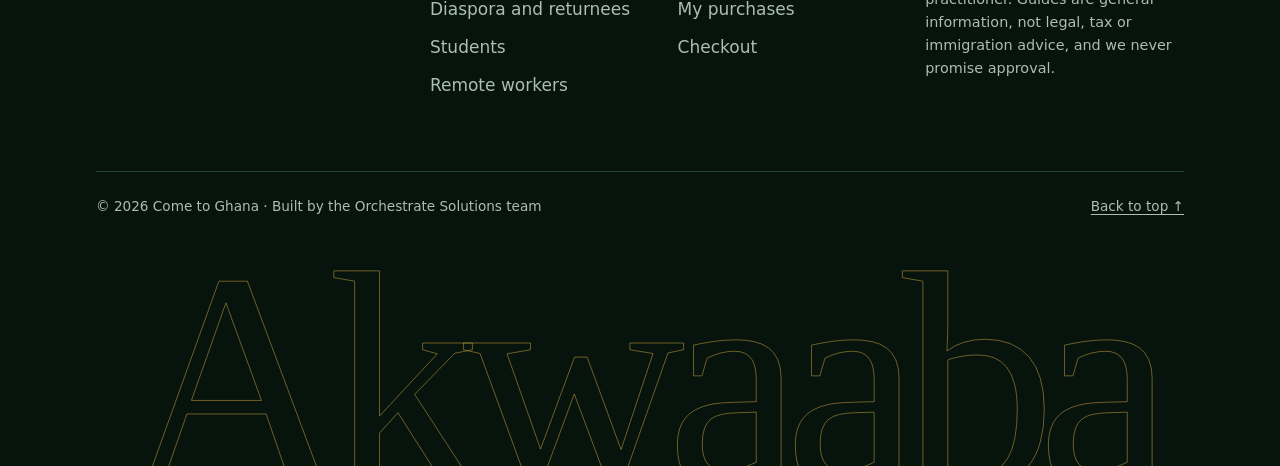
<file: pages/guides/tourist.html>
<!doctype html>
<html lang="en">
<head>
<meta charset="utf-8">
<meta name="viewport" content="width=device-width, initial-scale=1">
<title>Tourist guide: visa, entry and staying safe | Come to Ghana</title>
<meta name="description" content="Step-by-step guide for tourists visiting Ghana: e-visa, health paperwork, costs, timelines and safety, with dates and official sources.">
<link rel="stylesheet" href="../../css/tokens.css"> <link rel="stylesheet" href="../../css/layout.css"> <link rel="stylesheet" href="../../css/site.css"> <link rel="stylesheet" href="../../css/shop/core.css"> <link rel="stylesheet" href="../../css/shop/cart.css">
<script defer src="../../js/nav.js"></script> <script defer src="../../js/motion.js"></script> <script defer src="../../js/app.js"></script> <script defer src="../../js/shop/core.js"></script> <script defer src="../../js/shop/cart.js"></script>
<style>
  .band { padding-block: var(--space-section); }
  .gd-hero { min-height: min(86svh, 56rem); display: flex; flex-direction: column; justify-content: center; }
  .gd-hero h1 { font-size: var(--fs-hero); line-height: var(--lh-tight); margin: 1rem 0 var(--space-5); max-width: 14ch; }
  .gd-lede { font-family: var(--font-display); font-size: var(--fs-xl); line-height: 1.3; color: var(--ink-soft); max-width: 34ch; margin: 0 0 var(--space-6); }
  .gd-asof { font-family: var(--font-mono); font-size: var(--fs-xs); letter-spacing: .04em; color: var(--muted); }
  .gd-asof::before { content: ""; display: inline-block; width: 2.5rem; height: 1px; background: var(--gold); vertical-align: middle; margin-right: .75rem; }
  .gd-head { font-size: var(--fs-3xl); line-height: var(--lh-snug); margin: .6rem 0 var(--space-6); }
  .gd-steps { list-style: none; margin: 0; padding: 0; display: grid; gap: 0; counter-reset: s; }
  .gd-steps li { counter-increment: s; display: grid; grid-template-columns: minmax(4.5rem, 9rem) 1fr; gap: 1rem clamp(1rem, 4vw, 4rem); padding-block: var(--space-6); border-top: 1px solid var(--line-dark); max-width: none; }
  .gd-steps li::before { content: counter(s, decimal-leading-zero); font-family: var(--font-display); font-size: var(--fs-3xl); line-height: var(--lh-tight); color: var(--accent-bright); letter-spacing: var(--track-display); }
  .gd-steps h3 { font-size: var(--fs-step); margin: 0 0 var(--space-4); }
  .gd-steps p { margin: 0 0 var(--space-3); font-size: var(--fs-lg); line-height: 1.55; color: var(--on-dark); }
  .gd-src { font-size: var(--fs-sm) !important; color: var(--on-dark-soft) !important; margin-top: var(--space-4) !important; }
  .gd-src a { text-decoration-color: var(--accent-bright); }
  .gd-prep { list-style: none; margin: 0; padding: 0; display: grid; grid-template-columns: repeat(auto-fit, minmax(min(100%, 22rem), 1fr)); gap: 0 var(--space-6); max-width: none; }
  .gd-prep li { padding-block: var(--space-4); border-top: 1px solid var(--line); font-size: var(--fs-lg); max-width: none; }
  .gd-prep li::before { content: ""; display: inline-block; width: .55rem; height: .55rem; border-radius: 50%; background: var(--gold); margin-right: .9rem; vertical-align: .1em; }
  .gd-scroll { overflow-x: auto; }
  .gd-table th[scope=row] { width: 32%; font-family: var(--font-display); font-size: var(--fs-lg); text-transform: none; letter-spacing: 0; color: var(--ink); font-weight: var(--display-weight); }
  .gd-table td { font-size: var(--fs-lg); }
  .gd-buy { max-width: 44rem; margin-inline: auto; text-align: center; }
  .gd-buy h2 { font-size: var(--fs-2xl); margin: .5rem 0 var(--space-4); }
  .gd-buy p { margin-inline: auto; }
  .gd-price { font-size: var(--fs-3xl) !important; line-height: 1; margin: var(--space-5) auto !important; }
  .gd-cta { display: flex; flex-wrap: wrap; gap: 1rem; justify-content: center; }
  .gd-buy .guide-note { text-align: left; margin: var(--space-5) auto 0; }
  @media (max-width: 40rem) { .gd-steps li { grid-template-columns: 1fr; } .gd-table th[scope=row] { width: 40%; } .gd-table th, .gd-table td { padding: .7rem .5rem; } }
</style>
</head>
<body>
<main id="main">
  <section class="band gd-hero">
    <span class="gd-asof eyebrow">Guide · as of 18.11.2026</span>
    <h1 data-words>Visiting Ghana as a tourist</h1>
    <p class="gd-lede" data-reveal>Apply for the e-visa, sort your health paperwork, land at Accra and stay safe: what to do, in order, with the dated facts and where each comes from.</p>
    <p class="guide-note" data-reveal><strong>General information, not legal, tax or immigration advice.</strong> Confirm with the authority or a licensed Ghanaian adviser.</p>
  </section>
  <section class="band band--dark" aria-labelledby="steps-h">
    <p class="eyebrow" data-reveal>The route</p>
    <h2 id="steps-h" class="gd-head" data-reveal>Step by step</h2>
    <ol class="gd-steps">
      <li data-reveal><div><h3>Check whether you need a visa</h3><p>The e-visa went online on 25.05.2026 for business and tourism. It is optional for non-Africans and mandatory for Africans who need a visa. Ordinary passports from Canada, the UK, all EU states, China, India, Japan, South Korea, the Philippines, Vietnam, Malaysia, Pakistan and Bangladesh need a visa. ECOWAS and AES states are visa-free. Singapore and visa-free Caribbean states get a free ETA.</p><p>Visa on arrival was replaced by the May 2026 reform. Do not rely on it: you risk being denied boarding.</p><p class="gd-src">Official sources: <a href="https://gis.gov.gh/?p=2142" rel="noopener">GIS visa requirements</a> · <a href="https://evisa.immigration.gov.gh" rel="noopener">E-visa portal</a></p></div></li>
      <li data-reveal><div><h3>Apply for the e-visa</h3><p>Apply online. You cannot edit an application after submitting, so check every answer first. Answer any request for information within 72 hours.</p><p>Sources differ on processing time (48 to 96 hours). Allow a week or more.</p><p class="gd-src">Official sources: <a href="https://evisa.immigration.gov.gh" rel="noopener">E-visa portal</a></p></div></li>
      <li data-reveal><div><h3>Complete the Health Declaration</h3><p>The online Health Declaration is mandatory since 12.11.2026 and must be done before you leave.</p><p>A yellow fever certificate is required for all arrivals aged 9 months and over. It is valid for life; vaccinate at least 10 days before travel. There is a yellow fever outbreak notice for the Upper West Region (CDC, 09.11.2026): avoid it. Malaria risk applies across Ghana: ask a travel clinic about prophylaxis.</p><p class="gd-src">Official sources: <a href="https://ehds.ghs.gov.gh/declaration" rel="noopener">Health Declaration</a> · <a href="https://cdc.gov" rel="noopener">CDC traveler Ghana</a> · <a href="https://travelhealthpro.org.uk" rel="noopener">TravelHealthPro</a></p></div></li>
      <li data-reveal><div><h3>Pack the documents</h3><p>Passport valid for 6 months or more (apply the stricter rule: beyond your departure date), a photo under 3 months old, a return ticket or itinerary, accommodation proof and your yellow fever certificate.</p><p class="gd-src">Official sources: <a href="https://gis.gov.gh/?p=2142" rel="noopener">GIS requirements</a></p></div></li>
      <li data-reveal><div><h3>Arrive and get through the airport</h3><p>Accra International Airport (ACC), formerly Kotoka, was renamed on 23.02.2026. Expect thermal screening on arrival. Approval does not guarantee entry: your stay, up to 60 days, is set at the border, and you must enter within 90 days of the visa being issued.</p><p>If you carry more than US$10,000 in cash, declare it on form FX-5. Duty-free allowance: spirits 375 ml, wine 750 ml, tobacco 0.5 kg.</p><p class="gd-src">Official sources: <a href="https://evisa.immigration.gov.gh" rel="noopener">E-visa portal</a> · <a href="https://gra.gov.gh/customs" rel="noopener">Customs (GRA)</a></p></div></li>
      <li data-reveal><div><h3>Stay safe and sensible</h3><p>Use licensed taxis, Uber or Bolt, and agree the fare first. Beaches can have rip tides. Use cash where practical, as card fraud occurs. Exchange money only at banks or licensed bureaus. Camouflage clothing is illegal and same-sex acts are illegal.</p><p>Canada advises a high degree of caution and avoiding non-essential travel within 25 km of the Burkina Faso border. The UK advises against all but essential travel to the Bawku Municipal area. Emergency: 112; police 191; ambulance 193; fire 192.</p><p class="gd-src">Official sources: <a href="https://travel.gc.ca/destinations/ghana" rel="noopener">Government of Canada</a> · <a href="https://gov.uk/foreign-travel-advice/ghana" rel="noopener">UK travel advice</a></p></div></li>
    </ol>
  </section>
  <section class="band" aria-labelledby="prep-h">
    <p class="eyebrow" data-reveal>Before you go</p>
    <h2 id="prep-h" class="gd-head" data-reveal>What to prepare</h2>
    <ul class="gd-prep" data-reveal>
      <li>Passport valid 6+ months beyond departure</li>
      <li>Recent photo (under 3 months old)</li>
      <li>Return ticket or itinerary and accommodation proof</li>
      <li>Yellow fever certificate, vaccinated 10+ days before travel</li>
      <li>Completed online Health Declaration</li>
      <li>Power bank and a Type G or D plug adaptor (230 V, 50 Hz); outages occurred in 2026</li>
      <li>Cash in small notes and a plan for licensed exchange only</li>
    </ul>
  </section>
  <section class="band band--alt" aria-labelledby="cost-h">
    <p class="eyebrow" data-reveal>Money and time</p>
    <h2 id="cost-h" class="gd-head" data-reveal>Costs and timelines</h2>
    <div class="gd-scroll"><table class="gd-table"><caption class="sr-only">Costs and timelines, as of 18.11.2026</caption><thead><tr><th scope="col">Item</th><th scope="col">Detail (as of 18.11.2026)</th></tr></thead><tbody>
      <tr><th scope="row">E-visa (non-African, single entry)</th><td>US$260 standard. Higher tiers: check the portal. African nationals: no fee.</td></tr>
      <tr><th scope="row">E-visa processing</th><td>Sources differ: 48 to 96 hours. Allow a week or more.</td></tr>
      <tr><th scope="row">Stay</th><td>Up to 60 days, set at the border. Enter within 90 days of issue.</td></tr>
      <tr><th scope="row">Extension</th><td>In person at GIS in Accra: GH¢65 per month.</td></tr>
      <tr><th scope="row">Overstay</th><td>GH¢300 per month.</td></tr>
      <tr><th scope="row">Currency</th><td>Cedi (GHS). About GH¢11.64 per US$ interbank on 09.11.2026 (indicative).</td></tr>
      <tr><th scope="row">Holidays rest of 2026</th><td>Farmers' Day Fri 04.12.2026, Christmas Fri 25.12.2026, Boxing Day Sat 26.12.2026.</td></tr>
    </tbody></table></div>
    <p class="guide-note" data-reveal>Government fees are set by the authority, paid separately, and can change. Last checked 18.11.2026. Our plan fee is separate from government fees.</p>
  </section>
  <section class="band" aria-labelledby="buy-h">
    <div class="gd-buy shop-card" data-reveal>
      <p class="eyebrow">Your plan</p>
      <h2 id="buy-h">Tourist plan</h2>
      <p>We check your e-visa application, documents and health paperwork before you submit, and brief you on arrival and safety.</p>
      <p class="gd-price shop-price" id="gd-price" aria-live="polite">from</p>
      <div class="gd-cta">
        <button class="shop-btn" type="button" id="gd-add">Add to cart</button>
        <a class="shop-btn shop-btn--ghost" href="../services.html">Compare all plans</a>
      </div>
      <p class="shop-testmoney" role="note">Demo shop: test payments only. No real money moves.</p>
      <p class="guide-note">We provide guidance and document preparation. We are not a government body, embassy or licensed immigration practitioner, and we never promise approval: the authority decides.</p>
    </div>
  </section>
</main>
<script>
(function () {
  function init() {
    if (!window.Shop) return setTimeout(init, 50);
    var id = 'tourist', price = document.getElementById('gd-price'), btn = document.getElementById('gd-add');
    Shop.catalog().then(function (c) { var it = Shop.item(c, id); if (it) price.textContent = 'from ' + Shop.money(it.price); }).catch(function () { price.textContent = ''; });
    btn.addEventListener('click', function () {
      var o = {}; o.speed = 'standard'; if (true) o.travellers = '1';
      Shop.addToCart({ item: id, qty: 1, options: o });
    });
  }
  init();
})();
</script>
</body>
</html>
</file>
<file: css/tokens.css>
/* Come to Ghana: design tokens (Designer lane). Premium redesign: editorial, calm, confident.
   Research notes (premium travel/concierge sites, via web search; opinions of agency write-ups, not measured): serif display over clean sans,
   warm neutrals instead of stark white, generous space and few sections, slow smooth motion. No photos here, so type scale, tone and rules carry it.
   Palette: warm ivory paper + near-black ink-green neutrals; forest green is the main accent, gold on dark bands and as thin rules,
   Ghana red only as a tiny detail (one rule or dot). Never fill large areas with red or gold.
   Contrast (AA, measured): --ink on --bg 16.6:1; --ink-soft 7.5:1; --muted on --bg 5.7:1, on --bg-alt 5.1:1; --on-accent on --accent 6.6:1;
   --accent on --bg 6.0:1; --on-dark on --bg-dark 16.6:1; --accent-bright (gold) on --bg-dark 10.2:1. --gold is decorative on light, never body text.
   Type: system fonts only; serif display for authority, sans body for clarity; clamp() scale, tight tracking on large type.
   Motion: one ease (--ease-slow for big reveals), 400-900 ms, 60 ms stagger; animate transform/opacity/filter only. */
:root {
  color-scheme: light;

  /* Palette: light */
  --bg: #f8f4ea;
  --bg-alt: #eee7d6;
  --surface: #ffffff;
  --surface-2: #f3eddd;
  --ink: #0c1812;
  --ink-soft: #3f5348;
  --muted: #52655a;
  --line: #dcd2ba;

  /* Palette: dark bands */
  --bg-dark: #07140d;
  --bg-dark-2: #0f2a1b;
  --on-dark: #f3f1e8;
  --on-dark-soft: #a9bfb1;
  --line-dark: #22432f;

  /* Accent (one) */
  --accent: #0d6b3d;
  --accent-2: #14884f;          /* hover / gradient partner */
  --accent-bright: #e6b84a;     /* gold: accent on dark backgrounds */
  --gold: #b88a1e;              /* gold for rules, numerals and large decorative type on light (not body text) */
  --gold-soft: #f1e3b8;
  --red: #c8202f;               /* Ghana red: tiny details only (a rule, a dot), never large fills */
  --accent-soft: #dcefe2;
  --on-accent: #ffffff;

  /* Status */
  --ok: #1d7a4d;
  --warn: #b4540a;
  --danger: #b3261e;
  --danger-soft: #fbe6e3;

  /* Gradients and glow (CSS only) */
  --grad-accent: linear-gradient(120deg, #0d6b3d 0%, #1f9a5c 50%, #e6b84a 100%);
  --grad-text: linear-gradient(100deg, #0d6b3d 0%, #b88a1e 50%, #0d6b3d 100%);
  --grad-dark: radial-gradient(120% 80% at 80% 0%, #12402a 0%, #07140d 62%);
  --glow: 0 0 80px rgba(230, 184, 74, .28);

  /* Type */
  --font-body: system-ui, -apple-system, "Segoe UI", Roboto, "Helvetica Neue", Arial, sans-serif;
  --font-display: ui-serif, "Iowan Old Style", "Palatino Linotype", "Book Antiqua", Palatino, Georgia, serif;
  --display-weight: 500;        /* light-medium serif looks editorial; avoid bold */
  --label-size: .75rem;         /* small caps labels: uppercase, --track-label, weight 600 */
  --font-mono: ui-monospace, SFMono-Regular, Menlo, Consolas, monospace;

  --fs-xs: .8125rem;
  --fs-sm: .9375rem;
  --fs-base: 1.0625rem;
  --fs-lg: clamp(1.2rem, 1.1rem + .5vw, 1.45rem);
  --fs-xl: clamp(1.5rem, 1.2rem + 1.4vw, 2.25rem);
  --fs-2xl: clamp(2rem, 1.4rem + 3vw, 3.75rem);
  --fs-3xl: clamp(2.75rem, 1.6rem + 6vw, 6rem);
  --fs-hero: clamp(3.5rem, 1.5rem + 10vw, 9rem);
  --fs-giant: clamp(5.5rem, 2rem + 20vw, 18rem);      /* marquee, scrollytelling word */
  --fs-step: clamp(1.5rem, 1.1rem + 1.6vw, 2.5rem); /* scrollytelling step text */

  --lh-tight: .92;
  --lh-snug: 1.15;
  --lh-body: 1.6;
  --track-display: -.045em;
  --track-heading: -.025em;
  --track-label: .12em;
  --measure: 65ch;

  /* Spacing */
  --space-1: .25rem;
  --space-2: .5rem;
  --space-3: .75rem;
  --space-4: 1rem;
  --space-5: 1.5rem;
  --space-6: 2.5rem;
  --space-7: 4rem;
  --space-section: clamp(5rem, 12vw, 10rem);
  --gutter: clamp(1.25rem, 5vw, 4rem);
  --max-w: 76rem;

  /* Shape and depth */
  --radius-sm: .5rem;
  --radius: 1rem;
  --radius-lg: 1.75rem;
  --radius-pill: 999px;
  --shadow-sm: 0 1px 2px rgba(12, 24, 18, .06), 0 2px 8px rgba(12, 24, 18, .05);
  --shadow: 0 8px 30px rgba(12, 24, 18, .09);
  --shadow-lg: 0 30px 80px rgba(12, 24, 18, .2);
  --shadow-gold: 0 10px 40px rgba(184, 138, 30, .22);
  --rule-gold: linear-gradient(90deg, #b88a1e, #e6b84a 60%, transparent);
  --kente: repeating-linear-gradient(90deg, #e6b84a 0 14px, #0d6b3d 14px 28px, #c8202f 28px 42px, #07140d 42px 56px); /* 4px strip, one place only */
  --focus: 0 0 0 3px var(--bg), 0 0 0 5px var(--accent);

  /* Motion */
  --ease: cubic-bezier(.2, .7, .2, 1);
  --ease-slow: cubic-bezier(.16, .84, .24, 1);
  --dur-fast: 400ms;
  --dur: 750ms;
  --dur-slow: 900ms;
  --stagger: 60ms;
  --rise: 1.25rem;              /* reveal travel distance */
  --blur-in: 8px;               /* reveal start blur */
  --marquee-speed: 80s;
}

@media (prefers-reduced-motion: reduce) {
  :root {
    --dur-fast: 0ms;
    --dur: 0ms;
    --dur-slow: 0ms;
    --stagger: 0ms;
    --rise: 0px;
    --blur-in: 0px;
    --marquee-speed: 0s;
  }
}

/* Reusable CSS-only accent */
.text-grad {
  background: var(--grad-text);
  background-size: 200% 100%;
  -webkit-background-clip: text;
  background-clip: text;
  color: transparent;
}

/* Plan cards (pricing section). Pattern from pricing-page write-ups (opinions, not measured): ONE featured plan,
   a short badge, the price as the largest thing on the card, quiet "from" and "per" text, a clear included/not-included list.
   Standard card: white surface, hairline border. Featured card: --bg-dark with gold rule, gold badge, lifted shadow.
   Contrast: --plan-badge-ink on --accent-bright 9.9:1; --plan-tag-ink on --plan-tag-bg 8.1:1; --plan-feat-ink on --plan-feat-bg 16.6:1.
   --plan-cross (3.1:1) is a decorative marker only: the row text stays --muted (6.2:1 on white) and says "Not included". */
:root {
  --plan-bg: var(--surface);
  --plan-border: var(--line);
  --plan-radius: var(--radius-lg);
  --plan-pad: clamp(1.5rem, 1rem + 2vw, 2.5rem);
  --plan-gap: clamp(1rem, .5rem + 2vw, 2rem);
  --plan-shadow: var(--shadow-sm);
  --plan-shadow-hover: var(--shadow-lg);
  --plan-lift: -6px;                         /* hover translateY */

  /* Featured (recommended) plan */
  --plan-feat-bg: var(--bg-dark);
  --plan-feat-ink: var(--on-dark);
  --plan-feat-soft: var(--on-dark-soft);
  --plan-feat-border: var(--accent-bright);
  --plan-feat-glow: var(--glow);
  --plan-feat-scale: 1.03;                   /* desktop only; keep 1 on phone */

  /* Badges: pill labels ("Most chosen", "Express", "Included") */
  --plan-badge-bg: var(--accent-bright);
  --plan-badge-ink: #1b1403;
  --plan-badge-size: var(--label-size);
  --plan-badge-pad: .35em .9em;
  --plan-tag-bg: var(--accent-soft);          /* quiet tag on light cards */
  --plan-tag-ink: #0a4f2c;

  /* Price type: big serif numerals, small quiet currency/"from"/"per" */
  --plan-price-size: clamp(3rem, 2rem + 4vw, 5.25rem);
  --plan-price-weight: 500;
  --plan-price-track: -.05em;
  --plan-price-lh: .9;
  --plan-price-font: var(--font-display);
  --plan-price-feat: var(--accent-bright);   /* featured price colour */
  --plan-price-note-size: var(--fs-xs);      /* "from", "per traveller", "gov fees separate" */
  --plan-price-note: var(--muted);

  /* Checklist */
  --plan-check: var(--accent);                /* included tick */
  --plan-check-feat: var(--accent-bright);
  --plan-cross: #8a948d;                       /* not included: muted, never red */
  --plan-row-gap: .7rem;
  --plan-divider: var(--line);

  /* Comparison table */
  --table-head-bg: var(--bg-alt);
  --table-row-alt: var(--surface-2);
  --table-feat-col: var(--accent-soft);       /* tint behind the featured plan's column */
  --table-line: var(--line);
}

@media (max-width: 40rem) {
  :root { --plan-feat-scale: 1; --plan-lift: 0px; }
}
</file>
<file: css/layout.css>
/* Layout, page shell and motion states. Colours, type and timing come from tokens.css (with fallbacks). */
:root {
  --hv-ease: var(--ease-slow, cubic-bezier(.16,.84,.24,1));
  --hv-dur: var(--dur-slow, 900ms);
  --hv-max: var(--max-w, 76rem);
  --hv-gutter: var(--gutter, clamp(1.25rem, 5vw, 4rem));
  --hv-header-h: 4.5rem;
  --hv-gold: var(--gold, #b88a1e);
  --hv-gold-b: var(--accent-bright, #e6b84a);
}
@view-transition { navigation: auto; }
::view-transition-old(root) { animation: hv-vt-out .3s var(--hv-ease) both; }
::view-transition-new(root) { animation: hv-vt-in .6s var(--hv-ease) both; }
@keyframes hv-vt-out { to { opacity: 0; } }
@keyframes hv-vt-in { from { opacity: 0; transform: translateY(14px); } }
html { scroll-behavior: smooth; scroll-padding-top: calc(var(--hv-header-h) + 1rem); }
html.hv-lock { overflow: hidden; }
*, *::before, *::after { box-sizing: border-box; }
img, svg, video { max-width: 100%; height: auto; }
body { overflow-x: clip; }
main { display: block; min-height: 60svh; --hv-side: max(var(--hv-gutter), calc((100% - var(--hv-max)) / 2 + var(--hv-gutter))); }
/* Shared container: every top-level block of a page gets side margins and centres at the max width.
   Sections and headers keep full-bleed backgrounds and pad their content; other blocks are inset by margin. */
main > :is(section, header, article) { padding-inline: var(--hv-side) !important; }
main > :not(section, header, article, .hv-marquee, script, style, [hidden]) { margin-inline: var(--hv-side) !important; }
main > :is(section, header, article) > .hv-wrap { padding-inline: 0; max-width: none; }
h1, h2, h3 { text-wrap: balance; line-height: 1.08; }
h1, h2 { font-family: var(--font-display, Georgia, serif); font-weight: var(--display-weight, 500); }
h1 { letter-spacing: var(--track-display, -.04em); }
h2 { letter-spacing: -.03em; }
.hv-wrap { max-width: var(--hv-max); margin-inline: auto; padding-inline: var(--hv-gutter); }
.hv-section { padding-block: clamp(5rem, 12vw, 10rem); }
.hv-dark { background: var(--bg-dark, #07140d); color: var(--on-dark, #f3f1e8); }
.hv-label { font-size: var(--label-size, .75rem); font-weight: 600; text-transform: uppercase; letter-spacing: var(--track-label, .12em); }
.hv-rule { display: block; width: 4.5rem; height: 2px; background: var(--rule-gold, linear-gradient(90deg, #b88a1e, #e6b84a)); transform-origin: left; }
.js .hv-rule { transform: scaleX(0); transition: transform var(--hv-dur) var(--hv-ease); }
.js .hv-rule.is-in { transform: none; }

/* Skip link */
.hv-skip { position: absolute; left: 1rem; top: -5rem; z-index: 500; background: var(--ink, #10231a); color: var(--on-dark, #fff); padding: .8rem 1.3rem; border-radius: 999px; font-weight: 600; text-decoration: none; transition: top .2s; }
.hv-skip:focus { top: 1rem; }

/* ---------- Header ---------- */
.hv-header { position: sticky; top: 0; z-index: 200; color: var(--ink, #10231a); view-transition-name: hv-header; transition: transform .55s var(--hv-ease); }
.hv-header::before { content: ""; position: absolute; inset: 0; z-index: -1; background: var(--bg, #faf8f3); backdrop-filter: blur(18px) saturate(1.5); border-bottom: 1px solid var(--line, rgba(16,35,26,.12)); transition: opacity .4s; }
.hv-header.is-hidden:not(.menu-open) { transform: translateY(-101%); }
.hv-header-in { padding-inline: max(var(--hv-gutter), calc((100% - var(--hv-max)) / 2 + var(--hv-gutter))); height: var(--hv-header-h); display: flex; align-items: center; gap: .75rem; transition: height .45s var(--hv-ease); }
.hv-header.is-stuck .hv-header-in { height: 3.75rem; }
.hv-logo { font-family: var(--font-display, Georgia, serif); font-weight: var(--display-weight, 500); font-size: 1.55rem; letter-spacing: -.035em; text-decoration: none; color: inherit; display: inline-flex; align-items: center; gap: .6rem; margin-right: auto; white-space: nowrap; }
.hv-logo::before { content: ""; width: .6rem; height: .6rem; transform: rotate(45deg); background: var(--hv-gold); flex: none; transition: transform .8s var(--hv-ease); }
.hv-logo:hover::before { transform: rotate(225deg); }
.hv-nav ul { list-style: none; margin: 0; padding: 0; }
.hv-nav a { color: inherit; text-decoration: none; position: relative; }
.hv-nav li:not(.hv-nav-last) a::after { content: ""; position: absolute; left: 0; right: 0; bottom: -.2rem; height: 1px; background: var(--hv-gold); transform: scaleX(0); transform-origin: right; transition: transform .5s var(--hv-ease); }
.hv-nav li:not(.hv-nav-last) a:hover::after, .hv-nav a[aria-current="page"]::after { transform: scaleX(1); transform-origin: left; }
.hv-nav .hv-nav-cta { display: inline-flex; align-items: center; gap: .5rem; background: var(--ink, #10231a); color: var(--on-dark, #fff); border-radius: 999px; padding: .7rem 1.35rem; font-weight: 600; transition: transform .4s var(--hv-ease), background .3s, box-shadow .4s; }
.hv-nav .hv-nav-cta:hover { background: var(--accent, #0d6b3d); transform: translateY(-2px); box-shadow: var(--shadow-gold, 0 10px 40px rgba(184,138,30,.22)); }
.hv-nav .hv-nav-cta span { display: inline-block; transition: transform .4s var(--hv-ease); }
.hv-nav .hv-nav-cta:hover span { transform: translateX(4px); }
.hv-cart { display: inline-flex; align-items: center; gap: .45rem; color: inherit; text-decoration: none; font-weight: 600; font-size: .95rem; padding: .55rem .8rem; border-radius: 999px; transition: background .3s; }
.hv-cart:hover { background: color-mix(in srgb, var(--ink, #10231a) 8%, transparent); }
.hv-cart svg { width: 1.3rem; height: 1.3rem; flex: none; }
.hv-cart-n { min-width: 1.3rem; height: 1.3rem; padding-inline: .3rem; border-radius: 999px; background: var(--hv-gold-b); color: var(--ink, #10231a); font-size: .75rem; font-weight: 700; display: inline-grid; place-items: center; }
.hv-cart-n[hidden] { display: none; }
.hv-cart-label { position: absolute; width: 1px; height: 1px; overflow: hidden; clip: rect(0 0 0 0); }
a:focus-visible, button:focus-visible, summary:focus-visible { outline: 3px solid var(--accent, #0d6b3d); outline-offset: 3px; border-radius: .35rem; }

/* Menu button */
.hv-nav-toggle { position: relative; width: 2.9rem; height: 2.9rem; border-radius: 50%; border: 1px solid var(--line, rgba(16,35,26,.2)); background: none; color: inherit; cursor: pointer; display: inline-grid; place-items: center; flex: none; }
.hv-nav-toggle i, .hv-nav-toggle i::before { content: ""; display: block; width: 1.1rem; height: 1.5px; background: currentColor; transition: transform .5s var(--hv-ease); }
.hv-nav-toggle i { position: relative; transform: translateY(-3px); }
.hv-nav-toggle i::before { position: absolute; top: 6px; left: 0; }
.menu-open .hv-nav-toggle i { transform: rotate(45deg); }
.menu-open .hv-nav-toggle i::before { transform: translateY(-6px) rotate(-90deg); }

/* Phone: full-screen menu */
.hv-nav { position: fixed; inset: 0; z-index: -1; background: var(--bg-dark, #07140d); color: var(--on-dark, #f3f1e8); padding: calc(var(--hv-header-h) + 2rem) var(--hv-gutter) 2rem; display: flex; flex-direction: column; justify-content: space-between; overflow-y: auto; visibility: hidden; opacity: 0; transition: opacity .45s var(--hv-ease), visibility 0s .45s; }
.menu-open .hv-nav { visibility: visible; opacity: 1; transition: opacity .45s var(--hv-ease); }
.menu-open.hv-header::before { opacity: 0; }
.menu-open .hv-header-in, .menu-open .hv-cart { color: var(--on-dark, #f3f1e8); }
.hv-nav ul { display: grid; gap: .25rem; }
.hv-nav li { overflow: hidden; }
.hv-nav li a { display: block; font-family: var(--font-display, Georgia, serif); font-size: clamp(2.2rem, 10vw, 3.4rem); letter-spacing: -.035em; line-height: 1.15; padding: .35rem 0; transform: translateY(110%); transition: transform .8s var(--hv-ease); transition-delay: calc(var(--n, 0) * 60ms + 120ms); }
.menu-open .hv-nav li a { transform: none; }
.hv-nav li:not(.hv-nav-last) a::after { bottom: .3rem; }
.hv-nav .hv-nav-last { margin-top: 1.25rem; overflow: visible; }
.hv-nav .hv-nav-cta { font-family: var(--font-body, system-ui, sans-serif); font-size: 1.05rem; letter-spacing: 0; transform: none; background: var(--hv-gold-b); color: var(--ink, #10231a); padding: 1rem 1.6rem; justify-content: center; }
.hv-nav-foot { font-size: .85rem; opacity: .7; max-width: 32ch; margin-top: 2rem; }
@media (min-width: 62rem) {
  .hv-nav-toggle, .hv-nav-foot { display: none; }
  .hv-nav { position: static; z-index: auto; background: none; color: inherit; padding: 0; display: block; overflow: visible; visibility: visible; opacity: 1; transition: none; }
  .hv-nav ul { display: flex; align-items: center; gap: 2rem; }
  .hv-nav li { overflow: visible; }
  .hv-nav li a { font-family: var(--font-body, system-ui, sans-serif); font-size: .95rem; font-weight: 500; letter-spacing: 0; padding: .4rem 0; transform: none; transition: none; }
  .hv-nav .hv-nav-last { margin: 0 0 0 .5rem; }
  .hv-nav .hv-nav-cta { font-size: .95rem; background: var(--ink, #10231a); color: var(--on-dark, #fff); padding: .7rem 1.35rem; }
  .hv-cart { order: 3; }
}
@media (max-width: 61.99rem) { .hv-cart { margin-left: auto; } .hv-logo { margin-right: 0; } }

/* ---------- Footer ---------- */
.hv-footer { position: relative; margin-top: clamp(5rem, 12vw, 10rem); background: var(--bg-dark, #07140d); color: var(--on-dark, #f3f1e8); overflow: hidden; }
.hv-footer::before { content: ""; display: block; height: 4px; background: var(--kente, linear-gradient(90deg, #e6b84a, #0d6b3d, #c8202f)); }
.hv-footer a { color: inherit; text-decoration: none; }
.hv-footer-in { padding: clamp(3.5rem, 8vw, 6.5rem) max(var(--hv-gutter), calc((100% - var(--hv-max)) / 2 + var(--hv-gutter))) 0; }
.hv-footer-top { display: grid; gap: 2rem; padding-bottom: clamp(2.5rem, 6vw, 4.5rem); border-bottom: 1px solid var(--line-dark, rgba(243,241,232,.16)); }
.hv-footer-top h2 { margin: 0; font-size: clamp(2.4rem, 6.5vw, 5.5rem); max-width: 14ch; }
.hv-footer-top > div:last-child { display: grid; gap: 1.5rem; }
.hv-footer-top p { margin: 0; max-width: 46ch; color: var(--on-dark-soft, #a9bfb1); }
.hv-footer-cta { display: flex; flex-wrap: wrap; gap: .75rem; }
.hv-btn-gold, .hv-btn-line { display: inline-flex; align-items: center; gap: .5rem; padding: .95rem 1.6rem; border-radius: 999px; font-weight: 600; transition: transform .4s var(--hv-ease), box-shadow .4s, background .3s; }
.hv-btn-gold { background: var(--hv-gold-b); color: var(--ink, #10231a) !important; }
.hv-btn-line { border: 1px solid var(--line-dark, rgba(243,241,232,.3)); }
.hv-btn-gold:hover, .hv-btn-line:hover { transform: translateY(-2px); }
.hv-btn-gold:hover { box-shadow: 0 10px 40px rgba(230,184,74,.3); }
.hv-btn-line:hover { background: rgba(243,241,232,.08); }
.hv-footer-cols { display: grid; gap: 2.5rem 2rem; grid-template-columns: repeat(2, 1fr); padding-block: clamp(2.5rem, 6vw, 4.5rem); }
.hv-footer-cols > div:first-child { grid-column: 1 / -1; }
.hv-footer-cols h3 { margin: 0 0 1rem; font-family: var(--font-body, system-ui, sans-serif); font-size: var(--label-size, .75rem); font-weight: 600; text-transform: uppercase; letter-spacing: var(--track-label, .12em); color: var(--hv-gold-b); }
.hv-footer-cols ul { list-style: none; margin: 0; padding: 0; display: grid; gap: .65rem; }
.hv-footer-cols li a { position: relative; display: inline-block; color: var(--on-dark-soft, #a9bfb1); transition: color .3s, transform .4s var(--hv-ease); }
.hv-footer-cols li a:hover { color: var(--on-dark, #fff); transform: translateX(4px); }
.hv-footer-brand strong { font-family: var(--font-display, Georgia, serif); font-weight: var(--display-weight, 500); font-size: 1.8rem; letter-spacing: -.03em; }
.hv-footer-brand p, .hv-footer-note { color: var(--on-dark-soft, #a9bfb1); font-size: .9rem; line-height: 1.6; max-width: 38ch; margin: .75rem 0 0; }
.hv-footer-base { display: flex; flex-wrap: wrap; justify-content: space-between; gap: .75rem 2rem; padding-block: 1.5rem; border-top: 1px solid var(--line-dark, rgba(243,241,232,.16)); font-size: .85rem; color: var(--on-dark-soft, #a9bfb1); position: relative; z-index: 1; }
.hv-footer-base a { text-decoration: underline; text-underline-offset: .25em; }
.hv-footer-mark { font-family: var(--font-display, Georgia, serif); font-weight: var(--display-weight, 500); font-size: clamp(5rem, 24vw, 21rem); line-height: .8; letter-spacing: -.06em; text-align: center; white-space: nowrap; color: transparent; -webkit-text-stroke: 1px rgba(230,184,74,.45); margin-top: 1rem; margin-bottom: -.12em; user-select: none; pointer-events: none; }
@media (min-width: 52rem) {
  .hv-footer-top { grid-template-columns: 1.3fr 1fr; align-items: end; }
  
  .hv-footer-cols { grid-template-columns: 1.4fr 1fr 1fr 1.2fr; }
  .hv-footer-cols > div:first-child { grid-column: auto; }
}

/* Reading progress */
.hv-progress { position: fixed; inset: 0 0 auto 0; height: 2px; z-index: 600; pointer-events: none; }
.hv-progress i { display: block; height: 100%; width: 100%; background: linear-gradient(90deg, var(--hv-gold), var(--hv-gold-b)); transform: scaleX(var(--hv-p, 0)); transform-origin: left; }

/* ---------- Motion (only with JS; otherwise everything is visible) ---------- */
.js .hv-word { display: inline-block; white-space: pre; }
.js [data-split="words"] .hv-word { opacity: 0; transform: translateY(.5em); filter: blur(10px); transition: opacity var(--hv-dur) var(--hv-ease), transform var(--hv-dur) var(--hv-ease), filter var(--hv-dur) var(--hv-ease); transition-delay: calc(var(--i, 0) * 70ms); }
.js [data-split="words"].is-in .hv-word { opacity: 1; transform: none; filter: none; }
.js [data-split="mask"] .hv-mw { display: inline-block; overflow: hidden; vertical-align: top; padding-bottom: .14em; margin-bottom: -.14em; }
.js [data-split="mask"] .hv-word { transform: translateY(112%); transition: transform 1.05s var(--hv-ease); transition-delay: calc(var(--i, 0) * 55ms); }
.js [data-split="mask"].is-in .hv-word { transform: none; }
.js [data-reveal] { opacity: 0; transform: translateY(2.25rem); transition: opacity var(--hv-dur) var(--hv-ease), transform var(--hv-dur) var(--hv-ease); transition-delay: var(--d, 0ms); }
.js [data-reveal].is-in { opacity: 1; transform: none; }

.hv-rotate { display: inline-grid; vertical-align: bottom; }
.hv-rotate > span { grid-area: 1 / 1; opacity: 0; transform: translateY(60%); transition: opacity .7s var(--hv-ease), transform .7s var(--hv-ease); }
.hv-rotate > span.is-on { opacity: 1; transform: none; }
.hv-sweep { background: linear-gradient(100deg, var(--hv-gold), var(--hv-gold-b), var(--hv-gold)); background-size: 200% 100%; -webkit-background-clip: text; background-clip: text; color: transparent; animation: hv-sweep 7s linear infinite; }
@keyframes hv-sweep { to { background-position: -200% 0; } }

.hv-marquee { overflow: hidden; background: var(--bg-dark, #07140d); color: var(--on-dark, #f3f1e8); padding-block: clamp(2rem, 6vw, 4rem); }
.hv-marquee-track { display: flex; width: max-content; gap: 3rem; font-family: var(--font-display, Georgia, serif); font-size: var(--fs-giant, clamp(5rem, 18vw, 16rem)); font-weight: var(--display-weight, 500); letter-spacing: -.05em; line-height: 1; white-space: nowrap; animation: hv-marquee var(--marquee-speed, 80s) linear infinite; }
.hv-marquee-track span:nth-child(even) { color: transparent; -webkit-text-stroke: 1.5px var(--hv-gold-b); }
@keyframes hv-marquee { to { transform: translateX(-50%); } }

.hv-statement { font-family: var(--font-display, Georgia, serif); font-size: clamp(1.9rem, 5.2vw, 4.25rem); font-weight: var(--display-weight, 500); letter-spacing: -.03em; line-height: 1.15; max-width: 26ch; }
.js .hv-statement .hv-word { opacity: .18; transition: opacity .4s linear; }
.js .hv-statement .hv-word.is-lit { opacity: 1; }

/* Scrollytelling: [data-scrolly] > .hv-scrolly-word + .hv-scrolly-steps > [data-step][data-word] */
.hv-scrolly { display: grid; gap: 1rem; grid-template-columns: 1fr; }
.hv-scrolly-word { position: sticky; top: calc(var(--hv-header-h) + .5rem); font-family: var(--font-display, Georgia, serif); font-size: var(--fs-giant, clamp(5rem, 18vw, 14rem)); font-weight: var(--display-weight, 500); letter-spacing: -.05em; line-height: 1; padding-block: 1rem; z-index: 1; color: var(--hv-gold-b); transition: opacity .4s; }
.hv-scrolly-steps [data-step] { min-height: 55svh; display: flex; align-items: center; font-size: var(--fs-step, clamp(1.5rem, 3.4vw, 2.5rem)); font-weight: 500; line-height: 1.3; max-width: 24ch; opacity: .28; transition: opacity .6s var(--hv-ease); }
.hv-scrolly-steps [data-step].is-active { opacity: 1; }
@media (min-width: 52rem) { .hv-scrolly { grid-template-columns: 1fr 1fr; align-items: start; } .hv-scrolly-word { top: 30svh; } }

.hv-card { transition: transform .5s var(--hv-ease), box-shadow .5s var(--hv-ease); }
.hv-card:hover { transform: translateY(-4px); }
[data-parallax] { will-change: transform; }
[data-count] { font-variant-numeric: tabular-nums; }

@supports (animation-timeline: view()) {
  main > :first-child h1 { animation: hv-hero-exit linear both; animation-timeline: view(); animation-range: exit 0% exit 90%; }
  @keyframes hv-hero-exit { to { transform: translateY(-14%); opacity: .25; } }
}
@media (prefers-reduced-motion: reduce) {
  html { scroll-behavior: auto; }
  *, *::before, *::after { animation: none !important; transition: none !important; }
  ::view-transition-group(*), ::view-transition-old(*), ::view-transition-new(*) { animation: none !important; }
  .js [data-split] .hv-word, .js [data-reveal], .js .hv-rule { opacity: 1 !important; transform: none !important; filter: none !important; }
  .hv-rotate > span:first-child { opacity: 1; transform: none; }
  .hv-rotate > span:not(:first-child) { display: none; }
  .js .hv-statement .hv-word, .hv-scrolly-steps [data-step] { opacity: 1 !important; }
  .hv-scrolly-word { position: static; }
  .hv-nav li a { transform: none !important; }
  .hv-progress { display: none; }
}
</file>
<file: css/site.css>
/* Come to Ghana: site-wide base and premium page rhythm. Tokens: tokens.css. Layout/shell: layout.css. Shop parts: css/shop/. */
@view-transition { navigation: auto; }
html { scroll-behavior: smooth; -webkit-text-size-adjust: 100%; }
body { margin: 0; background: var(--bg); color: var(--ink); font-family: var(--font-body); font-size: var(--fs-base); line-height: var(--lh-body); text-rendering: optimizeLegibility; -webkit-font-smoothing: antialiased; }
h1, h2, h3, h4 { font-family: var(--font-display); font-weight: var(--display-weight); letter-spacing: var(--track-heading); line-height: var(--lh-snug); color: inherit; text-wrap: balance; }
h1 { letter-spacing: var(--track-display); }
p { text-wrap: pretty; }
p, li { max-width: var(--measure); }
::selection { background: var(--gold-soft); color: var(--ink); }
a { color: var(--accent); text-underline-offset: .2em; text-decoration-thickness: 1px; }
a:hover { color: var(--accent-2); }

/* Bands: full-bleed background; content kept to the page width with a gutter; generous vertical rhythm. */
.band { padding-inline: max(var(--hv-gutter, 1.25rem), calc((100% - var(--hv-max, 76rem)) / 2 + var(--hv-gutter, 1.25rem))); }
.band--dark { background: var(--grad-dark); color: var(--on-dark); }
.band--dark a { color: var(--accent-bright); }
.band--alt { background: var(--bg-alt); }

/* Small caps label and the thin gold rule */
.eyebrow, .label { font-size: var(--label-size); font-weight: 600; text-transform: uppercase; letter-spacing: var(--track-label); color: var(--muted); }
.band--dark .eyebrow, .band--dark .label { color: var(--accent-bright); }
.rule-gold { height: 1px; border: 0; background: var(--rule-gold); margin-block: var(--space-5); }

/* Notes: general-information and fee notes read as calm, quiet panels with a gold edge */
.guide-note { font-size: var(--fs-sm); padding: 1rem 1.25rem; border-radius: var(--radius); background: var(--surface-2); border-inline-start: 3px solid var(--gold); color: var(--ink-soft); max-width: var(--measure); }
.band--dark .guide-note { background: rgba(255,255,255,.06); color: var(--on-dark-soft); }
.sr-only { position: absolute; width: 1px; height: 1px; overflow: hidden; clip: rect(0 0 0 0); white-space: nowrap; }
table { border-collapse: collapse; width: 100%; }
th { text-align: start; font-size: var(--label-size); text-transform: uppercase; letter-spacing: var(--track-label); color: var(--muted); font-weight: 600; }
th, td { padding: .85rem 1rem; border-bottom: 1px solid var(--line); vertical-align: top; }
</file>
<file: css/shop/core.css>
@import url("cart.css");
/* Come to Ghana: shared shop components, premium: calm surfaces, thin rules, slow smooth motion. */
.shop-btn { display: inline-flex; align-items: center; justify-content: center; gap: .6rem; padding: 1rem 1.9rem; border: 0; border-radius: var(--radius-pill); font: inherit; font-size: var(--fs-sm); font-weight: 600; letter-spacing: .02em; cursor: pointer; text-decoration: none; background: var(--accent); color: var(--on-accent); box-shadow: var(--shadow-sm); transition: transform var(--dur-fast) var(--ease), box-shadow var(--dur-fast) var(--ease), background var(--dur-fast) var(--ease); }
.shop-btn:hover { background: var(--accent-2); color: var(--on-accent); transform: translateY(-2px); box-shadow: var(--shadow); }
.shop-btn:active { transform: translateY(0); }
.shop-btn:disabled { opacity: .5; cursor: not-allowed; transform: none; box-shadow: none; }
.shop-btn--ghost { background: transparent; color: var(--ink); box-shadow: inset 0 0 0 1px var(--ink); }
.shop-btn--ghost:hover { background: var(--ink); color: var(--bg); }
.band--dark .shop-btn--ghost { color: var(--on-dark); box-shadow: inset 0 0 0 1px var(--on-dark-soft); }
.band--dark .shop-btn--ghost:hover { background: var(--on-dark); color: var(--bg-dark); }
.shop-chip { display: inline-flex; align-items: center; padding: .45rem 1.05rem; border-radius: var(--radius-pill); font: inherit; font-size: var(--fs-sm); font-weight: 600; background: transparent; color: var(--ink); box-shadow: inset 0 0 0 1px var(--line); cursor: pointer; transition: background var(--dur-fast) var(--ease), color var(--dur-fast) var(--ease), box-shadow var(--dur-fast) var(--ease); }
.shop-chip:hover { box-shadow: inset 0 0 0 1px var(--ink); }
.shop-chip[aria-pressed="true"] { background: var(--ink); color: var(--bg); box-shadow: none; }
.shop-card { position: relative; border-radius: var(--radius-lg); padding: clamp(1.4rem, 3vw, 2.25rem); background: var(--surface); box-shadow: var(--shadow-sm), inset 0 0 0 1px var(--line); transition: transform var(--dur-fast) var(--ease), box-shadow var(--dur-fast) var(--ease); }
.shop-card::before { content: ""; position: absolute; inset: 0 2rem auto 2rem; height: 1px; background: var(--rule-gold); }
a.shop-card:hover, .shop-card--lift:hover { transform: translateY(-4px); box-shadow: var(--shadow), inset 0 0 0 1px var(--line); }
.shop-price { font-family: var(--font-display); font-weight: 500; letter-spacing: var(--track-heading); font-variant-numeric: lining-nums tabular-nums; }
.shop-field { display: grid; gap: .45rem; margin-block: 1.1rem; }
.shop-field label { font-size: var(--label-size); font-weight: 600; text-transform: uppercase; letter-spacing: var(--track-label); color: var(--muted); }
.shop-field :is(input, select, textarea) { font: inherit; font-size: var(--fs-base); padding: .9rem 1.05rem; border: 1px solid var(--line); border-radius: var(--radius); background: var(--surface); color: var(--ink); transition: border-color var(--dur-fast) var(--ease), box-shadow var(--dur-fast) var(--ease); }
.shop-field :is(input, select, textarea):hover { border-color: var(--ink-soft); }
.shop-field :is(input, select, textarea):focus { border-color: var(--accent); box-shadow: 0 0 0 3px var(--accent-soft); outline: none; }
.shop-field [aria-invalid="true"] { border-color: var(--danger); background: var(--danger-soft); }
.shop-error { color: var(--danger); font-size: var(--fs-sm); }
.shop-sheet-backdrop { position: fixed; inset: 0; background: rgba(7, 20, 13, .55); backdrop-filter: blur(3px); opacity: 0; pointer-events: none; transition: opacity var(--dur-fast) var(--ease); z-index: 90; }
.shop-sheet-backdrop.is-open { opacity: 1; pointer-events: auto; }
.shop-sheet { position: fixed; inset: auto 0 0 0; max-height: 88svh; overflow: auto; background: var(--bg); color: var(--ink); border-radius: var(--radius-lg) var(--radius-lg) 0 0; padding: 1.75rem; box-shadow: var(--shadow-lg); transform: translateY(100%); transition: transform var(--dur) var(--ease-slow); z-index: 100; }
.shop-sheet.is-open { transform: none; }
@media (min-width: 48rem) { .shop-sheet--side { inset: 0 0 0 auto; width: min(28rem, 100%); max-height: none; border-radius: var(--radius-lg) 0 0 var(--radius-lg); transform: translateX(100%); } .shop-sheet--side.is-open { transform: none; } }
.shop-toasts { position: fixed; left: 50%; bottom: 1.5rem; transform: translateX(-50%); display: grid; gap: .5rem; z-index: 200; }
.shop-toast { padding: .8rem 1.4rem; border-radius: var(--radius-pill); background: var(--bg-dark); color: var(--on-dark); font-size: var(--fs-sm); font-weight: 600; box-shadow: var(--shadow-lg), inset 0 0 0 1px var(--line-dark); animation: shop-toast-in var(--dur-fast) var(--ease); transition: opacity var(--dur-fast); }
.shop-toast.is-out { opacity: 0; }
@keyframes shop-toast-in { from { opacity: 0; transform: translateY(12px); } }
.shop-testmoney { font-size: var(--fs-sm); font-weight: 600; padding: .75rem 1.1rem; border-radius: var(--radius); background: var(--gold-soft); color: #4d3a08; border-inline-start: 3px solid var(--gold); max-width: var(--measure); }
.shop-btn:focus-visible, .shop-chip:focus-visible { outline: none; box-shadow: var(--focus); }
@media (prefers-reduced-motion: reduce) { .shop-sheet, .shop-sheet-backdrop, .shop-btn, .shop-chip, .shop-card, .shop-toast, .shop-field :is(input, select, textarea) { transition: none; animation: none; } }
</file>
<file: css/shop/cart.css>
/* Come to Ghana: cart drawer. Ivory paper, serif display, gold rules; tokens only (css/tokens.css). */
.cd-btn { position: relative; display: inline-flex; align-items: center; gap: .5rem; padding: .6rem 1.2rem; border: 0; border-radius: var(--radius-pill); font: inherit; font-size: var(--fs-sm); font-weight: 600; letter-spacing: .02em; cursor: pointer; background: var(--accent); color: var(--on-accent); box-shadow: var(--shadow-sm); transition: transform var(--dur-fast) var(--ease), box-shadow var(--dur-fast) var(--ease), background var(--dur-fast) var(--ease); }
.cd-btn:hover { background: var(--accent-2); transform: translateY(-2px); box-shadow: var(--shadow); }
.cd-btn--float { position: fixed; top: var(--space-4); right: var(--space-4); z-index: 60; }
.cd-badge { min-width: 1.4rem; padding: 0 .4rem; border-radius: var(--radius-pill); font-size: var(--fs-xs); line-height: 1.4rem; text-align: center; background: var(--accent-bright); color: var(--bg-dark); }
.cd-btn:focus-visible, .cd-drawer :is(button, a):focus-visible { outline: none; box-shadow: var(--focus); }
.cd-lock { overflow: hidden; }

.cd-overlay { position: fixed; inset: 0; z-index: 390; background: rgba(7, 20, 13, .55); backdrop-filter: blur(3px); opacity: 0; transition: opacity var(--dur-fast) var(--ease); }
.cd-overlay.is-open { opacity: 1; }
.cd-drawer { position: fixed; top: 0; right: 0; bottom: 0; z-index: 400; display: flex; flex-direction: column; width: min(28rem, 100%); background: var(--bg); color: var(--ink); box-shadow: none; visibility: hidden; transform: translateX(105%); transition: transform var(--dur) var(--ease-slow), visibility 0s var(--dur); }
.cd-drawer.is-open { transition-delay: 0s; transform: none; visibility: visible; box-shadow: var(--shadow-lg); }
.cd-drawer[hidden], .cd-overlay[hidden] { display: none; }

.cd-head { position: relative; display: flex; align-items: center; justify-content: space-between; padding: var(--space-5) var(--space-5) var(--space-4); }
.cd-head::after { content: ""; position: absolute; left: var(--space-5); right: var(--space-5); bottom: 0; height: 2px; background: var(--rule-gold); }
.cd-head h2 { margin: 0; font-family: var(--font-display); font-weight: var(--display-weight); font-size: var(--fs-xl); line-height: var(--lh-snug); letter-spacing: var(--track-heading); }
.cd-close { width: 2.5rem; height: 2.5rem; border: 0; border-radius: 50%; font-size: 1.5rem; line-height: 1; cursor: pointer; background: var(--surface-2); color: var(--ink); transition: background var(--dur-fast) var(--ease), color var(--dur-fast) var(--ease); }
.cd-close:hover { background: var(--ink); color: var(--bg); }

.cd-body { flex: 1; overflow-y: auto; padding: var(--space-2) var(--space-5); }
.cd-lines { list-style: none; margin: 0; padding: 0; }
.cd-line { display: flex; justify-content: space-between; gap: var(--space-4); padding: var(--space-5) 0; border-bottom: 1px solid var(--line); }
.cd-line:last-child { border-bottom: 0; }
.cd-info { display: grid; gap: .3rem; min-width: 0; align-content: start; }
.cd-name { font-family: var(--font-display); font-weight: var(--display-weight); font-size: var(--fs-lg); line-height: var(--lh-snug); letter-spacing: var(--track-heading); }
.cd-sum { font-size: var(--fs-sm); color: var(--muted); }
.cd-side { display: flex; flex-direction: column; align-items: flex-end; justify-content: space-between; gap: var(--space-2); }
.cd-side .shop-price { font-size: var(--fs-lg); }
.cd-step { display: inline-flex; align-items: center; gap: var(--space-3); margin-top: var(--space-3); padding: .2rem; border-radius: var(--radius-pill); background: var(--surface); box-shadow: inset 0 0 0 1px var(--line); }
.cd-step button { width: 2rem; height: 2rem; border: 0; border-radius: 50%; font: inherit; font-size: 1.15rem; line-height: 1; cursor: pointer; background: transparent; color: var(--ink); transition: background var(--dur-fast) var(--ease); }
.cd-step button:hover:not(:disabled) { background: var(--accent-soft); }
.cd-step button:disabled { opacity: .35; cursor: not-allowed; }
.cd-step output { min-width: 1.5rem; text-align: center; font-weight: 600; font-variant-numeric: tabular-nums; }
.cd-rm { border: 0; padding: .25rem 0; font: inherit; font-size: var(--fs-sm); color: var(--muted); text-decoration: underline; text-underline-offset: .2em; cursor: pointer; background: none; transition: color var(--dur-fast) var(--ease); }
.cd-rm:hover { color: var(--danger); }

.cd-empty { display: grid; gap: var(--space-3); justify-items: start; padding: var(--space-6) 0; color: var(--ink-soft); }
.cd-empty p { margin: 0; }
.cd-empty-big { font-family: var(--font-display); font-weight: var(--display-weight); font-size: var(--fs-2xl); line-height: var(--lh-snug); letter-spacing: var(--track-display); color: var(--ink); }

.cd-foot { display: grid; gap: var(--space-3); padding: var(--space-5); background: var(--bg-dark); color: var(--on-dark); }
.cd-foot:empty { display: none; }
.cd-total { display: flex; justify-content: space-between; align-items: baseline; font-size: var(--fs-label, var(--fs-sm)); text-transform: uppercase; letter-spacing: var(--track-label); color: var(--on-dark-soft); }
.cd-total strong { font-family: var(--font-display); font-weight: var(--display-weight); font-size: var(--fs-2xl); line-height: 1; letter-spacing: var(--track-heading); text-transform: none; color: var(--accent-bright); }
.cd-note { margin: 0; font-size: var(--fs-xs); color: var(--on-dark-soft); }
.cd-err { margin: 0; padding: var(--space-3) var(--space-4); border-radius: var(--radius-sm); background: var(--danger-soft); color: var(--danger); }
.cd-go { width: 100%; background: var(--accent-bright); color: var(--bg-dark); }
.cd-go:hover { background: var(--gold-soft); color: var(--bg-dark); }
.cd-foot a:focus-visible { box-shadow: 0 0 0 3px var(--bg-dark), 0 0 0 5px var(--accent-bright); }

@media (max-width: 520px) { .cd-drawer { width: 100%; } }
@media (prefers-reduced-motion: reduce) { .cd-drawer, .cd-overlay, .cd-btn { transition: none; } }
</file>
<file: css/shop/order.css>
/* Come to Ghana: order confirmation and My purchases. Shared look (bands, eyebrow, shop-card, shop-btn) lives in site.css and core.css. */
.ord-hero { padding-block: clamp(5rem, 12vw, 9rem) clamp(3rem, 7vw, 5.5rem); }
.ord-hero--short { padding-block: clamp(4.5rem, 10vw, 7.5rem) clamp(2.5rem, 6vw, 4.5rem); }
.ord-hero h1 { font-size: var(--fs-3xl); line-height: var(--lh-snug); max-width: 16ch; margin: .5rem 0 0; }
.ord-hero--short h1 { font-size: var(--fs-2xl); }
.ord-hero h1 .ow { display: inline-block; animation: ord-rise .8s var(--ease, cubic-bezier(.2,.7,.2,1)) both; animation-delay: calc(var(--i, 0) * 60ms); }
@keyframes ord-rise { from { opacity: 0; transform: translateY(.5em); filter: blur(6px); } to { opacity: 1; transform: none; filter: none; } }
.ord-num-label { margin: clamp(2rem, 5vw, 3.5rem) 0 0; font-size: var(--label-size); font-weight: 600; letter-spacing: var(--track-label); text-transform: uppercase; color: var(--accent-bright); }
.ord-num { font-family: var(--font-display); font-weight: var(--display-weight); font-size: var(--fs-hero); line-height: var(--lh-tight); letter-spacing: var(--track-display); margin: .1em 0 .15em; color: var(--accent-bright); font-variant-numeric: lining-nums; text-shadow: var(--glow); }
.ord-code-line { color: var(--on-dark-soft); margin: 0; }
.ord-code { font-family: var(--font-mono); color: var(--on-dark); letter-spacing: .08em; }
.ord-steps { list-style: none; margin: clamp(1.75rem, 4vw, 2.75rem) 0 0; padding: 0; display: grid; gap: 1.25rem; grid-template-columns: repeat(auto-fit, minmax(10rem, 1fr)); counter-reset: s; }
.ord-steps li { display: grid; gap: .35rem; padding-top: 1rem; border-top: 1px solid var(--line-dark); color: var(--on-dark-soft); }
.ord-steps li.is-done { border-top-color: var(--accent-bright); color: var(--on-dark); }
.ord-steps b { font-family: var(--font-display); font-weight: var(--display-weight); font-size: var(--fs-lg); }
.ord-steps small { color: var(--on-dark-soft); font-size: var(--fs-xs); }
.ord-sr { position: absolute; width: 1px; height: 1px; overflow: hidden; clip: rect(0 0 0 0); white-space: nowrap; }
.ord-body { padding-block: clamp(2.5rem, 6vw, 5rem) clamp(5rem, 12vw, 10rem); }
.ord-muted { color: var(--muted); }
.ord-grid { display: grid; gap: clamp(2rem, 5vw, 4rem); margin-top: clamp(2rem, 4vw, 3rem); grid-template-columns: minmax(0, 1fr); }
@media (min-width: 60rem) { .ord-grid { grid-template-columns: minmax(0, 1.3fr) minmax(0, 1fr); align-items: start; } .ord-receipt { position: sticky; top: calc(var(--hv-header-h, 4.25rem) + 1.5rem); } }
.ord-body h2 { font-size: var(--fs-xl); margin: 0 0 1.25rem; }
.ord-body h3 { font-size: var(--fs-lg); margin: 0 0 .5rem; }
.ord-next { list-style: none; margin: 0; padding: 0; }
.ord-next > li { padding-block: 1.5rem; border-top: 1px solid var(--line); }
.ord-next > li:first-child { border-top-color: var(--gold); }
.ord-next ul { margin: .5rem 0 0; padding-left: 1.1rem; color: var(--ink-soft); }
.ord-next li li { padding: 0; border: 0; margin-bottom: .25rem; }
.ord-lines { list-style: none; margin: 0 0 1rem; padding: 0; }
.ord-lines li { display: flex; justify-content: space-between; gap: 1rem; padding-block: .9rem; border-bottom: 1px solid var(--line); }
.ord-lines small { display: block; color: var(--muted); font-size: var(--fs-sm); }
.ord-total { margin: 0; display: grid; gap: .4rem; }
.ord-total div { display: flex; justify-content: space-between; gap: 1rem; }
.ord-total dd { margin: 0; font-variant-numeric: tabular-nums; }
.ord-total .is-big { margin-top: .6rem; padding: 1rem 1.25rem; border-radius: var(--radius); background: var(--grad-dark); color: var(--on-dark); align-items: baseline; }
.ord-total .is-big dd { font-family: var(--font-display); font-size: var(--fs-xl); color: var(--accent-bright); }
.ord-actions { display: flex; flex-wrap: wrap; gap: .75rem; margin-top: 1.25rem; align-items: center; }
.ord-banner { padding: 1rem 1.25rem; border-radius: var(--radius); background: var(--surface-2); border-inline-start: 3px solid var(--gold); font-weight: 600; margin-block: 1rem; }
.ord-banner.is-bad { background: var(--danger-soft); border-inline-start-color: var(--danger); color: var(--danger); }
.ord-note { margin-top: 1.5rem; }
.ord-list-h { margin-top: clamp(2.5rem, 6vw, 4rem); }
.ord-orders { list-style: none; margin: 0; padding: 0; }
.ord-orders li { display: grid; gap: .4rem; padding-block: 1.4rem; border-top: 1px solid var(--line); }
.ord-orders li:first-child { border-top-color: var(--gold); }
.ord-orders .row { display: flex; flex-wrap: wrap; justify-content: space-between; gap: .5rem 1rem; align-items: baseline; }
.ord-orders p { margin: 0; }
.ord-unlock { list-style: none; margin: 0; padding: 0; display: grid; gap: 1.25rem; grid-template-columns: repeat(auto-fill, minmax(min(100%, 18rem), 1fr)); }
.ord-unlock li { display: grid; gap: .6rem; align-content: start; }
.ord-find { margin-top: clamp(3rem, 7vw, 5rem); }
.ord-form .shop-field { max-width: 32rem; }
.ord-demo { margin-top: 2rem; }
.ord [hidden] { display: none !important; }
@media (prefers-reduced-motion: reduce) { .ord-hero h1 .ow { animation: none; } }
</file>
<file: css/shop/checkout.css>
/* Checkout: calm, editorial. Uses tokens and the shared .band, .eyebrow, .shop-* styles; only checkout layout lives here. */
.co-hero { padding-block: clamp(3.5rem, 9vw, 7rem) clamp(2.5rem, 6vw, 4.5rem); }
.co-hero h1 { font-size: var(--fs-3xl); line-height: var(--lh-snug); margin: .5rem 0 1rem; max-width: 14ch; }
.co-lede { font-size: var(--fs-lg); color: var(--on-dark-soft); margin: 0; }
.co-body { padding-block: clamp(2.5rem, 6vw, 5rem) var(--space-section); }
.co-grid { display: grid; gap: clamp(1.5rem, 4vw, 3rem); margin-top: var(--space-5); align-items: start; }
@media (min-width: 56rem) { .co-grid { grid-template-columns: 1.2fr 1fr; } .co-sum { position: sticky; top: 1.5rem; } }
.co-card { border: 1px solid var(--line); box-shadow: var(--shadow-sm); }
.co-card h2 { font-size: var(--fs-xl); margin: 0 0 var(--space-3); }
.co-card + .co-card { margin-top: var(--space-5); }
.co-banner { margin-top: var(--space-4); padding: 1rem 1.25rem; border-radius: var(--radius); background: var(--gold-soft); color: var(--ink); border-inline-start: 3px solid var(--gold); }
.co-banner.is-error { background: var(--danger-soft); color: var(--danger); border-color: var(--danger); }
.co-lines { list-style: none; margin: 0; padding: 0; }
.co-lines li { display: flex; justify-content: space-between; gap: 1rem; padding: .9rem 0; border-bottom: 1px solid var(--line); max-width: none; font-family: var(--font-display); font-size: var(--fs-lg); }
.co-lines small { display: block; font-family: var(--font-body); font-size: var(--fs-sm); color: var(--muted); }
.co-row { display: flex; justify-content: space-between; gap: 1rem; padding: .4rem 0; font-variant-numeric: tabular-nums; color: var(--ink-soft); }
.co-row.is-saving { color: var(--ok); font-weight: 600; }
.co-total { font-family: var(--font-display); font-size: var(--fs-2xl); font-weight: var(--display-weight); letter-spacing: var(--track-heading); color: var(--ink); border-top: 1px solid var(--gold); margin-top: var(--space-3); padding-top: var(--space-3); }
.co-coupons { display: grid; gap: .6rem; margin-top: var(--space-2); }
.co-coupon { display: flex; gap: .75rem; align-items: flex-start; padding: .85rem 1rem; border: 1px solid var(--line); border-radius: var(--radius); cursor: pointer; background: var(--surface); transition: border-color var(--dur-fast) var(--ease), background var(--dur-fast) var(--ease); }
.co-coupon input { margin-top: .3rem; accent-color: var(--accent); }
.co-coupon:has(input:checked) { border-color: var(--accent); background: var(--accent-soft); }
.co-coupon.is-off { opacity: .6; cursor: not-allowed; }
.co-coupon small { display: block; color: var(--muted); }
.co-inline { display: flex; gap: .5rem; flex-wrap: wrap; }
.co-inline input { flex: 1 1 12rem; }
.co-wallet { display: flex; gap: .5rem; flex-wrap: wrap; }
.co-pay { width: 100%; margin-top: var(--space-4); padding-block: 1.05rem; font-size: var(--fs-base); }
.co-empty { text-align: center; padding: clamp(2.5rem, 7vw, 5rem) 1rem; }
.co-empty h2 { font-size: var(--fs-2xl); }
.co-empty p { margin-inline: auto; }
.co-msg { min-height: 1.3em; font-size: var(--fs-sm); color: var(--muted); }
.co-msg.is-error { color: var(--danger); }
@media (prefers-reduced-motion: reduce) { .co * { transition: none !important; animation: none !important; } }
</file>
<file: css/shop/services.css>
/* Come to Ghana: plans page. Tokens only. */
.sv-sr { position: absolute; width: 1px; height: 1px; overflow: hidden; clip: rect(0 0 0 0); white-space: nowrap; }
.sv-hero { padding-block: clamp(7rem, 14vw, 11rem) clamp(3rem, 7vw, 6rem); background: var(--grad-dark, var(--bg-dark)); min-height: 80svh; display: flex; flex-direction: column; justify-content: center; }
.sv-eyebrow { font-family: var(--font-mono); text-transform: uppercase; letter-spacing: .14em; font-size: .85rem; color: var(--accent-bright); margin: 0 0 1.5rem; }
.sv-hero h1 { font-family: var(--font-display); font-size: clamp(3rem, 9vw, 7rem); letter-spacing: -.035em; line-height: .98; margin: 0 0 1.5rem; max-width: 14ch; }
.sv-lede { max-width: 60ch; font-size: clamp(1.1rem, 2vw, 1.4rem); color: var(--on-dark-soft); margin: 0 0 2rem; }
.sv-jump { display: flex; flex-wrap: wrap; gap: .6rem; }
.sv-jump a { padding: .55rem 1.1rem; border-radius: 999px; border: 1.5px solid var(--line-dark); color: var(--on-dark); text-decoration: none; font-weight: 600; transition: transform .3s cubic-bezier(.2,.7,.2,1), border-color .3s; }
.sv-jump a:hover { transform: translateY(-2px); border-color: var(--accent-bright); }
.sv-section { padding-block: clamp(5rem, 12vw, 10rem); }
.sv-alt { background: var(--bg-alt); }
.sv-h2 { font-family: var(--font-display); font-size: clamp(2.2rem, 6vw, 4.5rem); letter-spacing: -.03em; line-height: 1.05; margin: 0 0 1rem; }
.sv-sub { max-width: 62ch; color: var(--ink-soft); margin: 0 0 2.5rem; font-size: 1.1rem; }
.sv-price { margin: 0; font-size: clamp(2.4rem, 5vw, 3.4rem); font-weight: 700; letter-spacing: -.03em; line-height: 1; font-variant-numeric: tabular-nums; }
.sv-from { font-size: .95rem; font-weight: 500; letter-spacing: 0; opacity: .75; }
.sv-desc { margin: .25rem 0 0; color: var(--ink-soft); }
.is-feature .sv-desc { color: var(--on-dark-soft); }
.sv-check { list-style: none; margin: 0; padding: 0; display: grid; gap: var(--plan-row-gap); }
.sv-check li { position: relative; padding-left: 1.7rem; }
.sv-check li::before { content: "✓"; position: absolute; left: 0; font-weight: 700; color: var(--plan-check); }
.is-feature .sv-check li::before { color: var(--accent-bright); }
.sv-opt { border: 0; padding: 0; margin: .75rem 0 0; display: grid; gap: .45rem; }
.sv-opt legend { font-weight: 700; padding: 0; margin-bottom: .35rem; }
.sv-opt label { display: flex; gap: .6rem; align-items: baseline; padding: .55rem .8rem; border-radius: .75rem; border: 1.5px solid var(--line); cursor: pointer; }
.is-feature .sv-opt label { border-color: var(--line-dark); }
.sv-opt label:has(input:checked) { border-color: var(--accent); background: var(--accent-soft); color: var(--ink); }
.is-feature .sv-opt label:has(input:checked) { border-color: var(--accent-bright); background: rgba(242,193,78,.12); color: var(--on-dark); }
.sv-plus { margin-left: auto; white-space: nowrap; font-variant-numeric: tabular-nums; opacity: .75; }
.sv-opt input:focus-visible, .sv-table-wrap:focus-visible { outline: 3px solid var(--accent); outline-offset: 2px; }
.is-feature .sv-opt input:focus-visible, .is-feature .sv-add:focus-visible { outline-color: var(--accent-bright); }
.sv-add { margin-top: auto; align-self: stretch; }
.is-feature .sv-add { background: var(--accent-bright); color: var(--bg-dark); }

.sv-picker { border: 0; padding: 0; margin: 0 0 2rem; }
.sv-pick-l { font-family: var(--font-mono); font-size: .8rem; text-transform: uppercase; letter-spacing: .12em; color: var(--muted); padding: 0; margin-bottom: .8rem; }
.sv-pick { display: grid; gap: .75rem; grid-template-columns: repeat(6, minmax(0, 1fr)); }
@media (max-width: 64rem) { .sv-pick { grid-template-columns: repeat(3, minmax(0, 1fr)); } }
@media (max-width: 36rem) { .sv-pick { grid-template-columns: repeat(2, minmax(0, 1fr)); } }
.sv-pill { position: relative; display: grid; gap: .15rem; padding: 1rem 1.1rem; border-radius: 1rem; border: 1.5px solid var(--line); background: var(--surface); cursor: pointer; transition: transform .3s cubic-bezier(.2,.7,.2,1), border-color .3s, background .3s; min-height: 3.5rem; }
.sv-pill:hover { transform: translateY(-2px); }
.sv-pill input { position: absolute; opacity: 0; inset: 0; cursor: pointer; }
.sv-pill span { font-weight: 700; }
.sv-pill small { color: var(--muted); }
.sv-pill:has(input:checked) { background: var(--bg-dark); color: var(--on-dark); border-color: var(--accent-bright); }
.sv-pill:has(input:checked) small { color: var(--accent-bright); }
.sv-pill:has(input:focus-visible) { outline: 3px solid var(--accent); outline-offset: 3px; }
.sv-panel { position: relative; display: grid; gap: 0; grid-template-columns: minmax(0, 1fr) minmax(0, 1fr); border-radius: var(--plan-radius); overflow: hidden; border: 1px solid var(--plan-border); box-shadow: var(--plan-shadow-hover); background: var(--plan-bg); }
.sv-inner { display: contents; }
.sv-buy { position: relative; display: flex; flex-direction: column; gap: .6rem; padding: var(--plan-pad); background: var(--plan-feat-bg); color: var(--plan-feat-ink); background-image: var(--grad-dark); box-shadow: inset 0 0 0 1.5px var(--plan-feat-border); }
.sv-buy h3 { font-family: var(--font-display); font-size: clamp(1.8rem, 3vw, 2.4rem); letter-spacing: -.02em; margin: 0; }
.sv-buy .sv-price { font-family: var(--plan-price-font); font-size: var(--plan-price-size); font-weight: var(--plan-price-weight); letter-spacing: var(--plan-price-track); line-height: var(--plan-price-lh); color: var(--plan-price-feat); }
.sv-buy .sv-from { font-family: var(--font-body); font-size: var(--plan-price-note-size); color: var(--plan-feat-soft); }
.sv-buy .sv-desc, .sv-vat { color: var(--plan-feat-soft); }
.sv-buy .sv-check li::before { color: var(--plan-check-feat); }
.sv-vat { margin: 0; font-size: .95rem; }
.sv-buy .sv-opt label { border-color: var(--line-dark); }
.sv-buy .sv-opt label:has(input:checked) { border-color: var(--accent-bright); background: rgba(242,193,78,.12); color: var(--on-dark); }
.sv-buy .sv-opt input:focus-visible, .sv-buy .sv-add:focus-visible { outline-color: var(--accent-bright); }
.sv-buy .sv-add { background: var(--accent-bright); color: var(--bg-dark); font-size: 1.1rem; padding-block: 1.05rem; margin-top: 1rem; }
.sv-badge { align-self: flex-start; padding: .3rem .9rem; border-radius: 999px; background: var(--plan-badge-bg); color: var(--plan-badge-ink); font-weight: 700; font-size: var(--plan-badge-size); padding: var(--plan-badge-pad); }
.sv-what { padding: var(--plan-pad); }
.sv-what h4 { font-family: var(--font-mono); font-size: .8rem; text-transform: uppercase; letter-spacing: .12em; margin: 0 0 1rem; color: var(--muted); }
.sv-what h4 ~ h4 { margin-top: 2rem; }
.sv-cross { list-style: none; margin: 0; padding: 0; display: grid; gap: var(--plan-row-gap); color: var(--muted); }
.sv-cross li { position: relative; padding-left: 1.7rem; }
.sv-cross li::before { content: "–"; position: absolute; left: .25rem; color: var(--plan-cross); font-weight: 700; }
.sv-assure { list-style: none; margin: 2.5rem 0 0; padding: 0; display: grid; gap: 1.25rem; grid-template-columns: repeat(auto-fit, minmax(14rem, 1fr)); }
.sv-assure li { display: grid; gap: .25rem; padding-left: 1rem; border-left: 3px solid var(--accent); }
.sv-assure span { color: var(--ink-soft); }
@media (max-width: 52rem) { .sv-panel { grid-template-columns: 1fr; } }
.sv-table-wrap { overflow-x: auto; border-radius: 1.25rem; border: 1px solid var(--line); background: var(--surface); }
.sv-table { border-collapse: separate; border-spacing: 0; width: 100%; min-width: 52rem; }
.sv-table th, .sv-table td { padding: .9rem 1rem; text-align: center; border-bottom: 1px solid var(--table-line); }
.sv-table tbody tr:nth-child(even) :is(th, td) { background: var(--table-row-alt); }
.sv-table .is-feat { background: var(--table-feat-col) !important; }
.sv-table thead th { position: sticky; top: 0; background: var(--table-head-bg); font-family: var(--font-display); font-size: 1.05rem; vertical-align: bottom; }
.sv-table tbody th { text-align: left; font-weight: 600; min-width: 15rem; position: sticky; left: 0; background: var(--surface); }
.sv-table thead th:first-child { text-align: left; position: sticky; left: 0; z-index: 1; }
.sv-th-price { display: block; font-family: var(--font-body); font-size: .85rem; font-weight: 500; color: var(--muted); }
.sv-yes { color: var(--accent); font-weight: 800; font-size: 1.2rem; }
.sv-no { color: var(--muted); }
.sv-minis { list-style: none; margin: 0; padding: 0; display: grid; gap: 1.25rem; grid-template-columns: repeat(auto-fit, minmax(min(100%, 26rem), 1fr)); }
.sv-mini { display: grid; gap: 1.25rem; padding: clamp(1.25rem, 3vw, 2rem); border-radius: 1.25rem; background: var(--surface); border: 1px solid var(--line); box-shadow: 0 10px 30px rgba(16,35,26,.06); }
.sv-mini h3 { font-family: var(--font-display); font-size: 1.5rem; margin: 0 0 .4rem; }
.sv-mini p { margin: 0 0 .8rem; color: var(--ink-soft); }
.sv-mini-buy { display: flex; align-items: center; justify-content: space-between; gap: 1rem; flex-wrap: wrap; }
.sv-mini .sv-price { font-size: 2rem; }
.sv-mini .sv-add { margin: 0; align-self: auto; }
.sv-notes { display: grid; gap: .75rem; max-width: 68ch; }
.sv-notes p { margin: 0; }
@media (prefers-reduced-motion: reduce) { .sv-pill, .sv-jump a { transition: none; } }
</file>
